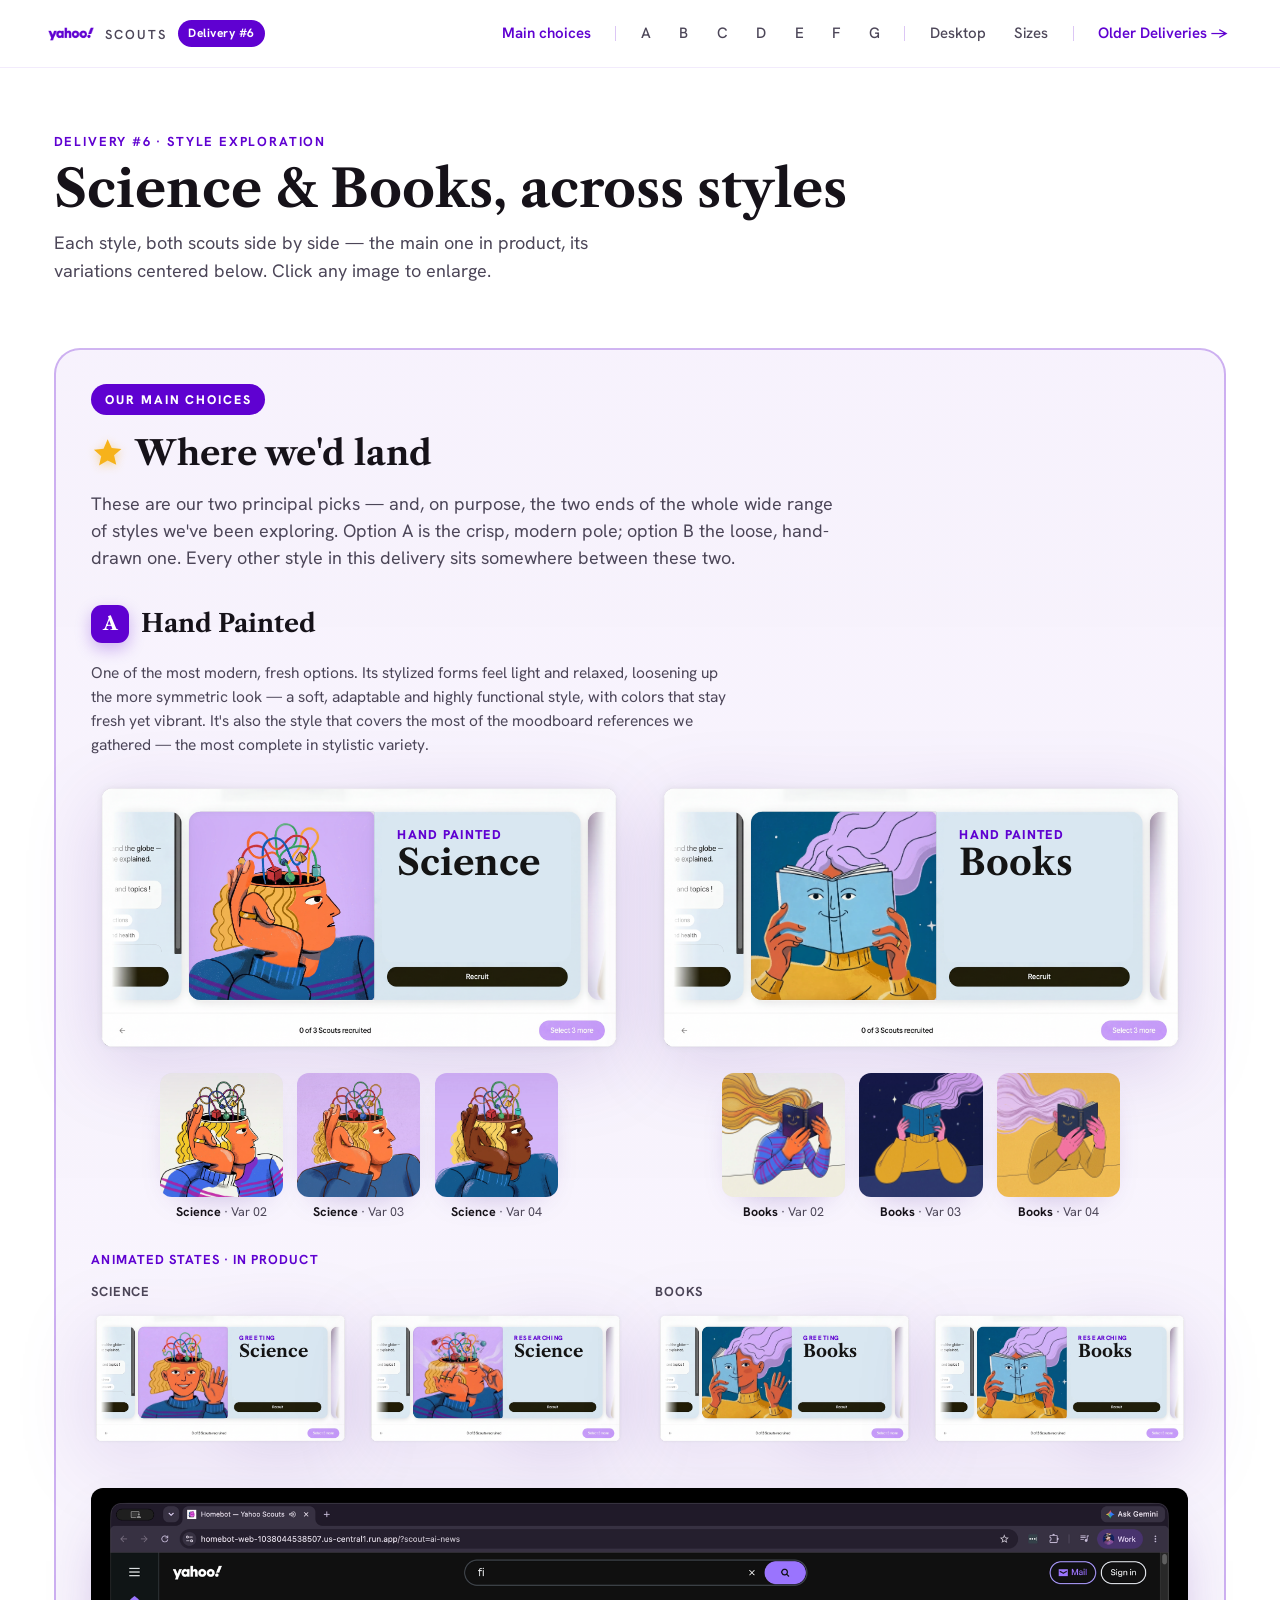
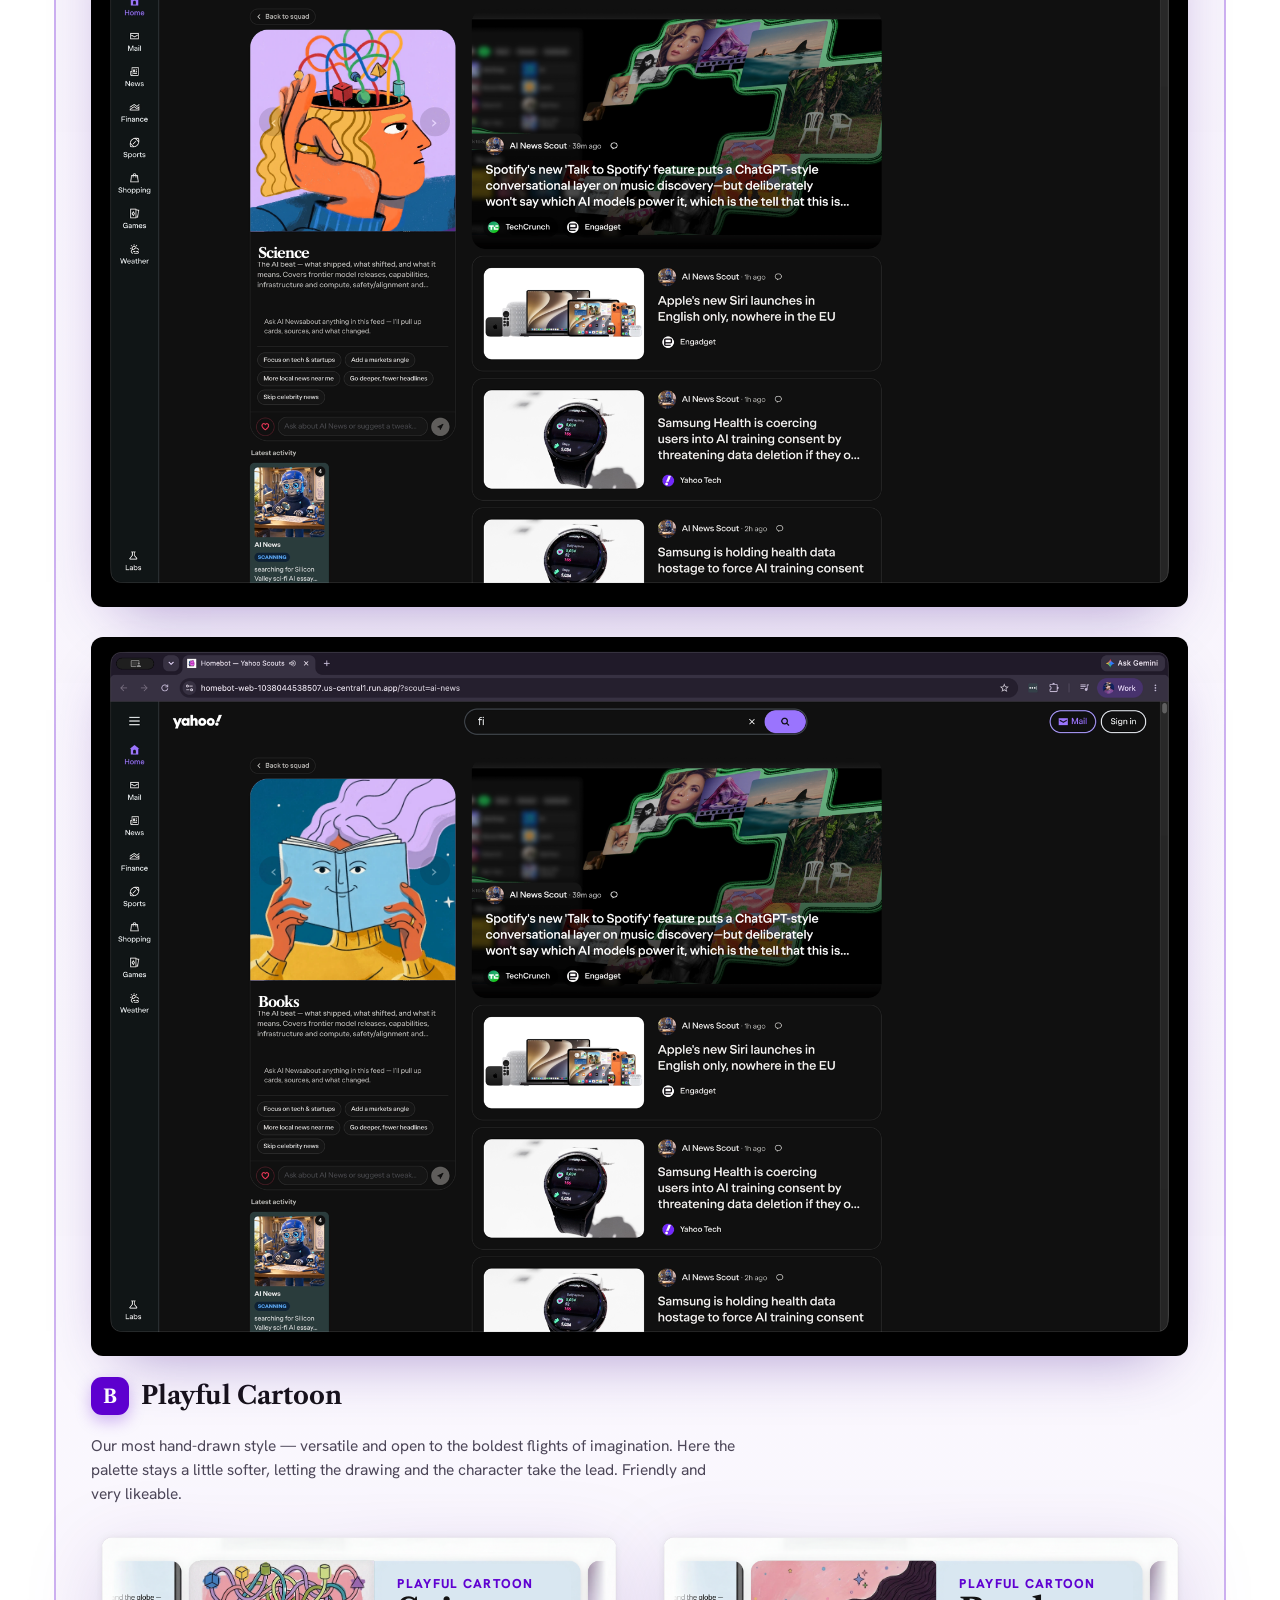
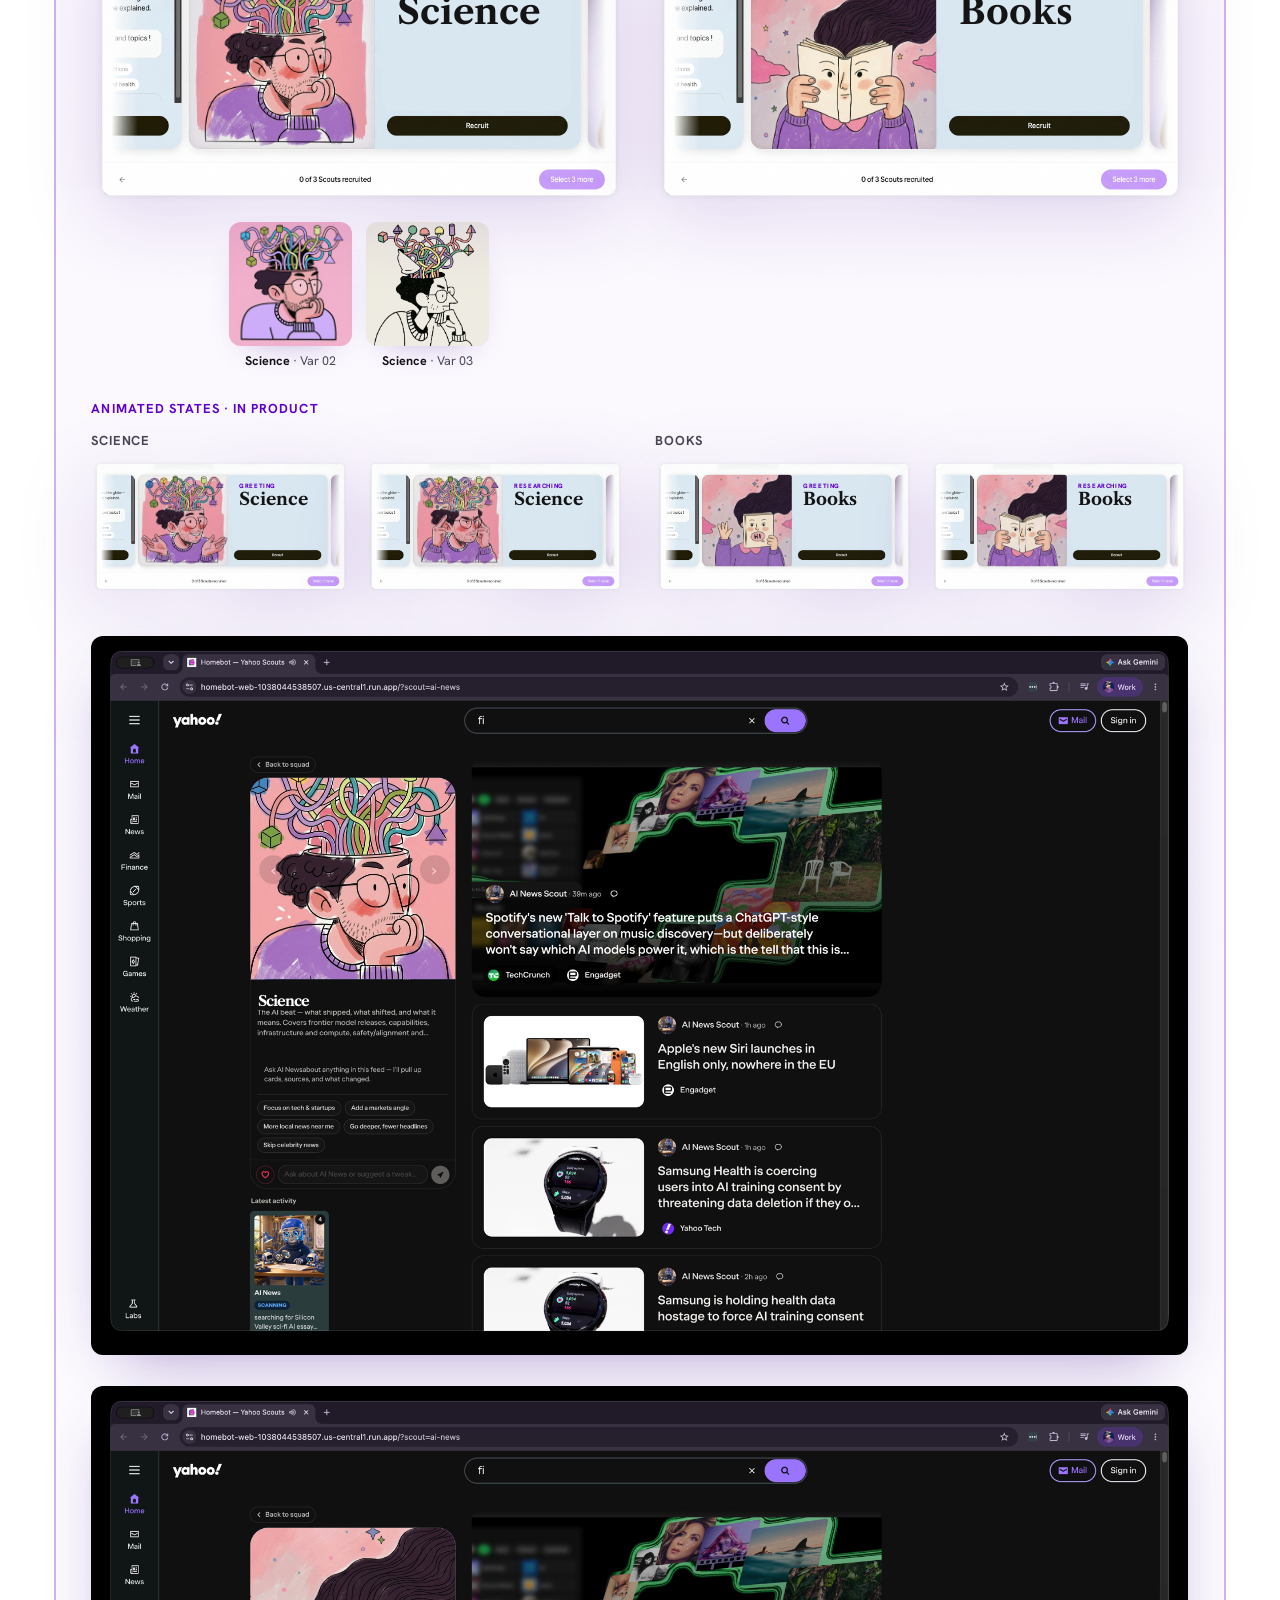
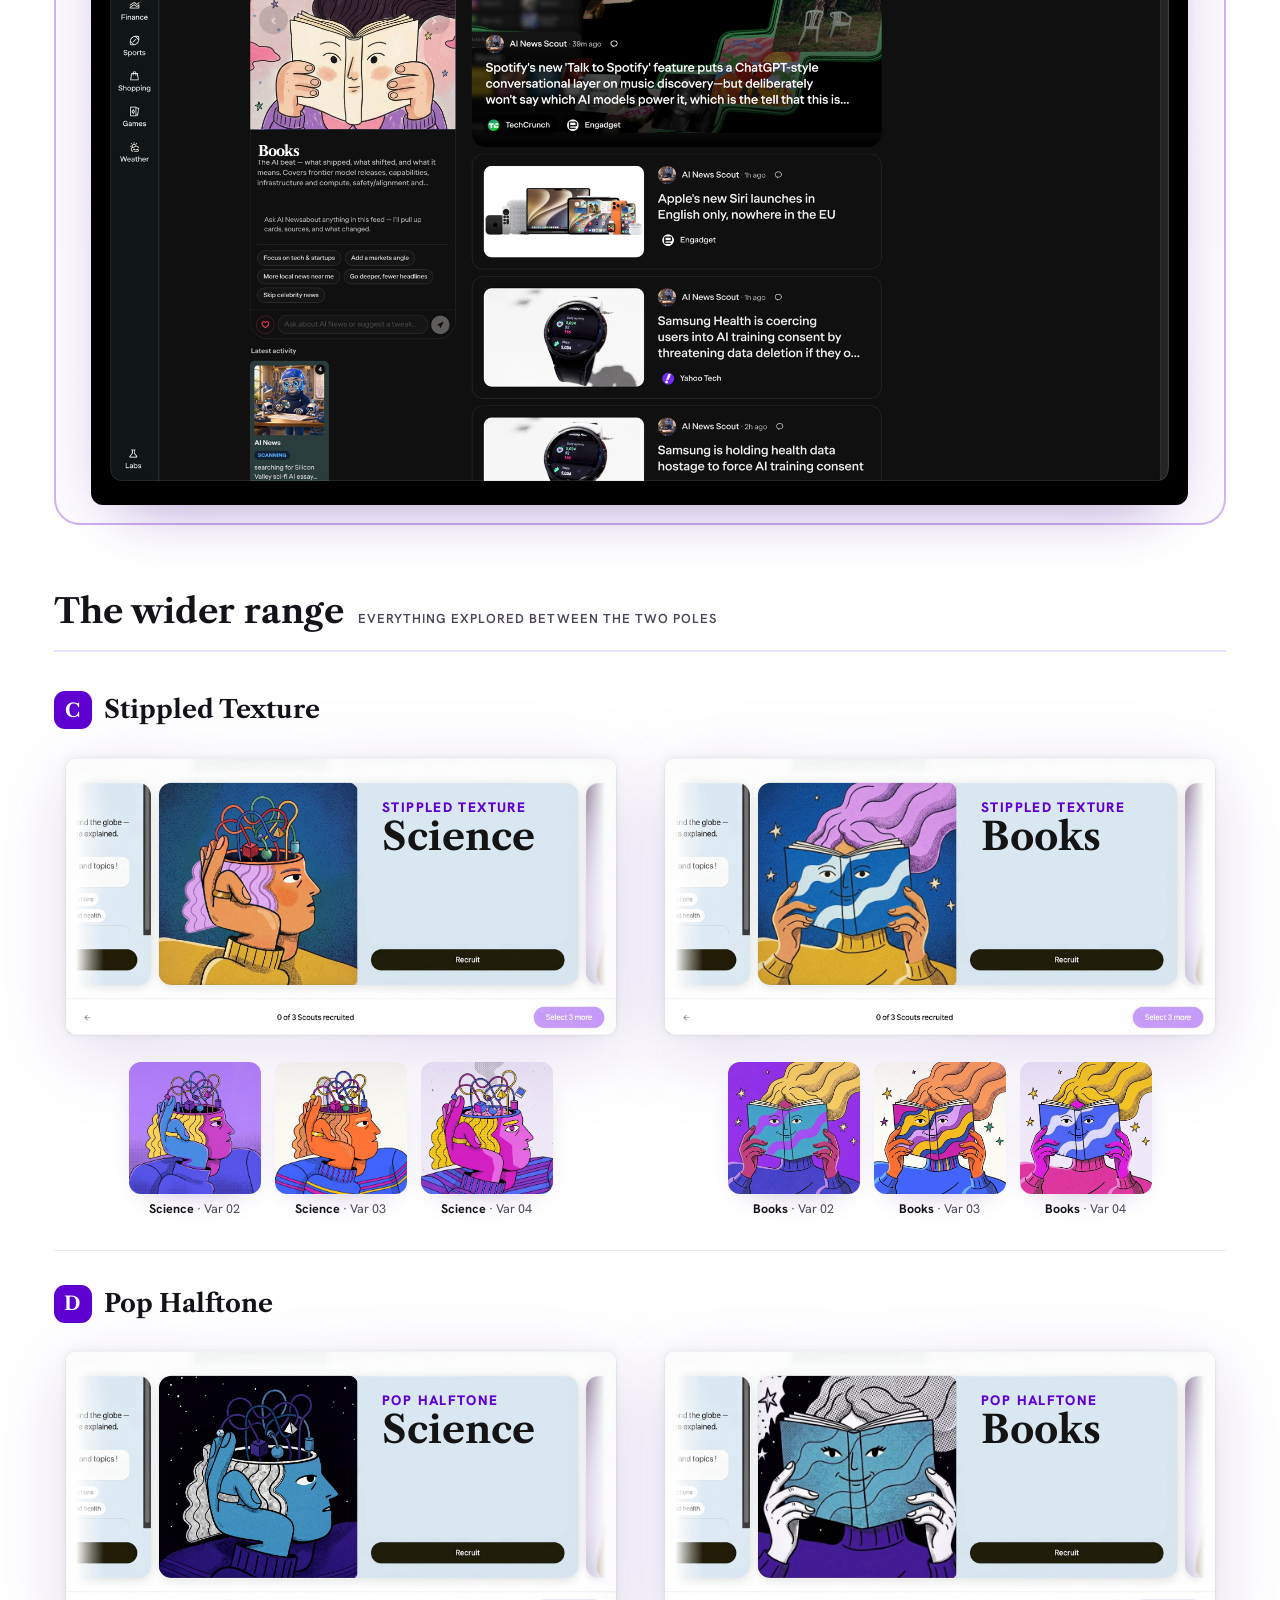
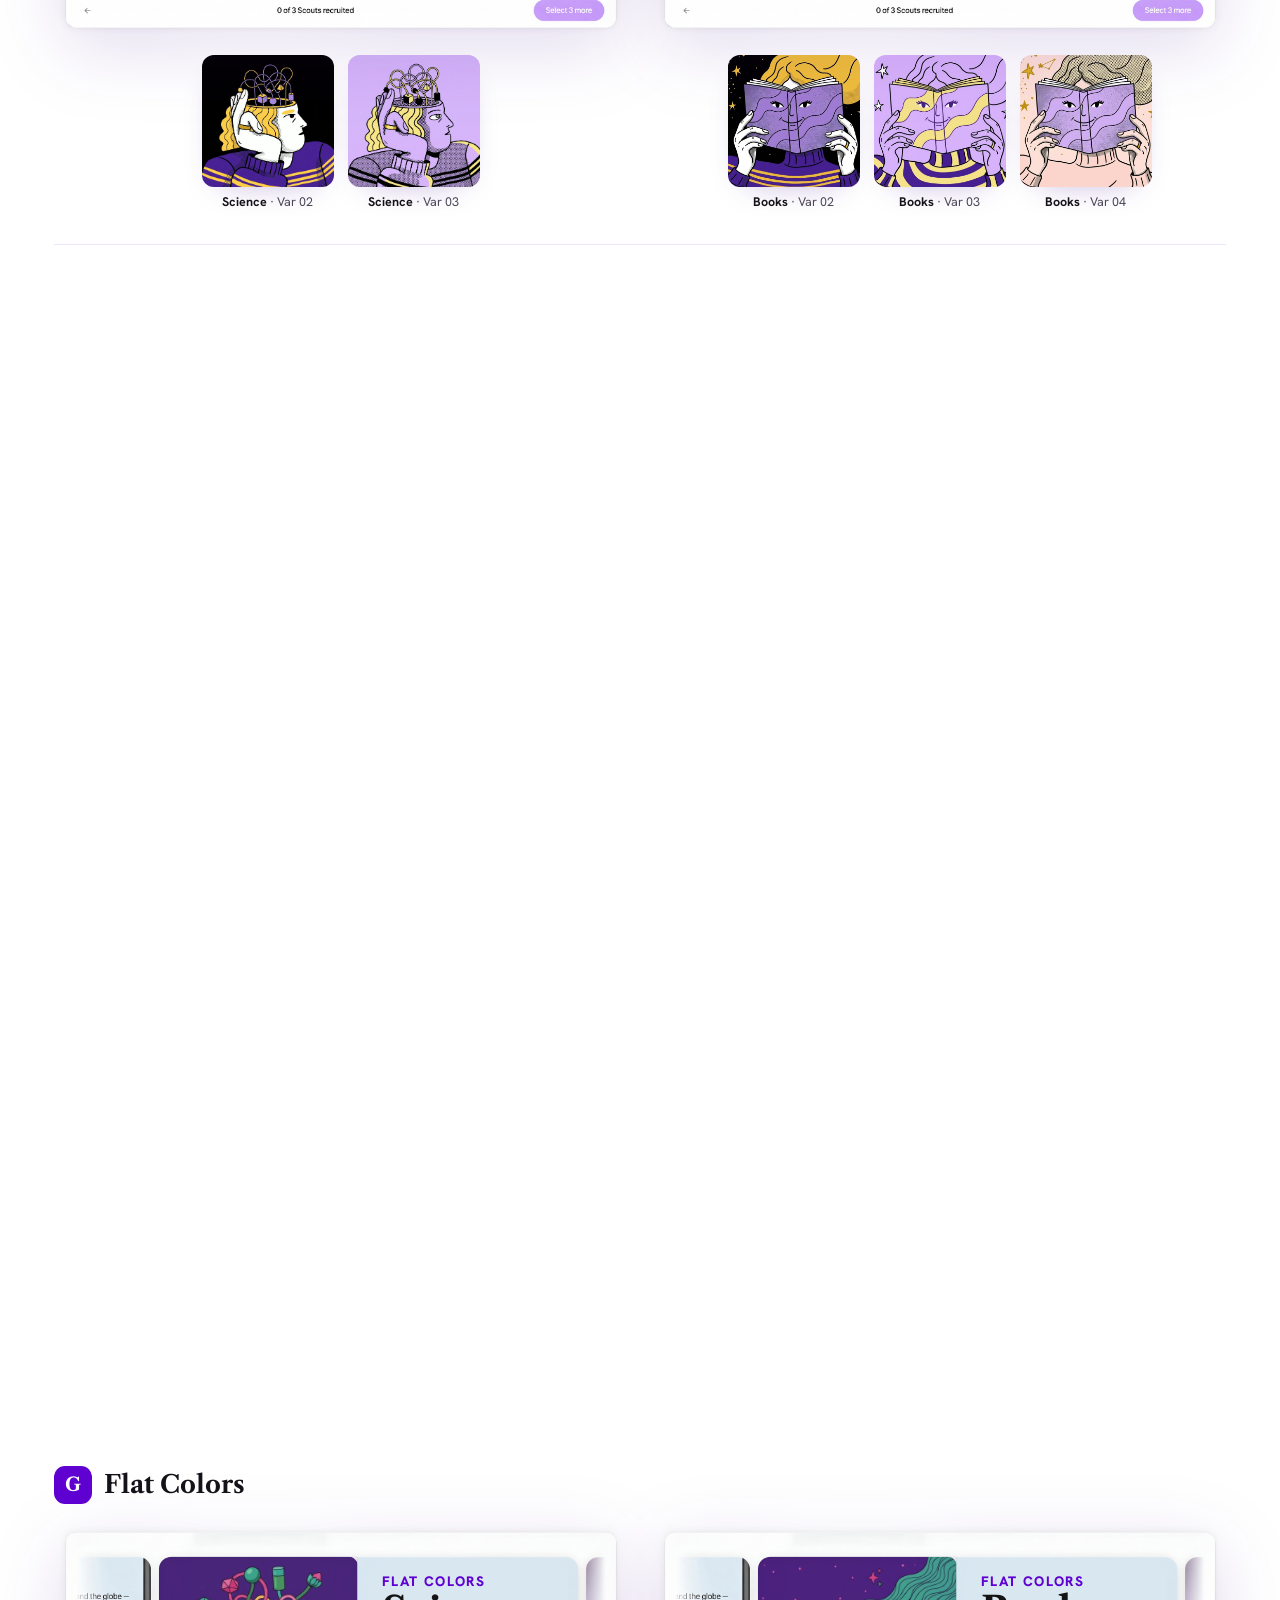
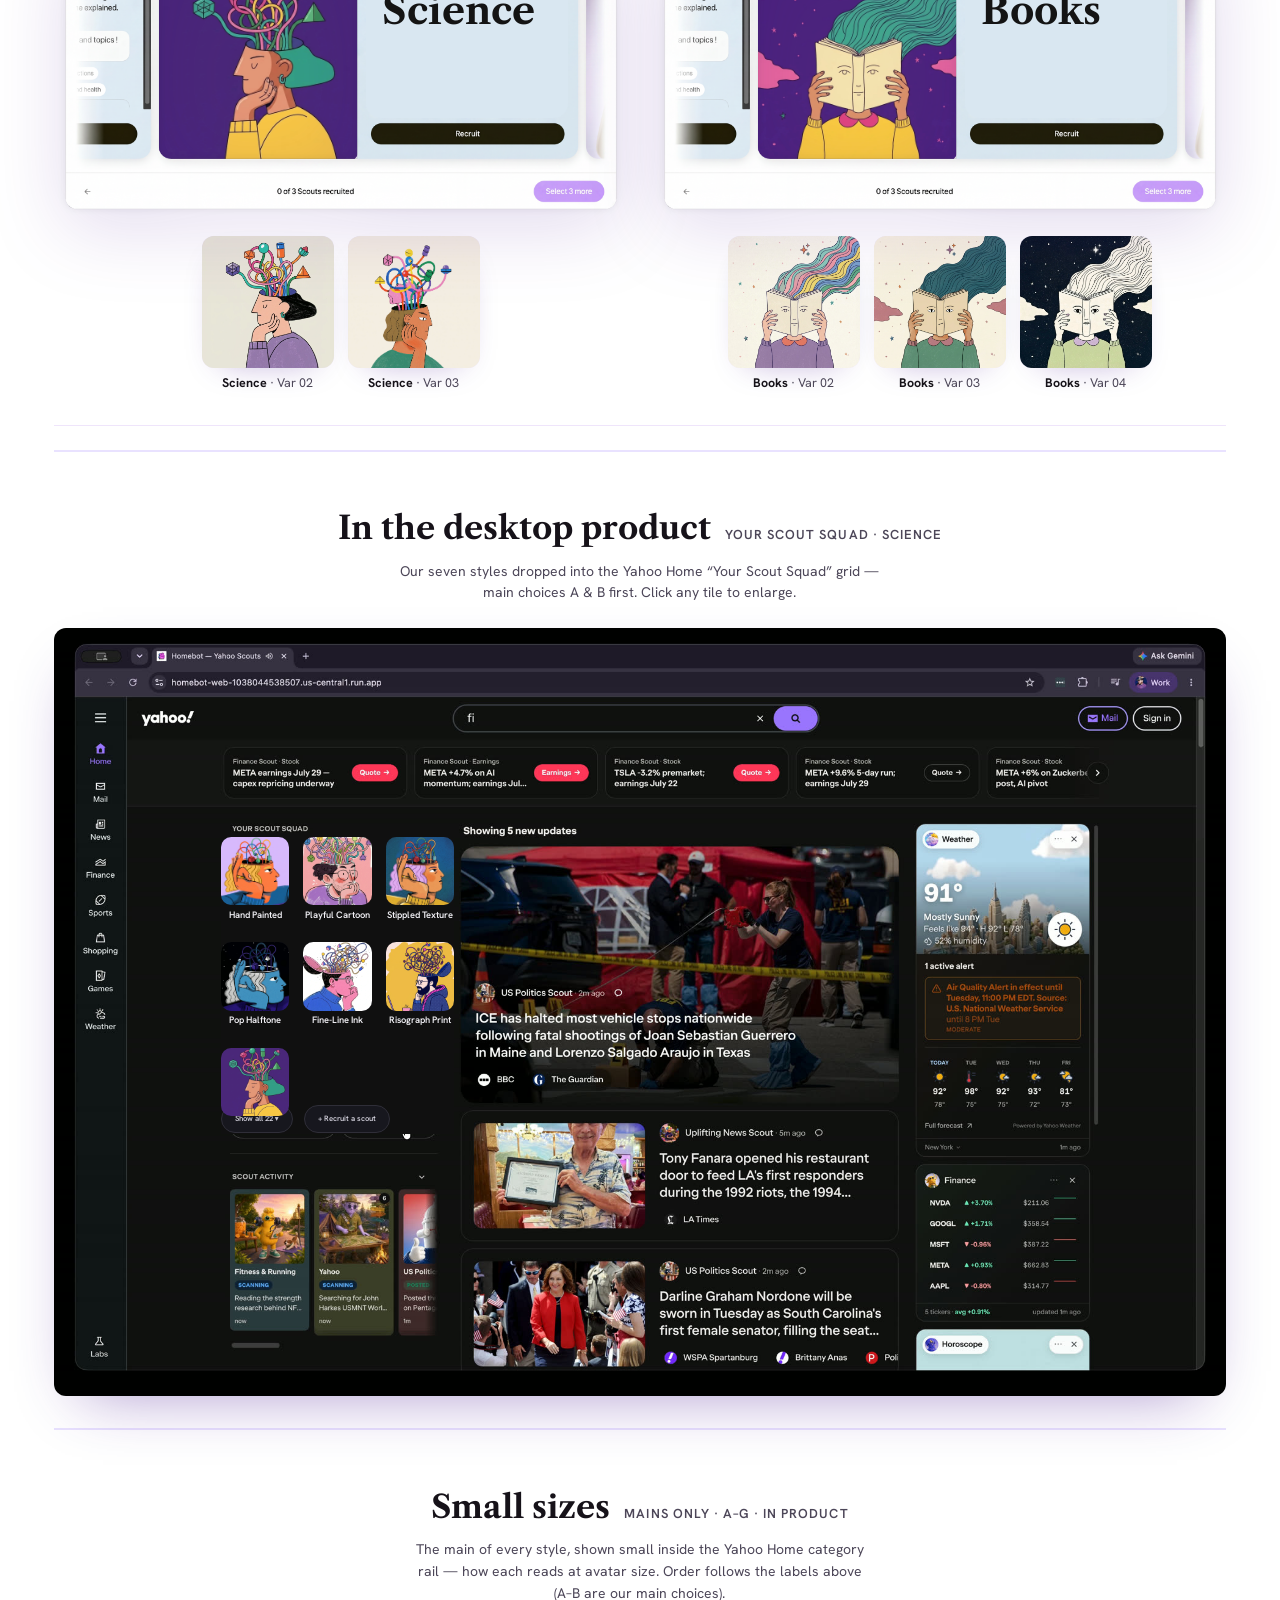
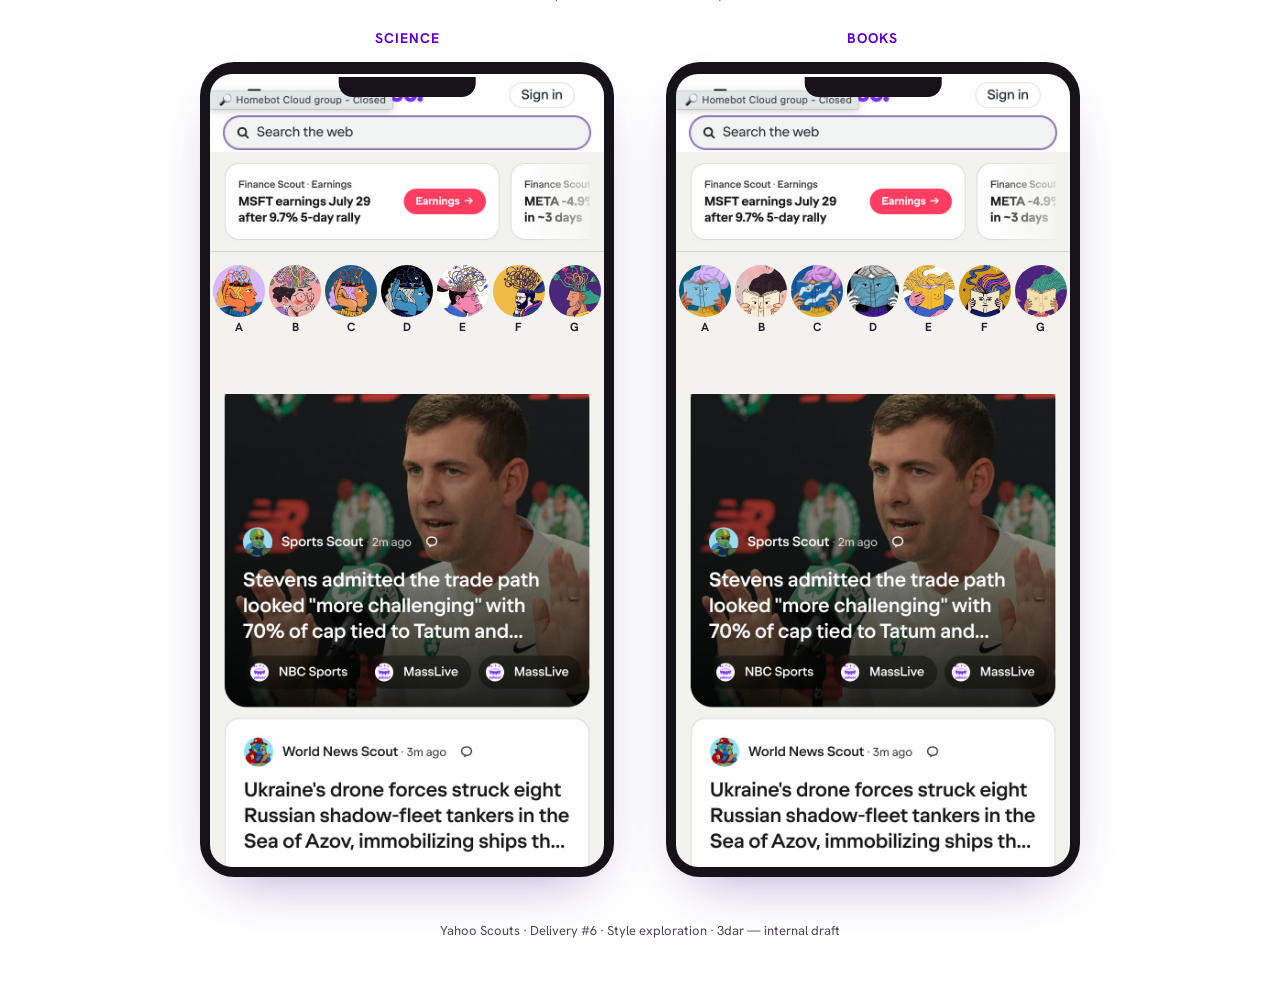
<file: index.html>
<!DOCTYPE html>
<html lang="en">
<head>
<meta charset="UTF-8" />
<meta name="viewport" content="width=device-width, initial-scale=1.0" />
<title>Yahoo Scouts — Delivery #6 · Style exploration</title>
<link rel="preconnect" href="https://fonts.googleapis.com" />
<link rel="preconnect" href="https://fonts.gstatic.com" crossorigin />
<link href="https://fonts.googleapis.com/css2?family=Hanken+Grotesk:wght@400;500;600;700;800&family=Libre+Caslon+Text:wght@400;700&display=swap" rel="stylesheet" />
<link rel="stylesheet" href="d5.css?v=10" />
<style>
  /* ---- staging ribbon ---- */
  .stbar{background:var(--ink);color:#fff;font-family:var(--font-head);font-weight:600;font-size:12.5px;text-align:center;padding:7px 14px;letter-spacing:.3px}
  .stbar b{color:var(--yellow)}

  /* ---- page shell ---- */
  .wrap{max-width:min(2260px,96vw);margin:0 auto;padding:0 clamp(14px,3vw,28px)}
  .head6{padding:clamp(30px,5vw,64px) 0 clamp(12px,2vw,20px)}
  .head6 .eyebrow{font-family:var(--font-head);font-weight:700;font-size:13px;letter-spacing:.14em;text-transform:uppercase;color:var(--purple);margin:0 0 10px}
  .head6 h1{font-family:var(--font-display);font-weight:700;font-size:clamp(30px,5vw,52px);line-height:1.05;margin:0 0 12px;color:var(--ink)}
  .head6 p{font-size:clamp(15px,1.5vw,18px);color:var(--ink-soft);max-width:60ch;margin:0}
  .scout-band{display:flex;align-items:baseline;gap:14px;margin:clamp(30px,5vw,60px) 0 6px;padding-bottom:12px;border-bottom:2px solid var(--lav)}
  .scout-band h2{font-family:var(--font-display);font-weight:700;font-size:clamp(24px,3vw,34px);margin:0;color:var(--ink)}
  .scout-band span{font-family:var(--font-head);font-weight:600;font-size:13px;color:var(--ink-soft);text-transform:uppercase;letter-spacing:.08em}

  /* ---- our main choices (highlighted lead section) ---- */
  .mainchoices{border:2px solid rgba(95,1,209,.28);background:linear-gradient(180deg,rgba(95,1,209,.05),rgba(95,1,209,.015));border-radius:26px;padding:clamp(18px,2.6vw,34px) clamp(16px,2.8vw,38px) clamp(8px,1.4vw,18px);margin:clamp(22px,3.4vw,44px) 0}
  .mc-band{margin:0 0 clamp(6px,1.4vw,14px)}
  .mc-eyebrow{display:inline-block;font-family:var(--font-head);font-weight:800;font-size:12.5px;letter-spacing:.15em;text-transform:uppercase;color:#fff;background:var(--purple);border-radius:999px;padding:6px 14px;margin:0 0 12px}
  .mc-band h2{display:flex;align-items:center;gap:10px;font-family:var(--font-display);font-weight:700;font-size:clamp(22px,2.9vw,34px);margin:0 0 10px;color:var(--ink)}
  .mc-star{width:clamp(24px,2.6vw,34px);height:auto;flex:0 0 auto;fill:#f6b21b;filter:drop-shadow(0 2px 5px rgba(246,178,27,.45))}
  .mc-lede{font-family:var(--font-head);font-size:clamp(14px,1.5vw,18px);color:var(--ink-soft);line-height:1.5;max-width:76ch;margin:0}
  .mc-why{font-family:var(--font-head);font-size:clamp(13px,1.35vw,15.5px);color:var(--ink-soft);line-height:1.55;max-width:72ch;margin:2px 0 clamp(14px,1.8vw,22px)}
  .mainchoices .style-block{border-bottom:none;padding:clamp(10px,1.6vw,20px) 0 clamp(6px,1vw,12px)}
  .mainchoices .style-block+.style-block{border-top:1px solid rgba(95,1,209,.16)}
  .mainchoices .sb-letter{background:var(--purple);box-shadow:0 6px 16px rgba(95,1,209,.28)}

  /* ---- hero scout UI: full scout page, swipeable main image + 2 videos (main choices) ---- */
  .hero-ui{position:relative;max-width:1800px;margin:clamp(16px,2.4vw,30px) auto 0;border-radius:12px;overflow:hidden;box-shadow:var(--shadow);container-type:inline-size}
  .hero-frame{position:relative;z-index:2;width:100%;display:block;pointer-events:none}
  .hero-win{position:absolute;z-index:1;left:14.3%;top:19.4%;width:19.2%;height:29%;border-radius:2.2%;overflow:hidden;background:#101010}
  .hero-slide{position:absolute;inset:0;opacity:0;transition:opacity .35s ease}
  .hero-slide.active{opacity:1}
  .hero-slide img,.hero-slide video{width:100%;height:100%;object-fit:cover;display:block;transform:scale(var(--hsc,1.23));transform-origin:50% 42%}
  .hero-title{position:absolute;z-index:3;left:14.9%;top:47.9%;min-width:7.8%;height:3.7%;display:flex;align-items:flex-end;background:#101010;color:#fff;font-family:var(--font-display);font-weight:700;font-size:1.32cqw;line-height:1;padding:0 .9cqw .15cqw .3cqw}
  .hero-arrow{position:absolute;z-index:3;top:32.5%;transform:translateY(-50%);width:clamp(26px,2.3vw,40px);height:clamp(26px,2.3vw,40px);border-radius:50%;border:none;background:rgba(18,14,26,.34);color:#fff;font-family:var(--font-head);font-size:clamp(15px,1.5vw,21px);line-height:1;display:grid;place-items:center;cursor:pointer;opacity:.4;transition:opacity .18s ease,background .18s ease}
  .hero-ui:hover .hero-arrow{opacity:.72}
  .hero-arrow:hover{opacity:1;background:rgba(18,14,26,.62)}
  .hero-prev{left:15.3%}
  .hero-next{left:30%}

  /* ---- one style block: Science | Books side by side ---- */
  .style-block{padding:clamp(20px,2.6vw,36px) 0;border-bottom:1px solid rgba(95,1,209,.10)}
  .sb-head{display:flex;align-items:center;gap:12px;margin:0 0 clamp(10px,1.4vw,18px)}
  .sb-letter{display:grid;place-items:center;width:38px;height:38px;flex:0 0 auto;border-radius:11px;background:var(--purple);color:#fff;font-family:var(--font-display);font-weight:700;font-size:19px}
  .sb-head h3{font-family:var(--font-display);font-weight:700;font-size:clamp(18px,2.1vw,25px);margin:0;color:var(--ink)}

  .compare{display:grid;grid-template-columns:1fr 1fr;gap:clamp(14px,2vw,30px);align-items:start}
  .scout-col{min-width:0;container-type:inline-size;display:flex;flex-direction:column;align-items:center}

  /* ---- product card (frame + hero behind window + label overlay) ---- */
  .pcard{position:relative;width:100%;margin:0;line-height:0;cursor:zoom-in;container-type:inline-size}
  .pcard-frame{position:relative;z-index:2;width:100%;height:auto;display:block;pointer-events:none;filter:drop-shadow(0 18px 38px rgba(60,10,140,.15))}
  .pcard-hero{position:absolute;z-index:1;left:18.3%;top:11.2%;width:34.9%;height:68.8%;border-radius:2.2cqw;overflow:hidden;background:#efe6ff}
  .pcard-hero img,.pcard-hero video{width:100%;height:100%;object-fit:cover;display:block}
  .pcard-label{position:absolute;z-index:3;left:54.4%;top:12.8%;width:35.2%;height:52.6%;background:#d9e7f1;border-radius:2.6cqw;padding:2.6% 2.8%;display:flex;flex-direction:column;justify-content:flex-start;gap:2.4%;pointer-events:none}
  .pcard-label .pl-style{font-family:var(--font-head);font-weight:800;font-size:2.4cqw;letter-spacing:.1em;text-transform:uppercase;color:var(--purple);line-height:1}
  .pcard-label .pl-scout{font-family:var(--font-display);font-weight:700;font-size:6.7cqw;line-height:1;color:#141414}

  /* ---- empty (scout not delivered yet) ---- */
  .pcard-empty{width:100%;aspect-ratio:1800/942;border-radius:20px;border:2px dashed rgba(95,1,209,.26);background:repeating-linear-gradient(135deg,rgba(95,1,209,.03),rgba(95,1,209,.03) 12px,transparent 12px,transparent 24px);display:grid;place-items:center;text-align:center;color:var(--purple);font-family:var(--font-head);font-weight:600;font-size:clamp(12px,1.4vw,15px);line-height:1.4}

  /* ---- variation row (centered under its card) ---- */
  .var-row{display:flex;flex-wrap:wrap;justify-content:center;gap:clamp(8px,1.1vw,16px);margin-top:clamp(8px,1.1vw,16px);width:100%}
  .varfig{margin:0;width:clamp(62px,23cqw,222px);cursor:zoom-in;transition:transform .18s ease}
  .varfig:hover{transform:translateY(-3px)}
  .varfig .vf-img{aspect-ratio:1;border-radius:12px;overflow:hidden;background:#efe6ff;box-shadow:var(--shadow-soft)}
  .varfig img{width:100%;height:100%;object-fit:cover;display:block}
  .varfig figcaption{margin-top:7px;font-family:var(--font-head);font-size:clamp(10px,1.05vw,12.5px);color:var(--ink-soft);line-height:1.3;text-align:center}
  .varfig figcaption b{color:var(--ink);font-weight:700}

  /* ---- animated states (videos in product, main choices only) ---- */
  .anim-block{margin-top:clamp(16px,2.4vw,30px)}
  .anim-cap{font-family:var(--font-head);font-weight:700;font-size:13px;text-transform:uppercase;letter-spacing:.08em;color:var(--purple);margin:0 0 12px}
  .anim-compare{display:grid;grid-template-columns:1fr 1fr;gap:clamp(16px,2.4vw,36px);align-items:start}
  .anim-col{min-width:0}
  .anim-name{display:block;font-family:var(--font-head);font-weight:700;font-size:13px;color:var(--ink-soft);text-transform:uppercase;letter-spacing:.06em;margin:0 0 8px}
  .anim-row{display:grid;grid-template-columns:1fr 1fr;gap:clamp(8px,1.2vw,16px);align-items:start}
  .apair{margin:0;cursor:zoom-in}
  .apair .pcard{width:100%;cursor:zoom-in}
  @media(max-width:720px){.anim-compare{grid-template-columns:1fr;gap:24px}}

  /* ---- desktop product: our scouts in the Your Scout Squad grid (overlay on screenshot) ---- */
  .desk-sec{padding:clamp(26px,4vw,52px) 0 8px;border-top:2px solid var(--lav);margin-top:clamp(10px,2vw,24px);text-align:center}
  .desk-head{display:flex;justify-content:center;align-items:baseline;gap:14px;margin:0 0 8px;flex-wrap:wrap}
  .desk-head h2{font-family:var(--font-display);font-weight:700;font-size:clamp(22px,2.6vw,32px);margin:0;color:var(--ink)}
  .desk-head span{font-family:var(--font-head);font-weight:600;font-size:13px;color:var(--ink-soft);text-transform:uppercase;letter-spacing:.08em}
  .desk-note{font-family:var(--font-head);font-size:14px;color:var(--ink-soft);margin:0 auto 24px;max-width:62ch}
  .desk{position:relative;max-width:1500px;margin:0 auto;border-radius:12px;overflow:hidden;box-shadow:var(--shadow)}
  .desk-shot{width:100%;display:block}
  .desk-squad{position:absolute;left:14.3%;top:27.2%;width:19.9%;height:38.6%;background:#101010;container-type:inline-size}
  .dt-grid{display:grid;grid-template-columns:repeat(3,1fr);gap:9% 6%}
  .dt-btns{display:flex;gap:5%;margin-top:8%}
  .dt-btn{font-family:var(--font-head);font-weight:600;font-size:3.3cqw;color:#cfcdd8;background:#17171e;border:1px solid #2f2e38;border-radius:999px;padding:3% 5.5%;display:inline-flex;align-items:center;gap:4px;white-space:nowrap}
  .dt{margin:0;cursor:zoom-in;min-width:0}
  .dt-clip{display:block;width:100%;aspect-ratio:1;border-radius:15%;overflow:hidden;background:#1b1b24}
  .dt-clip img{width:100%;height:100%;object-fit:cover;display:block;transform:scale(1.2);transform-origin:50% 34%}
  .dt figcaption{margin-top:6%;font-family:var(--font-head);font-weight:600;font-size:4cqw;color:#f3f2f7;line-height:1.12;text-align:center;display:-webkit-box;-webkit-line-clamp:2;-webkit-box-orient:vertical;overflow:hidden}

  /* ---- small sizes: mains inside the product template (V5-style rail) ---- */
  .small-sec{padding:clamp(26px,4vw,52px) 0 8px;border-top:2px solid var(--lav);margin-top:clamp(10px,2vw,24px);text-align:center}
  .small-head{display:flex;justify-content:center;align-items:baseline;gap:14px;margin:0 0 8px;flex-wrap:wrap}
  .small-head h2{font-family:var(--font-display);font-weight:700;font-size:clamp(22px,2.6vw,32px);margin:0;color:var(--ink)}
  .small-head span{font-family:var(--font-head);font-weight:600;font-size:13px;color:var(--ink-soft);text-transform:uppercase;letter-spacing:.08em}
  .small-note{font-family:var(--font-head);font-size:14px;color:var(--ink-soft);margin:0 auto 24px;max-width:56ch}
  .tmpl-row{display:flex;flex-wrap:wrap;justify-content:center;align-items:flex-start;gap:clamp(24px,4vw,64px)}
  .tmpl{width:min(414px,94vw)}
  .tmpl-cap{font-family:var(--font-head);font-weight:700;font-size:14px;text-transform:uppercase;letter-spacing:.07em;color:var(--purple);margin:0 0 12px}
  .sphone{position:relative;background:#161219;border-radius:34px;padding:12px 10px 10px;box-shadow:var(--shadow);container-type:inline-size}
  .sphone-notch{position:absolute;top:15px;left:50%;transform:translateX(-50%);width:33%;height:2.4%;background:#161219;border-radius:0 0 14px 14px;z-index:3}
  .sphone-screen{position:relative;border-radius:22px;overflow:hidden}
  .sphone-screen>img{width:100%;display:block}
  .srail{position:absolute;left:0;top:23.8%;width:100%;height:16.6%;background:#F3F2EF;overflow:hidden;display:flex;justify-content:center;align-items:flex-start;gap:0.9cqw;padding:0.6cqw 1cqw 0;z-index:2}
  .scirc{flex:0 0 auto;display:flex;flex-direction:column;align-items:center;margin:0;cursor:zoom-in}
  .scirc-clip{width:13.3cqw;height:13.3cqw;border-radius:50%;overflow:hidden;background:#e7e0f4}
  .scirc-clip img{width:100%;height:100%;object-fit:cover;display:block;transform:scale(1.16);transform-origin:50% 30%}
  .scirc figcaption{font-family:var(--font-head);font-weight:700;font-size:3cqw;line-height:1;margin-top:1.3cqw;color:#241f30}

  footer.foot6{padding:36px 0 56px;color:var(--ink-soft);font-family:var(--font-head);font-size:13px;text-align:center}

  @media(max-width:720px){
    .compare{grid-template-columns:1fr;gap:26px;justify-items:center}
    .scout-col{width:min(560px,100%)}
    .pcard{cursor:pointer}
  }
</style>
</head>
<body>


<!-- ============ NAV ============ -->
<header class="nav" id="nav">
  <a href="#top" class="brand" aria-label="Yahoo Scouts">
    <img src="assets/brand/yahoo-logo.png" class="brand-logo" alt="Yahoo" />
    <span class="brand-sub">scouts</span>
    <span class="brand-badge">Delivery&nbsp;#6</span>
  </a>
  <nav class="nav-links">
    <a href="#main-choices" class="nav-history">Main&nbsp;choices</a>
    <span class="nav-sep"></span>
    <a href="#style-a">A</a>
    <a href="#style-b">B</a>
    <a href="#style-c">C</a>
    <a href="#style-d">D</a>
    <a href="#style-e">E</a>
    <a href="#style-f">F</a>
    <a href="#style-g">G</a>
    <span class="nav-sep"></span>
    <a href="#desktop">Desktop</a>
    <a href="#small">Sizes</a>
    <span class="nav-sep"></span>
    <a href="history.html" class="nav-history">Older&nbsp;Deliveries&nbsp;&rarr;</a>
  </nav>
</header>

<main id="top">
  <div class="wrap">

    <!-- ============ HEADER ============ -->
    <section class="head6">
      <p class="eyebrow">Delivery #6 · Style exploration</p>
      <h1>Science &amp; Books, across styles</h1>
      <p>Each style, both scouts side by side — the main one in product, its variations centered below. Click any image to enlarge.</p>
    </section>

    <!-- ============ OUR MAIN CHOICES ============ -->
    <section id="main-choices" class="mainchoices reveal">
      <div class="mc-band">
        <p class="mc-eyebrow">Our Main Choices</p>
        <h2><svg class="mc-star" viewBox="0 0 24 24" aria-hidden="true"><path d="M12 1.6l2.95 6.36 6.98.62-5.28 4.63 1.57 6.83L12 16.9l-6.19 3.74 1.57-6.83L2.1 9.18l6.98-.62L12 1.6z"/></svg>Where we'd land</h2>
        <p class="mc-lede">These are our two principal picks — and, on purpose, the two ends of the whole wide range of styles we've been exploring. Option A is the crisp, modern pole; option B the loose, hand-drawn one. Every other style in this delivery sits somewhere between these two.</p>
      </div>

      <!-- CHOICE A — Hand Painted (was Style A) -->
      <article class="style-block reveal" id="style-a">
        <div class="sb-head"><span class="sb-letter">A</span><h3>Hand Painted</h3></div>
        <p class="mc-why">One of the most modern, fresh options. Its stylized forms feel light and relaxed, loosening up the more symmetric look — a soft, adaptable and highly functional style, with colors that stay fresh yet vibrant. It's also the style that covers the most of the moodboard references we gathered — the most complete in stylistic variety.</p>
        <div class="compare">
          <div class="scout-col">
            <div class="pcard" data-full="media/sc_science_a_001.jpg">
              <img class="pcard-frame" src="media/ui-frame.png" alt="" />
              <div class="pcard-hero"><img src="media/sc_science_a_001.jpg" alt="Science — Hand Painted" /></div>
              <div class="pcard-label"><span class="pl-style">Hand Painted</span><span class="pl-scout">Science</span></div>
            </div>
            <div class="var-row">
              <figure class="varfig" data-full="media/sc_science_a_002.jpg"><div class="vf-img"><img src="media/sc_science_a_002.jpg" alt="" /></div><figcaption><b>Science</b> · Var 02</figcaption></figure>
              <figure class="varfig" data-full="media/sc_science_a_003.jpg"><div class="vf-img"><img src="media/sc_science_a_003.jpg" alt="" /></div><figcaption><b>Science</b> · Var 03</figcaption></figure>
              <figure class="varfig" data-full="media/sc_science_a_004.jpg"><div class="vf-img"><img src="media/sc_science_a_004.jpg" alt="" /></div><figcaption><b>Science</b> · Var 04</figcaption></figure>
            </div>
          </div>
          <div class="scout-col">
            <div class="pcard" data-full="media/sc_books_a_001.jpg">
              <img class="pcard-frame" src="media/ui-frame.png" alt="" />
              <div class="pcard-hero"><img src="media/sc_books_a_001.jpg" alt="Books — Hand Painted" /></div>
              <div class="pcard-label"><span class="pl-style">Hand Painted</span><span class="pl-scout">Books</span></div>
            </div>
            <div class="var-row">
              <figure class="varfig" data-full="media/sc_books_a_002.jpg"><div class="vf-img"><img src="media/sc_books_a_002.jpg" alt="" /></div><figcaption><b>Books</b> · Var 02</figcaption></figure>
              <figure class="varfig" data-full="media/sc_books_a_003.jpg"><div class="vf-img"><img src="media/sc_books_a_003.jpg" alt="" /></div><figcaption><b>Books</b> · Var 03</figcaption></figure>
              <figure class="varfig" data-full="media/sc_books_a_004.jpg"><div class="vf-img"><img src="media/sc_books_a_004.jpg" alt="" /></div><figcaption><b>Books</b> · Var 04</figcaption></figure>
            </div>
          </div>
        </div>
        <div class="anim-block">
          <div class="anim-cap">Animated states · in product</div>
          <div class="anim-compare">
            <div class="anim-col">
              <span class="anim-name">Science</span>
              <div class="anim-row">
                <figure class="apair" data-full="media/sc_science_a_greeting.mp4">
                  <div class="pcard">
                    <img class="pcard-frame" src="media/ui-frame.png" alt="" />
                    <div class="pcard-hero"><video class="autovid" src="media/sc_science_a_greeting.mp4" poster="media/sc_science_a_greeting.jpg" muted loop playsinline preload="none"></video></div>
                    <div class="pcard-label"><span class="pl-style">Greeting</span><span class="pl-scout">Science</span></div>
                  </div>
                </figure>
                <figure class="apair" data-full="media/sc_science_a_researching.mp4">
                  <div class="pcard">
                    <img class="pcard-frame" src="media/ui-frame.png" alt="" />
                    <div class="pcard-hero"><video class="autovid" src="media/sc_science_a_researching.mp4" poster="media/sc_science_a_researching.jpg" muted loop playsinline preload="none"></video></div>
                    <div class="pcard-label"><span class="pl-style">Researching</span><span class="pl-scout">Science</span></div>
                  </div>
                </figure>
              </div>
            </div>
            <div class="anim-col">
              <span class="anim-name">Books</span>
              <div class="anim-row">
                <figure class="apair" data-full="media/sc_books_a_greeting.mp4">
                  <div class="pcard">
                    <img class="pcard-frame" src="media/ui-frame.png" alt="" />
                    <div class="pcard-hero"><video class="autovid" src="media/sc_books_a_greeting.mp4" poster="media/sc_books_a_greeting.jpg" muted loop playsinline preload="none"></video></div>
                    <div class="pcard-label"><span class="pl-style">Greeting</span><span class="pl-scout">Books</span></div>
                  </div>
                </figure>
                <figure class="apair" data-full="media/sc_books_a_researching.mp4">
                  <div class="pcard">
                    <img class="pcard-frame" src="media/ui-frame.png" alt="" />
                    <div class="pcard-hero"><video class="autovid" src="media/sc_books_a_researching.mp4" poster="media/sc_books_a_researching.jpg" muted loop playsinline preload="none"></video></div>
                    <div class="pcard-label"><span class="pl-style">Researching</span><span class="pl-scout">Books</span></div>
                  </div>
                </figure>
              </div>
            </div>
          </div>
        </div>
      </article>

      <!-- HERO SCOUT UI — Hand Painted · Science -->
      <div class="hero-ui" data-hero>
        <img class="hero-frame" src="media/hero-scout-ui.png" alt="Yahoo Home — Science scout page (Hand Painted)" />
        <div class="hero-win">
          <figure class="hero-slide active"><img src="media/sc_science_a_001.jpg" alt="Hand Painted — Science" /></figure>
          <figure class="hero-slide"><video src="media/sc_science_a_greeting.mp4" poster="media/sc_science_a_greeting.jpg" muted loop playsinline preload="none"></video></figure>
          <figure class="hero-slide"><video src="media/sc_science_a_researching.mp4" poster="media/sc_science_a_researching.jpg" muted loop playsinline preload="none"></video></figure>
        </div>
        <button class="hero-arrow hero-prev" aria-label="Previous">&#8249;</button>
        <button class="hero-arrow hero-next" aria-label="Next">&#8250;</button>
        <span class="hero-title">Science</span>
      </div>

      <!-- HERO SCOUT UI — Hand Painted · Books -->
      <div class="hero-ui" data-hero style="--hsc:1.0">
        <img class="hero-frame" src="media/hero-scout-ui.png" alt="Yahoo Home — Books scout page (Hand Painted)" />
        <div class="hero-win">
          <figure class="hero-slide active"><img src="media/sc_books_a_001.jpg" alt="Hand Painted — Books" /></figure>
          <figure class="hero-slide"><video src="media/sc_books_a_greeting.mp4" poster="media/sc_books_a_greeting.jpg" muted loop playsinline preload="none"></video></figure>
          <figure class="hero-slide"><video src="media/sc_books_a_researching.mp4" poster="media/sc_books_a_researching.jpg" muted loop playsinline preload="none"></video></figure>
        </div>
        <button class="hero-arrow hero-prev" aria-label="Previous">&#8249;</button>
        <button class="hero-arrow hero-next" aria-label="Next">&#8250;</button>
        <span class="hero-title">Books</span>
      </div>

      <!-- CHOICE B — Playful Cartoon (was Style E) -->
      <article class="style-block reveal" id="style-b">
        <div class="sb-head"><span class="sb-letter">B</span><h3>Playful Cartoon</h3></div>
        <p class="mc-why">Our most hand-drawn style — versatile and open to the boldest flights of imagination. Here the palette stays a little softer, letting the drawing and the character take the lead. Friendly and very likeable.</p>
        <div class="compare">
          <div class="scout-col">
            <div class="pcard" data-full="media/sc_science_e_001.jpg">
              <img class="pcard-frame" src="media/ui-frame.png" alt="" />
              <div class="pcard-hero"><img src="media/sc_science_e_001.jpg" alt="Science — Playful Cartoon" /></div>
              <div class="pcard-label"><span class="pl-style">Playful Cartoon</span><span class="pl-scout">Science</span></div>
            </div>
            <div class="var-row">
              <figure class="varfig" data-full="media/sc_science_e_002.jpg"><div class="vf-img"><img src="media/sc_science_e_002.jpg" alt="" /></div><figcaption><b>Science</b> · Var 02</figcaption></figure>
              <figure class="varfig" data-full="media/sc_science_e_003.jpg"><div class="vf-img"><img src="media/sc_science_e_003.jpg" alt="" /></div><figcaption><b>Science</b> · Var 03</figcaption></figure>
            </div>
          </div>
          <div class="scout-col">
            <div class="pcard" data-full="media/sc_books_e_001.jpg">
              <img class="pcard-frame" src="media/ui-frame.png" alt="" />
              <div class="pcard-hero"><img src="media/sc_books_e_001.jpg" alt="Books — Playful Cartoon" /></div>
              <div class="pcard-label"><span class="pl-style">Playful Cartoon</span><span class="pl-scout">Books</span></div>
            </div>
            <div class="var-row"></div>
          </div>
        </div>
        <div class="anim-block">
          <div class="anim-cap">Animated states · in product</div>
          <div class="anim-compare">
            <div class="anim-col">
              <span class="anim-name">Science</span>
              <div class="anim-row">
                <figure class="apair" data-full="media/sc_science_e_greeting.mp4">
                  <div class="pcard">
                    <img class="pcard-frame" src="media/ui-frame.png" alt="" />
                    <div class="pcard-hero"><video class="autovid" src="media/sc_science_e_greeting.mp4" poster="media/sc_science_e_greeting.jpg" muted loop playsinline preload="none"></video></div>
                    <div class="pcard-label"><span class="pl-style">Greeting</span><span class="pl-scout">Science</span></div>
                  </div>
                </figure>
                <figure class="apair" data-full="media/sc_science_e_researching.mp4">
                  <div class="pcard">
                    <img class="pcard-frame" src="media/ui-frame.png" alt="" />
                    <div class="pcard-hero"><video class="autovid" src="media/sc_science_e_researching.mp4" poster="media/sc_science_e_researching.jpg" muted loop playsinline preload="none"></video></div>
                    <div class="pcard-label"><span class="pl-style">Researching</span><span class="pl-scout">Science</span></div>
                  </div>
                </figure>
              </div>
            </div>
            <div class="anim-col">
              <span class="anim-name">Books</span>
              <div class="anim-row">
                <figure class="apair" data-full="media/sc_books_e_greeting.mp4">
                  <div class="pcard">
                    <img class="pcard-frame" src="media/ui-frame.png" alt="" />
                    <div class="pcard-hero"><video class="autovid" src="media/sc_books_e_greeting.mp4" poster="media/sc_books_e_greeting.jpg" muted loop playsinline preload="none"></video></div>
                    <div class="pcard-label"><span class="pl-style">Greeting</span><span class="pl-scout">Books</span></div>
                  </div>
                </figure>
                <figure class="apair" data-full="media/sc_books_e_researching.mp4">
                  <div class="pcard">
                    <img class="pcard-frame" src="media/ui-frame.png" alt="" />
                    <div class="pcard-hero"><video class="autovid" src="media/sc_books_e_researching.mp4" poster="media/sc_books_e_researching.jpg" muted loop playsinline preload="none"></video></div>
                    <div class="pcard-label"><span class="pl-style">Researching</span><span class="pl-scout">Books</span></div>
                  </div>
                </figure>
              </div>
            </div>
          </div>
        </div>
      </article>

      <!-- HERO SCOUT UI — Playful Cartoon · Science -->
      <div class="hero-ui" data-hero>
        <img class="hero-frame" src="media/hero-scout-ui.png" alt="Yahoo Home — Science scout page (Playful Cartoon)" />
        <div class="hero-win">
          <figure class="hero-slide active"><img src="media/sc_science_e_001.jpg" alt="Playful Cartoon — Science" /></figure>
          <figure class="hero-slide"><video src="media/sc_science_e_greeting.mp4" poster="media/sc_science_e_greeting.jpg" muted loop playsinline preload="none"></video></figure>
          <figure class="hero-slide"><video src="media/sc_science_e_researching.mp4" poster="media/sc_science_e_researching.jpg" muted loop playsinline preload="none"></video></figure>
        </div>
        <button class="hero-arrow hero-prev" aria-label="Previous">&#8249;</button>
        <button class="hero-arrow hero-next" aria-label="Next">&#8250;</button>
        <span class="hero-title">Science</span>
      </div>

      <!-- HERO SCOUT UI — Playful Cartoon · Books -->
      <div class="hero-ui" data-hero>
        <img class="hero-frame" src="media/hero-scout-ui.png" alt="Yahoo Home — Books scout page (Playful Cartoon)" />
        <div class="hero-win">
          <figure class="hero-slide active"><img src="media/sc_books_e_001.jpg" alt="Playful Cartoon — Books" /></figure>
          <figure class="hero-slide"><video src="media/sc_books_e_greeting.mp4" poster="media/sc_books_e_greeting.jpg" muted loop playsinline preload="none"></video></figure>
          <figure class="hero-slide"><video src="media/sc_books_e_researching.mp4" poster="media/sc_books_e_researching.jpg" muted loop playsinline preload="none"></video></figure>
        </div>
        <button class="hero-arrow hero-prev" aria-label="Previous">&#8249;</button>
        <button class="hero-arrow hero-next" aria-label="Next">&#8250;</button>
        <span class="hero-title">Books</span>
      </div>
    </section>

    <!-- ============ THE WIDER RANGE (Science | Books) ============ -->
    <section id="styles">
      <div class="scout-band">
        <h2>The wider range</h2>
        <span>Everything explored between the two poles</span>
      </div>

      <!-- STYLE C — Stippled Texture (was B) -->
      <article class="style-block reveal" id="style-c">
        <div class="sb-head"><span class="sb-letter">C</span><h3>Stippled Texture</h3></div>
        <div class="compare">
          <div class="scout-col">
            <div class="pcard" data-full="media/sc_science_b_001.jpg">
              <img class="pcard-frame" src="media/ui-frame.png" alt="" />
              <div class="pcard-hero"><img src="media/sc_science_b_001.jpg" alt="Science — Stippled Texture" /></div>
              <div class="pcard-label"><span class="pl-style">Stippled Texture</span><span class="pl-scout">Science</span></div>
            </div>
            <div class="var-row">
              <figure class="varfig" data-full="media/sc_science_b_002.jpg"><div class="vf-img"><img src="media/sc_science_b_002.jpg" alt="" /></div><figcaption><b>Science</b> · Var 02</figcaption></figure>
              <figure class="varfig" data-full="media/sc_science_b_003.jpg"><div class="vf-img"><img src="media/sc_science_b_003.jpg" alt="" /></div><figcaption><b>Science</b> · Var 03</figcaption></figure>
              <figure class="varfig" data-full="media/sc_science_b_004.jpg"><div class="vf-img"><img src="media/sc_science_b_004.jpg" alt="" /></div><figcaption><b>Science</b> · Var 04</figcaption></figure>
            </div>
          </div>
          <div class="scout-col">
            <div class="pcard" data-full="media/sc_books_b_001.jpg">
              <img class="pcard-frame" src="media/ui-frame.png" alt="" />
              <div class="pcard-hero"><img src="media/sc_books_b_001.jpg" alt="Books — Stippled Texture" /></div>
              <div class="pcard-label"><span class="pl-style">Stippled Texture</span><span class="pl-scout">Books</span></div>
            </div>
            <div class="var-row">
              <figure class="varfig" data-full="media/sc_books_b_002.jpg"><div class="vf-img"><img src="media/sc_books_b_002.jpg" alt="" /></div><figcaption><b>Books</b> · Var 02</figcaption></figure>
              <figure class="varfig" data-full="media/sc_books_b_003.jpg"><div class="vf-img"><img src="media/sc_books_b_003.jpg" alt="" /></div><figcaption><b>Books</b> · Var 03</figcaption></figure>
              <figure class="varfig" data-full="media/sc_books_b_004.jpg"><div class="vf-img"><img src="media/sc_books_b_004.jpg" alt="" /></div><figcaption><b>Books</b> · Var 04</figcaption></figure>
            </div>
          </div>
        </div>
      </article>

      <!-- STYLE D — Pop Halftone (was C) -->
      <article class="style-block reveal" id="style-d">
        <div class="sb-head"><span class="sb-letter">D</span><h3>Pop Halftone</h3></div>
        <div class="compare">
          <div class="scout-col">
            <div class="pcard" data-full="media/sc_science_c_001.jpg">
              <img class="pcard-frame" src="media/ui-frame.png" alt="" />
              <div class="pcard-hero"><img src="media/sc_science_c_001.jpg" alt="Science — Pop Halftone" /></div>
              <div class="pcard-label"><span class="pl-style">Pop Halftone</span><span class="pl-scout">Science</span></div>
            </div>
            <div class="var-row">
              <figure class="varfig" data-full="media/sc_science_c_002.jpg"><div class="vf-img"><img src="media/sc_science_c_002.jpg" alt="" /></div><figcaption><b>Science</b> · Var 02</figcaption></figure>
              <figure class="varfig" data-full="media/sc_science_c_003.jpg"><div class="vf-img"><img src="media/sc_science_c_003.jpg" alt="" /></div><figcaption><b>Science</b> · Var 03</figcaption></figure>
            </div>
          </div>
          <div class="scout-col">
            <div class="pcard" data-full="media/sc_books_c_001.jpg">
              <img class="pcard-frame" src="media/ui-frame.png" alt="" />
              <div class="pcard-hero"><img src="media/sc_books_c_001.jpg" alt="Books — Pop Halftone" /></div>
              <div class="pcard-label"><span class="pl-style">Pop Halftone</span><span class="pl-scout">Books</span></div>
            </div>
            <div class="var-row">
              <figure class="varfig" data-full="media/sc_books_c_002.jpg"><div class="vf-img"><img src="media/sc_books_c_002.jpg" alt="" /></div><figcaption><b>Books</b> · Var 02</figcaption></figure>
              <figure class="varfig" data-full="media/sc_books_c_003.jpg"><div class="vf-img"><img src="media/sc_books_c_003.jpg" alt="" /></div><figcaption><b>Books</b> · Var 03</figcaption></figure>
              <figure class="varfig" data-full="media/sc_books_c_004.jpg"><div class="vf-img"><img src="media/sc_books_c_004.jpg" alt="" /></div><figcaption><b>Books</b> · Var 04</figcaption></figure>
            </div>
          </div>
        </div>
      </article>

      <!-- STYLE E — Fine-Line Ink (was D) -->
      <article class="style-block reveal" id="style-e">
        <div class="sb-head"><span class="sb-letter">E</span><h3>Fine-Line Ink</h3></div>
        <div class="compare">
          <div class="scout-col">
            <div class="pcard" data-full="media/sc_science_d_001.jpg">
              <img class="pcard-frame" src="media/ui-frame.png" alt="" />
              <div class="pcard-hero"><img src="media/sc_science_d_001.jpg" alt="Science — Fine-Line Ink" /></div>
              <div class="pcard-label"><span class="pl-style">Fine-Line Ink</span><span class="pl-scout">Science</span></div>
            </div>
            <div class="var-row">
              <figure class="varfig" data-full="media/sc_science_d_002.jpg"><div class="vf-img"><img src="media/sc_science_d_002.jpg" alt="" /></div><figcaption><b>Science</b> · Var 02</figcaption></figure>
            </div>
          </div>
          <div class="scout-col">
            <div class="pcard" data-full="media/sc_books_d_001.jpg">
              <img class="pcard-frame" src="media/ui-frame.png" alt="" />
              <div class="pcard-hero"><img src="media/sc_books_d_001.jpg" alt="Books — Fine-Line Ink" /></div>
              <div class="pcard-label"><span class="pl-style">Fine-Line Ink</span><span class="pl-scout">Books</span></div>
            </div>
            <div class="var-row">
              <figure class="varfig" data-full="media/sc_books_d_002.jpg"><div class="vf-img"><img src="media/sc_books_d_002.jpg" alt="" /></div><figcaption><b>Books</b> · Var 02</figcaption></figure>
              <figure class="varfig" data-full="media/sc_books_d_003.jpg"><div class="vf-img"><img src="media/sc_books_d_003.jpg" alt="" /></div><figcaption><b>Books</b> · Var 03</figcaption></figure>
            </div>
          </div>
        </div>
      </article>

      <!-- STYLE F — Risograph Print -->
      <article class="style-block reveal" id="style-f">
        <div class="sb-head"><span class="sb-letter">F</span><h3>Risograph Print</h3></div>
        <div class="compare">
          <div class="scout-col">
            <div class="pcard" data-full="media/sc_science_f_001.jpg">
              <img class="pcard-frame" src="media/ui-frame.png" alt="" />
              <div class="pcard-hero"><img src="media/sc_science_f_001.jpg" alt="Science — Risograph Print" /></div>
              <div class="pcard-label"><span class="pl-style">Risograph Print</span><span class="pl-scout">Science</span></div>
            </div>
            <div class="var-row">
              <figure class="varfig" data-full="media/sc_science_f_002.jpg"><div class="vf-img"><img src="media/sc_science_f_002.jpg" alt="" /></div><figcaption><b>Science</b> · Var 02</figcaption></figure>
              <figure class="varfig" data-full="media/sc_science_f_003.jpg"><div class="vf-img"><img src="media/sc_science_f_003.jpg" alt="" /></div><figcaption><b>Science</b> · Var 03</figcaption></figure>
            </div>
          </div>
          <div class="scout-col">
            <div class="pcard" data-full="media/sc_books_f_001.jpg">
              <img class="pcard-frame" src="media/ui-frame.png" alt="" />
              <div class="pcard-hero"><img src="media/sc_books_f_001.jpg" alt="Books — Risograph Print" /></div>
              <div class="pcard-label"><span class="pl-style">Risograph Print</span><span class="pl-scout">Books</span></div>
            </div>
            <div class="var-row">
              <figure class="varfig" data-full="media/sc_books_f_002.jpg"><div class="vf-img"><img src="media/sc_books_f_002.jpg" alt="" /></div><figcaption><b>Books</b> · Var 02</figcaption></figure>
              <figure class="varfig" data-full="media/sc_books_f_003.jpg"><div class="vf-img"><img src="media/sc_books_f_003.jpg" alt="" /></div><figcaption><b>Books</b> · Var 03</figcaption></figure>
              <figure class="varfig" data-full="media/sc_books_f_004.jpg"><div class="vf-img"><img src="media/sc_books_f_004.jpg" alt="" /></div><figcaption><b>Books</b> · Var 04</figcaption></figure>
            </div>
          </div>
        </div>
      </article>

      <!-- STYLE G — Flat Colors -->
      <article class="style-block reveal" id="style-g">
        <div class="sb-head"><span class="sb-letter">G</span><h3>Flat Colors</h3></div>
        <div class="compare">
          <div class="scout-col">
            <div class="pcard" data-full="media/sc_science_g_001.jpg">
              <img class="pcard-frame" src="media/ui-frame.png" alt="" />
              <div class="pcard-hero"><img src="media/sc_science_g_001.jpg" alt="Science — Flat Colors" /></div>
              <div class="pcard-label"><span class="pl-style">Flat Colors</span><span class="pl-scout">Science</span></div>
            </div>
            <div class="var-row">
              <figure class="varfig" data-full="media/sc_science_g_002.jpg"><div class="vf-img"><img src="media/sc_science_g_002.jpg" alt="" /></div><figcaption><b>Science</b> · Var 02</figcaption></figure>
              <figure class="varfig" data-full="media/sc_science_g_003.jpg"><div class="vf-img"><img src="media/sc_science_g_003.jpg" alt="" /></div><figcaption><b>Science</b> · Var 03</figcaption></figure>
            </div>
          </div>
          <div class="scout-col">
            <div class="pcard" data-full="media/sc_books_g_001.jpg">
              <img class="pcard-frame" src="media/ui-frame.png" alt="" />
              <div class="pcard-hero"><img src="media/sc_books_g_001.jpg" alt="Books — Flat Colors" /></div>
              <div class="pcard-label"><span class="pl-style">Flat Colors</span><span class="pl-scout">Books</span></div>
            </div>
            <div class="var-row">
              <figure class="varfig" data-full="media/sc_books_g_002.jpg"><div class="vf-img"><img src="media/sc_books_g_002.jpg" alt="" /></div><figcaption><b>Books</b> · Var 02</figcaption></figure>
              <figure class="varfig" data-full="media/sc_books_g_003.jpg"><div class="vf-img"><img src="media/sc_books_g_003.jpg" alt="" /></div><figcaption><b>Books</b> · Var 03</figcaption></figure>
              <figure class="varfig" data-full="media/sc_books_g_004.jpg"><div class="vf-img"><img src="media/sc_books_g_004.jpg" alt="" /></div><figcaption><b>Books</b> · Var 04</figcaption></figure>
            </div>
          </div>
        </div>
      </article>
    </section>

    <!-- ============ DESKTOP PRODUCT (scouts in Your Scout Squad grid) ============ -->
    <section id="desktop" class="desk-sec reveal">
      <div class="desk-head">
        <h2>In the desktop product</h2>
        <span>Your Scout Squad · Science</span>
      </div>
      <p class="desk-note">Our seven styles dropped into the Yahoo Home “Your Scout Squad” grid — main choices A &amp; B first. Click any tile to enlarge.</p>
      <div class="desk">
        <img class="desk-shot" src="media/desktop-ui-6.jpg" alt="Yahoo Home desktop — Your Scout Squad" />
        <div class="desk-squad">
          <div class="dt-grid">
            <figure class="dt" data-full="media/sc_science_a_001.jpg"><span class="dt-clip"><img src="media/sc_science_a_001.jpg" alt="Hand Painted" /></span><figcaption>Hand Painted</figcaption></figure>
            <figure class="dt" data-full="media/sc_science_e_001.jpg"><span class="dt-clip"><img src="media/sc_science_e_001.jpg" alt="Playful Cartoon" /></span><figcaption>Playful Cartoon</figcaption></figure>
            <figure class="dt" data-full="media/sc_science_b_001.jpg"><span class="dt-clip"><img src="media/sc_science_b_001.jpg" alt="Stippled Texture" /></span><figcaption>Stippled Texture</figcaption></figure>
            <figure class="dt" data-full="media/sc_science_c_001.jpg"><span class="dt-clip"><img src="media/sc_science_c_001.jpg" alt="Pop Halftone" /></span><figcaption>Pop Halftone</figcaption></figure>
            <figure class="dt" data-full="media/sc_science_d_001.jpg"><span class="dt-clip"><img src="media/sc_science_d_001.jpg" alt="Fine-Line Ink" /></span><figcaption>Fine-Line Ink</figcaption></figure>
            <figure class="dt" data-full="media/sc_science_f_001.jpg"><span class="dt-clip"><img src="media/sc_science_f_001.jpg" alt="Risograph Print" /></span><figcaption>Risograph Print</figcaption></figure>
            <figure class="dt" data-full="media/sc_science_g_001.jpg"><span class="dt-clip"><img src="media/sc_science_g_001.jpg" alt="Flat Colors" /></span><figcaption>Flat Colors</figcaption></figure>
          </div>
          <div class="dt-btns"><span class="dt-btn">Show all 22 &#9662;</span><span class="dt-btn">+ Recruit a scout</span></div>
        </div>
      </div>
    </section>

    <!-- ============ SMALL SIZES (mains only) ============ -->
    <section id="small" class="small-sec reveal">
      <div class="small-head">
        <h2>Small sizes</h2>
        <span>Mains only · A–G · in product</span>
      </div>
      <p class="small-note">The main of every style, shown small inside the Yahoo Home category rail — how each reads at avatar size. Order follows the labels above (A–B are our main choices).</p>

      <div class="tmpl-row">
        <div class="tmpl">
          <div class="tmpl-cap">Science</div>
          <div class="sphone">
            <div class="sphone-notch"></div>
            <div class="sphone-screen">
              <img src="media/mobile-ui.jpg" alt="Yahoo Home" />
              <div class="srail">
                <figure class="scirc" data-full="media/sc_science_a_001.jpg"><span class="scirc-clip"><img src="media/sc_science_a_001.jpg" alt="Science — Hand Painted" /></span><figcaption>A</figcaption></figure>
                <figure class="scirc" data-full="media/sc_science_e_001.jpg"><span class="scirc-clip"><img src="media/sc_science_e_001.jpg" alt="Science — Playful Cartoon" style="transform:scale(1.45);transform-origin:50% 30%" /></span><figcaption>B</figcaption></figure>
                <figure class="scirc" data-full="media/sc_science_b_001.jpg"><span class="scirc-clip"><img src="media/sc_science_b_001.jpg" alt="Science — Stippled Texture" /></span><figcaption>C</figcaption></figure>
                <figure class="scirc" data-full="media/sc_science_c_001.jpg"><span class="scirc-clip"><img src="media/sc_science_c_001.jpg" alt="Science — Pop Halftone" /></span><figcaption>D</figcaption></figure>
                <figure class="scirc" data-full="media/sc_science_d_001.jpg"><span class="scirc-clip"><img src="media/sc_science_d_001.jpg" alt="Science — Fine-Line Ink" style="transform:scale(1.5);transform-origin:50% 32%" /></span><figcaption>E</figcaption></figure>
                <figure class="scirc" data-full="media/sc_science_f_001.jpg"><span class="scirc-clip"><img src="media/sc_science_f_001.jpg" alt="Science — Risograph Print" style="transform:scale(1.4);transform-origin:50% 34%" /></span><figcaption>F</figcaption></figure>
                <figure class="scirc" data-full="media/sc_science_g_001.jpg"><span class="scirc-clip"><img src="media/sc_science_g_001.jpg" alt="Science — Flat Colors" style="transform:scale(1.35);transform-origin:50% 30%" /></span><figcaption>G</figcaption></figure>
              </div>
            </div>
          </div>
        </div>

        <div class="tmpl">
          <div class="tmpl-cap">Books</div>
          <div class="sphone">
            <div class="sphone-notch"></div>
            <div class="sphone-screen">
              <img src="media/mobile-ui.jpg" alt="Yahoo Home" />
              <div class="srail">
                <figure class="scirc" data-full="media/sc_books_a_001.jpg"><span class="scirc-clip"><img src="media/sc_books_a_001.jpg" alt="Books — Hand Painted" /></span><figcaption>A</figcaption></figure>
                <figure class="scirc" data-full="media/sc_books_e_001.jpg"><span class="scirc-clip"><img src="media/sc_books_e_001.jpg" alt="Books — Playful Cartoon" style="transform:scale(1.45);transform-origin:50% 30%" /></span><figcaption>B</figcaption></figure>
                <figure class="scirc" data-full="media/sc_books_b_001.jpg"><span class="scirc-clip"><img src="media/sc_books_b_001.jpg" alt="Books — Stippled Texture" /></span><figcaption>C</figcaption></figure>
                <figure class="scirc" data-full="media/sc_books_c_001.jpg"><span class="scirc-clip"><img src="media/sc_books_c_001.jpg" alt="Books — Pop Halftone" /></span><figcaption>D</figcaption></figure>
                <figure class="scirc" data-full="media/sc_books_d_001.jpg"><span class="scirc-clip"><img src="media/sc_books_d_001.jpg" alt="Books — Fine-Line Ink" style="transform:scale(1.5);transform-origin:50% 32%" /></span><figcaption>E</figcaption></figure>
                <figure class="scirc" data-full="media/sc_books_f_001.jpg"><span class="scirc-clip"><img src="media/sc_books_f_001.jpg" alt="Books — Risograph Print" style="transform:scale(1.4);transform-origin:50% 34%" /></span><figcaption>F</figcaption></figure>
                <figure class="scirc" data-full="media/sc_books_g_001.jpg"><span class="scirc-clip"><img src="media/sc_books_g_001.jpg" alt="Books — Flat Colors" style="transform:scale(1.35);transform-origin:50% 30%" /></span><figcaption>G</figcaption></figure>
              </div>
            </div>
          </div>
        </div>
      </div>
    </section>

    <footer class="foot6">Yahoo Scouts · Delivery #6 · Style exploration · 3dar — internal draft</footer>

  </div>
</main>

<!-- ============ LIGHTBOX ============ -->
<div class="lightbox" id="lightbox">
  <button class="lightbox-close" id="lbClose" aria-label="Close">&times;</button>
</div>

<script>
(function () {
  var $ = function (s, c) { return (c || document).querySelector(s); };
  var $all = function (s, c) { return Array.prototype.slice.call((c || document).querySelectorAll(s)); };

  /* nav shadow */
  var nav = $('#nav');
  var onScroll = function () { nav.classList.toggle('scrolled', window.scrollY > 8); };
  onScroll(); window.addEventListener('scroll', onScroll, { passive: true });

  /* reveal on scroll */
  var revs = $all('.reveal');
  if ('IntersectionObserver' in window) {
    var ro = new IntersectionObserver(function (ents) {
      ents.forEach(function (e) { if (e.isIntersecting) { e.target.classList.add('in'); ro.unobserve(e.target); } });
    }, { rootMargin: '0px 0px -8% 0px' });
    revs.forEach(function (r) { ro.observe(r); });
  } else { revs.forEach(function (r) { r.classList.add('in'); }); }

  /* autoplay-in-view videos (.autovid) */
  var vids = $all('.autovid');
  if (vids.length) {
    var playSafe = function (v) { try { var p = v.play(); if (p && p.catch) p.catch(function () {}); } catch (e) {} };
    if ('IntersectionObserver' in window) {
      var vo = new IntersectionObserver(function (ents) {
        ents.forEach(function (e) { if (e.isIntersecting) playSafe(e.target); else e.target.pause(); });
      }, { threshold: 0.25 });
      vids.forEach(function (v) { vo.observe(v); });
    } else { vids.forEach(playSafe); }
  }

  /* hero scout UI — swipeable main image / video 1 / video 2 */
  $all('[data-hero]').forEach(function (hero) {
    var slides = $all('.hero-slide', hero);
    if (!slides.length) return;
    var i = 0;
    function show(n) {
      i = (n + slides.length) % slides.length;
      slides.forEach(function (s, idx) {
        var on = idx === i;
        s.classList.toggle('active', on);
        var v = $('video', s);
        if (v) { if (on) { var p = v.play(); if (p && p.catch) p.catch(function () {}); } else { v.pause(); } }
      });
    }
    var prev = $('.hero-prev', hero), next = $('.hero-next', hero);
    if (prev) prev.addEventListener('click', function () { show(i - 1); });
    if (next) next.addEventListener('click', function () { show(i + 1); });
    show(0);
  });

  /* lightbox */
  var lb = $('#lightbox'), closeBtn = $('#lbClose');
  function open(src, alt) {
    $all('img,video', lb).forEach(function (n) { n.remove(); });
    var el;
    if (/\.(mp4|webm)$/i.test(src)) {
      el = document.createElement('video');
      el.src = src; el.muted = true; el.loop = true; el.autoplay = true; el.playsInline = true; el.controls = true;
    } else {
      el = document.createElement('img'); el.src = src; el.alt = alt || '';
    }
    lb.appendChild(el); lb.classList.add('open');
  }
  function close() { lb.classList.remove('open'); $all('video', lb).forEach(function (v) { v.pause(); }); }
  $all('[data-full]').forEach(function (node) {
    node.addEventListener('click', function () {
      var img = $('img', node);
      open(node.getAttribute('data-full'), img ? img.alt : '');
    });
  });
  closeBtn.addEventListener('click', close);
  lb.addEventListener('click', function (e) { if (e.target === lb) close(); });
  document.addEventListener('keydown', function (e) { if (e.key === 'Escape') close(); });
})();
</script>
</body>
</html>
</file>
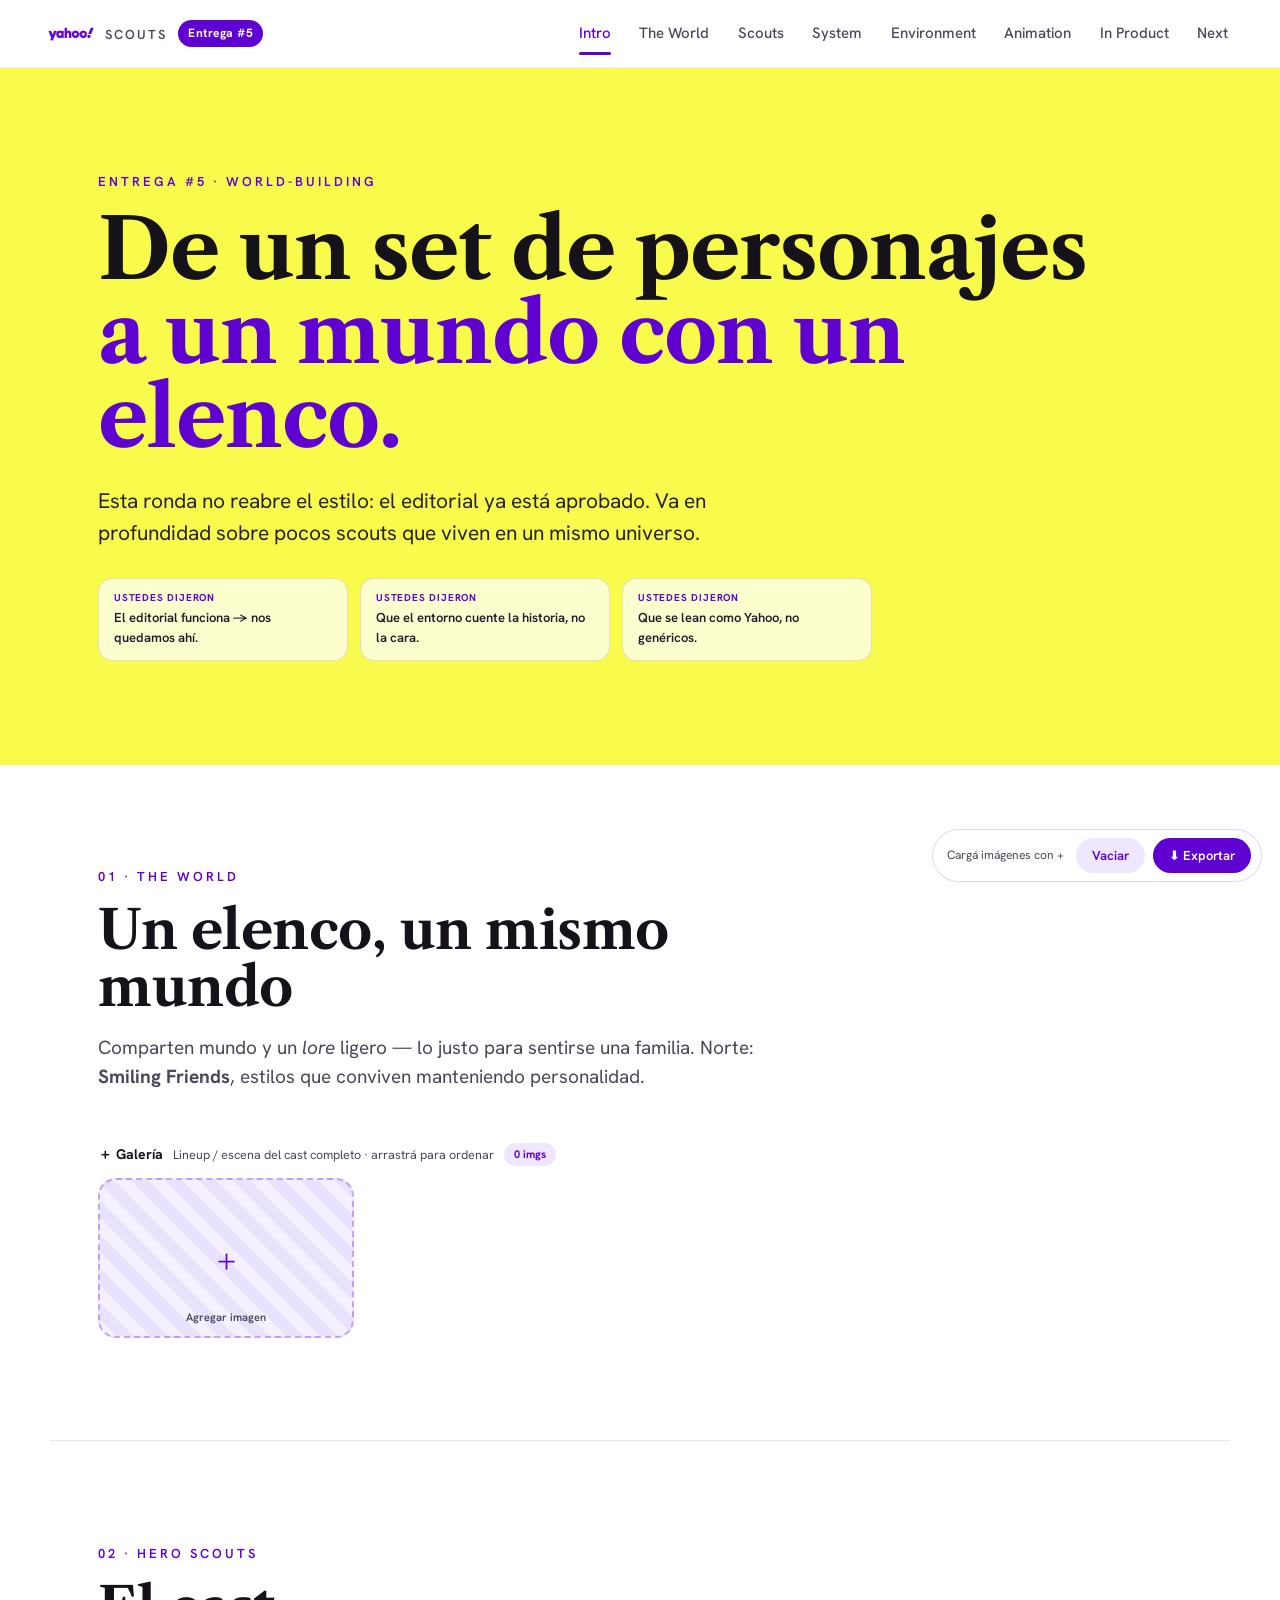
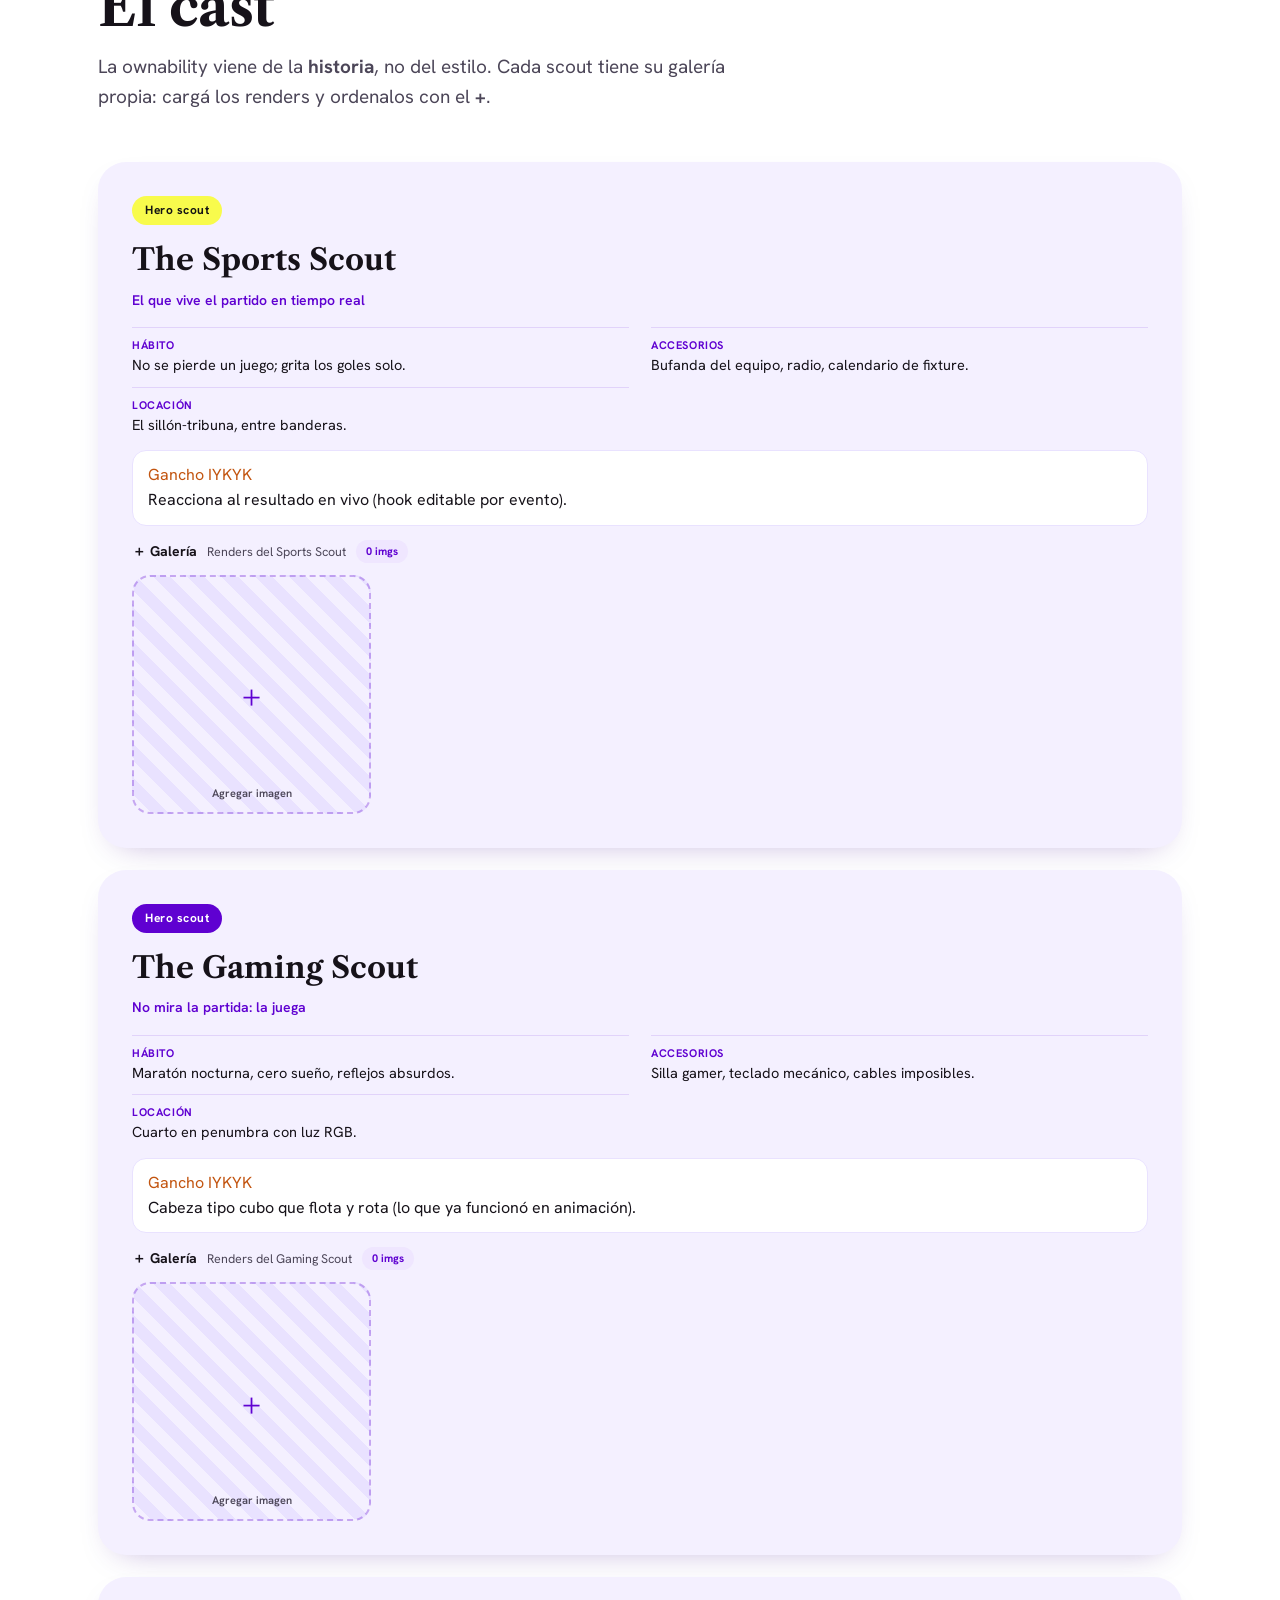
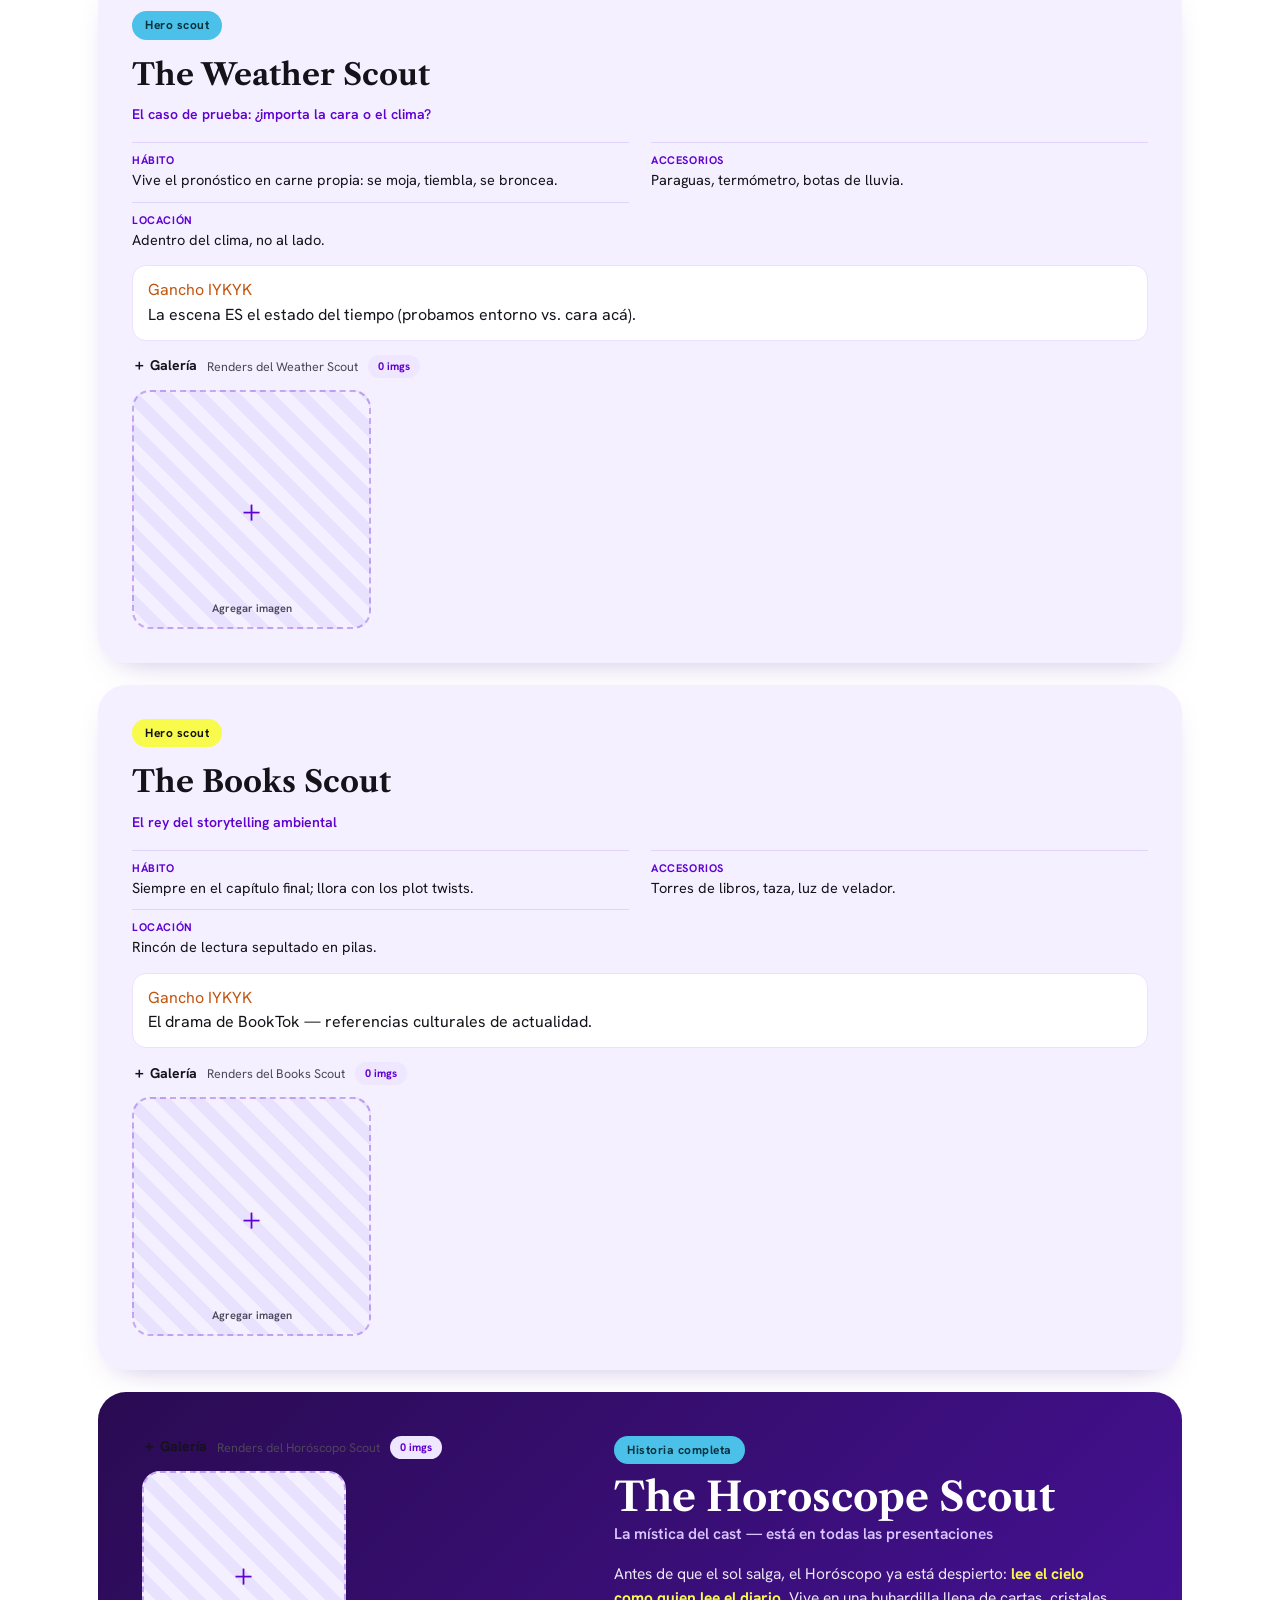
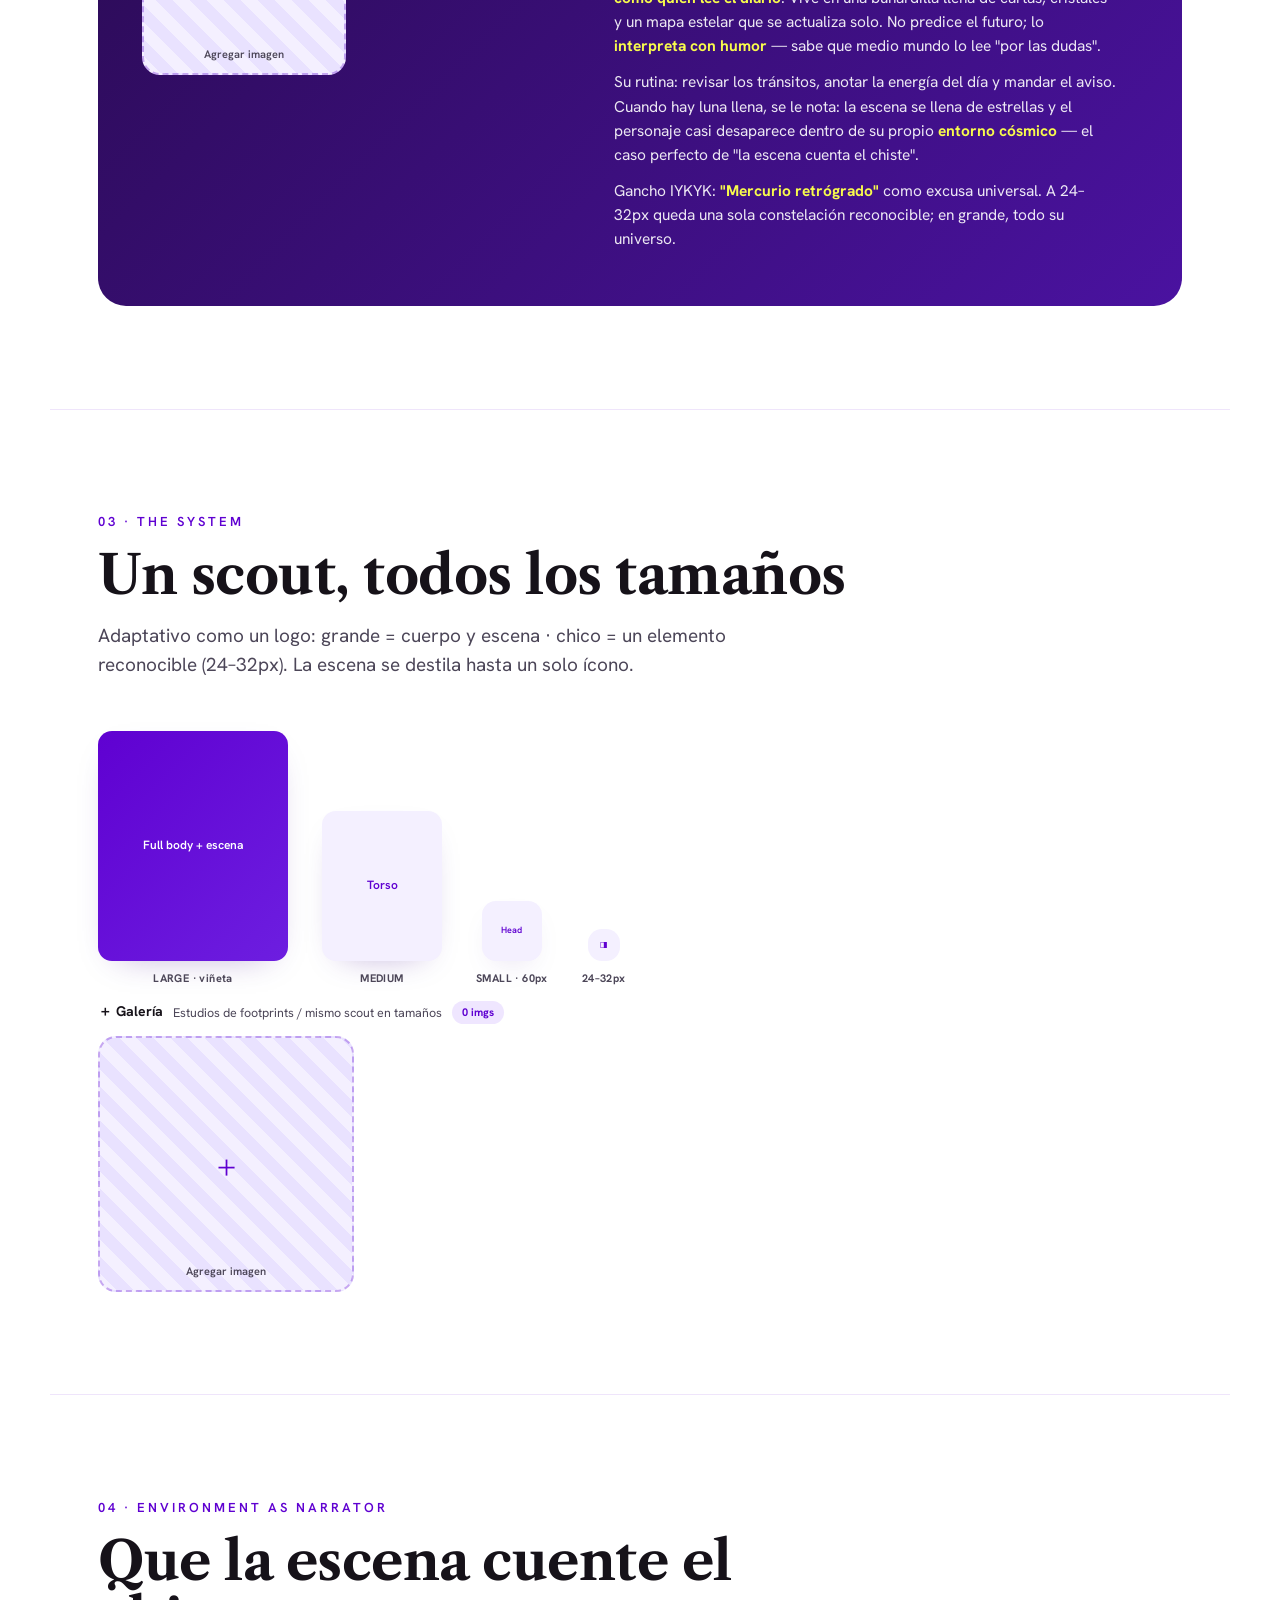
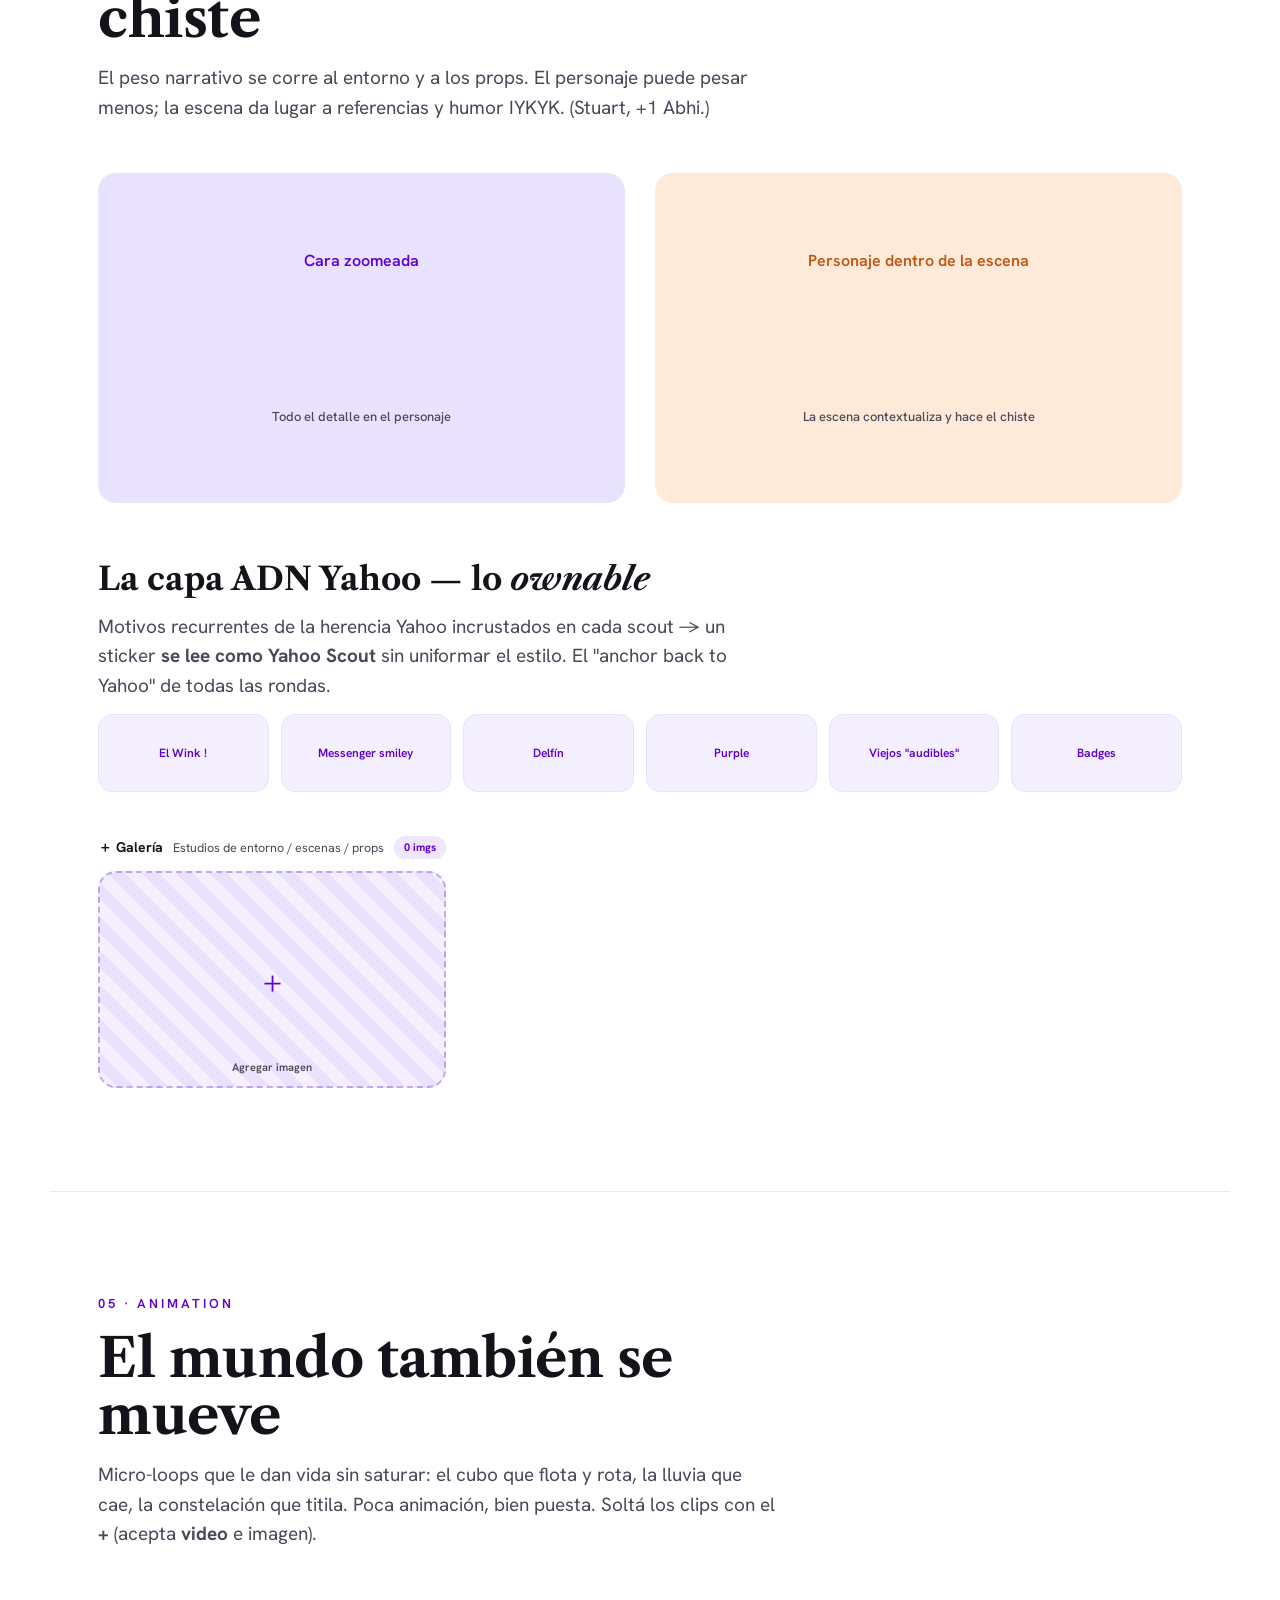
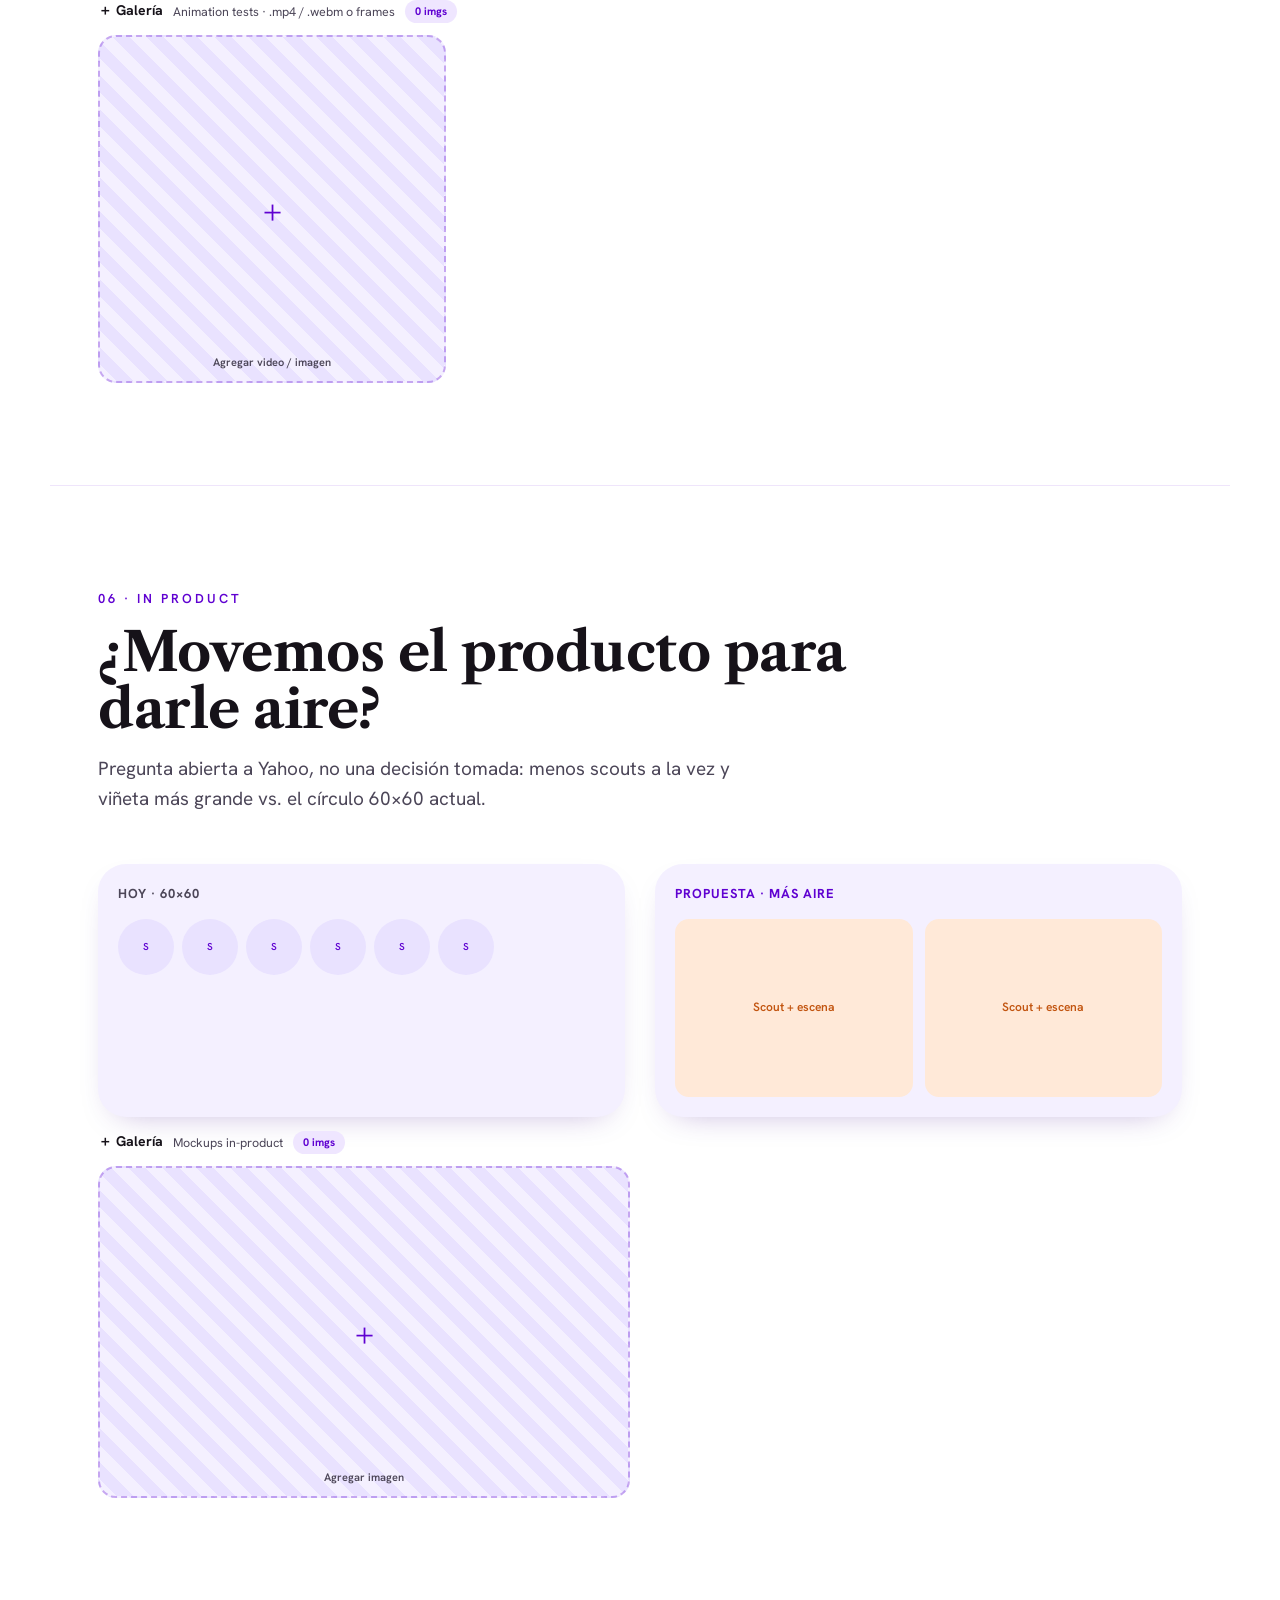
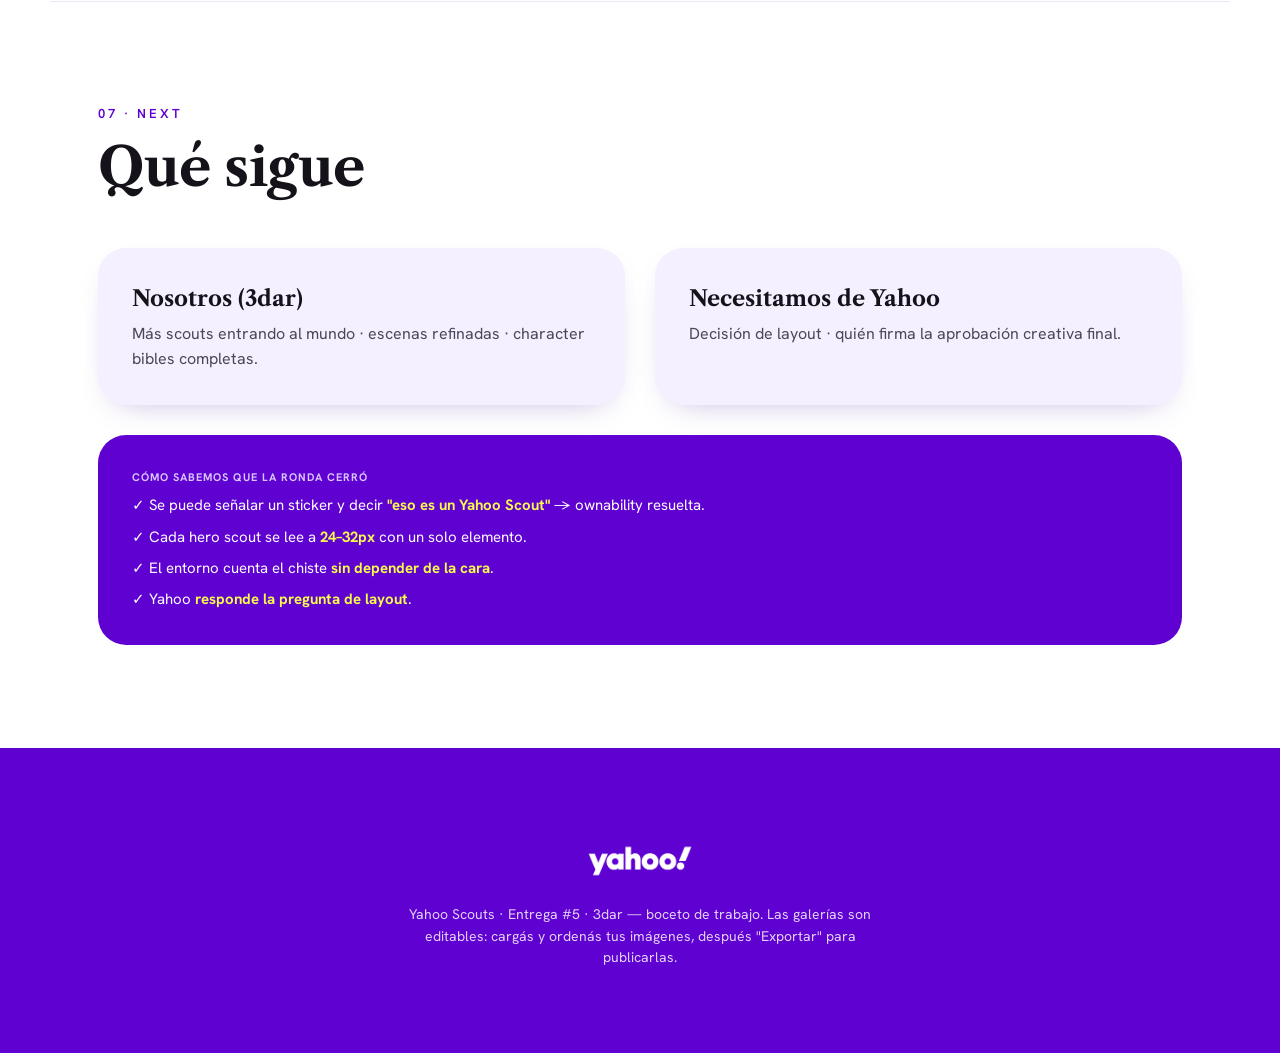
<file: delivery-5/index.html>
<!DOCTYPE html>
<html lang="es">
<head>
<meta charset="UTF-8" />
<meta name="viewport" content="width=device-width, initial-scale=1.0" />
<title>Yahoo Scouts — Entrega #5 (boceto editable)</title>
<meta name="description" content="Yahoo Scouts — Entrega #5. De un set de personajes a un mundo con un elenco. Boceto de trabajo con galerías editables." />
<meta name="robots" content="noindex" />
<link rel="preconnect" href="https://fonts.googleapis.com" />
<link rel="preconnect" href="https://fonts.gstatic.com" crossorigin />
<link href="https://fonts.googleapis.com/css2?family=Hanken+Grotesk:wght@400;500;600;700;800&family=Libre+Caslon+Text:wght@400;700&display=swap" rel="stylesheet" />
<link rel="stylesheet" href="d5.css?v=1" />
</head>
<body>

<!-- ============ NAV ============ -->
<header class="nav" id="nav">
  <a href="#top" class="brand" aria-label="Yahoo Scouts">
    <img src="../assets/brand/yahoo-logo.png" class="brand-logo" alt="Yahoo" />
    <span class="brand-sub">scouts</span>
    <span class="brand-badge">Entrega&nbsp;#5</span>
  </a>
  <nav class="nav-links">
    <a href="#intro">Intro</a>
    <a href="#world">The&nbsp;World</a>
    <a href="#scouts">Scouts</a>
    <a href="#system">System</a>
    <a href="#env">Environment</a>
    <a href="#anim">Animation</a>
    <a href="#product">In&nbsp;Product</a>
    <a href="#next">Next</a>
  </nav>
</header>

<main id="top">

  <!-- ============ INTRO ============ -->
  <section class="hero-intro" id="intro">
    <div class="hero-inner">
      <p class="eyebrow">Entrega #5 · World-building</p>
      <h1 class="hero-title">De un set de personajes<br><span class="hl">a un mundo con un elenco.</span></h1>
      <p class="hero-lede">Esta ronda no reabre el estilo: el editorial ya está aprobado.
      Va en profundidad sobre pocos scouts que viven en un mismo universo.</p>
      <div class="chips">
        <div class="saidchip"><b>Ustedes dijeron</b>El editorial funciona → nos quedamos ahí.</div>
        <div class="saidchip"><b>Ustedes dijeron</b>Que el entorno cuente la historia, no la cara.</div>
        <div class="saidchip"><b>Ustedes dijeron</b>Que se lean como Yahoo, no genéricos.</div>
      </div>
    </div>
  </section>

  <!-- ============ THE WORLD ============ -->
  <section class="section" id="world">
    <div class="section-head reveal">
      <p class="eyebrow">01 · The World</p>
      <h2>Un elenco, un mismo mundo</h2>
      <p class="section-lede">Comparten mundo y un <i>lore</i> ligero — lo justo para sentirse una familia.
      Norte: <b>Smiling Friends</b>, estilos que conviven manteniendo personalidad.</p>
    </div>
    <div class="gwrap reveal">
      <div class="gal cols-4" data-gallery="world" data-accept="image/*" data-tile="wide"
           data-hint="Lineup / escena del cast completo · arrastrá para ordenar"></div>
    </div>
  </section>
  <div class="divider"></div>

  <!-- ============ HERO SCOUTS ============ -->
  <section class="section" id="scouts">
    <div class="section-head reveal">
      <p class="eyebrow">02 · Hero Scouts</p>
      <h2>El cast</h2>
      <p class="section-lede">La ownability viene de la <b>historia</b>, no del estilo. Cada scout tiene
      su galería propia: cargá los renders y ordenalos con el <b>+</b>.</p>
    </div>

    <!-- SPORTS -->
    <div class="card reveal" style="margin-bottom:22px">
      <span class="chip chip-y">Hero scout</span>
      <h3>The Sports Scout</h3>
      <p class="role">El que vive el partido en tiempo real</p>
      <div class="bible-rows">
        <div class="brow"><div class="lbl">Hábito</div><div class="val">No se pierde un juego; grita los goles solo.</div></div>
        <div class="brow"><div class="lbl">Accesorios</div><div class="val">Bufanda del equipo, radio, calendario de fixture.</div></div>
        <div class="brow"><div class="lbl">Locación</div><div class="val">El sillón-tribuna, entre banderas.</div></div>
        <div class="iykyk"><div class="lbl">Gancho IYKYK</div><div class="val">Reacciona al resultado en vivo (hook editable por evento).</div></div>
      </div>
      <div class="gwrap">
        <div class="gal cols-4" data-gallery="scout-sports" data-accept="image/*"
             data-hint="Renders del Sports Scout"></div>
      </div>
    </div>

    <!-- GAMING -->
    <div class="card reveal" style="margin-bottom:22px">
      <span class="chip chip-p">Hero scout</span>
      <h3>The Gaming Scout</h3>
      <p class="role">No mira la partida: la juega</p>
      <div class="bible-rows">
        <div class="brow"><div class="lbl">Hábito</div><div class="val">Maratón nocturna, cero sueño, reflejos absurdos.</div></div>
        <div class="brow"><div class="lbl">Accesorios</div><div class="val">Silla gamer, teclado mecánico, cables imposibles.</div></div>
        <div class="brow"><div class="lbl">Locación</div><div class="val">Cuarto en penumbra con luz RGB.</div></div>
        <div class="iykyk"><div class="lbl">Gancho IYKYK</div><div class="val">Cabeza tipo cubo que flota y rota (lo que ya funcionó en animación).</div></div>
      </div>
      <div class="gwrap">
        <div class="gal cols-4" data-gallery="scout-gaming" data-accept="image/*"
             data-hint="Renders del Gaming Scout"></div>
      </div>
    </div>

    <!-- WEATHER -->
    <div class="card reveal" style="margin-bottom:22px">
      <span class="chip chip-c">Hero scout</span>
      <h3>The Weather Scout</h3>
      <p class="role">El caso de prueba: ¿importa la cara o el clima?</p>
      <div class="bible-rows">
        <div class="brow"><div class="lbl">Hábito</div><div class="val">Vive el pronóstico en carne propia: se moja, tiembla, se broncea.</div></div>
        <div class="brow"><div class="lbl">Accesorios</div><div class="val">Paraguas, termómetro, botas de lluvia.</div></div>
        <div class="brow"><div class="lbl">Locación</div><div class="val">Adentro del clima, no al lado.</div></div>
        <div class="iykyk"><div class="lbl">Gancho IYKYK</div><div class="val">La escena ES el estado del tiempo (probamos entorno vs. cara acá).</div></div>
      </div>
      <div class="gwrap">
        <div class="gal cols-4" data-gallery="scout-weather" data-accept="image/*"
             data-hint="Renders del Weather Scout"></div>
      </div>
    </div>

    <!-- BOOKS -->
    <div class="card reveal" style="margin-bottom:22px">
      <span class="chip chip-y">Hero scout</span>
      <h3>The Books Scout</h3>
      <p class="role">El rey del storytelling ambiental</p>
      <div class="bible-rows">
        <div class="brow"><div class="lbl">Hábito</div><div class="val">Siempre en el capítulo final; llora con los plot twists.</div></div>
        <div class="brow"><div class="lbl">Accesorios</div><div class="val">Torres de libros, taza, luz de velador.</div></div>
        <div class="brow"><div class="lbl">Locación</div><div class="val">Rincón de lectura sepultado en pilas.</div></div>
        <div class="iykyk"><div class="lbl">Gancho IYKYK</div><div class="val">El drama de BookTok — referencias culturales de actualidad.</div></div>
      </div>
      <div class="gwrap">
        <div class="gal cols-4" data-gallery="scout-books" data-accept="image/*"
             data-hint="Renders del Books Scout"></div>
      </div>
    </div>

    <!-- HOROSCOPE — con historia completa -->
    <div class="story reveal">
      <div class="story-media">
        <div class="gwrap" style="margin:0">
          <div class="gal cols-2" data-gallery="scout-horoscope" data-accept="image/*"
               data-hint="Renders del Horóscopo Scout" data-dark="1"></div>
        </div>
      </div>
      <div>
        <span class="chip chip-c">Historia completa</span>
        <h3>The Horoscope Scout</h3>
        <p class="role">La mística del cast — está en todas las presentaciones</p>
        <p>Antes de que el sol salga, el Horóscopo ya está despierto: <b>lee el cielo como quien
        lee el diario</b>. Vive en una buhardilla llena de cartas, cristales y un mapa estelar
        que se actualiza solo. No predice el futuro; lo <b>interpreta con humor</b> — sabe que
        medio mundo lo lee "por las dudas".</p>
        <p>Su rutina: revisar los tránsitos, anotar la energía del día y mandar el aviso.
        Cuando hay luna llena, se le nota: la escena se llena de estrellas y el personaje casi
        desaparece dentro de su propio <b>entorno cósmico</b> — el caso perfecto de "la escena
        cuenta el chiste".</p>
        <p>Gancho IYKYK: <b>"Mercurio retrógrado"</b> como excusa universal. A 24–32px queda
        una sola constelación reconocible; en grande, todo su universo.</p>
      </div>
    </div>
  </section>
  <div class="divider"></div>

  <!-- ============ THE SYSTEM ============ -->
  <section class="section" id="system">
    <div class="section-head reveal">
      <p class="eyebrow">03 · The System</p>
      <h2>Un scout, todos los tamaños</h2>
      <p class="section-lede">Adaptativo como un logo: grande = cuerpo y escena · chico = un elemento
      reconocible (24–32px). La escena se destila hasta un solo ícono.</p>
    </div>
    <div class="footstrip reveal">
      <div class="foot f-lg"><div class="box dark">Full body + escena</div><small>LARGE · viñeta</small></div>
      <div class="foot f-md"><div class="box">Torso</div><small>MEDIUM</small></div>
      <div class="foot f-sm"><div class="box">Head</div><small>SMALL · 60px</small></div>
      <div class="foot f-xs"><div class="box">◨</div><small>24–32px</small></div>
    </div>
    <div class="gwrap reveal">
      <div class="gal cols-4" data-gallery="system" data-accept="image/*"
           data-hint="Estudios de footprints / mismo scout en tamaños"></div>
    </div>
  </section>
  <div class="divider"></div>

  <!-- ============ ENVIRONMENT ============ -->
  <section class="section" id="env">
    <div class="section-head reveal">
      <p class="eyebrow">04 · Environment as Narrator</p>
      <h2>Que la escena cuente el chiste</h2>
      <p class="section-lede">El peso narrativo se corre al entorno y a los props. El personaje puede
      pesar menos; la escena da lugar a referencias y humor IYKYK. (Stuart, +1 Abhi.)</p>
    </div>

    <div class="compare reveal">
      <div>
        <div class="box a">Cara zoomeada<small>Todo el detalle en el personaje</small></div>
      </div>
      <div>
        <div class="box b">Personaje dentro de la escena<small>La escena contextualiza y hace el chiste</small></div>
      </div>
    </div>

    <h3 style="font-family:var(--font-display);font-size:clamp(22px,3vw,32px);margin:clamp(32px,4vw,52px) 0 8px" class="reveal">La capa ADN Yahoo — lo <i>ownable</i></h3>
    <p class="section-lede reveal">Motivos recurrentes de la herencia Yahoo incrustados en cada scout →
    un sticker <b>se lee como Yahoo Scout</b> sin uniformar el estilo. El "anchor back to Yahoo" de todas las rondas.</p>
    <div class="dna reveal">
      <span>El Wink !</span><span>Messenger smiley</span><span>Delfín</span>
      <span>Purple</span><span>Viejos "audibles"</span><span>Badges</span>
    </div>

    <div class="gwrap reveal" style="margin-top:clamp(28px,4vw,44px)">
      <div class="gal cols-3" data-gallery="environment" data-accept="image/*" data-tile="wide"
           data-hint="Estudios de entorno / escenas / props"></div>
    </div>
  </section>
  <div class="divider"></div>

  <!-- ============ ANIMATION ============ -->
  <section class="section" id="anim">
    <div class="section-head reveal">
      <p class="eyebrow">05 · Animation</p>
      <h2>El mundo también se mueve</h2>
      <p class="section-lede">Micro-loops que le dan vida sin saturar: el cubo que flota y rota,
      la lluvia que cae, la constelación que titila. Poca animación, bien puesta. Soltá los clips
      con el <b>+</b> (acepta <b>video</b> e imagen).</p>
    </div>
    <div class="gwrap reveal">
      <div class="gal cols-3" data-gallery="animation" data-accept="video/*,image/*"
           data-hint="Animation tests · .mp4 / .webm o frames"></div>
    </div>
  </section>
  <div class="divider"></div>

  <!-- ============ IN PRODUCT ============ -->
  <section class="section" id="product">
    <div class="section-head reveal">
      <p class="eyebrow">06 · In Product</p>
      <h2>¿Movemos el producto para darle aire?</h2>
      <p class="section-lede">Pregunta abierta a Yahoo, no una decisión tomada: menos scouts a la vez
      y viñeta más grande vs. el círculo 60×60 actual.</p>
    </div>
    <div class="mock-row reveal">
      <div class="mock now">
        <h4>Hoy · 60×60</h4>
        <div class="dots">
          <span class="d">S</span><span class="d">S</span><span class="d">S</span>
          <span class="d">S</span><span class="d">S</span><span class="d">S</span>
        </div>
      </div>
      <div class="mock next">
        <h4>Propuesta · más aire</h4>
        <div class="airy">
          <span class="b">Scout + escena</span><span class="b">Scout + escena</span>
        </div>
      </div>
    </div>
    <div class="gwrap reveal">
      <div class="gal cols-2" data-gallery="in-product" data-accept="image/*" data-tile="wide"
           data-hint="Mockups in-product"></div>
    </div>
  </section>
  <div class="divider"></div>

  <!-- ============ NEXT ============ -->
  <section class="section" id="next">
    <div class="section-head reveal">
      <p class="eyebrow">07 · Next</p>
      <h2>Qué sigue</h2>
    </div>
    <div class="two reveal">
      <div class="card">
        <h3 style="font-size:22px">Nosotros (3dar)</h3>
        <p style="color:var(--ink-soft);margin-top:6px">Más scouts entrando al mundo · escenas refinadas · character bibles completas.</p>
      </div>
      <div class="card">
        <h3 style="font-size:22px">Necesitamos de Yahoo</h3>
        <p style="color:var(--ink-soft);margin-top:6px">Decisión de layout · quién firma la aprobación creativa final.</p>
      </div>
    </div>
    <div class="check reveal">
      <div class="lbl">Cómo sabemos que la ronda cerró</div>
      <p>✓ Se puede señalar un sticker y decir <b>"eso es un Yahoo Scout"</b> → ownability resuelta.</p>
      <p>✓ Cada hero scout se lee a <b>24–32px</b> con un solo elemento.</p>
      <p>✓ El entorno cuenta el chiste <b>sin depender de la cara</b>.</p>
      <p>✓ Yahoo <b>responde la pregunta de layout</b>.</p>
    </div>
  </section>

</main>

<footer class="footer">
  <img src="../assets/brand/yahoo-logo.png" class="footer-logo" alt="Yahoo" />
  <p>Yahoo Scouts · Entrega #5 · 3dar — boceto de trabajo. Las galerías son editables:
  cargás y ordenás tus imágenes, después "Exportar" para publicarlas.</p>
</footer>

<!-- lightbox -->
<div class="lightbox" id="lightbox"><button class="lightbox-close" id="lbClose" aria-label="Cerrar">&times;</button></div>
<!-- toast -->
<div class="toast" id="toast"></div>

<script src="d5.js?v=1"></script>
</body>
</html>
</file>
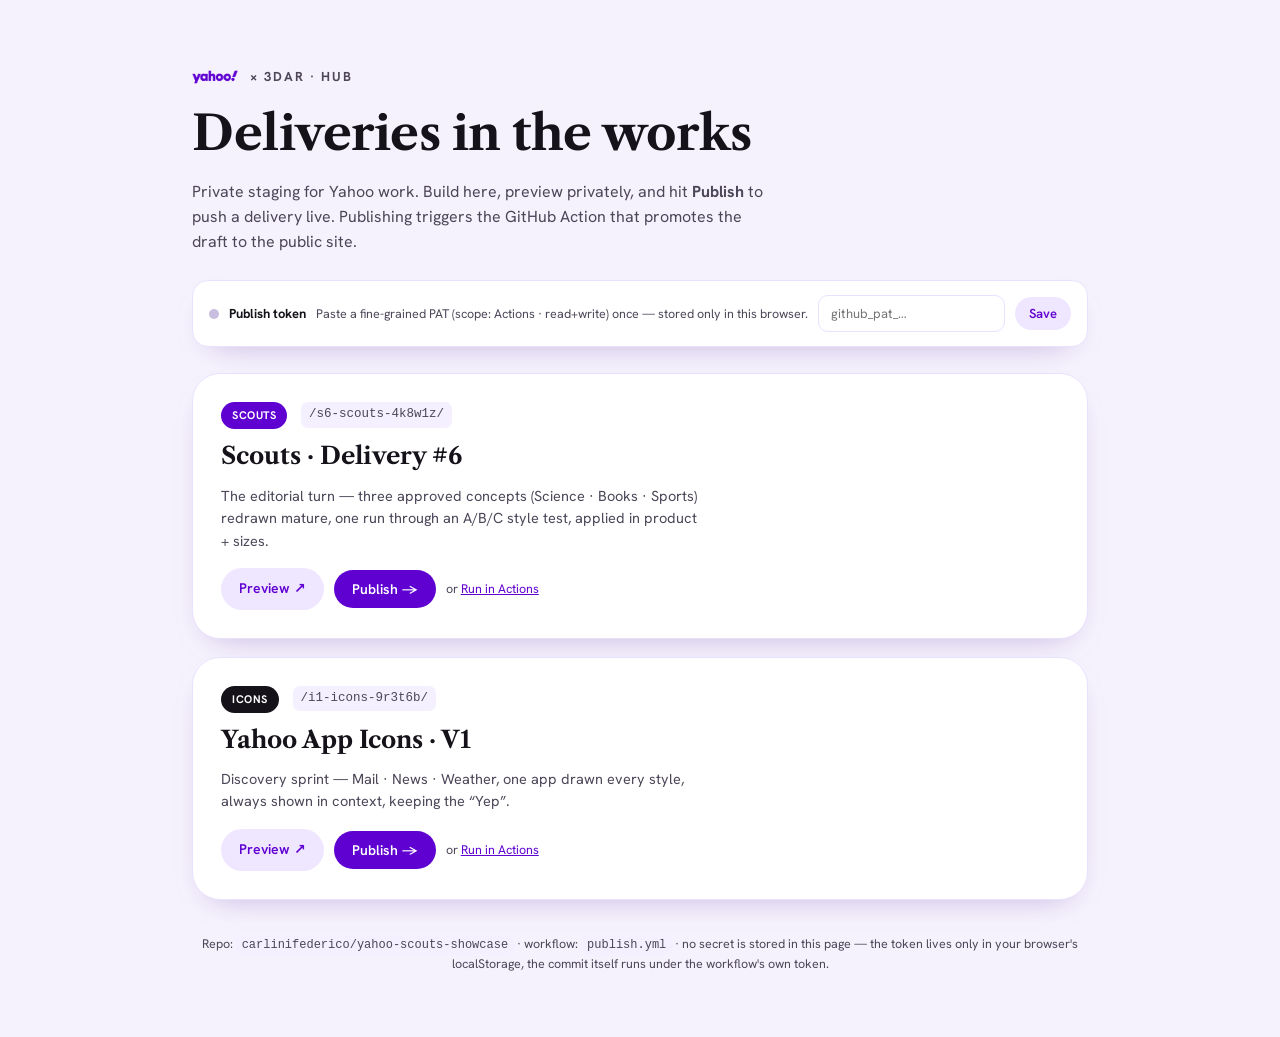
<file: hub-3dar-7q2m9x/index.html>
<!DOCTYPE html>
<html lang="en">
<head>
<meta charset="UTF-8" />
<meta name="viewport" content="width=device-width, initial-scale=1.0" />
<meta name="robots" content="noindex,nofollow" />
<title>3dar hub — Yahoo deliveries</title>
<link rel="preconnect" href="https://fonts.googleapis.com" />
<link rel="preconnect" href="https://fonts.gstatic.com" crossorigin />
<link href="https://fonts.googleapis.com/css2?family=Hanken+Grotesk:wght@400;500;600;700;800&family=Libre+Caslon+Text:wght@400;700&display=swap" rel="stylesheet" />
<link rel="stylesheet" href="../d5.css?v=10" />
<style>
  body{background:#f6f2fd}
  .wrap{max-width:960px;margin:0 auto;padding:clamp(28px,5vw,64px) clamp(18px,4vw,32px)}
  .hub-head{display:flex;align-items:center;gap:12px;margin-bottom:6px}
  .hub-head img{height:26px}
  .hub-head .sub{font-family:var(--font-head);font-weight:700;text-transform:uppercase;letter-spacing:2px;font-size:13px;color:var(--ink-soft)}
  h1.hub-title{font-family:var(--font-display);font-weight:700;font-size:clamp(30px,5vw,48px);letter-spacing:-.5px;margin:.1em 0 .2em}
  .lede{color:var(--ink-soft);font-size:16px;max-width:64ch;margin-bottom:26px}
  .tokbar{display:flex;align-items:center;gap:10px;flex-wrap:wrap;background:#fff;border:1px solid var(--lav);border-radius:16px;padding:14px 16px;margin-bottom:26px;box-shadow:var(--shadow-soft)}
  .tokbar .dot{width:10px;height:10px;border-radius:50%;background:#c9bde0;flex:none}
  .tokbar.ok .dot{background:var(--ok);box-shadow:0 0 0 4px rgba(18,160,90,.16)}
  .tokbar .lbl{font-family:var(--font-head);font-weight:700;font-size:13px}
  .tokbar .hint{font-size:12.5px;color:var(--ink-soft)}
  .tokbar input{flex:1;min-width:180px;border:1px solid var(--lav);border-radius:10px;padding:9px 12px;font-family:var(--font-head);font-size:13px}
  .btn{font-family:var(--font-head);font-weight:600;font-size:14px;border:0;border-radius:999px;padding:10px 18px;cursor:pointer;transition:transform .15s ease;text-decoration:none;display:inline-block}
  .btn:hover{transform:translateY(-2px)}
  .btn.primary{background:var(--purple);color:#fff}
  .btn.ghost{background:var(--purple-100);color:var(--purple)}
  .btn.small{padding:8px 14px;font-size:13px}
  .cards{display:grid;gap:18px}
  .dcard{background:#fff;border:1px solid var(--lav);border-radius:var(--radius);padding:clamp(18px,2.6vw,28px);box-shadow:var(--shadow-soft)}
  .dcard .top{display:flex;align-items:flex-start;gap:14px;flex-wrap:wrap}
  .dcard .badge{font-family:var(--font-head);font-weight:700;font-size:11px;letter-spacing:.5px;text-transform:uppercase;color:#fff;padding:5px 11px;border-radius:999px}
  .badge.scouts{background:var(--purple)}
  .badge.icons{background:#161219}
  .dcard h3{font-family:var(--font-display);font-weight:700;font-size:24px;margin:8px 0 2px}
  .dcard .slug{font-family:ui-monospace,Menlo,Consolas,monospace;font-size:12.5px;color:var(--ink-soft);background:var(--lav-2);padding:3px 8px;border-radius:7px}
  .dcard p{color:var(--ink-soft);font-size:14.5px;margin:10px 0 16px;max-width:60ch}
  .dcard .actions{display:flex;gap:10px;flex-wrap:wrap;align-items:center}
  .dcard .fallback{font-size:12.5px;color:var(--ink-soft)}
  .dcard .fallback a{color:var(--purple);text-decoration:underline}
  .toast{position:fixed;left:50%;bottom:26px;transform:translateX(-50%) translateY(20px);z-index:90;background:var(--ink);color:#fff;font-size:13.5px;font-weight:600;padding:12px 20px;border-radius:999px;box-shadow:var(--shadow);opacity:0;pointer-events:none;transition:opacity .25s,transform .25s;max-width:90vw;text-align:center}
  .toast.show{opacity:1;transform:translateX(-50%) translateY(0)}
  .toast.err{background:#b3243a}
  .foot{margin-top:34px;font-size:12.5px;color:var(--ink-soft)}
  .foot code{background:var(--lav-2);padding:2px 6px;border-radius:6px;font-size:12px}
</style>
</head>
<body>
<div class="wrap">
  <div class="hub-head">
    <img src="../assets/brand/yahoo-logo.png" alt="Yahoo" />
    <span class="sub">× 3dar · hub</span>
  </div>
  <h1 class="hub-title">Deliveries in the works</h1>
  <p class="lede">Private staging for Yahoo work. Build here, preview privately, and hit <b>Publish</b> to
  push a delivery live. Publishing triggers the GitHub Action that promotes the draft to the public site.</p>

  <div class="tokbar" id="tokbar">
    <span class="dot"></span>
    <span class="lbl" id="tokLbl">Publish token</span>
    <span class="hint" id="tokHint">Paste a fine-grained PAT (scope: Actions · read+write) once — stored only in this browser.</span>
    <input type="password" id="tokInput" placeholder="github_pat_…" autocomplete="off" />
    <button class="btn ghost small" id="tokSave">Save</button>
    <button class="btn ghost small" id="tokClear" style="display:none">Clear</button>
  </div>

  <div class="cards" id="cards"></div>

  <p class="foot">Repo: <code>carlinifederico/yahoo-scouts-showcase</code> · workflow: <code>publish.yml</code> ·
  no secret is stored in this page — the token lives only in your browser's localStorage, the commit itself
  runs under the workflow's own token.</p>
</div>

<script>
(function () {
  var OWNER = 'carlinifederico', REPO = 'yahoo-scouts-showcase', WF = 'publish.yml', REF = 'main';
  var DELIVERIES = [
    { name: 'Scouts · Delivery #6', target: 'scouts', badge: 'scouts', slug: 's6-scouts-4k8w1z', title: 'Delivery #6',
      desc: 'The editorial turn — three approved concepts (Science · Books · Sports) redrawn mature, one run through an A/B/C style test, applied in product + sizes.' },
    { name: 'Yahoo App Icons · V1', target: 'icons', badge: 'icons', slug: 'i1-icons-9r3t6b', title: 'V1',
      desc: 'Discovery sprint — Mail · News · Weather, one app drawn every style, always shown in context, keeping the “Yep”.' }
  ];
  var TOKKEY = 'gh_publish_token';
  var $ = function (s) { return document.querySelector(s); };

  function token() { try { return localStorage.getItem(TOKKEY) || ''; } catch (e) { return ''; } }
  function refreshTok() {
    var has = !!token();
    $('#tokbar').classList.toggle('ok', has);
    $('#tokLbl').textContent = has ? 'Publish token set' : 'Publish token';
    $('#tokHint').style.display = has ? 'none' : '';
    $('#tokInput').style.display = has ? 'none' : '';
    $('#tokSave').style.display = has ? 'none' : '';
    $('#tokClear').style.display = has ? '' : 'none';
  }
  $('#tokSave').addEventListener('click', function () {
    var v = $('#tokInput').value.trim(); if (!v) return;
    try { localStorage.setItem(TOKKEY, v); } catch (e) {}
    $('#tokInput').value = ''; refreshTok(); toast('Token saved in this browser');
  });
  $('#tokClear').addEventListener('click', function () {
    try { localStorage.removeItem(TOKKEY); } catch (e) {} refreshTok(); toast('Token cleared');
  });

  var toastEl;
  function toast(msg, err) {
    if (!toastEl) { toastEl = document.createElement('div'); toastEl.className = 'toast'; document.body.appendChild(toastEl); }
    toastEl.className = 'toast' + (err ? ' err' : ''); toastEl.textContent = msg; toastEl.classList.add('show');
    clearTimeout(toast._t); toast._t = setTimeout(function () { toastEl.classList.remove('show'); }, 4200);
  }

  function publish(d) {
    var tok = token();
    var actionsUrl = 'https://github.com/' + OWNER + '/' + REPO + '/actions/workflows/' + WF;
    if (!tok) { toast('No token — opening the Actions “Run workflow” page instead', true); window.open(actionsUrl, '_blank'); return; }
    if (!confirm('Publish “' + d.name + '” live?\n\nThis promotes ' + d.slug + ' → ' + d.target + ' on the public site.')) return;
    toast('Dispatching publish for ' + d.name + '…');
    fetch('https://api.github.com/repos/' + OWNER + '/' + REPO + '/actions/workflows/' + WF + '/dispatches', {
      method: 'POST',
      headers: { 'Accept': 'application/vnd.github+json', 'Authorization': 'Bearer ' + tok, 'X-GitHub-Api-Version': '2022-11-28' },
      body: JSON.stringify({ ref: REF, inputs: { slug: d.slug, target: d.target, title: d.title } })
    }).then(function (r) {
      if (r.status === 204) { toast('✅ Publishing — watch the run in Actions'); setTimeout(function () { window.open(actionsUrl, '_blank'); }, 700); }
      else { r.text().then(function (t) { toast('Failed (' + r.status + '): ' + t.slice(0, 140), true); }); }
    }).catch(function (e) { toast('Network error: ' + e.message, true); });
  }

  var cards = $('#cards');
  DELIVERIES.forEach(function (d) {
    var el = document.createElement('div'); el.className = 'dcard';
    el.innerHTML =
      '<div class="top"><span class="badge ' + d.badge + '">' + d.target + '</span>' +
      '<span class="slug">/' + d.slug + '/</span></div>' +
      '<h3>' + d.name + '</h3><p>' + d.desc + '</p>' +
      '<div class="actions">' +
      '<a class="btn ghost" href="../' + d.slug + '/" target="_blank">Preview ↗</a>' +
      '<button class="btn primary pub">Publish →</button>' +
      '<span class="fallback">or <a href="https://github.com/' + OWNER + '/' + REPO + '/actions/workflows/' + WF + '" target="_blank">Run in Actions</a></span>' +
      '</div>';
    el.querySelector('.pub').addEventListener('click', function () { publish(d); });
    cards.appendChild(el);
  });

  refreshTok();
})();
</script>
</body>
</html>
</file>
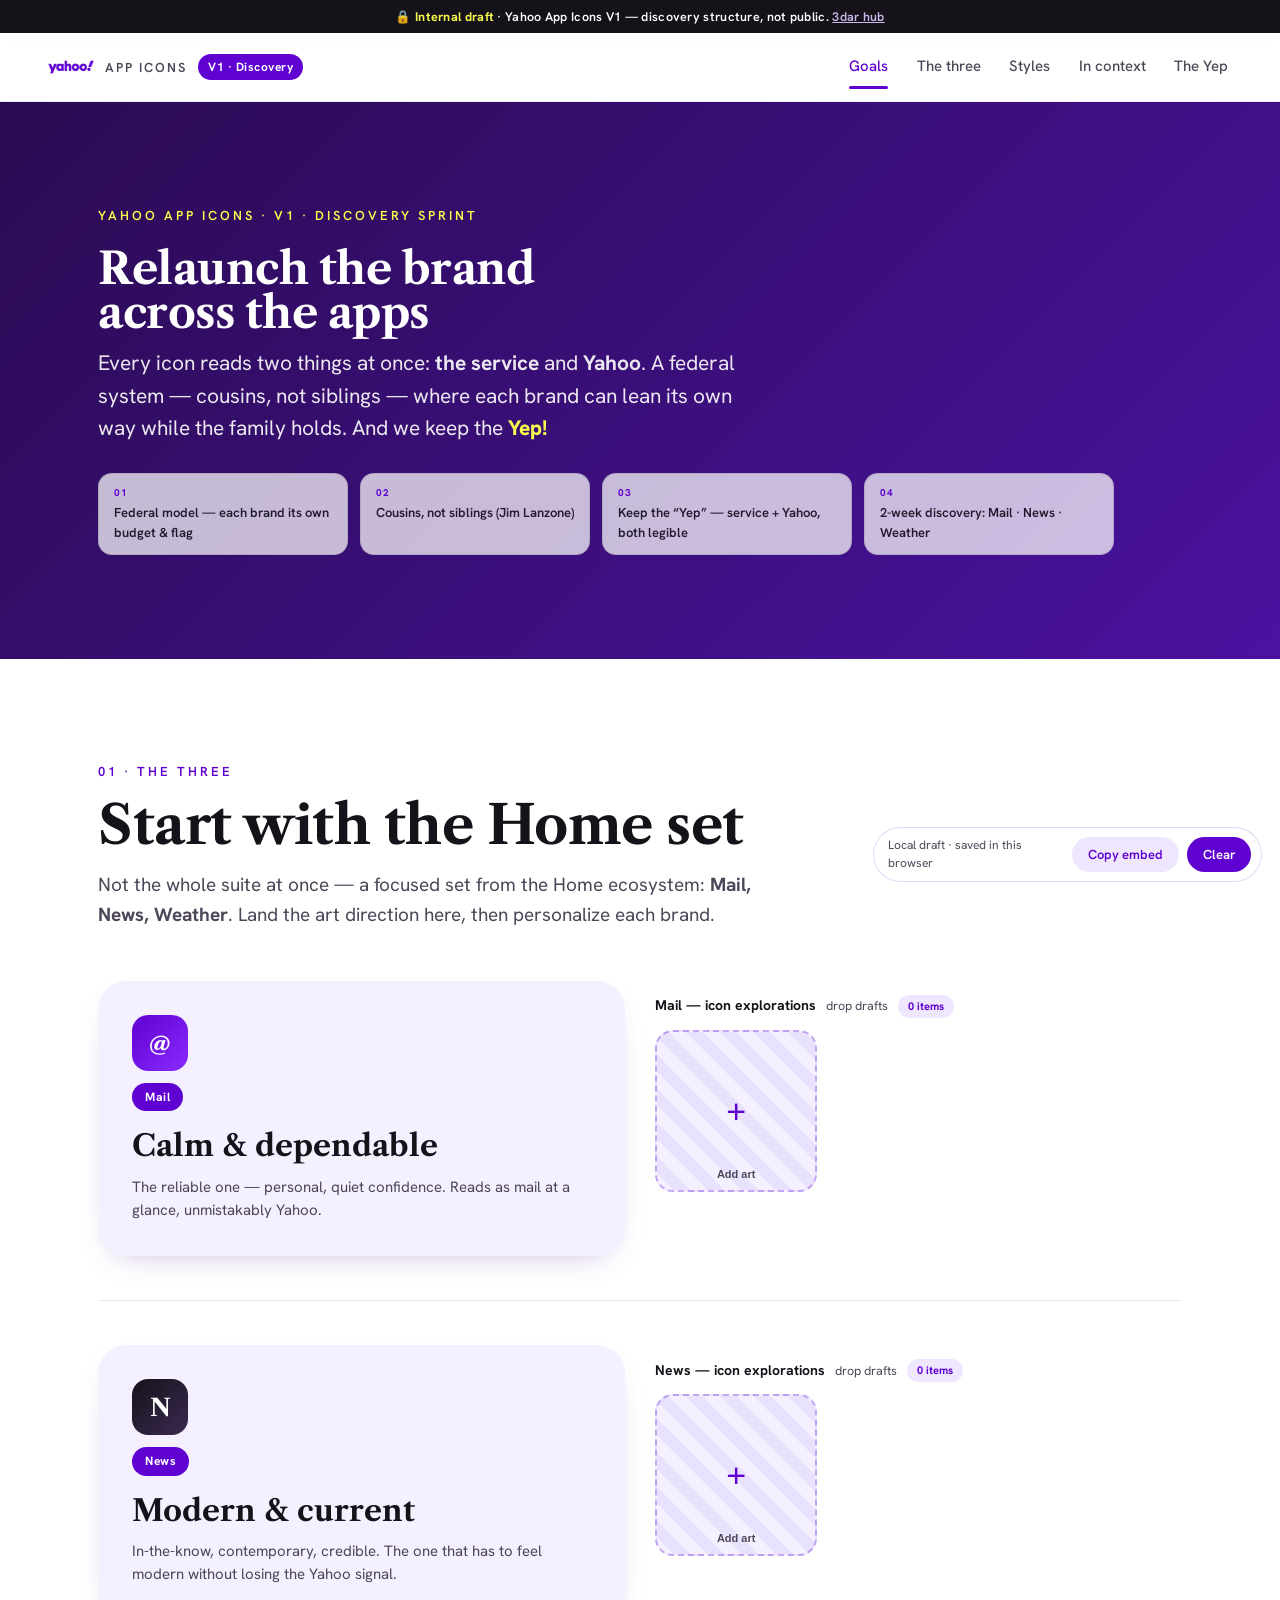
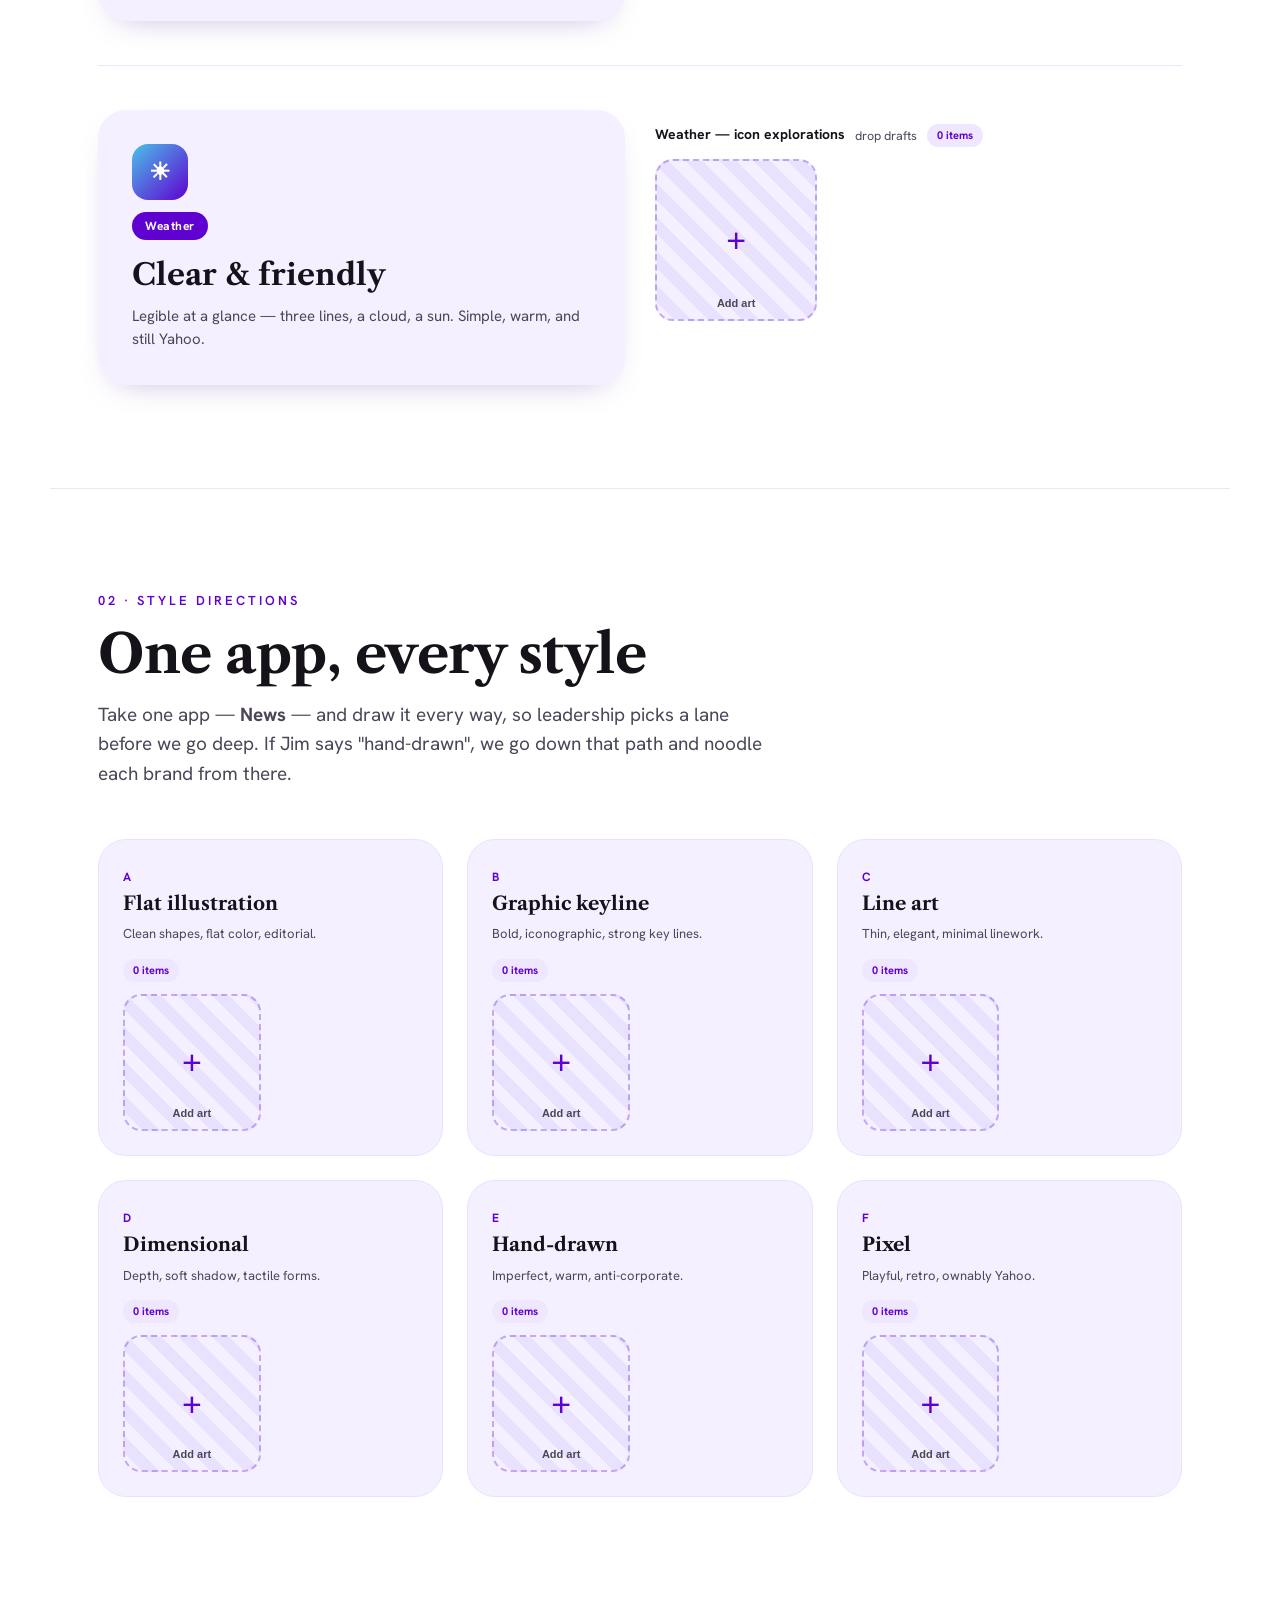
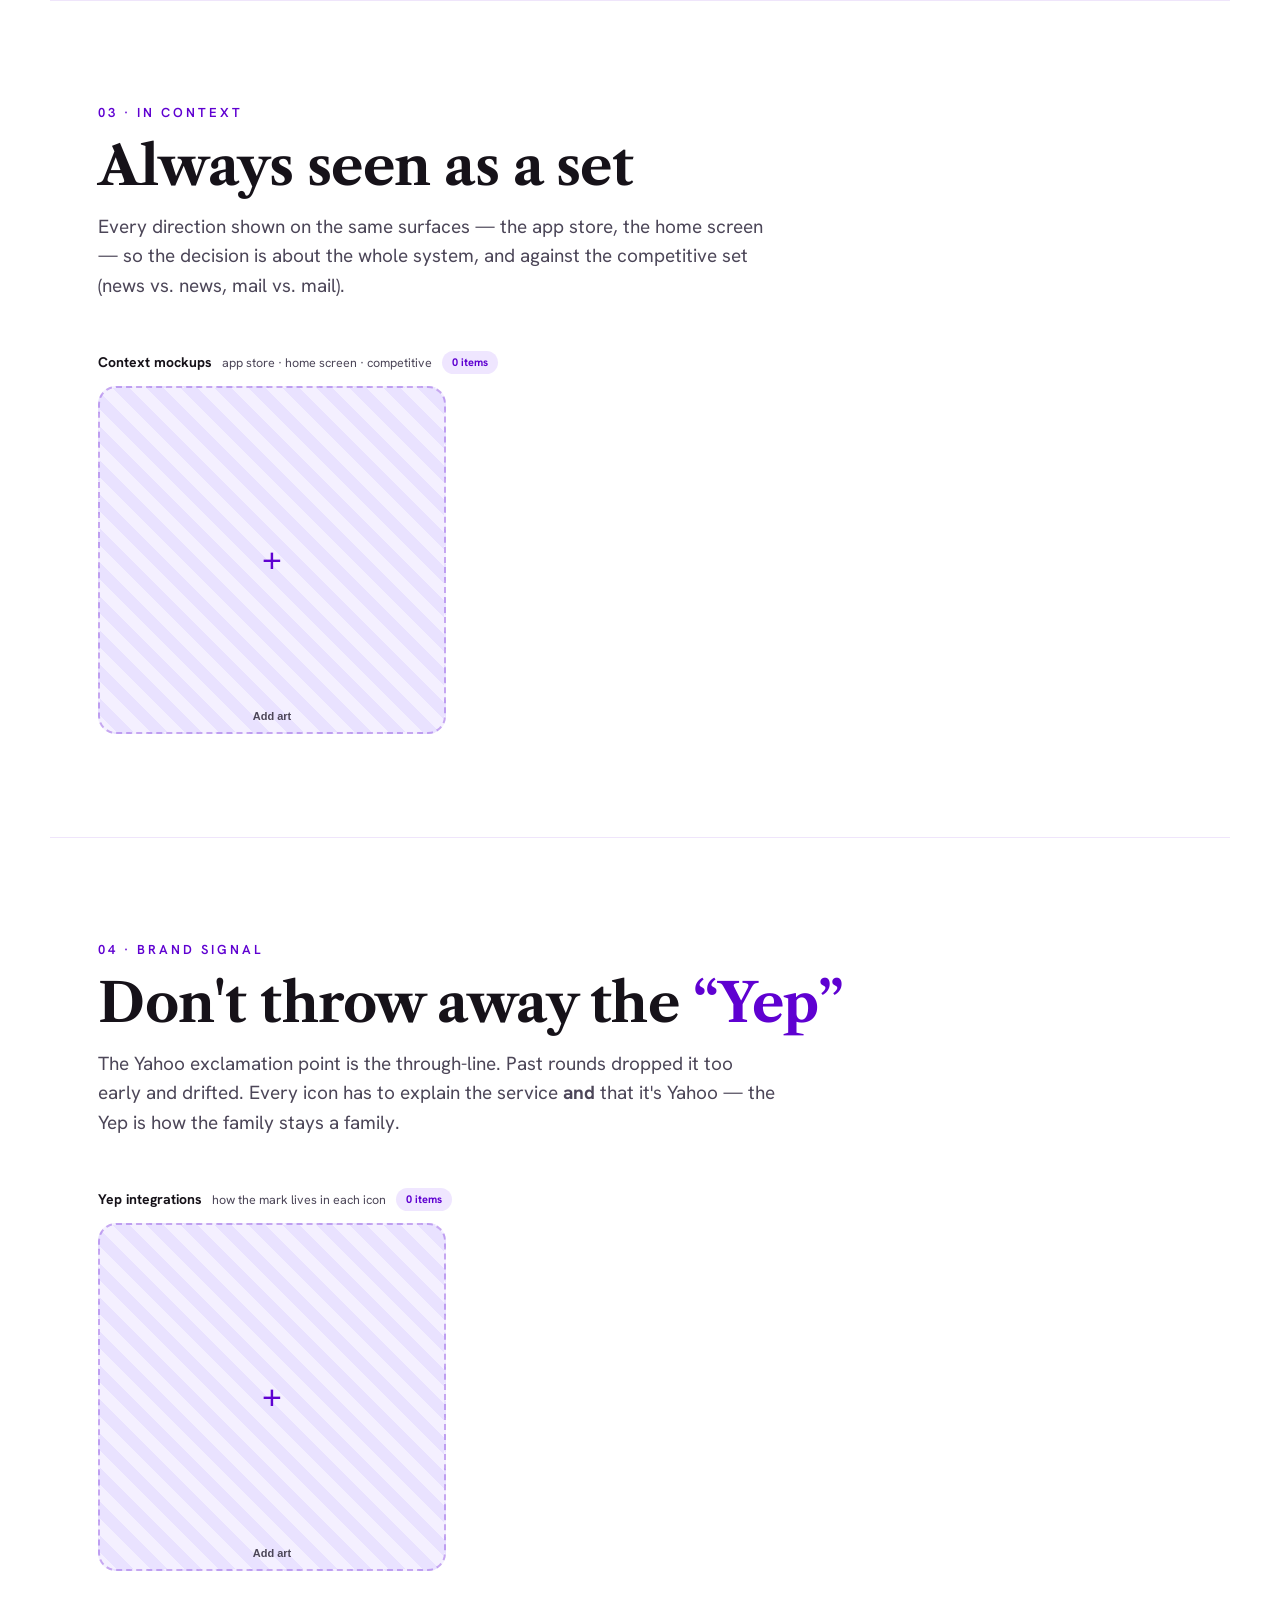
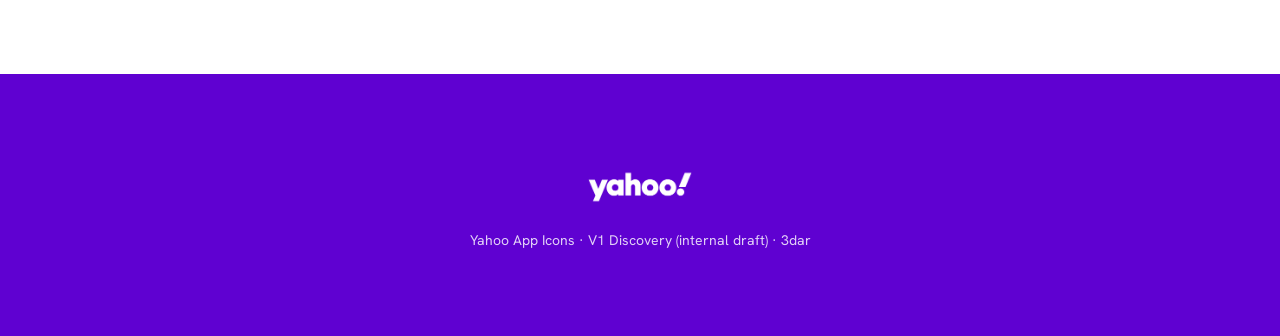
<file: i1-icons-9r3t6b/index.html>
<!DOCTYPE html>
<html lang="en">
<head>
<meta charset="UTF-8" />
<meta name="viewport" content="width=device-width, initial-scale=1.0" />
<meta name="robots" content="noindex,nofollow" />
<title>Yahoo App Icons — V1 · Discovery (internal draft)</title>
<link rel="preconnect" href="https://fonts.googleapis.com" />
<link rel="preconnect" href="https://fonts.gstatic.com" crossorigin />
<link href="https://fonts.googleapis.com/css2?family=Hanken+Grotesk:wght@400;500;600;700;800&family=Libre+Caslon+Text:wght@400;700&display=swap" rel="stylesheet" />
<link rel="stylesheet" href="../d5.css?v=10" />
<style>
  .stbar{background:var(--ink);color:#fff;font-family:var(--font-head);font-weight:600;font-size:12.5px;text-align:center;padding:7px 14px;letter-spacing:.3px}
  .stbar b{color:var(--yellow)}
  .stbar a{color:#cbb9ec;text-decoration:underline}
  .ic-hero{background:linear-gradient(135deg,#2a0b52,#4a12a0);color:#fff;min-height:min(56vh,480px);display:flex;align-items:center}
  .ic-hero .hero-inner{width:100%}
  .ic-hero .eyebrow{color:var(--yellow)}
  .ic-hero .hero-title,.ic-hero .hero-lede{color:#fff}
  .ic-hero .hero-lede{color:rgba(255,255,255,.9)}
  .yep{color:var(--yellow);font-weight:800}
  .stylerow{display:grid;grid-template-columns:repeat(3,1fr);gap:clamp(14px,2.2vw,24px)}
  @media(max-width:820px){.stylerow{grid-template-columns:1fr}}
  .stylerow .lane{background:var(--lav-2);border:1px solid var(--lav);border-radius:var(--radius);padding:clamp(16px,2vw,24px)}
  .stylerow .lane h4{font-family:var(--font-display);font-weight:700;font-size:19px;margin-bottom:2px}
  .stylerow .lane .tag{font-size:12px;font-weight:700;color:var(--purple);text-transform:uppercase;letter-spacing:.6px}
  .stylerow .lane p{font-size:13px;color:var(--ink-soft);margin:6px 0 12px}
  .appcard .glyph{width:56px;height:56px;border-radius:16px;display:grid;place-items:center;font-family:var(--font-display);font-weight:700;font-size:24px;color:#fff;margin-bottom:12px}
  .appcard.mail .glyph{background:linear-gradient(135deg,#5F01D1,#8b2bff)}
  .appcard.news .glyph{background:linear-gradient(135deg,#161219,#3a2a52)}
  .appcard.weather .glyph{background:linear-gradient(135deg,#4BC1E9,#5F01D1)}
</style>
</head>
<body>

<div class="stbar">🔒 <b>Internal draft</b> · Yahoo App Icons V1 — discovery structure, not public. <a href="../hub-3dar-7q2m9x/">3dar hub</a></div>

<!-- ============ NAV ============ -->
<header class="nav" id="nav">
  <a href="#top" class="brand" aria-label="Yahoo App Icons">
    <img src="../assets/brand/yahoo-logo.png" class="brand-logo" alt="Yahoo" />
    <span class="brand-sub">app&nbsp;icons</span>
    <span class="brand-badge">V1 · Discovery</span>
  </a>
  <nav class="nav-links">
    <a href="#intro">Goals</a>
    <a href="#apps">The&nbsp;three</a>
    <a href="#styles">Styles</a>
    <a href="#context">In&nbsp;context</a>
    <a href="#yep">The&nbsp;Yep</a>
  </nav>
</header>

<main id="top">

  <!-- ============ HERO / GOALS ============ -->
  <section class="ic-hero" id="intro">
    <div class="hero-inner">
      <p class="eyebrow">Yahoo App Icons · V1 · Discovery sprint</p>
      <h1 class="hero-title mini">Relaunch the brand<br>across the apps</h1>
      <p class="hero-lede">Every icon reads two things at once: <b>the service</b> and <b>Yahoo</b>.
      A federal system — cousins, not siblings — where each brand can lean its own way while the family
      holds. And we keep the <span class="yep">Yep!</span></p>
      <div class="chips">
        <div class="saidchip"><b>01</b>Federal model — each brand its own budget &amp; flag</div>
        <div class="saidchip"><b>02</b>Cousins, not siblings (Jim Lanzone)</div>
        <div class="saidchip"><b>03</b>Keep the “Yep” — service + Yahoo, both legible</div>
        <div class="saidchip"><b>04</b>2-week discovery: Mail · News · Weather</div>
      </div>
    </div>
  </section>

  <!-- ============ THE THREE APPS ============ -->
  <section class="section" id="apps">
    <div class="section-head reveal">
      <p class="eyebrow">01 · The three</p>
      <h2>Start with the Home set</h2>
      <p class="section-lede">Not the whole suite at once — a focused set from the Home ecosystem:
      <b>Mail, News, Weather</b>. Land the art direction here, then personalize each brand.</p>
    </div>

    <div class="two reveal" style="align-items:start">
      <div class="card appcard mail">
        <div class="glyph">@</div>
        <span class="chip chip-p">Mail</span>
        <h3>Calm &amp; dependable</h3>
        <p style="color:var(--ink-soft);font-size:15px">The reliable one — personal, quiet confidence. Reads
        as mail at a glance, unmistakably Yahoo.</p>
      </div>
      <div class="gwrap">
        <div class="ghead"><span class="gname">Mail — icon explorations</span><span class="ghint">drop drafts</span><span class="gcount" data-for="mail">0 items</span></div>
        <div class="gal cols-3" data-gid="mail"></div>
      </div>
    </div>

    <div class="divider" style="margin:clamp(28px,4vw,44px) auto"></div>

    <div class="two reveal" style="align-items:start">
      <div class="card appcard news">
        <div class="glyph">N</div>
        <span class="chip chip-p">News</span>
        <h3>Modern &amp; current</h3>
        <p style="color:var(--ink-soft);font-size:15px">In-the-know, contemporary, credible. The one that
        has to feel modern without losing the Yahoo signal.</p>
      </div>
      <div class="gwrap">
        <div class="ghead"><span class="gname">News — icon explorations</span><span class="ghint">drop drafts</span><span class="gcount" data-for="news">0 items</span></div>
        <div class="gal cols-3" data-gid="news"></div>
      </div>
    </div>

    <div class="divider" style="margin:clamp(28px,4vw,44px) auto"></div>

    <div class="two reveal" style="align-items:start">
      <div class="card appcard weather">
        <div class="glyph">☀</div>
        <span class="chip chip-p">Weather</span>
        <h3>Clear &amp; friendly</h3>
        <p style="color:var(--ink-soft);font-size:15px">Legible at a glance — three lines, a cloud, a sun.
        Simple, warm, and still Yahoo.</p>
      </div>
      <div class="gwrap">
        <div class="ghead"><span class="gname">Weather — icon explorations</span><span class="ghint">drop drafts</span><span class="gcount" data-for="weather">0 items</span></div>
        <div class="gal cols-3" data-gid="weather"></div>
      </div>
    </div>
  </section>
  <div class="divider"></div>

  <!-- ============ STYLES ============ -->
  <section class="section" id="styles">
    <div class="section-head reveal">
      <p class="eyebrow">02 · Style directions</p>
      <h2>One app, every style</h2>
      <p class="section-lede">Take one app — <b>News</b> — and draw it every way, so leadership picks a lane
      before we go deep. If Jim says "hand-drawn", we go down that path and noodle each brand from there.</p>
    </div>
    <div class="stylerow reveal">
      <div class="lane"><span class="tag">A</span><h4>Flat illustration</h4><p>Clean shapes, flat color, editorial.</p><div class="gwrap"><div class="ghead"><span class="gcount" data-for="st-flat">0 items</span></div><div class="gal cols-2" data-gid="st-flat"></div></div></div>
      <div class="lane"><span class="tag">B</span><h4>Graphic keyline</h4><p>Bold, iconographic, strong key lines.</p><div class="gwrap"><div class="ghead"><span class="gcount" data-for="st-keyline">0 items</span></div><div class="gal cols-2" data-gid="st-keyline"></div></div></div>
      <div class="lane"><span class="tag">C</span><h4>Line art</h4><p>Thin, elegant, minimal linework.</p><div class="gwrap"><div class="ghead"><span class="gcount" data-for="st-lineart">0 items</span></div><div class="gal cols-2" data-gid="st-lineart"></div></div></div>
      <div class="lane"><span class="tag">D</span><h4>Dimensional</h4><p>Depth, soft shadow, tactile forms.</p><div class="gwrap"><div class="ghead"><span class="gcount" data-for="st-dim">0 items</span></div><div class="gal cols-2" data-gid="st-dim"></div></div></div>
      <div class="lane"><span class="tag">E</span><h4>Hand-drawn</h4><p>Imperfect, warm, anti-corporate.</p><div class="gwrap"><div class="ghead"><span class="gcount" data-for="st-hand">0 items</span></div><div class="gal cols-2" data-gid="st-hand"></div></div></div>
      <div class="lane"><span class="tag">F</span><h4>Pixel</h4><p>Playful, retro, ownably Yahoo.</p><div class="gwrap"><div class="ghead"><span class="gcount" data-for="st-pixel">0 items</span></div><div class="gal cols-2" data-gid="st-pixel"></div></div></div>
    </div>
  </section>
  <div class="divider"></div>

  <!-- ============ IN CONTEXT ============ -->
  <section class="section" id="context">
    <div class="section-head reveal">
      <p class="eyebrow">03 · In context</p>
      <h2>Always seen as a set</h2>
      <p class="section-lede">Every direction shown on the same surfaces — the app store, the home screen —
      so the decision is about the whole system, and against the competitive set (news vs. news, mail vs.
      mail).</p>
    </div>
    <div class="gwrap reveal">
      <div class="ghead"><span class="gname">Context mockups</span><span class="ghint">app store · home screen · competitive</span><span class="gcount" data-for="context">0 items</span></div>
      <div class="gal cols-3" data-gid="context"></div>
    </div>
  </section>
  <div class="divider"></div>

  <!-- ============ THE YEP ============ -->
  <section class="section" id="yep">
    <div class="section-head reveal">
      <p class="eyebrow">04 · Brand signal</p>
      <h2>Don't throw away the <span style="color:var(--purple)">“Yep”</span></h2>
      <p class="section-lede">The Yahoo exclamation point is the through-line. Past rounds dropped it too
      early and drifted. Every icon has to explain the service <b>and</b> that it's Yahoo — the Yep is how
      the family stays a family.</p>
    </div>
    <div class="gwrap reveal">
      <div class="ghead"><span class="gname">Yep integrations</span><span class="ghint">how the mark lives in each icon</span><span class="gcount" data-for="yep">0 items</span></div>
      <div class="gal cols-3" data-gid="yep"></div>
    </div>
  </section>

</main>

<footer class="footer">
  <img src="../assets/brand/yahoo-logo.png" class="footer-logo" alt="Yahoo" />
  <p>Yahoo App Icons · V1 Discovery (internal draft) · 3dar</p>
</footer>

<div class="lightbox" id="lightbox"><button class="lightbox-close" id="lbClose" aria-label="Close">&times;</button></div>

<script src="../d5.js?v=10"></script>
<script src="../stage.js?v=1"></script>
</body>
</html>
</file>
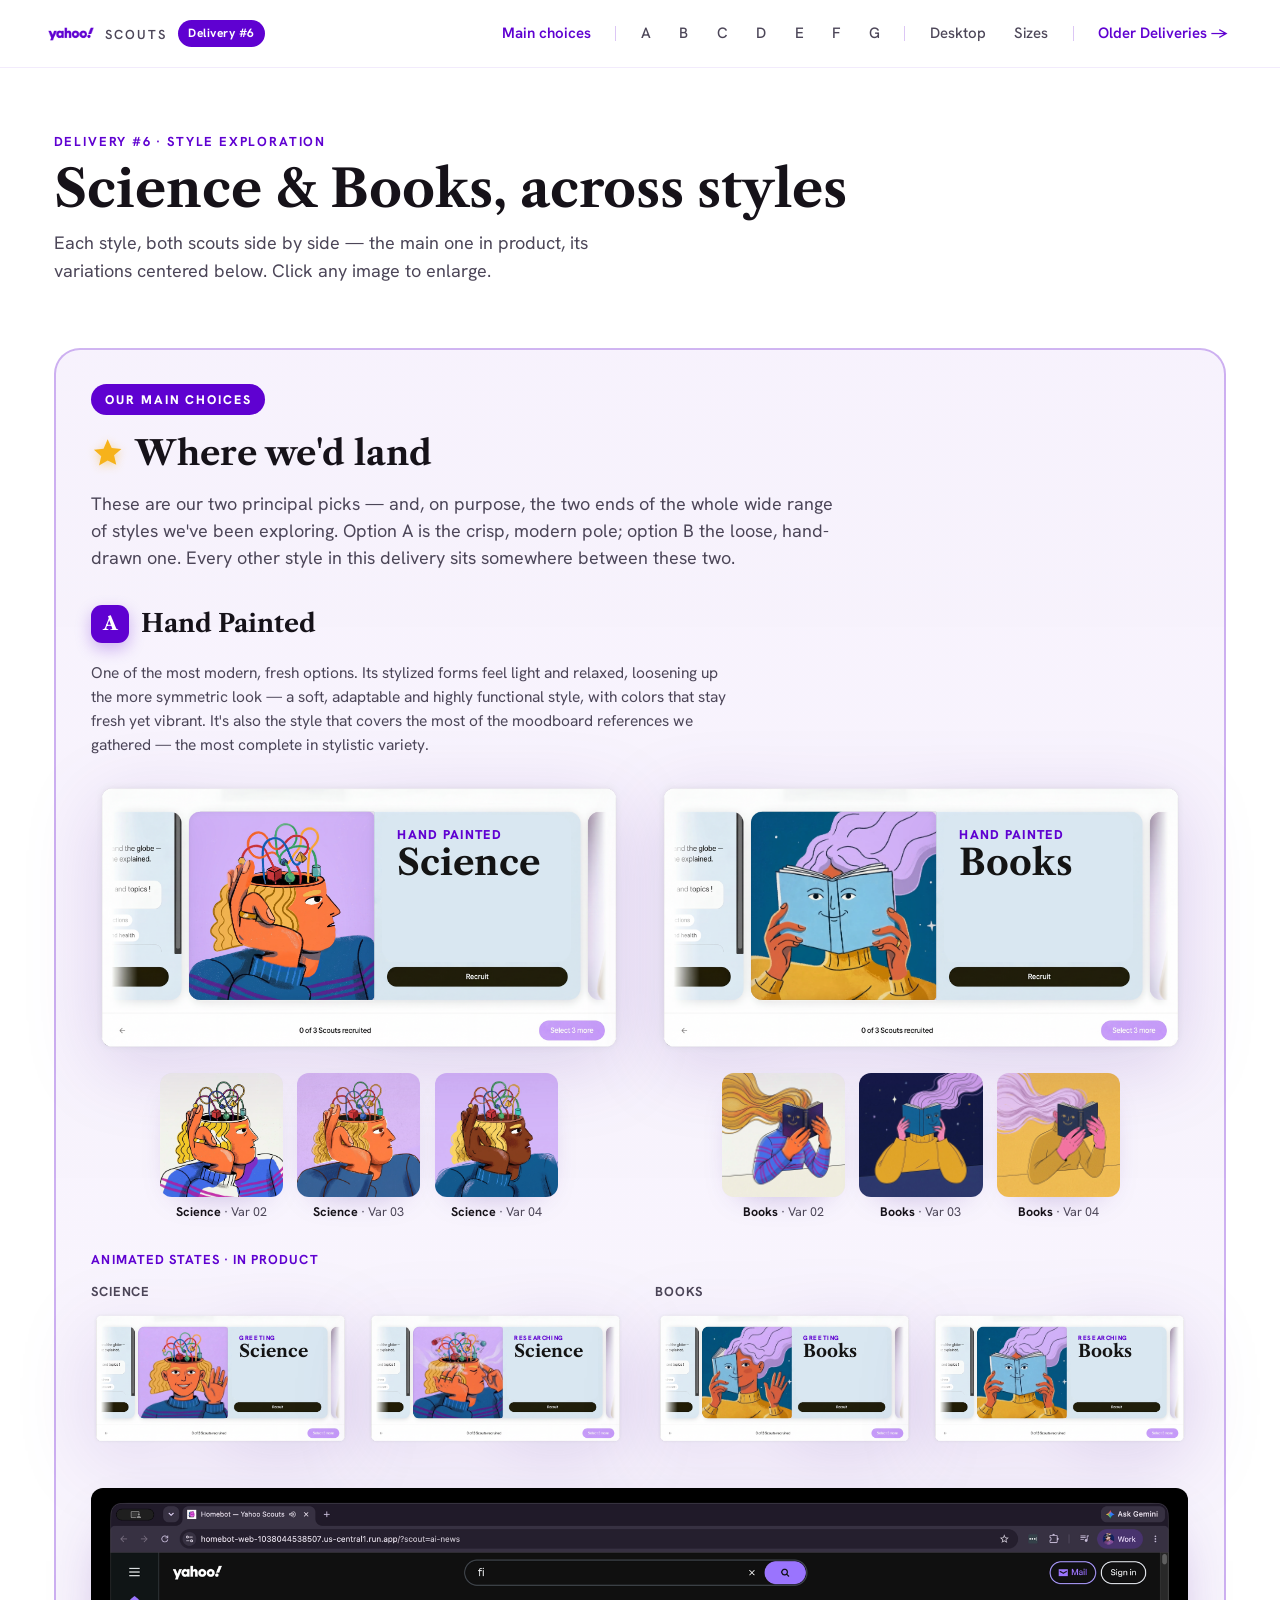
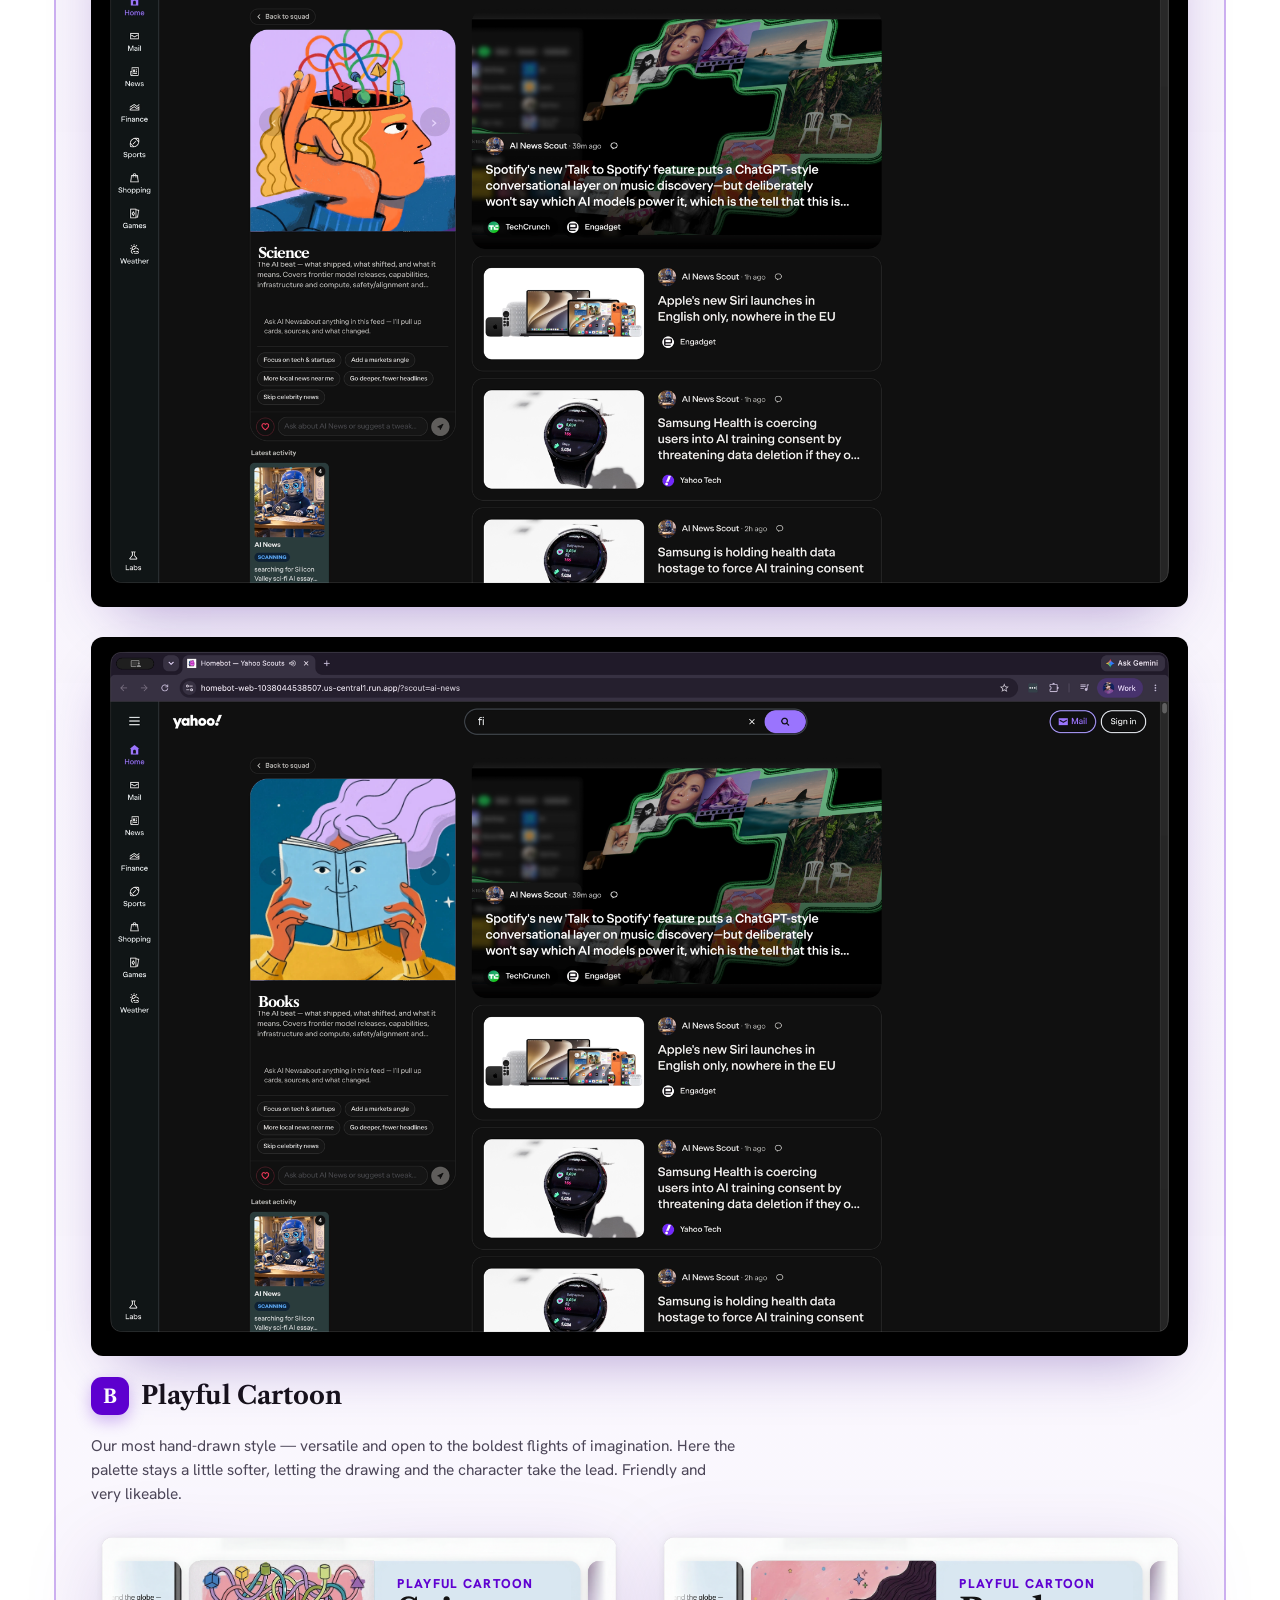
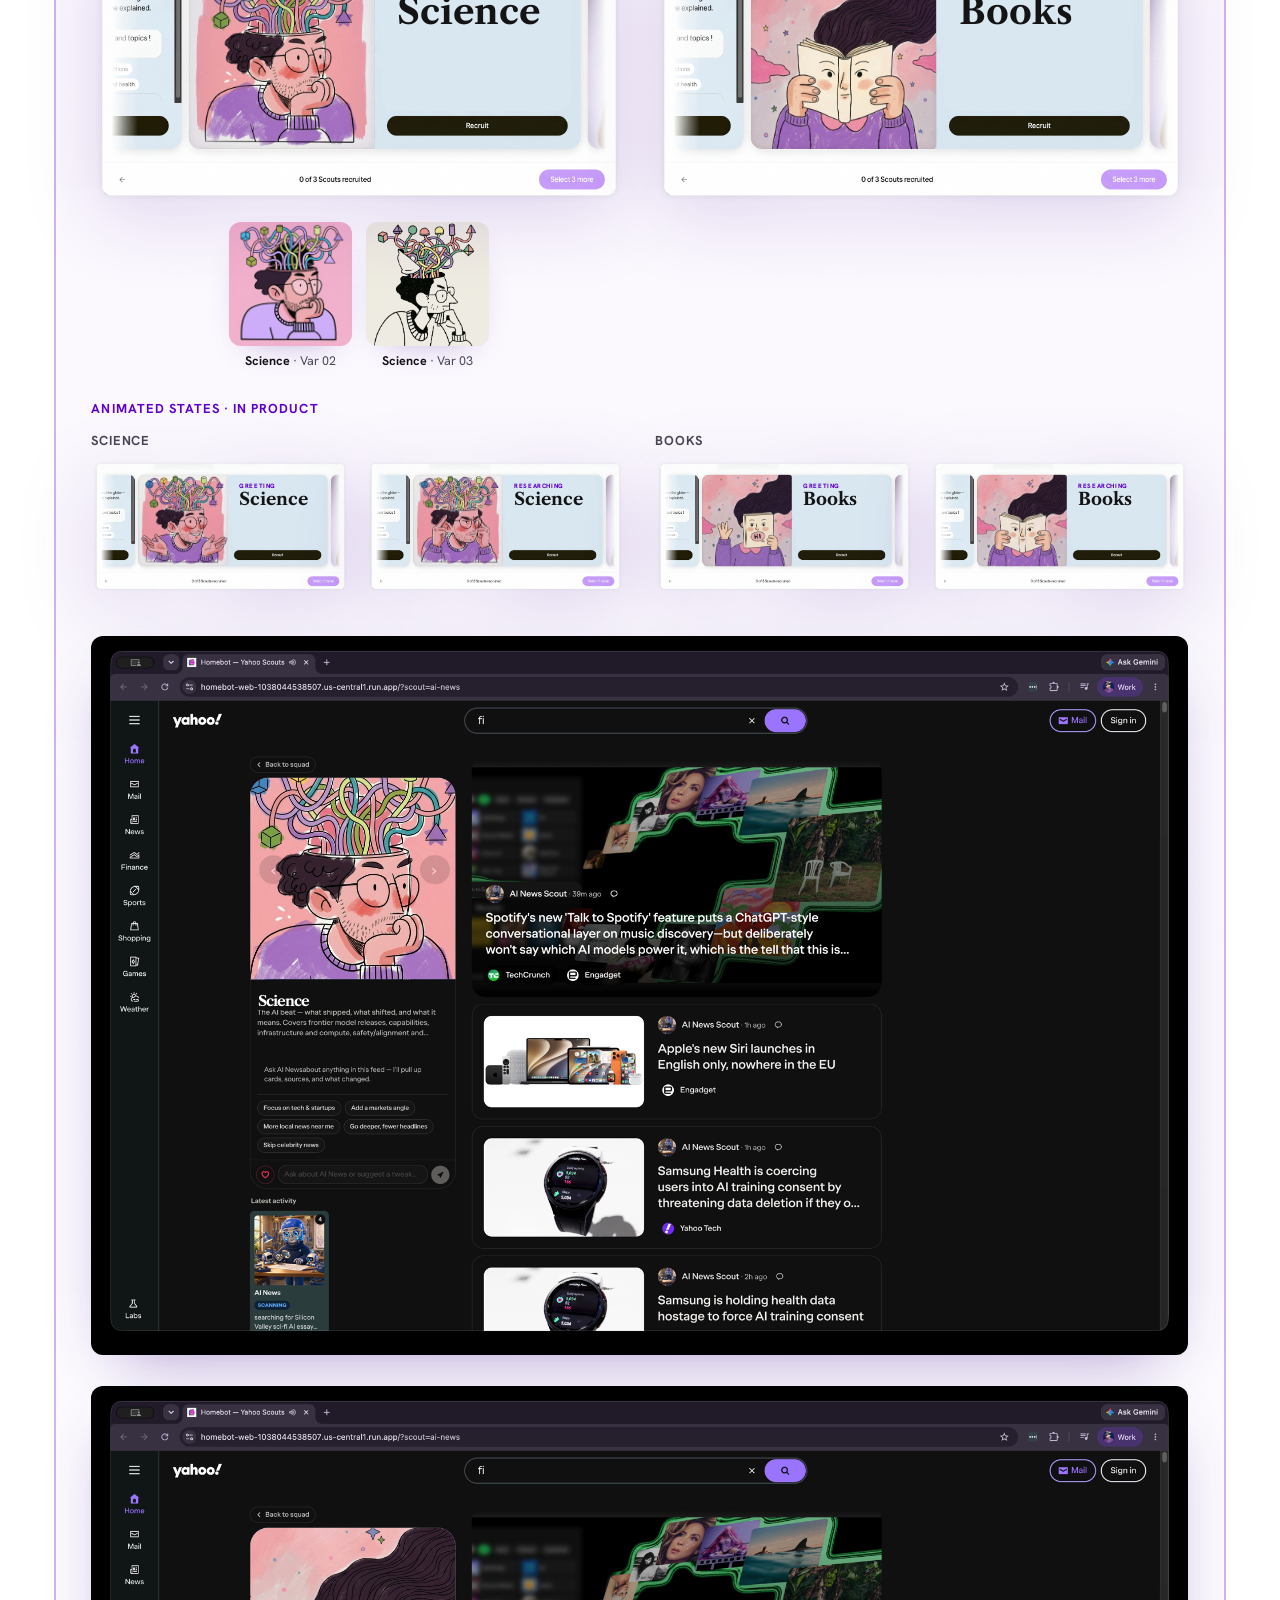
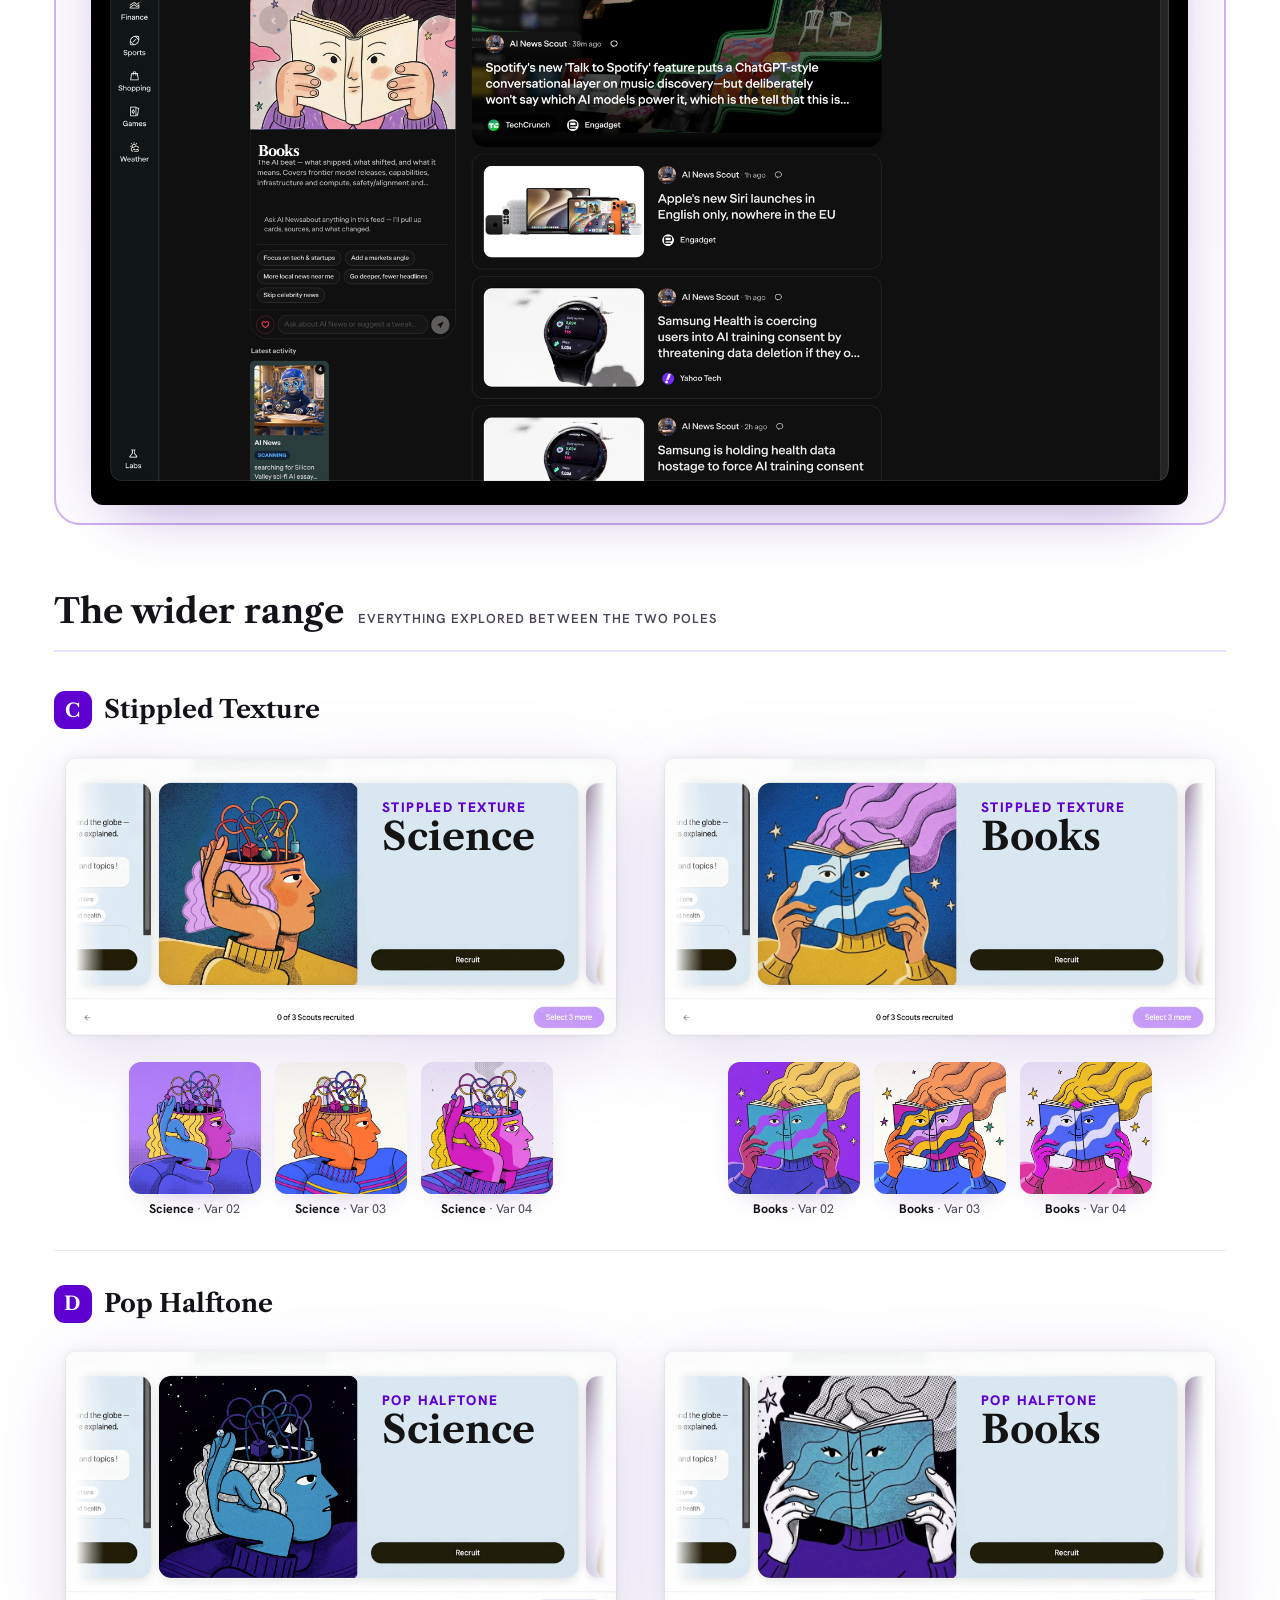
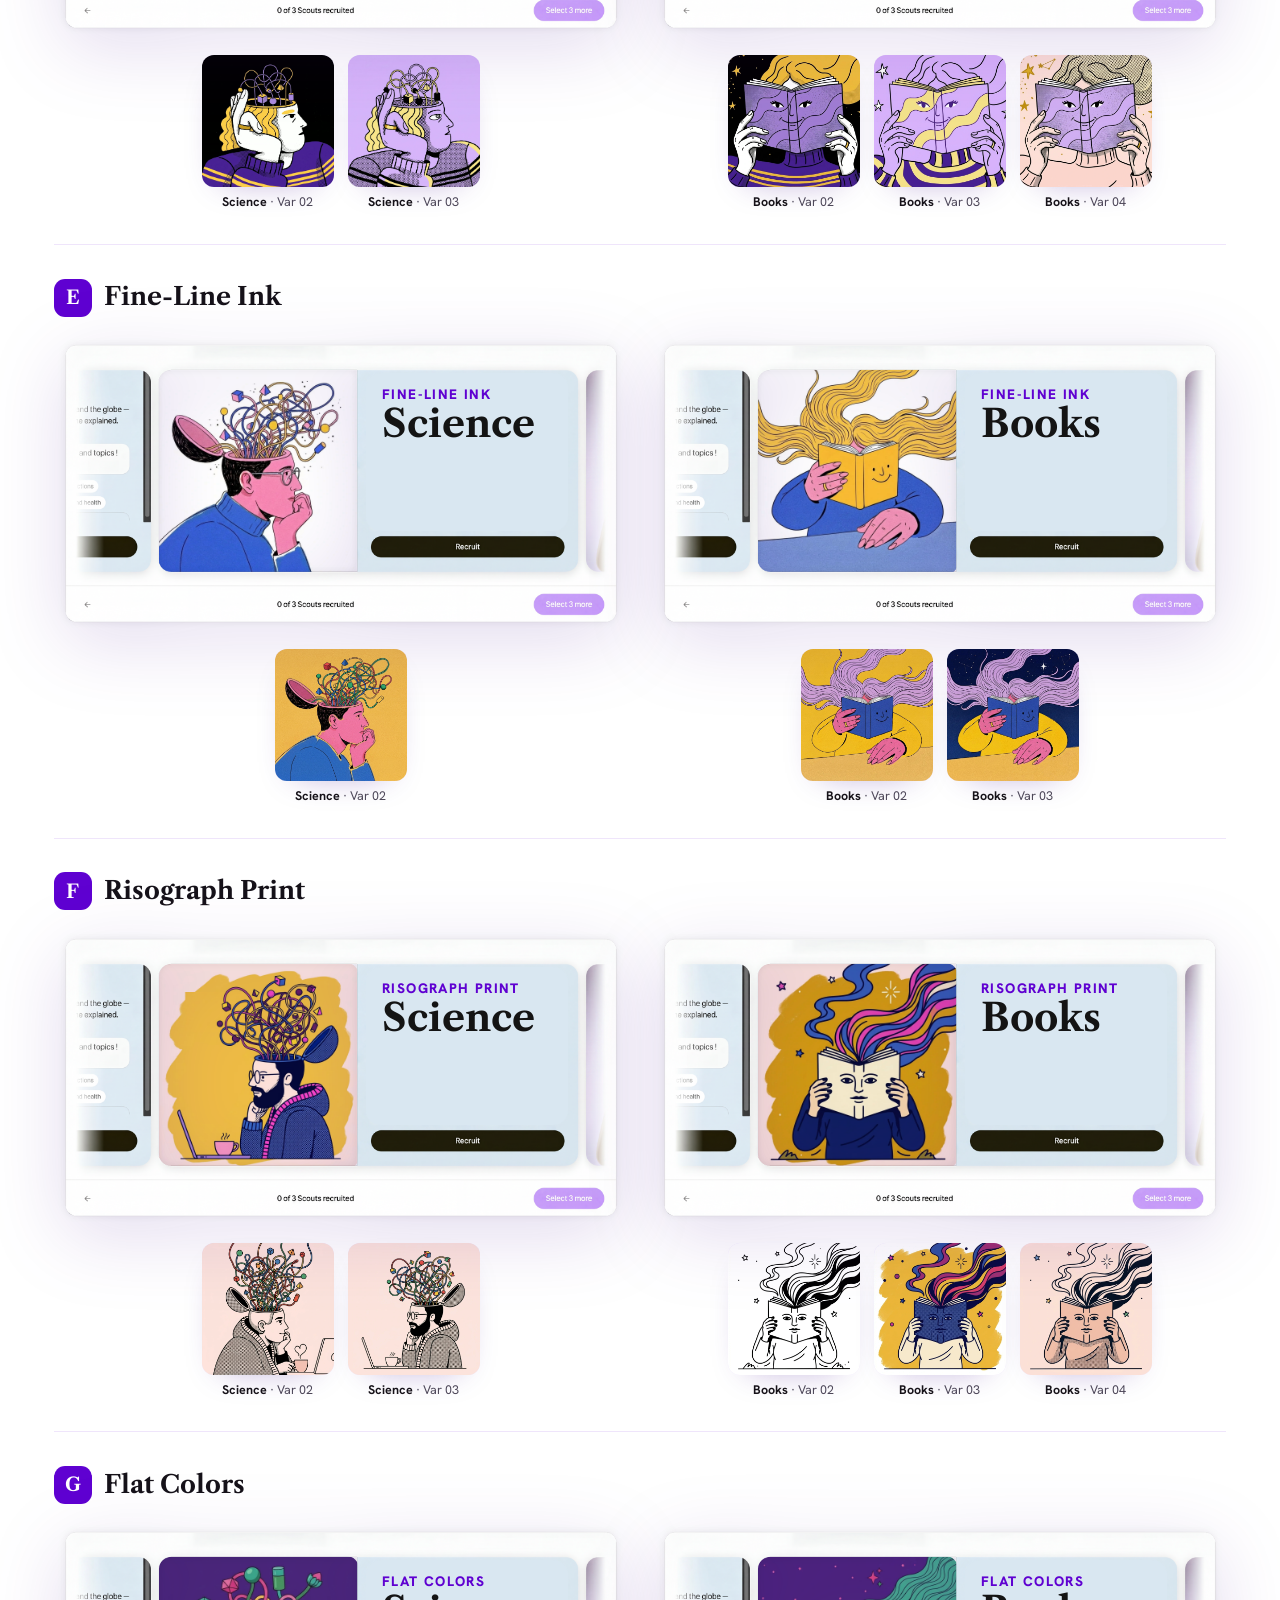
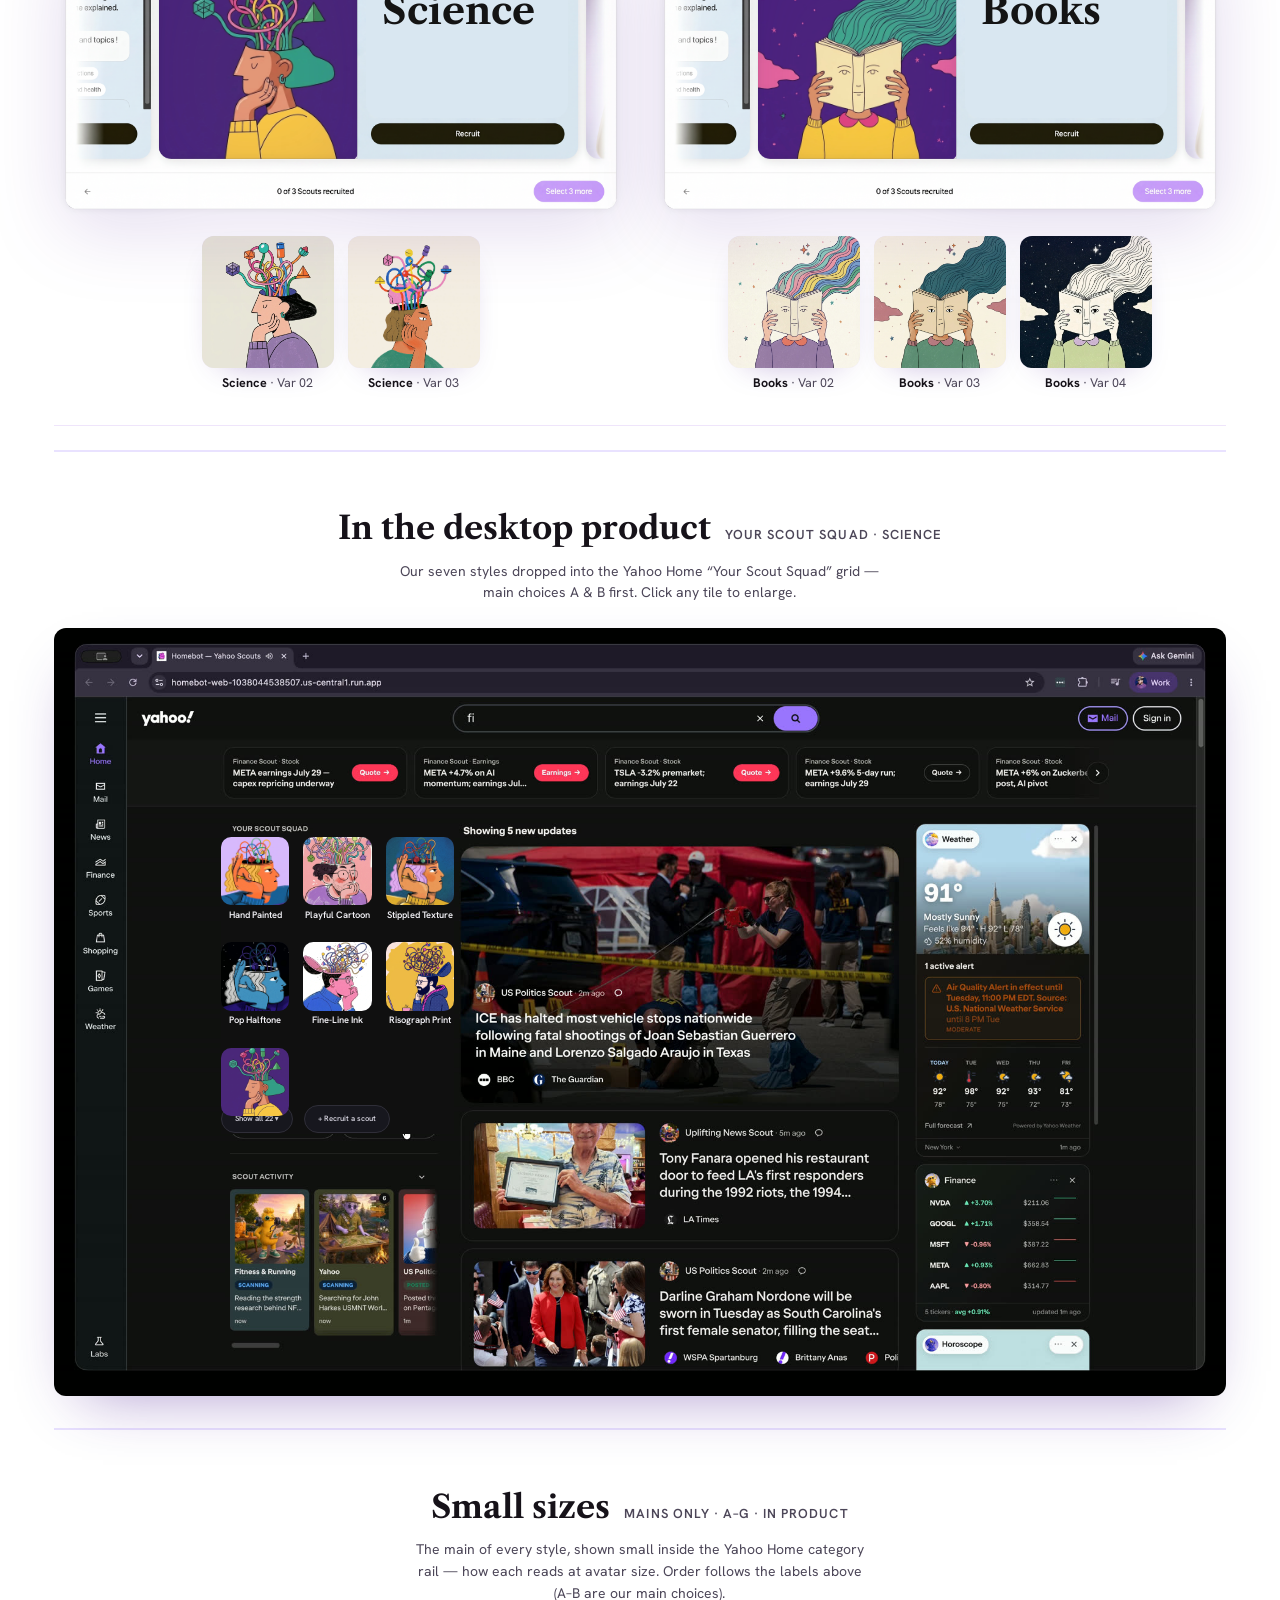
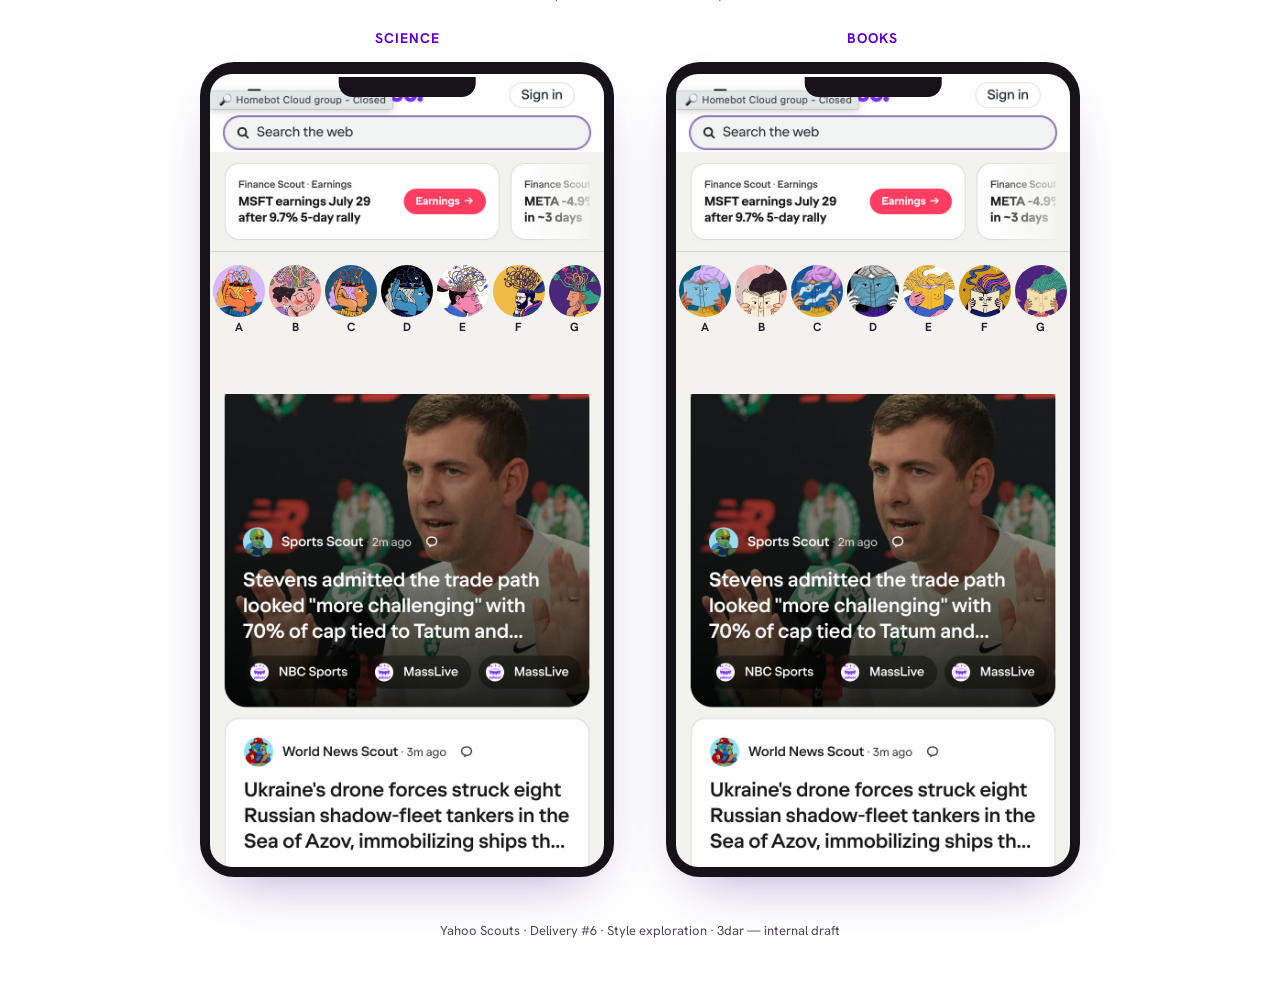
<file: p-d5-73b97c27/index.html>
<!DOCTYPE html>
<html lang="en">
<head>
<meta charset="UTF-8" />
<meta name="robots" content="noindex" />
<title>Yahoo Scouts — Delivery #5</title>
<link rel="canonical" href="../" />
<meta http-equiv="refresh" content="0; url=../" />
<script>location.replace('../');</script>
</head>
<body>
<p>Delivery #5 is now the main page — <a href="../">continue →</a></p>
</body>
</html>
</file>
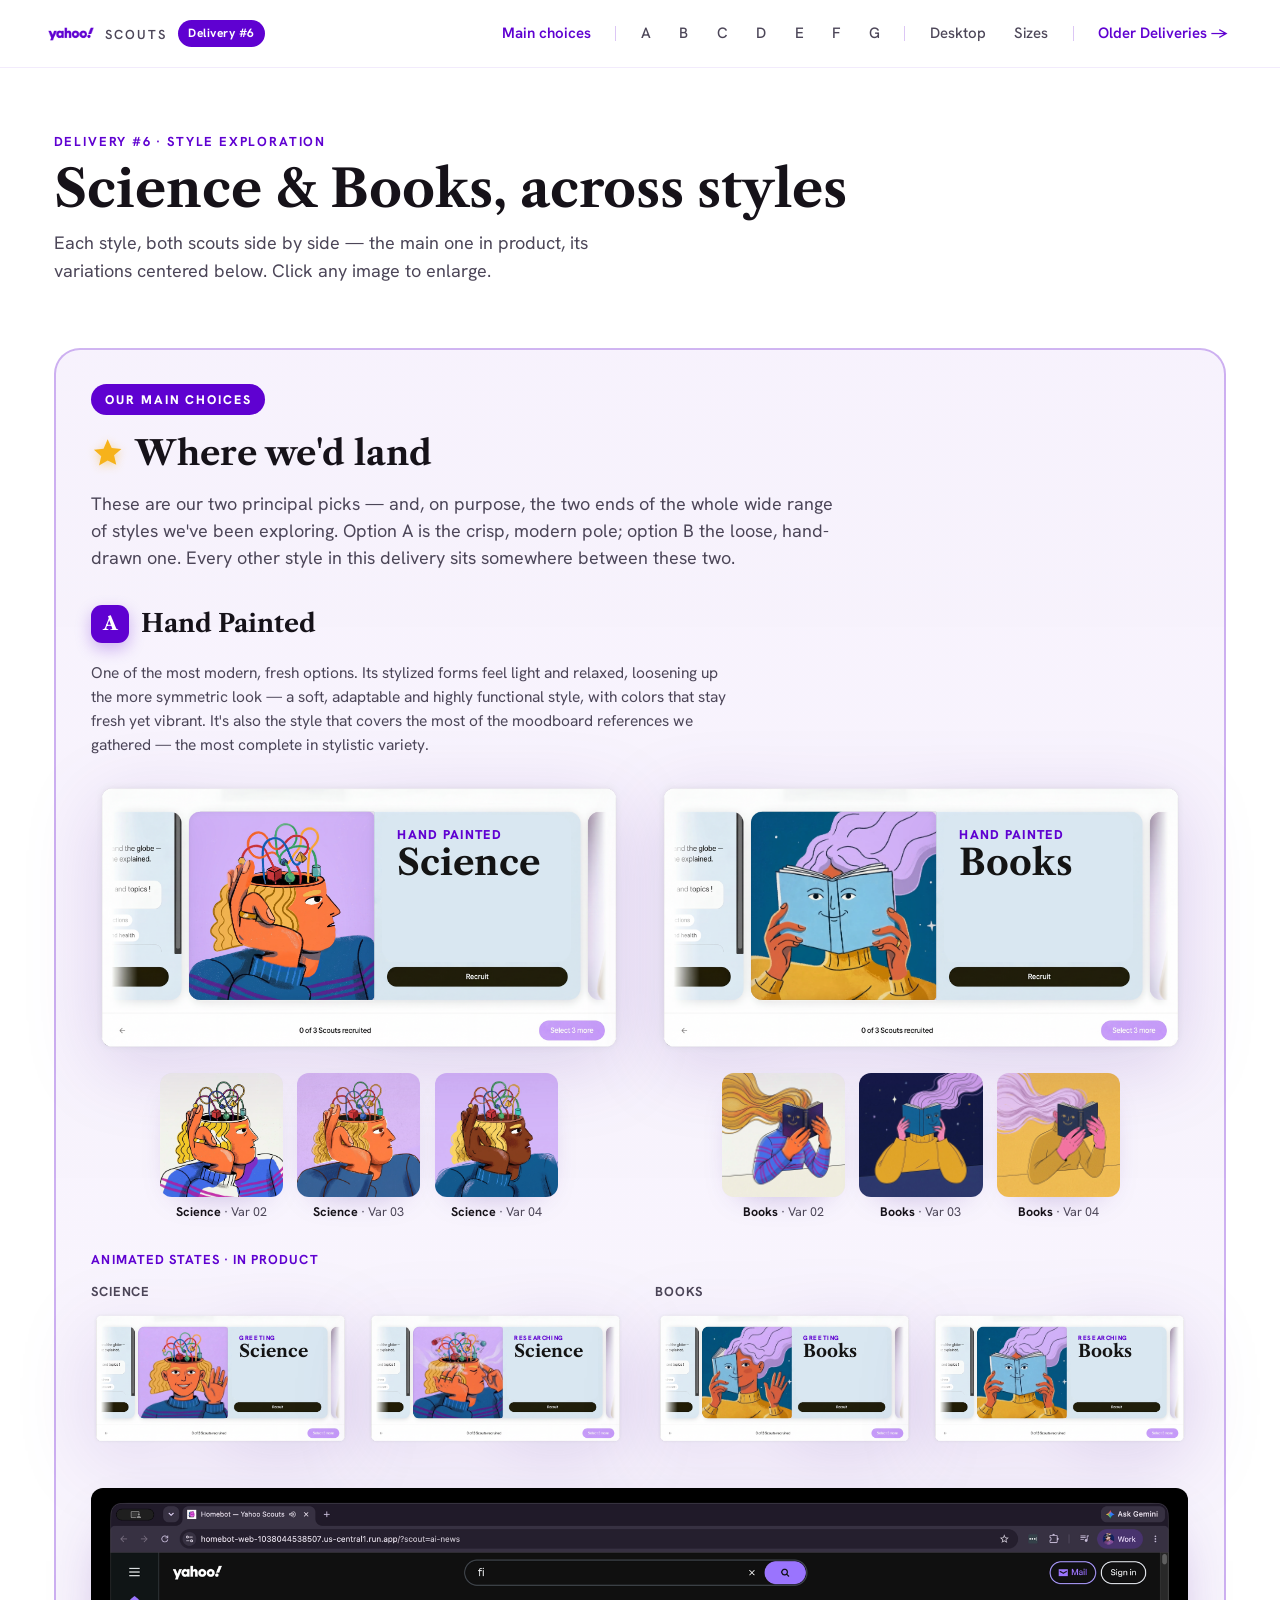
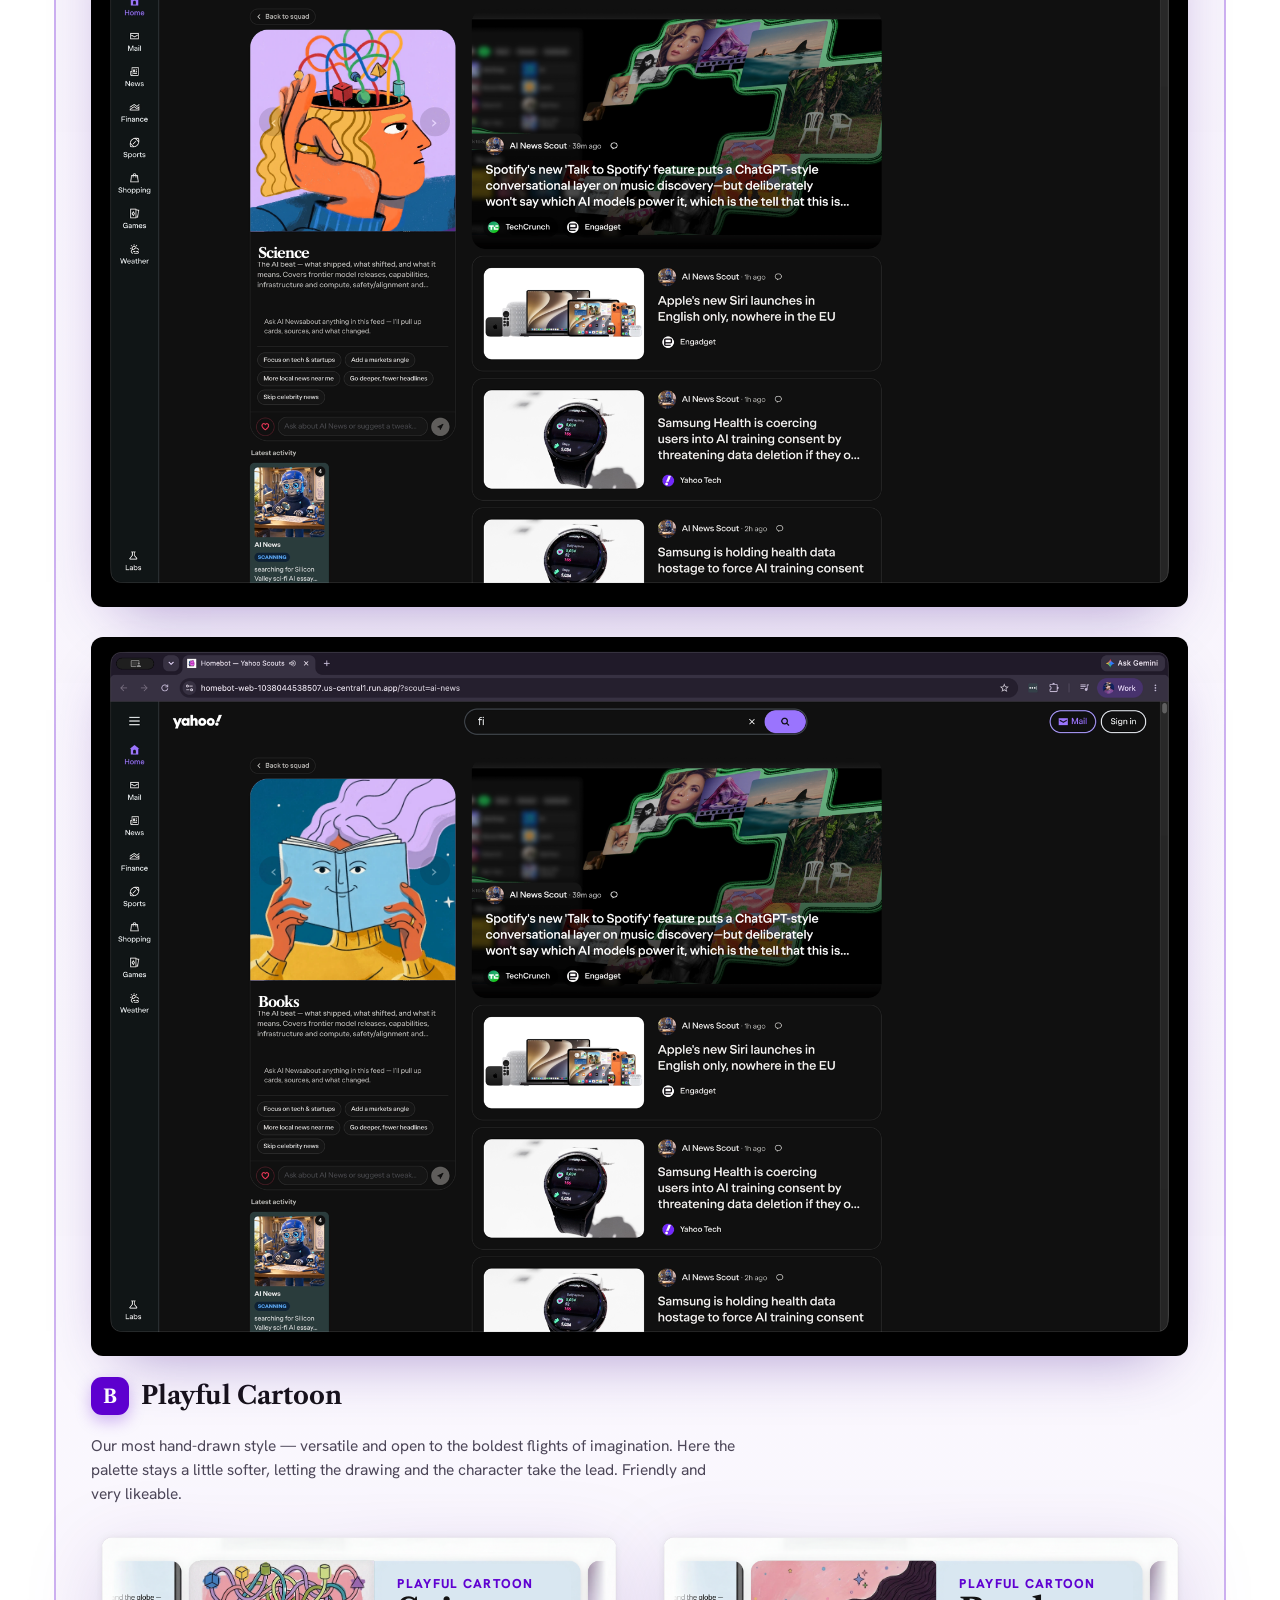
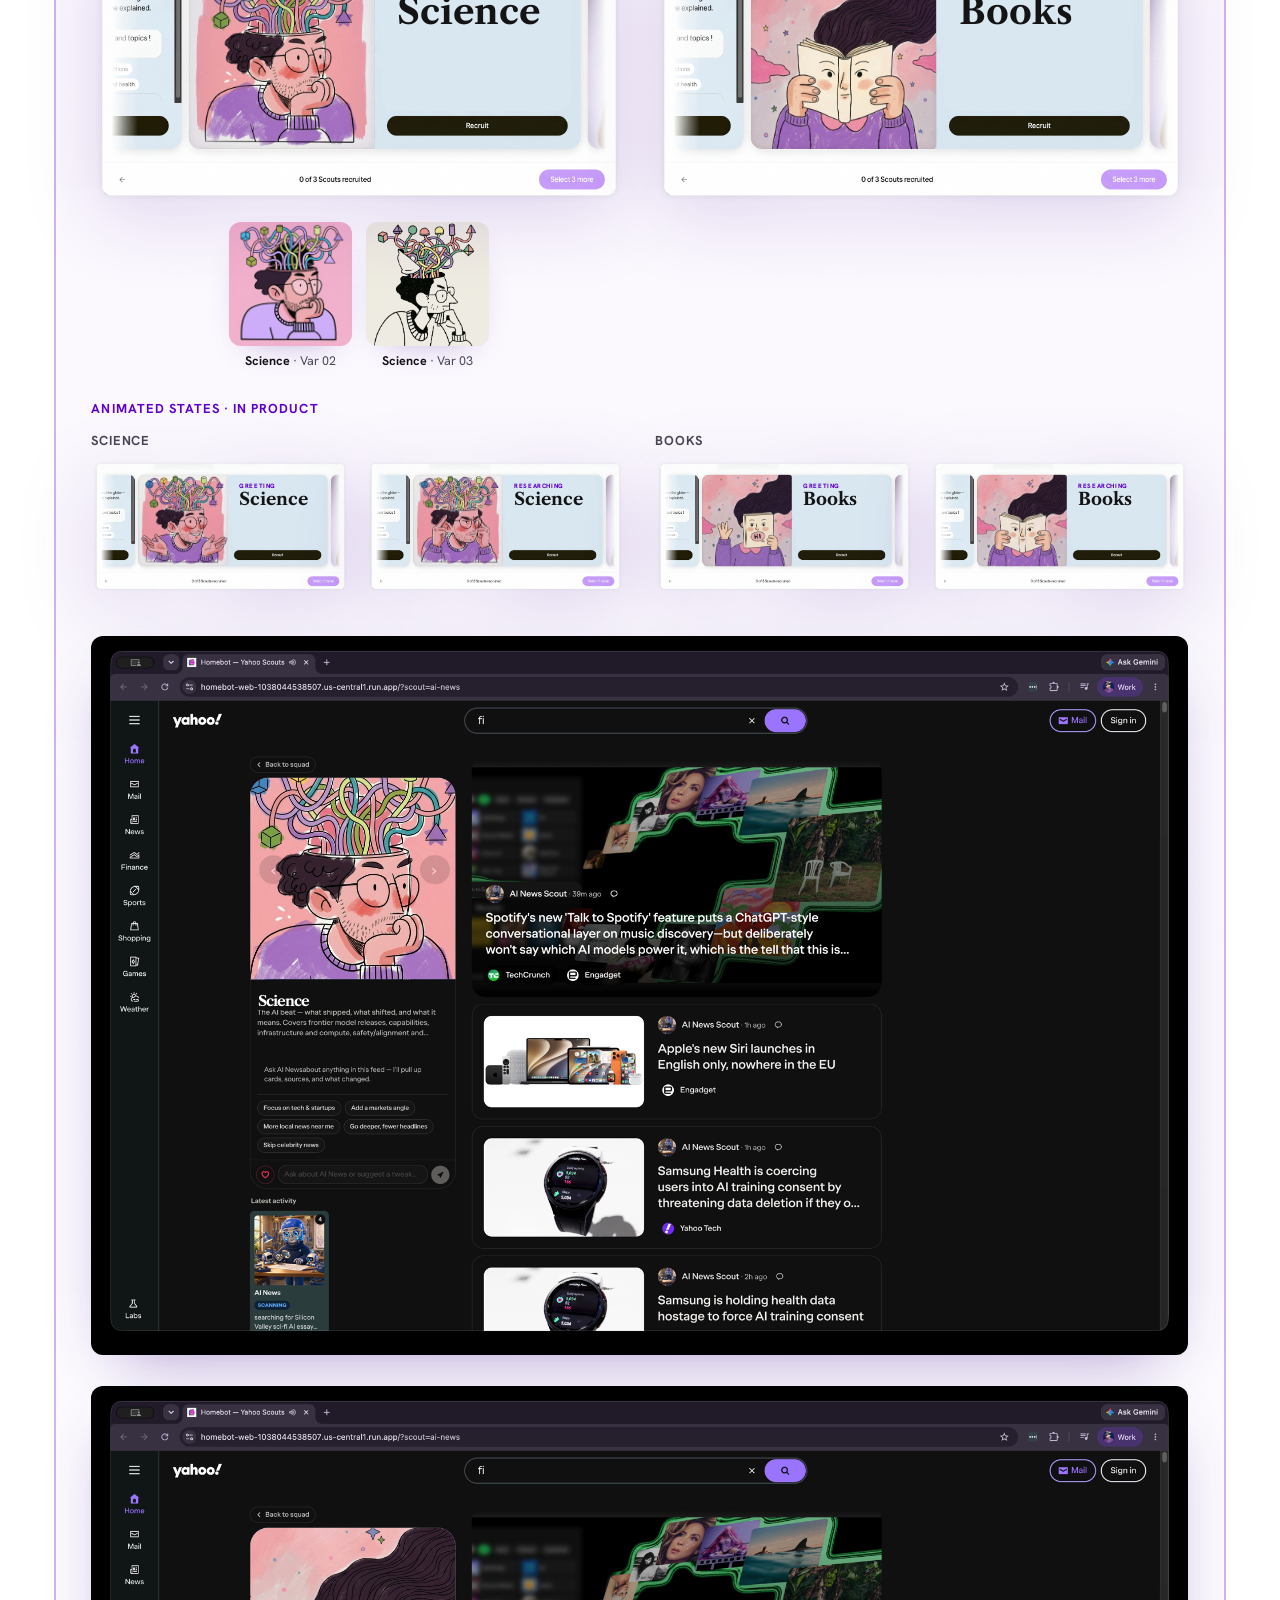
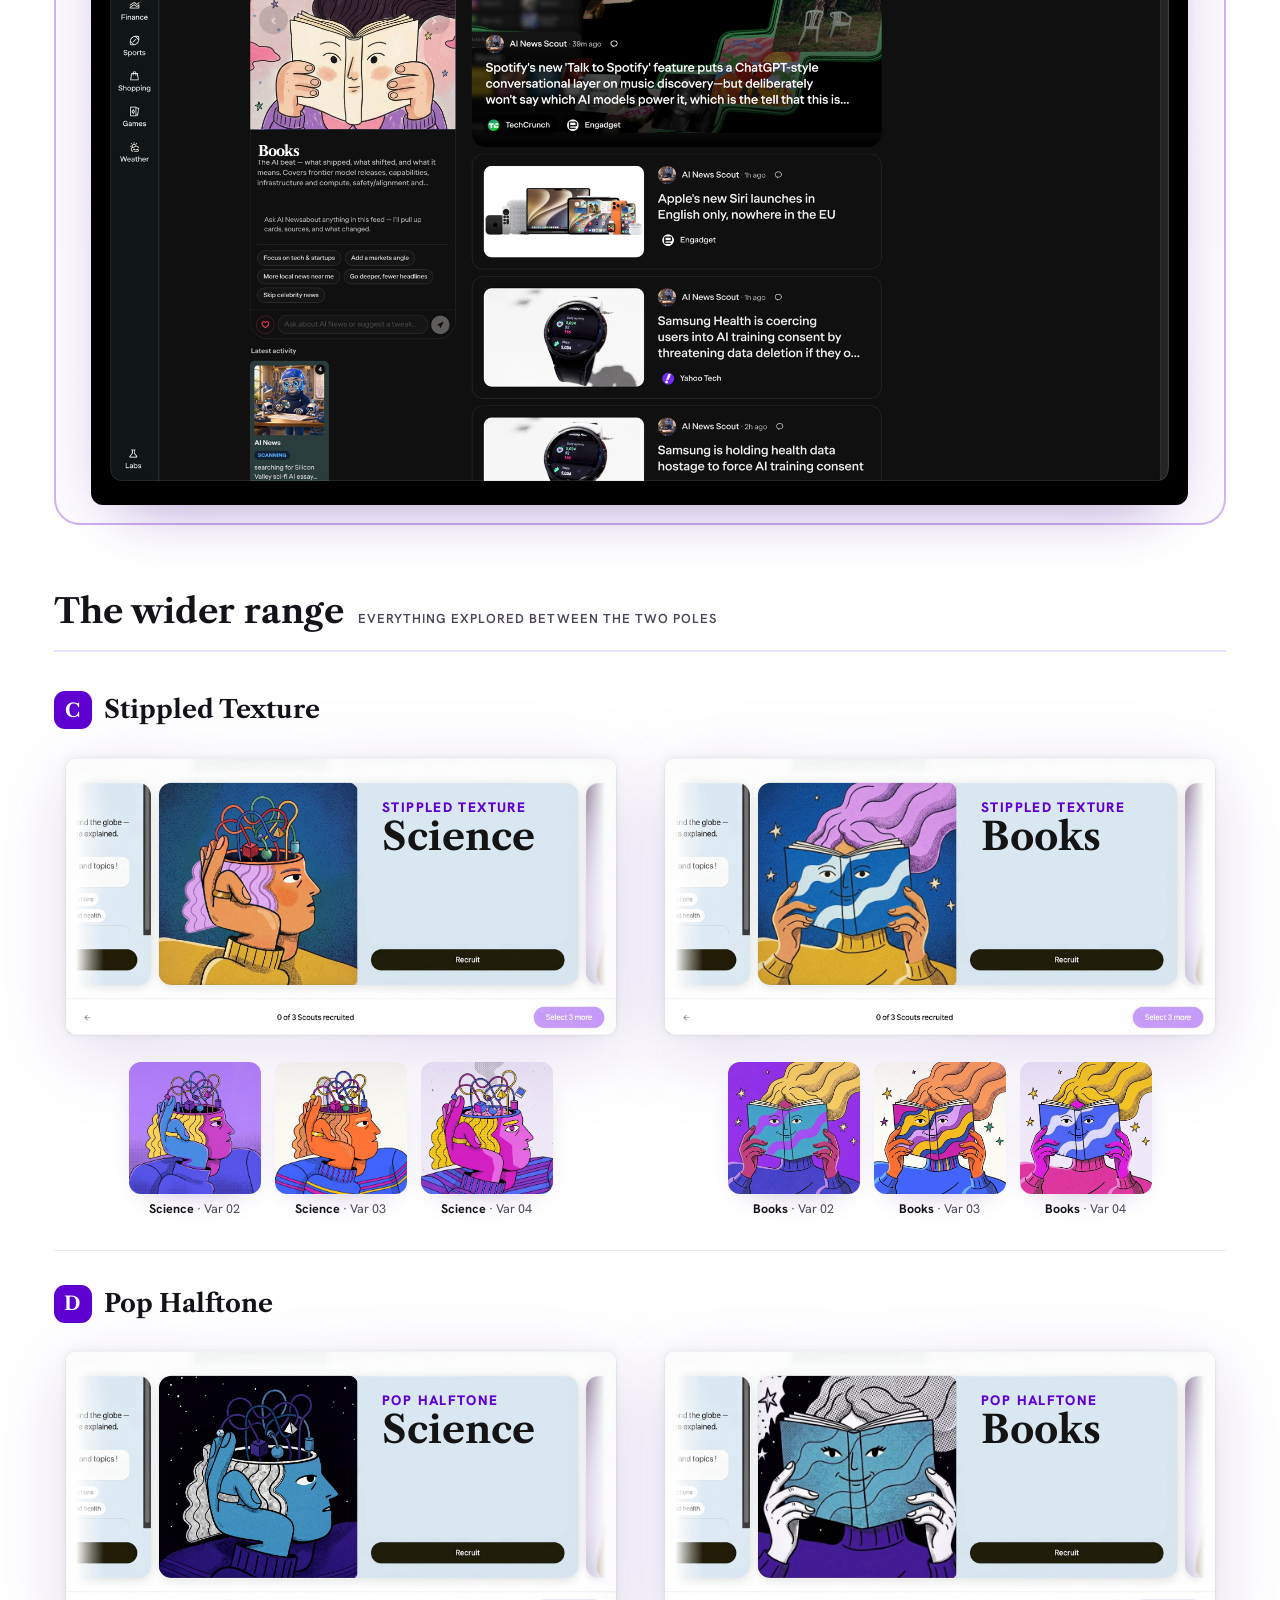
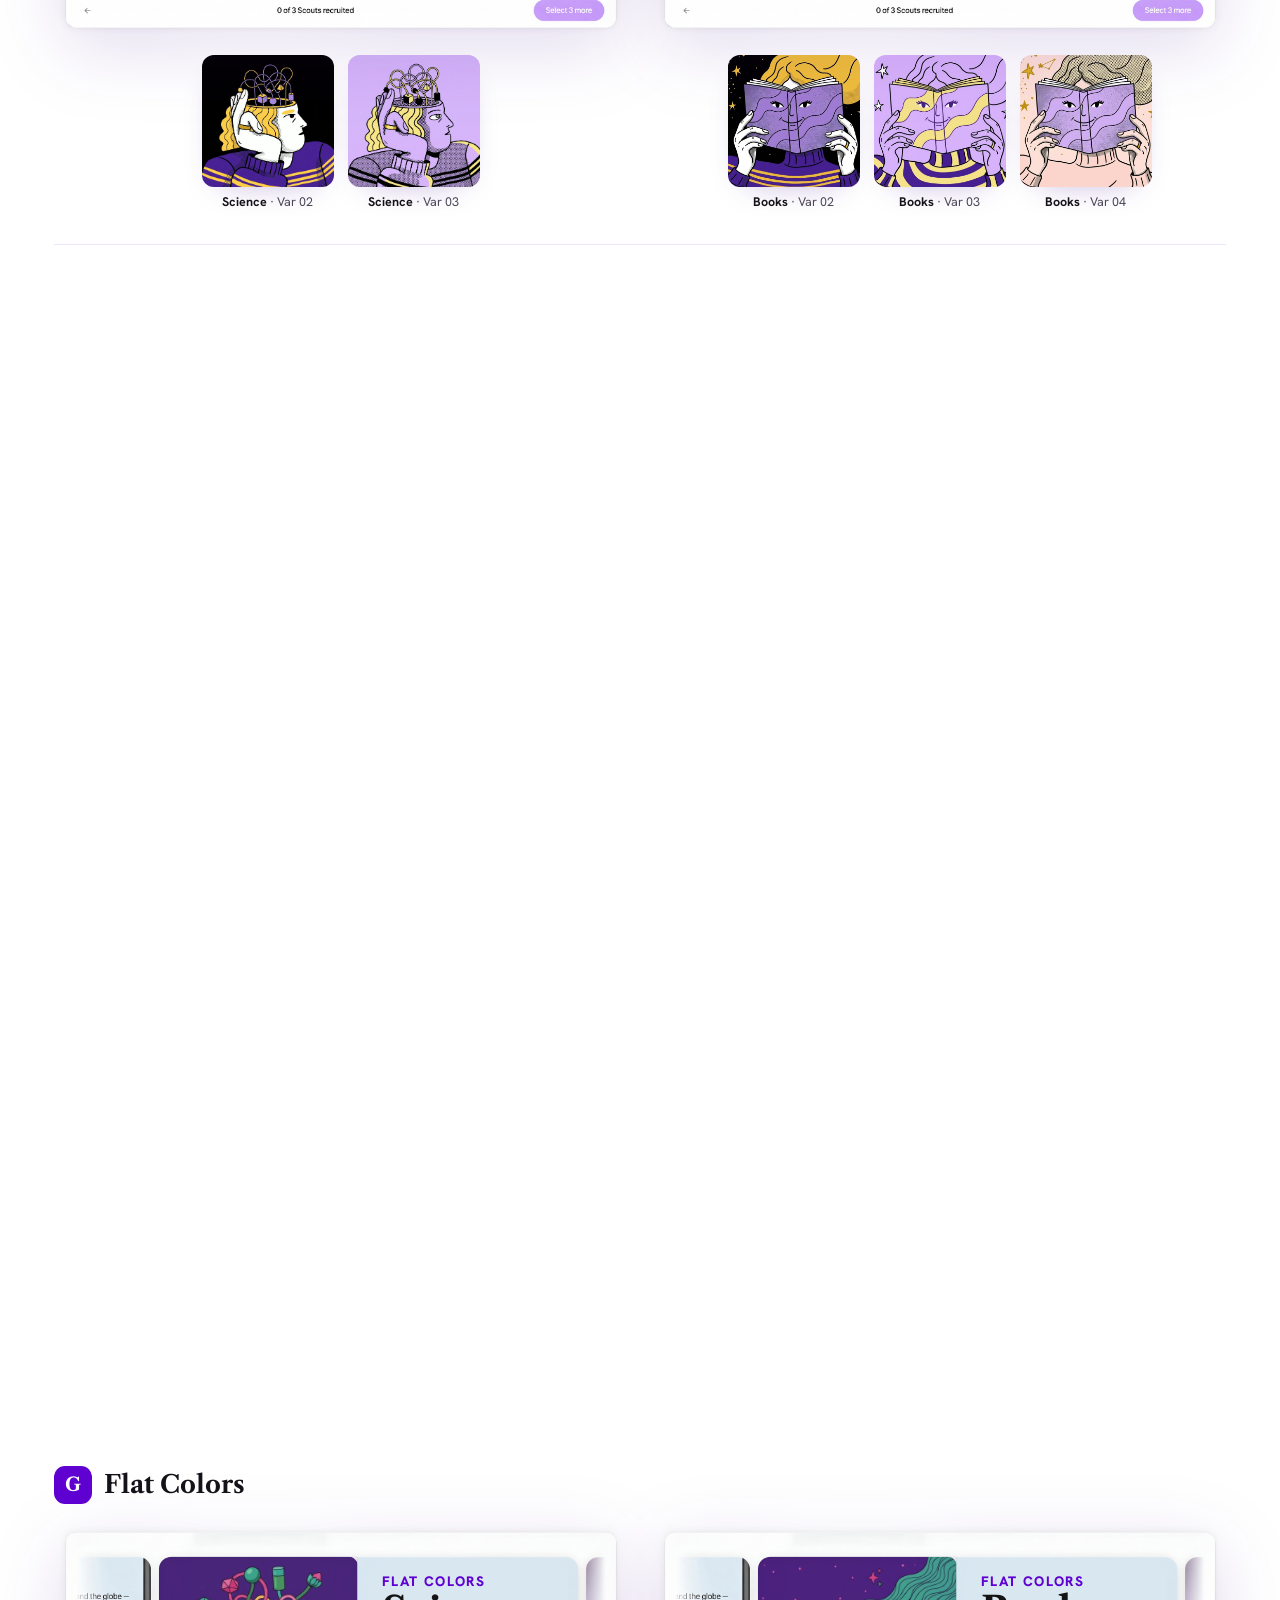
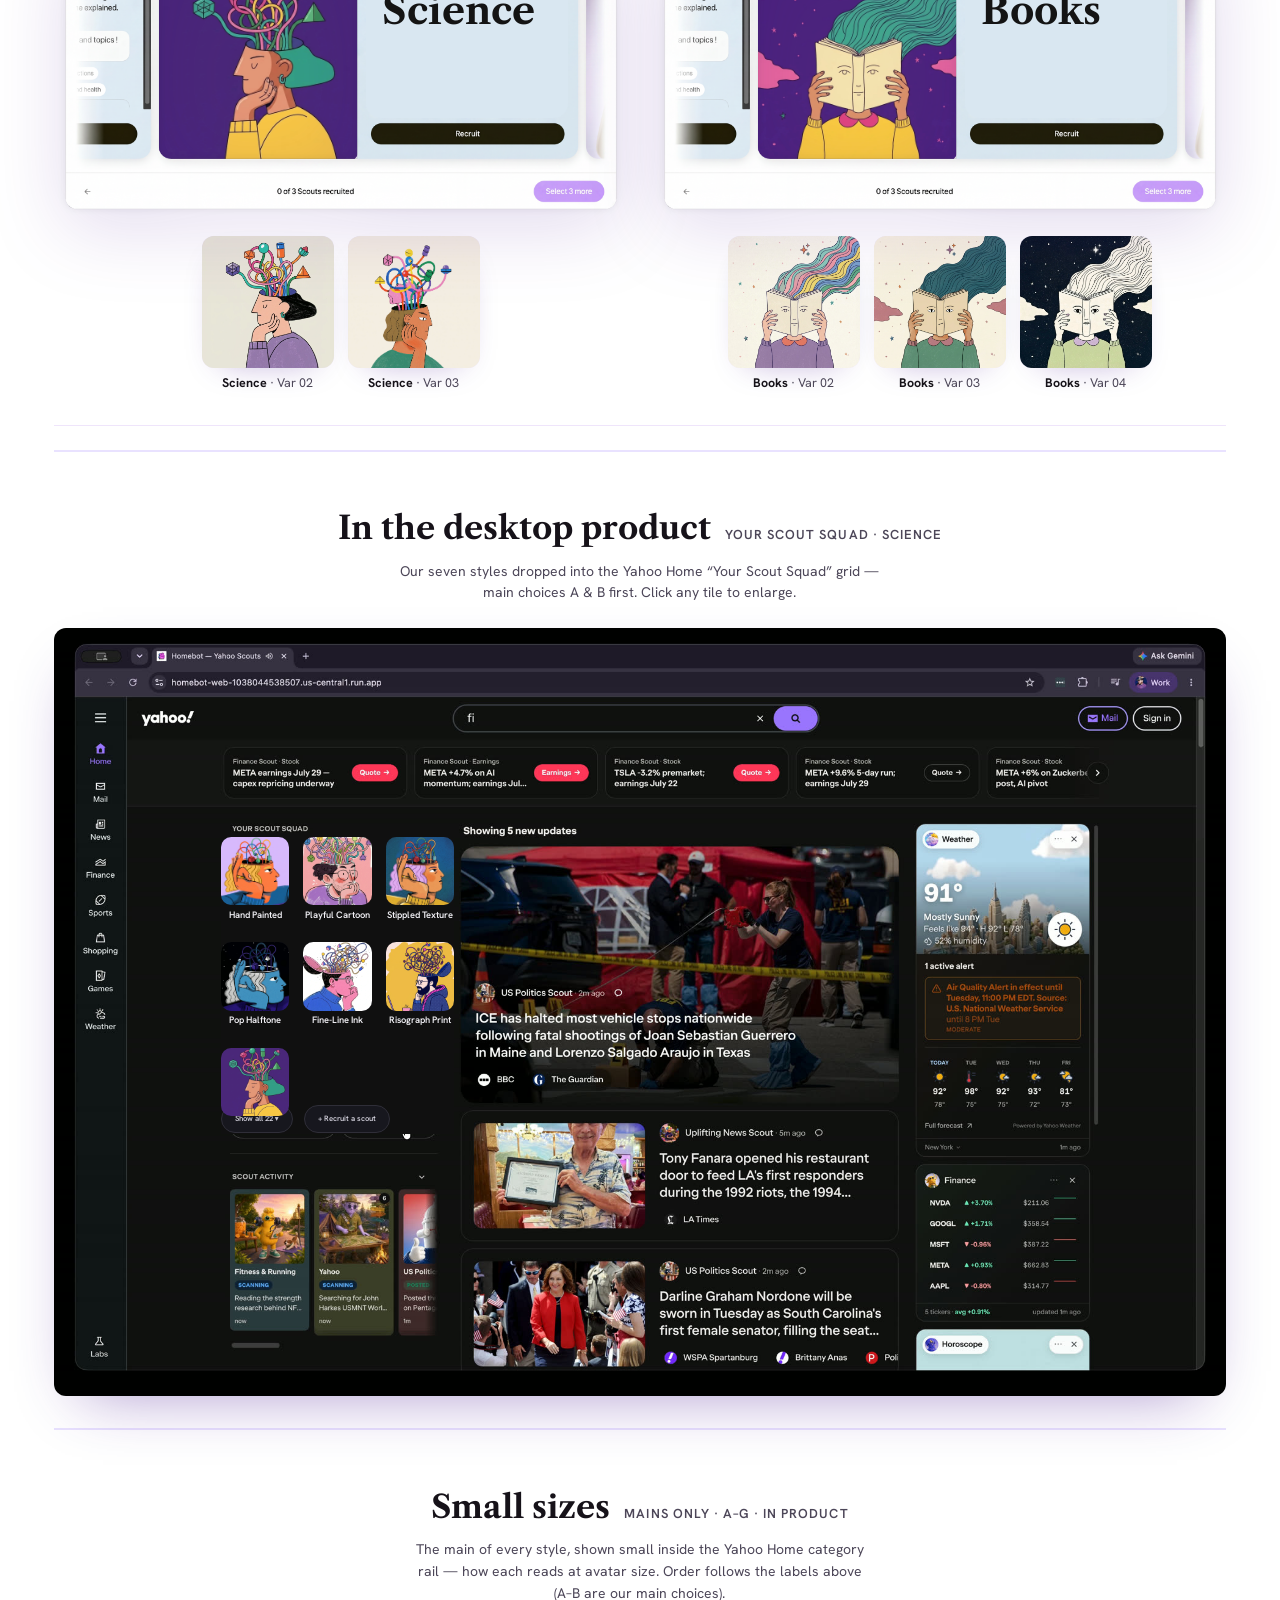
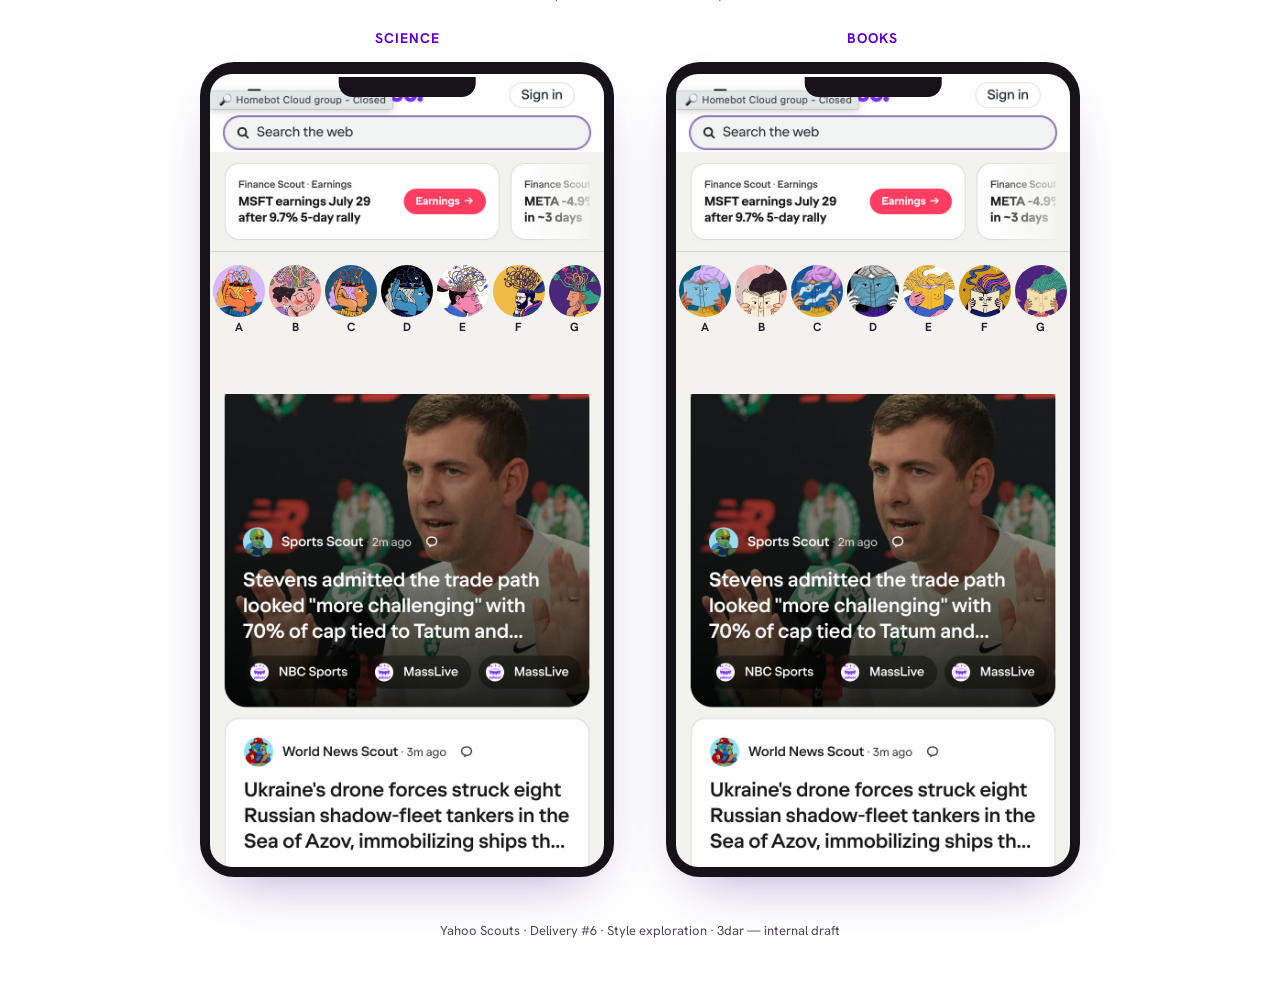
<file: s6-scouts-4k8w1z/index.html>
<!DOCTYPE html>
<html lang="en">
<head>
<meta charset="UTF-8" />
<title>Yahoo Scouts — Delivery #6</title>
<link rel="canonical" href="../" />
<meta http-equiv="refresh" content="0; url=../" />
<script>location.replace('../');</script>
</head>
<body>
<p>Delivery #6 is now the main page — <a href="../">continue &rarr;</a></p>
</body>
</html>
</file>
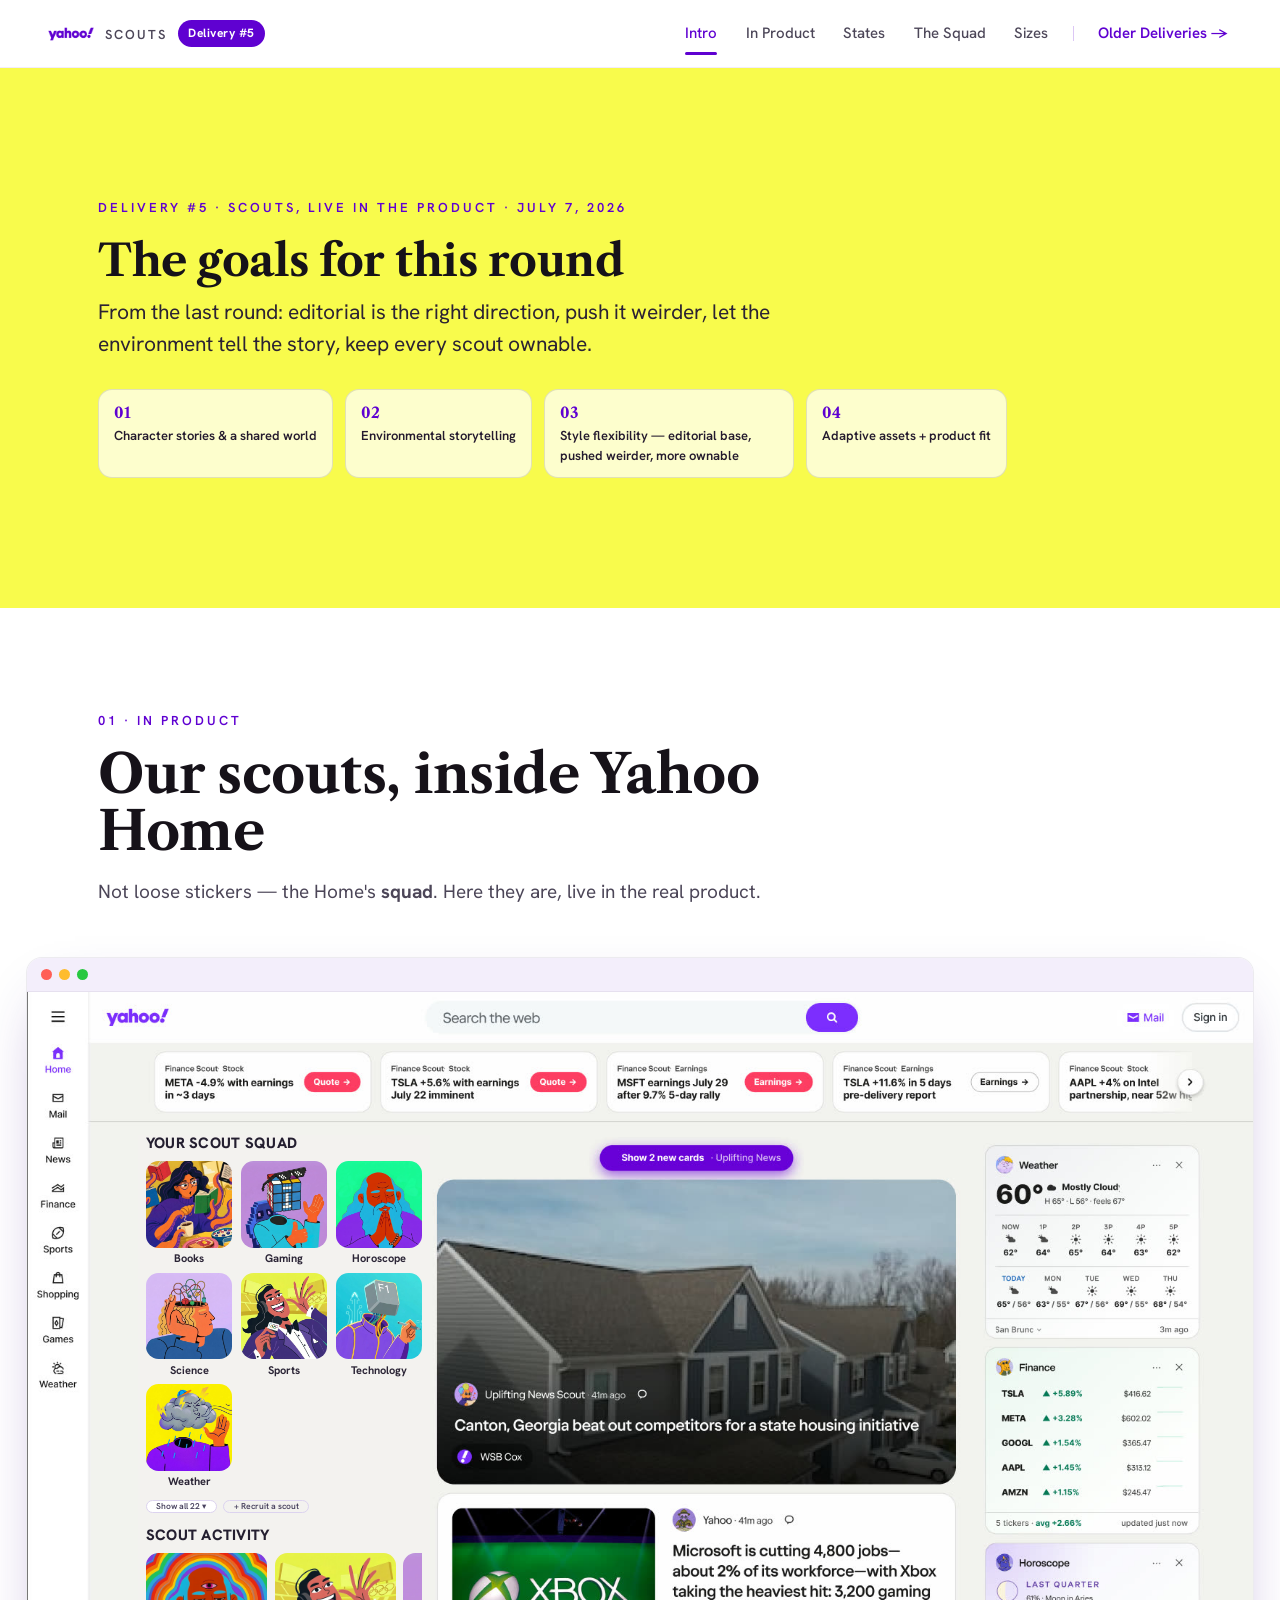
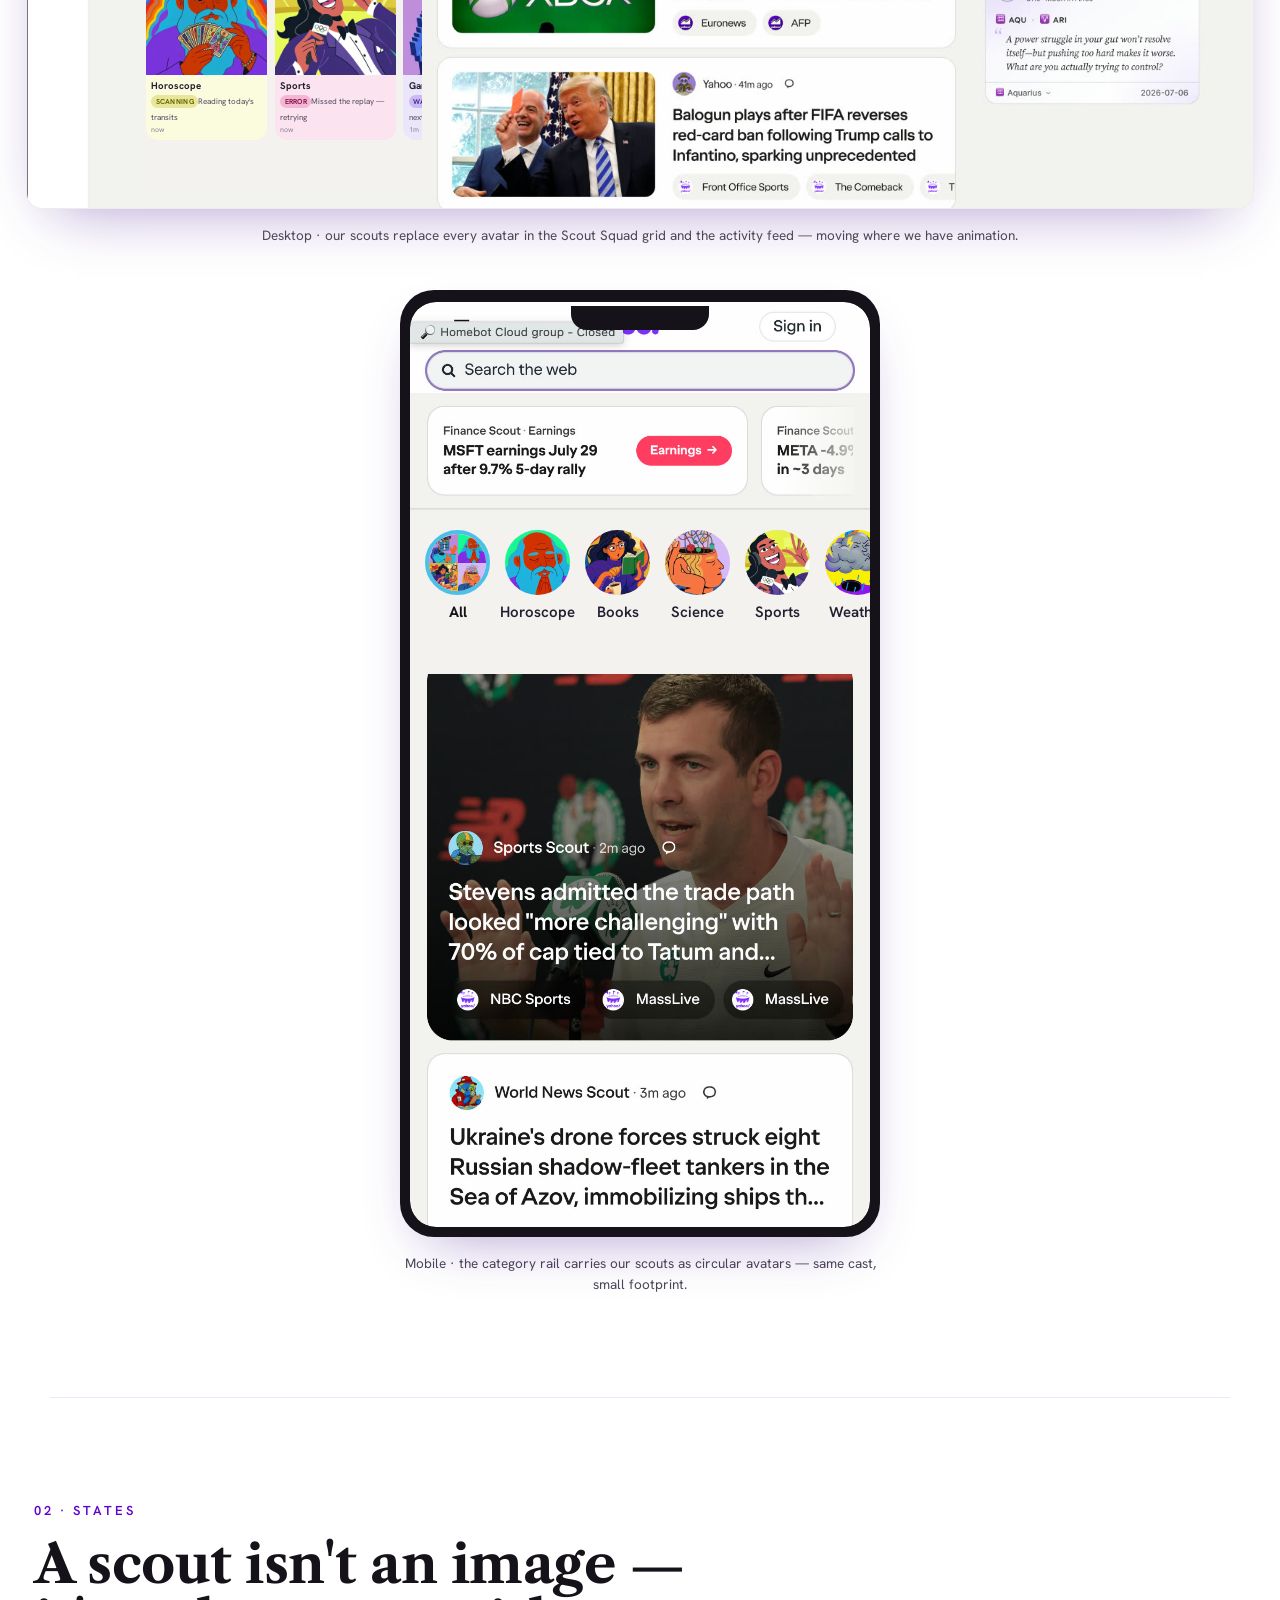
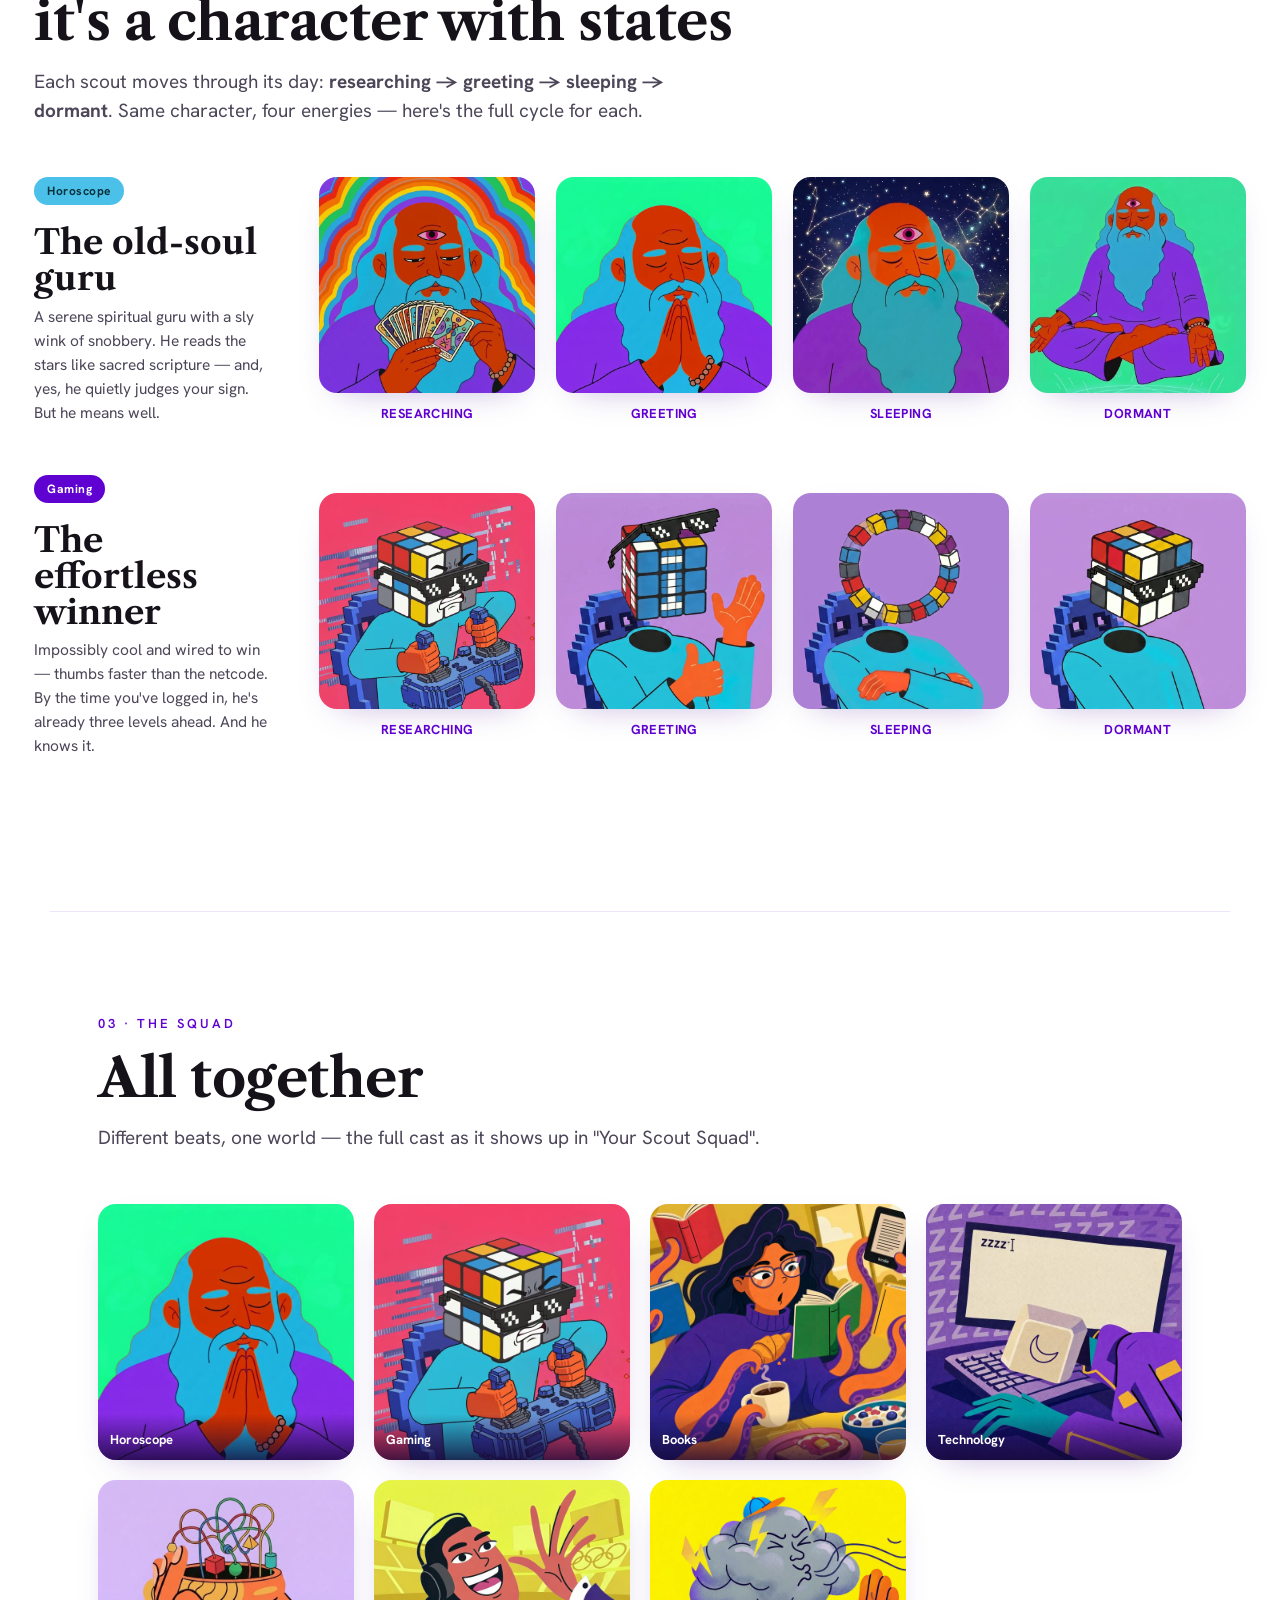
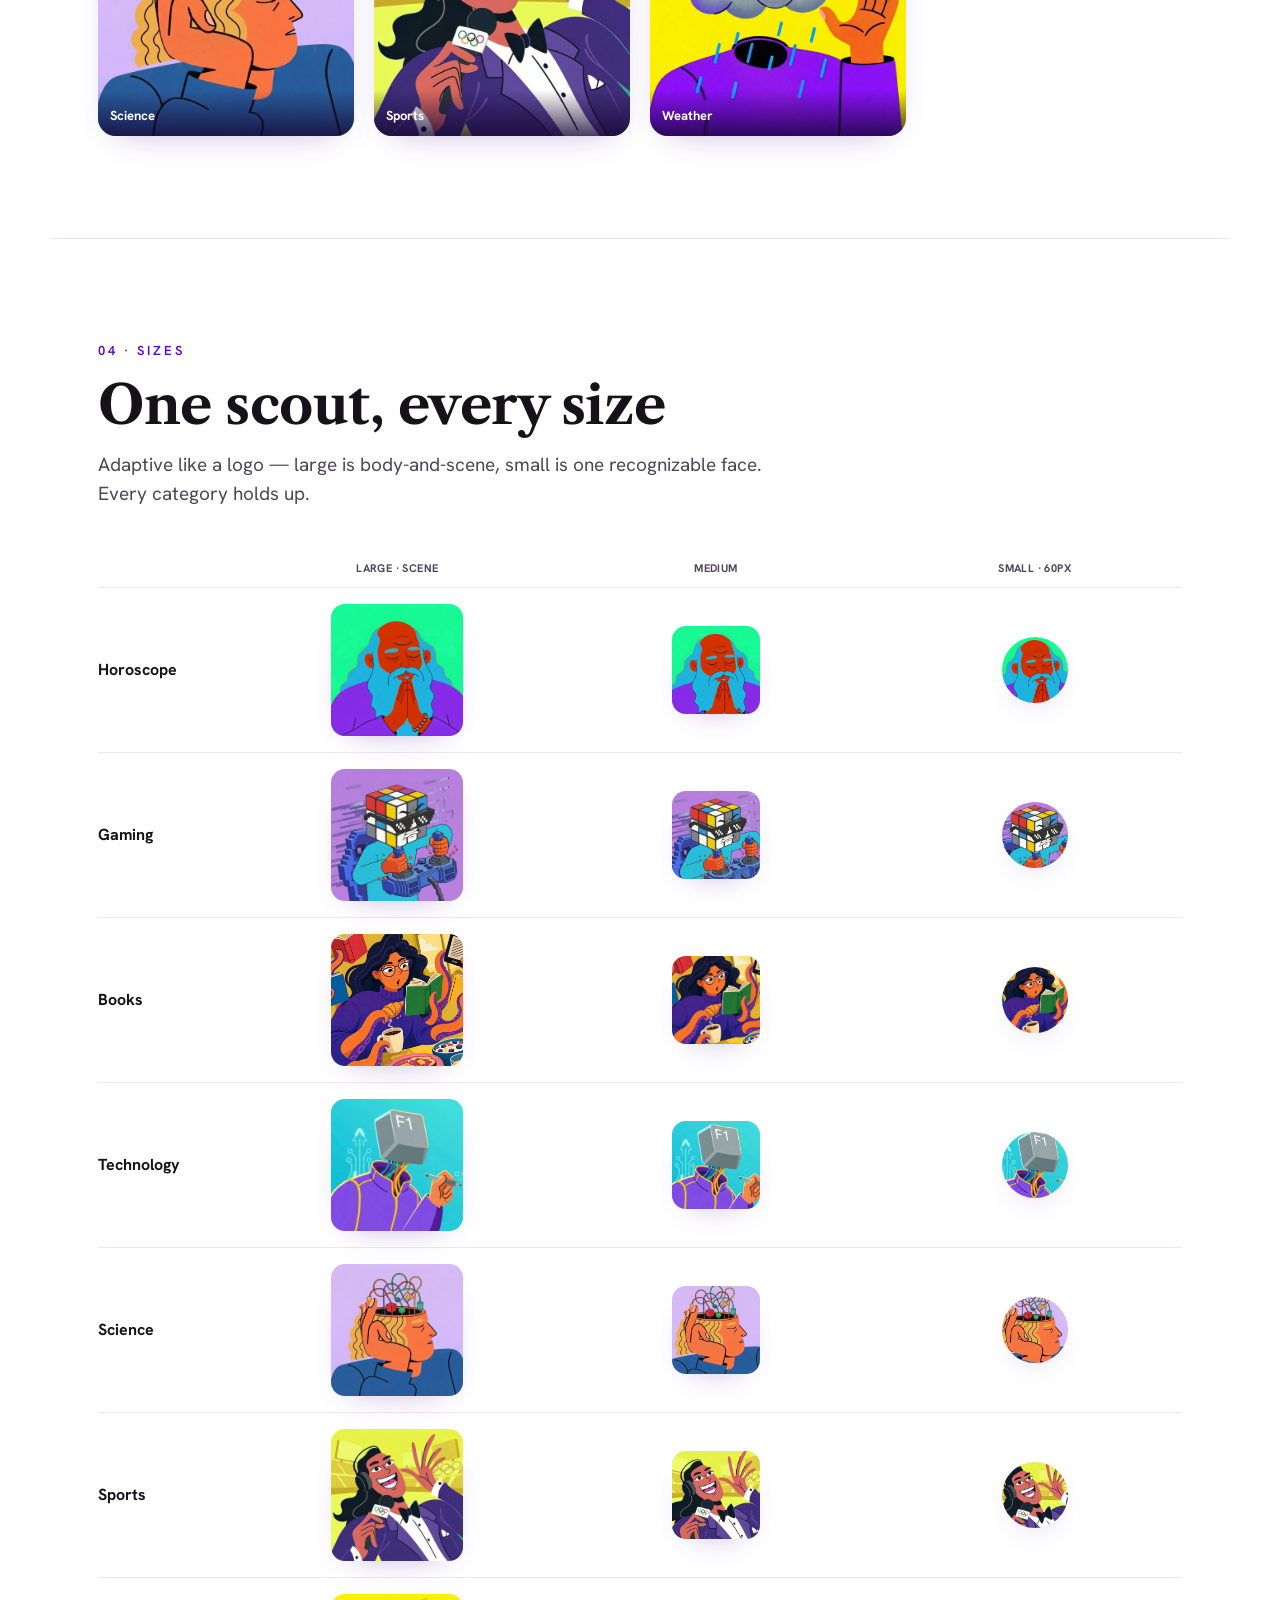
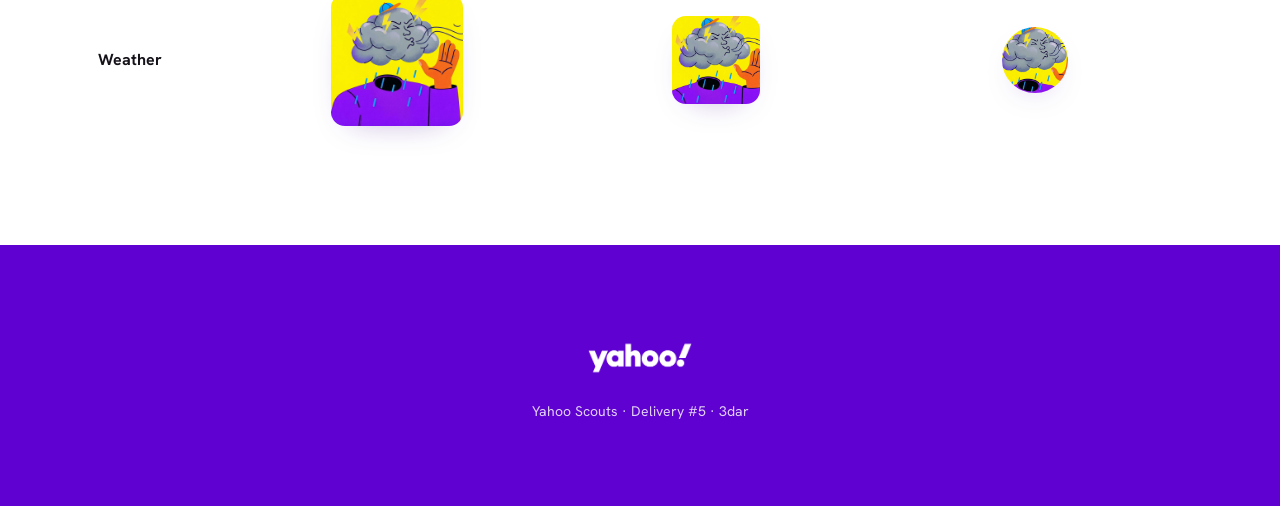
<file: v5/index.html>
<!DOCTYPE html>
<html lang="en">
<head>
<meta charset="UTF-8" />
<meta name="viewport" content="width=device-width, initial-scale=1.0" />
<title>Yahoo Scouts — Delivery #5 · In Product</title>
<meta name="description" content="Yahoo Scouts — Delivery #5. The final scouts dropped into the real Yahoo Home product, animated across their states." />
<link rel="preconnect" href="https://fonts.googleapis.com" />
<link rel="preconnect" href="https://fonts.gstatic.com" crossorigin />
<link href="https://fonts.googleapis.com/css2?family=Hanken+Grotesk:wght@400;500;600;700;800&family=Libre+Caslon+Text:wght@400;700&display=swap" rel="stylesheet" />
<link rel="stylesheet" href="../d5.css?v=10" />
</head>
<body>

<!-- ============ NAV ============ -->
<header class="nav" id="nav">
  <a href="#top" class="brand" aria-label="Yahoo Scouts">
    <img src="../assets/brand/yahoo-logo.png" class="brand-logo" alt="Yahoo" />
    <span class="brand-sub">scouts</span>
    <span class="brand-badge">Delivery&nbsp;#5</span>
  </a>
  <nav class="nav-links">
    <a href="#intro">Intro</a>
    <a href="#product">In&nbsp;Product</a>
    <a href="#states">States</a>
    <a href="#squad">The&nbsp;Squad</a>
    <a href="#system">Sizes</a>
    <span class="nav-sep" aria-hidden="true"></span>
    <a href="../history.html" class="nav-history">Older&nbsp;Deliveries&nbsp;&rarr;</a>
  </nav>
</header>

<main id="top">

  <!-- ============ INTRO ============ -->
  <section class="hero-intro" id="intro">
    <div class="hero-inner">
      <p class="eyebrow">Delivery #5 · Scouts, live in the product · July 7, 2026</p>
      <h1 class="hero-title mini">The goals for this round</h1>
      <p class="hero-lede">From the last round: editorial is the right direction, push it weirder,
      let the environment tell the story, keep every scout ownable.</p>
      <div class="chips">
        <div class="saidchip"><b>01</b>Character stories &amp; a shared world</div>
        <div class="saidchip"><b>02</b>Environmental storytelling</div>
        <div class="saidchip"><b>03</b>Style flexibility — editorial base, pushed weirder, more ownable</div>
        <div class="saidchip"><b>04</b>Adaptive assets + product fit</div>
      </div>
    </div>
  </section>

  <!-- ============ IN PRODUCT (hero section) ============ -->
  <section class="section" id="product">
    <div class="section-head reveal">
      <p class="eyebrow">01 · In Product</p>
      <h2>Our scouts, inside Yahoo Home</h2>
      <p class="section-lede">Not loose stickers — the Home's <b>squad</b>. Here they are, live in the real product.</p>
    </div>

    <!-- DESKTOP composite: real frame + our scouts overlaid on the Scout Squad + Activity -->
    <div class="home reveal">
      <div class="browser-bar"><span></span><span></span><span></span></div>
      <div class="home-shot">
        <img class="shot" src="../media/desktop-ui.jpg" alt="Yahoo Home desktop" loading="eager" />
        <div class="ovl squad-ovl">
          <div class="ov-h">Your Scout Squad</div>
          <div class="ov-grid">
            <figure class="ov-tile"><span class="ov-clip"><video src="../media/books-active.mp4" poster="../media/books-active.jpg" class="autovid" muted loop playsinline preload="none" style="transform:scale(1.18);transform-origin:50% 30%"></video></span><figcaption>Books</figcaption></figure>
            <figure class="ov-tile"><video src="../media/gaming-greeting.mp4" poster="../media/gaming-greeting.jpg" class="autovid" muted loop playsinline preload="none"></video><figcaption>Gaming</figcaption></figure>
            <figure class="ov-tile"><video src="../media/horoscope-greeting.mp4" poster="../media/horoscope-greeting.jpg" class="autovid" muted loop playsinline preload="none"></video><figcaption>Horoscope</figcaption></figure>
            <figure class="ov-tile"><video src="../media/science-active.mp4" poster="../media/science-active.jpg" class="autovid" muted loop playsinline preload="none"></video><figcaption>Science</figcaption></figure>
            <figure class="ov-tile"><video src="../media/sports-active.mp4" poster="../media/sports-active.jpg" class="autovid" muted loop playsinline preload="none"></video><figcaption>Sports</figcaption></figure>
            <figure class="ov-tile"><video src="../media/technology-1.mp4" poster="../media/technology-1.jpg" class="autovid" muted loop playsinline preload="none"></video><figcaption>Technology</figcaption></figure>
            <figure class="ov-tile"><video src="../media/weather-active.mp4" poster="../media/weather-active.jpg" class="autovid" muted loop playsinline preload="none"></video><figcaption>Weather</figcaption></figure>
          </div>
          <div class="ov-btns"><span class="ov-btn">Show all 22 ▾</span><span class="ov-btn ghost">+ Recruit a scout</span></div>
          <div class="ov-h ov-h-sub">Scout Activity</div>
          <div class="ov-acts">
            <figure class="ov-act scan"><video src="../media/horoscope-researching.mp4" poster="../media/horoscope-researching.jpg" class="autovid" muted loop playsinline preload="none"></video><figcaption><b>Horoscope</b><span class="tag t-scan">Scanning</span>Reading today's transits<small>now</small></figcaption></figure>
            <figure class="ov-act err"><video src="../media/sports-active.mp4" poster="../media/sports-active.jpg" class="autovid" muted loop playsinline preload="none"></video><figcaption><b>Sports</b><span class="tag t-err">Error</span>Missed the replay — retrying<small>now</small></figcaption></figure>
            <figure class="ov-act wake"><video src="../media/gaming-dormant.mp4" poster="../media/gaming-dormant.jpg" class="autovid" muted loop playsinline preload="none"></video><figcaption><b>Gaming</b><span class="tag t-wake">Waking in 2</span>Booting up next match<small>1m</small></figcaption></figure>
          </div>
        </div>
      </div>
    </div>
    <p class="cap-note reveal">Desktop · our scouts replace every avatar in the Scout Squad grid and the activity feed — moving where we have animation.</p>

    <!-- MOBILE composite: real frame + our scouts overlaid on the category rail -->
    <div class="phones reveal">
      <div class="phone">
        <div class="phone-notch"></div>
        <div class="home-shot">
          <img class="shot" src="../media/mobile-ui.jpg" alt="Yahoo Home mobile" loading="lazy" />
          <div class="ovl rail-ovl">
            <div class="rail-circ all"><span class="rc-collage"><img src="../media/gaming-greeting.jpg" alt=""><img src="../media/horoscope-greeting.jpg" alt=""><img src="../media/books-active.jpg" alt=""><img src="../media/science-active.jpg" alt=""></span><figcaption>All</figcaption></div>
            <div class="rail-circ"><span class="rc-clip"><video src="../media/horoscope-greeting.mp4" poster="../media/horoscope-greeting.jpg" class="autovid" muted loop playsinline preload="none" style="transform:scale(1.5);transform-origin:50% 32%"></video></span><figcaption>Horoscope</figcaption></div>
            <div class="rail-circ"><span class="rc-clip"><video src="../media/books-active.mp4" poster="../media/books-active.jpg" class="autovid" muted loop playsinline preload="none" style="transform:scale(1.5);transform-origin:50% 30%"></video></span><figcaption>Books</figcaption></div>
            <div class="rail-circ"><span class="rc-clip"><video src="../media/science-active.mp4" poster="../media/science-active.jpg" class="autovid" muted loop playsinline preload="none" style="transform:scale(1.5);transform-origin:58% 44%"></video></span><figcaption>Science</figcaption></div>
            <div class="rail-circ"><span class="rc-clip"><video src="../media/sports-active.mp4" poster="../media/sports-active.jpg" class="autovid" muted loop playsinline preload="none" style="transform:scale(1.5);transform-origin:44% 30%"></video></span><figcaption>Sports</figcaption></div>
            <div class="rail-circ"><span class="rc-clip"><video src="../media/weather-active.mp4" poster="../media/weather-active.jpg" class="autovid" muted loop playsinline preload="none" style="transform:scale(1.45);transform-origin:50% 26%"></video></span><figcaption>Weather</figcaption></div>
            <div class="rail-circ"><span class="rc-clip"><video src="../media/gaming-greeting.mp4" poster="../media/gaming-greeting.jpg" class="autovid" muted loop playsinline preload="none" style="transform:scale(1.5);transform-origin:50% 26%"></video></span><figcaption>Gaming</figcaption></div>
          </div>
        </div>
      </div>
      <p class="cap-note">Mobile · the category rail carries our scouts as circular avatars — same cast, small footprint.</p>
    </div>
  </section>
  <div class="divider"></div>

  <!-- ============ STATES ============ -->
  <section class="section" id="states">
    <div class="section-head reveal">
      <p class="eyebrow">02 · States</p>
      <h2>A scout isn't an image —<br>it's a character with states</h2>
      <p class="section-lede">Each scout moves through its day: <b>researching → greeting → sleeping → dormant</b>.
      Same character, four energies — here's the full cycle for each.</p>
    </div>

    <!-- HOROSCOPE row -->
    <div class="staterow reveal">
      <div class="sr-desc">
        <span class="chip chip-c">Horoscope</span>
        <h3>The old-soul guru</h3>
        <p>A serene spiritual guru with a sly wink of snobbery. He reads the stars like sacred
        scripture — and, yes, he quietly judges your sign. But he means well.</p>
      </div>
      <div class="sr-clips">
        <figure><video src="../media/horoscope-researching.mp4" poster="../media/horoscope-researching.jpg" class="autovid" muted loop playsinline preload="none"></video><figcaption>Researching</figcaption></figure>
        <figure><video src="../media/horoscope-greeting.mp4" poster="../media/horoscope-greeting.jpg" class="autovid" muted loop playsinline preload="none"></video><figcaption>Greeting</figcaption></figure>
        <figure><video src="../media/horoscope-sleeping.mp4" poster="../media/horoscope-sleeping.jpg" class="autovid" muted loop playsinline preload="none"></video><figcaption>Sleeping</figcaption></figure>
        <figure><video src="../media/horoscope-dormant.mp4" poster="../media/horoscope-dormant.jpg" class="autovid" muted loop playsinline preload="none"></video><figcaption>Dormant</figcaption></figure>
      </div>
    </div>

    <!-- GAMING row -->
    <div class="staterow reveal">
      <div class="sr-desc">
        <span class="chip chip-p">Gaming</span>
        <h3>The effortless winner</h3>
        <p>Impossibly cool and wired to win — thumbs faster than the netcode. By the time you've
        logged in, he's already three levels ahead. And he knows it.</p>
      </div>
      <div class="sr-clips">
        <figure><video src="../media/gaming-researching.mp4" poster="../media/gaming-researching.jpg" class="autovid" muted loop playsinline preload="none"></video><figcaption>Researching</figcaption></figure>
        <figure><video src="../media/gaming-greeting.mp4" poster="../media/gaming-greeting.jpg" class="autovid" muted loop playsinline preload="none"></video><figcaption>Greeting</figcaption></figure>
        <figure><video src="../media/gaming-sleeping.mp4" poster="../media/gaming-sleeping.jpg" class="autovid" muted loop playsinline preload="none"></video><figcaption>Sleeping</figcaption></figure>
        <figure><video src="../media/gaming-dormant.mp4" poster="../media/gaming-dormant.jpg" class="autovid" muted loop playsinline preload="none"></video><figcaption>Dormant</figcaption></figure>
      </div>
    </div>
  </section>
  <div class="divider"></div>

  <!-- ============ THE SQUAD ============ -->
  <section class="section" id="squad">
    <div class="section-head reveal">
      <p class="eyebrow">03 · The Squad</p>
      <h2>All together</h2>
      <p class="section-lede">Different beats, one world — the full cast as it shows up in
      "Your Scout Squad".</p>
    </div>
    <div class="squad reveal">
      <figure class="sq"><video src="../media/horoscope-greeting.mp4" poster="../media/horoscope-greeting.jpg" class="autovid" muted loop playsinline preload="none"></video><figcaption>Horoscope</figcaption></figure>
      <figure class="sq"><video src="../media/gaming-researching.mp4" poster="../media/gaming-researching.jpg" class="autovid" muted loop playsinline preload="none"></video><figcaption>Gaming</figcaption></figure>
      <figure class="sq"><video src="../media/books-active.mp4" poster="../media/books-active.jpg" class="autovid" muted loop playsinline preload="none" style="transform:scale(1.18);transform-origin:50% 30%"></video><figcaption>Books</figcaption></figure>
      <figure class="sq"><video src="../media/technology-4.mp4" poster="../media/technology-4.jpg" class="autovid" muted loop playsinline preload="none"></video><figcaption>Technology</figcaption></figure>
      <figure class="sq"><video src="../media/science-active.mp4" poster="../media/science-active.jpg" class="autovid" muted loop playsinline preload="none"></video><figcaption>Science</figcaption></figure>
      <figure class="sq"><video src="../media/sports-active.mp4" poster="../media/sports-active.jpg" class="autovid" muted loop playsinline preload="none"></video><figcaption>Sports</figcaption></figure>
      <figure class="sq"><video src="../media/weather-active.mp4" poster="../media/weather-active.jpg" class="autovid" muted loop playsinline preload="none"></video><figcaption>Weather</figcaption></figure>
    </div>
  </section>
  <div class="divider"></div>

  <!-- ============ SIZES (adaptive, all categories) ============ -->
  <section class="section" id="system">
    <div class="section-head reveal">
      <p class="eyebrow">04 · Sizes</p>
      <h2>One scout, every size</h2>
      <p class="section-lede">Adaptive like a logo — large is body-and-scene, small is one
      recognizable face. Every category holds up.</p>
    </div>
    <div class="sizes reveal">
      <div class="sizes-head"><span></span><small>Large · scene</small><small>Medium</small><small>Small · 60px</small></div>
      <div class="sizerow"><span class="sr-name">Horoscope</span>
        <div class="sc lg"><img src="../media/horoscope-greeting.jpg"></div>
        <div class="sc md"><img src="../media/horoscope-greeting.jpg" style="transform:scale(1.22);transform-origin:50% 32%"></div>
        <div class="sc sm"><img src="../media/horoscope-greeting.jpg" style="transform:scale(1.45);transform-origin:50% 32%"></div>
      </div>
      <div class="sizerow"><span class="sr-name">Gaming</span>
        <div class="sc lg"><img src="../media/gaming-first.jpg"></div>
        <div class="sc md"><img src="../media/gaming-first.jpg" style="transform:scale(1.22);transform-origin:50% 26%"></div>
        <div class="sc sm"><img src="../media/gaming-first.jpg" style="transform:scale(1.5);transform-origin:50% 26%"></div>
      </div>
      <div class="sizerow"><span class="sr-name">Books</span>
        <div class="sc lg"><img src="../media/books-active.jpg" style="transform:scale(1.25);transform-origin:50% 32%"></div>
        <div class="sc md"><img src="../media/books-active.jpg" style="transform:scale(1.45);transform-origin:50% 32%"></div>
        <div class="sc sm"><img src="../media/books-active.jpg" style="transform:scale(1.6);transform-origin:50% 32%"></div>
      </div>
      <div class="sizerow"><span class="sr-name">Technology</span>
        <div class="sc lg"><img src="../media/technology-1.jpg"></div>
        <div class="sc md"><img src="../media/technology-1.jpg" style="transform:scale(1.22);transform-origin:50% 27%"></div>
        <div class="sc sm"><img src="../media/technology-1.jpg" style="transform:scale(1.5);transform-origin:50% 27%"></div>
      </div>
      <div class="sizerow"><span class="sr-name">Science</span>
        <div class="sc lg"><img src="../media/science-active.jpg"></div>
        <div class="sc md"><img src="../media/science-active.jpg" style="transform:scale(1.22);transform-origin:58% 44%"></div>
        <div class="sc sm"><img src="../media/science-active.jpg" style="transform:scale(1.5);transform-origin:58% 44%"></div>
      </div>
      <div class="sizerow"><span class="sr-name">Sports</span>
        <div class="sc lg"><img src="../media/sports-active.jpg"></div>
        <div class="sc md"><img src="../media/sports-active.jpg" style="transform:scale(1.22);transform-origin:50% 28%"></div>
        <div class="sc sm"><img src="../media/sports-active.jpg" style="transform:scale(1.5);transform-origin:50% 28%"></div>
      </div>
      <div class="sizerow"><span class="sr-name">Weather</span>
        <div class="sc lg"><img src="../media/weather-active.jpg"></div>
        <div class="sc md"><img src="../media/weather-active.jpg" style="transform:scale(1.22);transform-origin:50% 26%"></div>
        <div class="sc sm"><img src="../media/weather-active.jpg" style="transform:scale(1.5);transform-origin:50% 26%"></div>
      </div>
    </div>
  </section>

</main>

<footer class="footer">
  <img src="../assets/brand/yahoo-logo.png" class="footer-logo" alt="Yahoo" />
  <p>Yahoo Scouts · Delivery #5 · 3dar</p>
</footer>

<!-- lightbox -->
<div class="lightbox" id="lightbox"><button class="lightbox-close" id="lbClose" aria-label="Close">&times;</button></div>

<script src="../d5.js?v=10"></script>
</body>
</html>
</file>
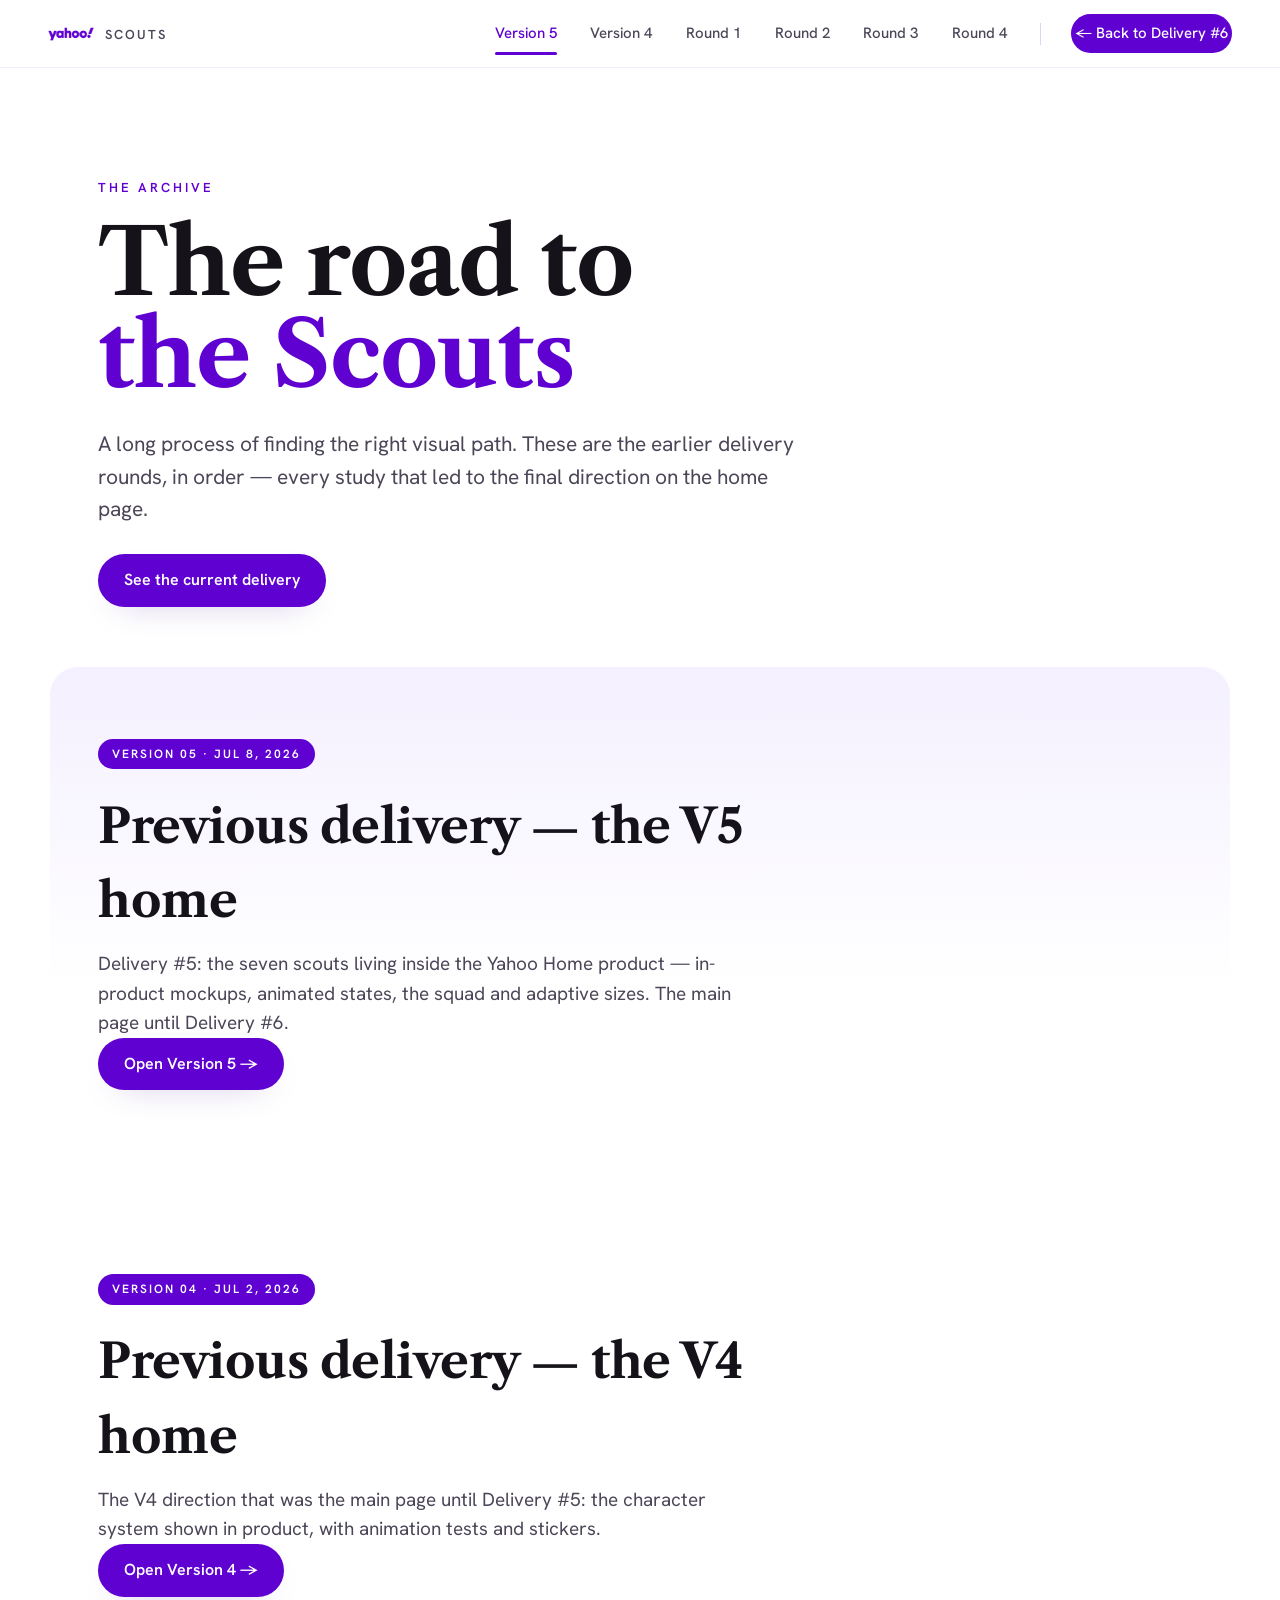
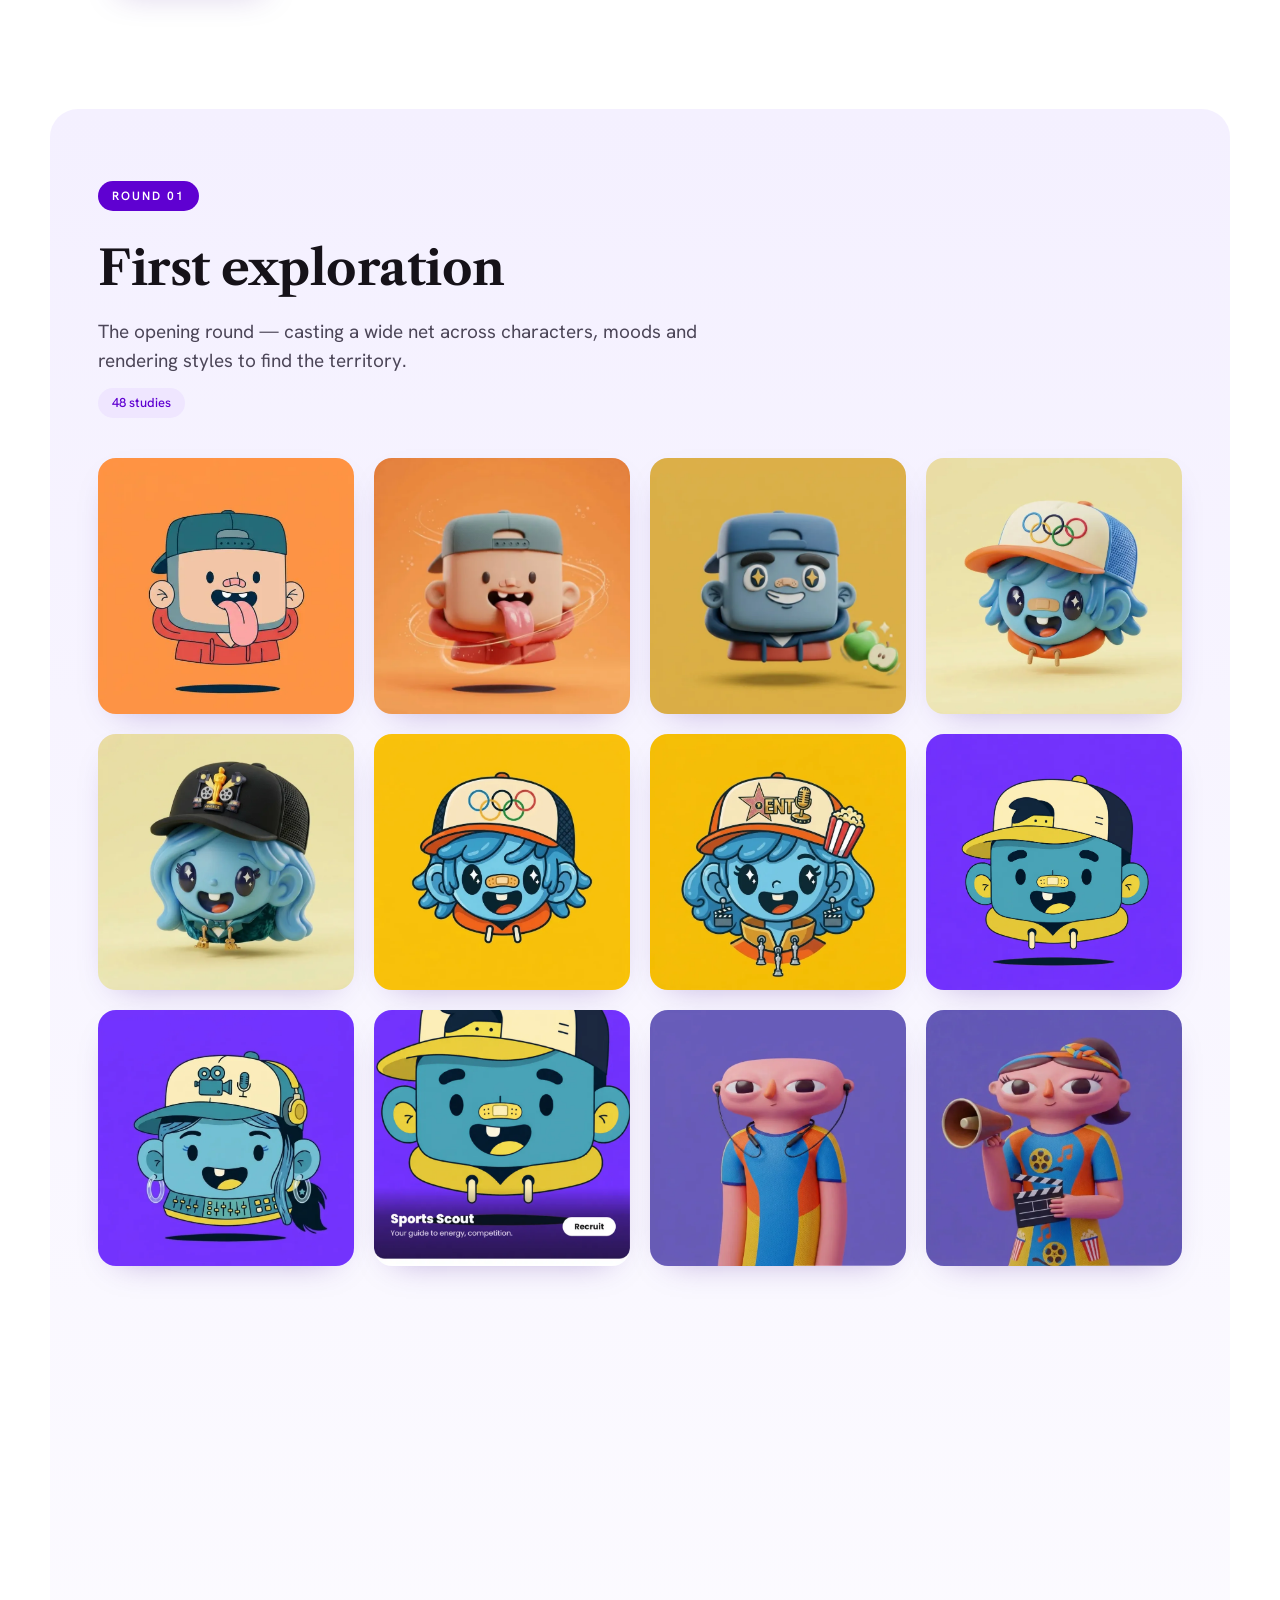
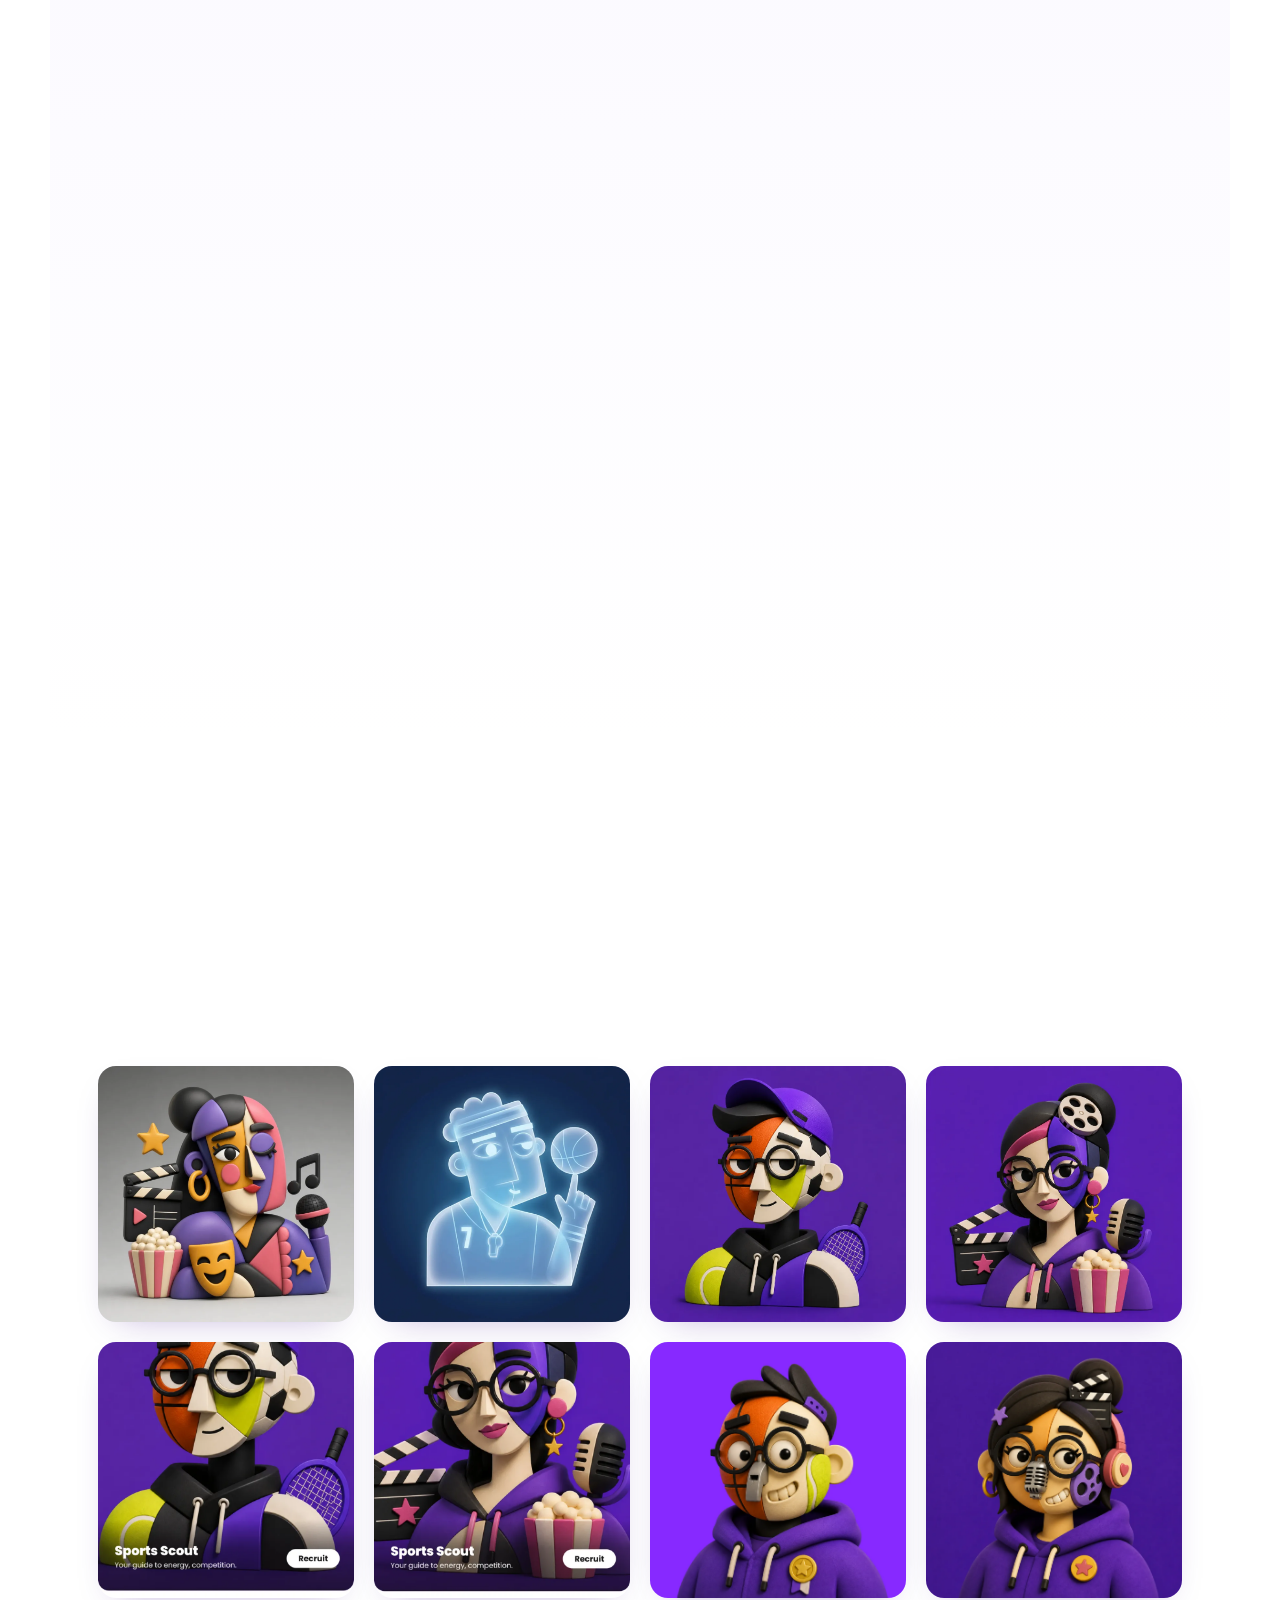
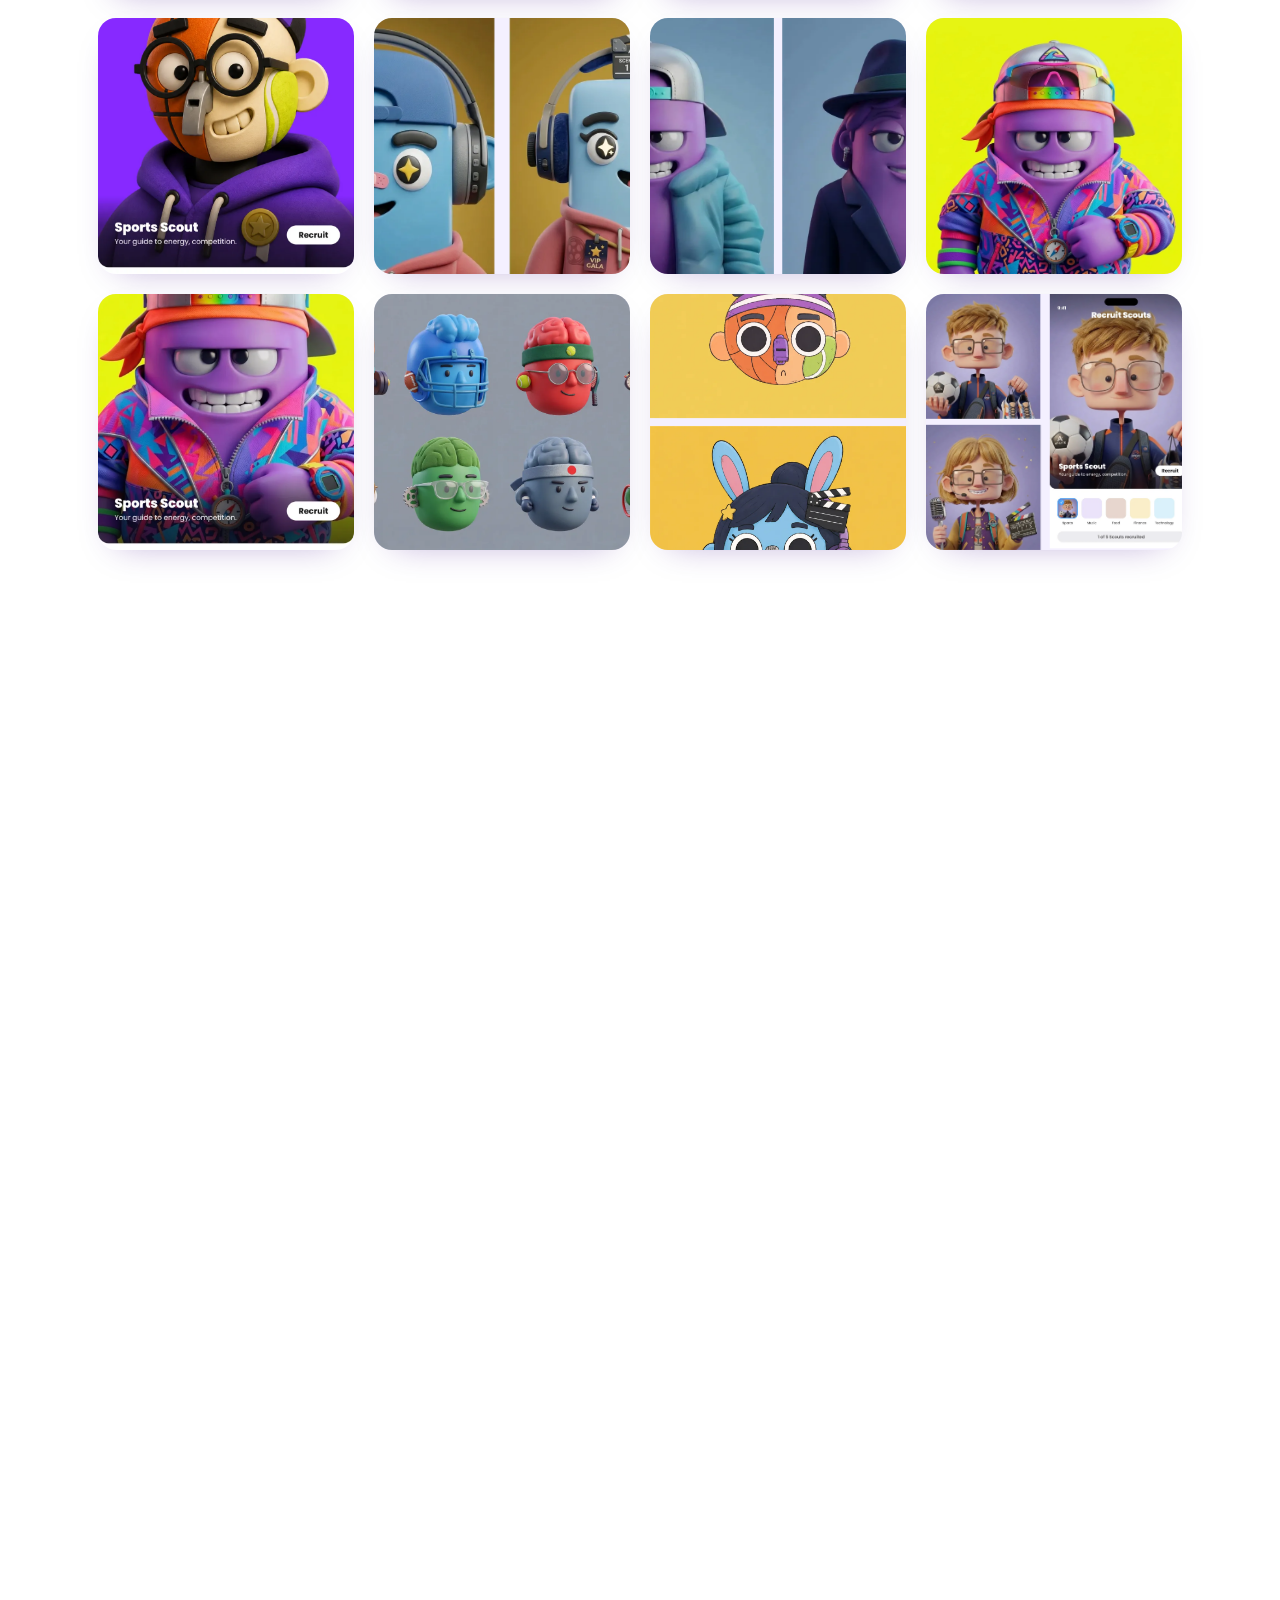
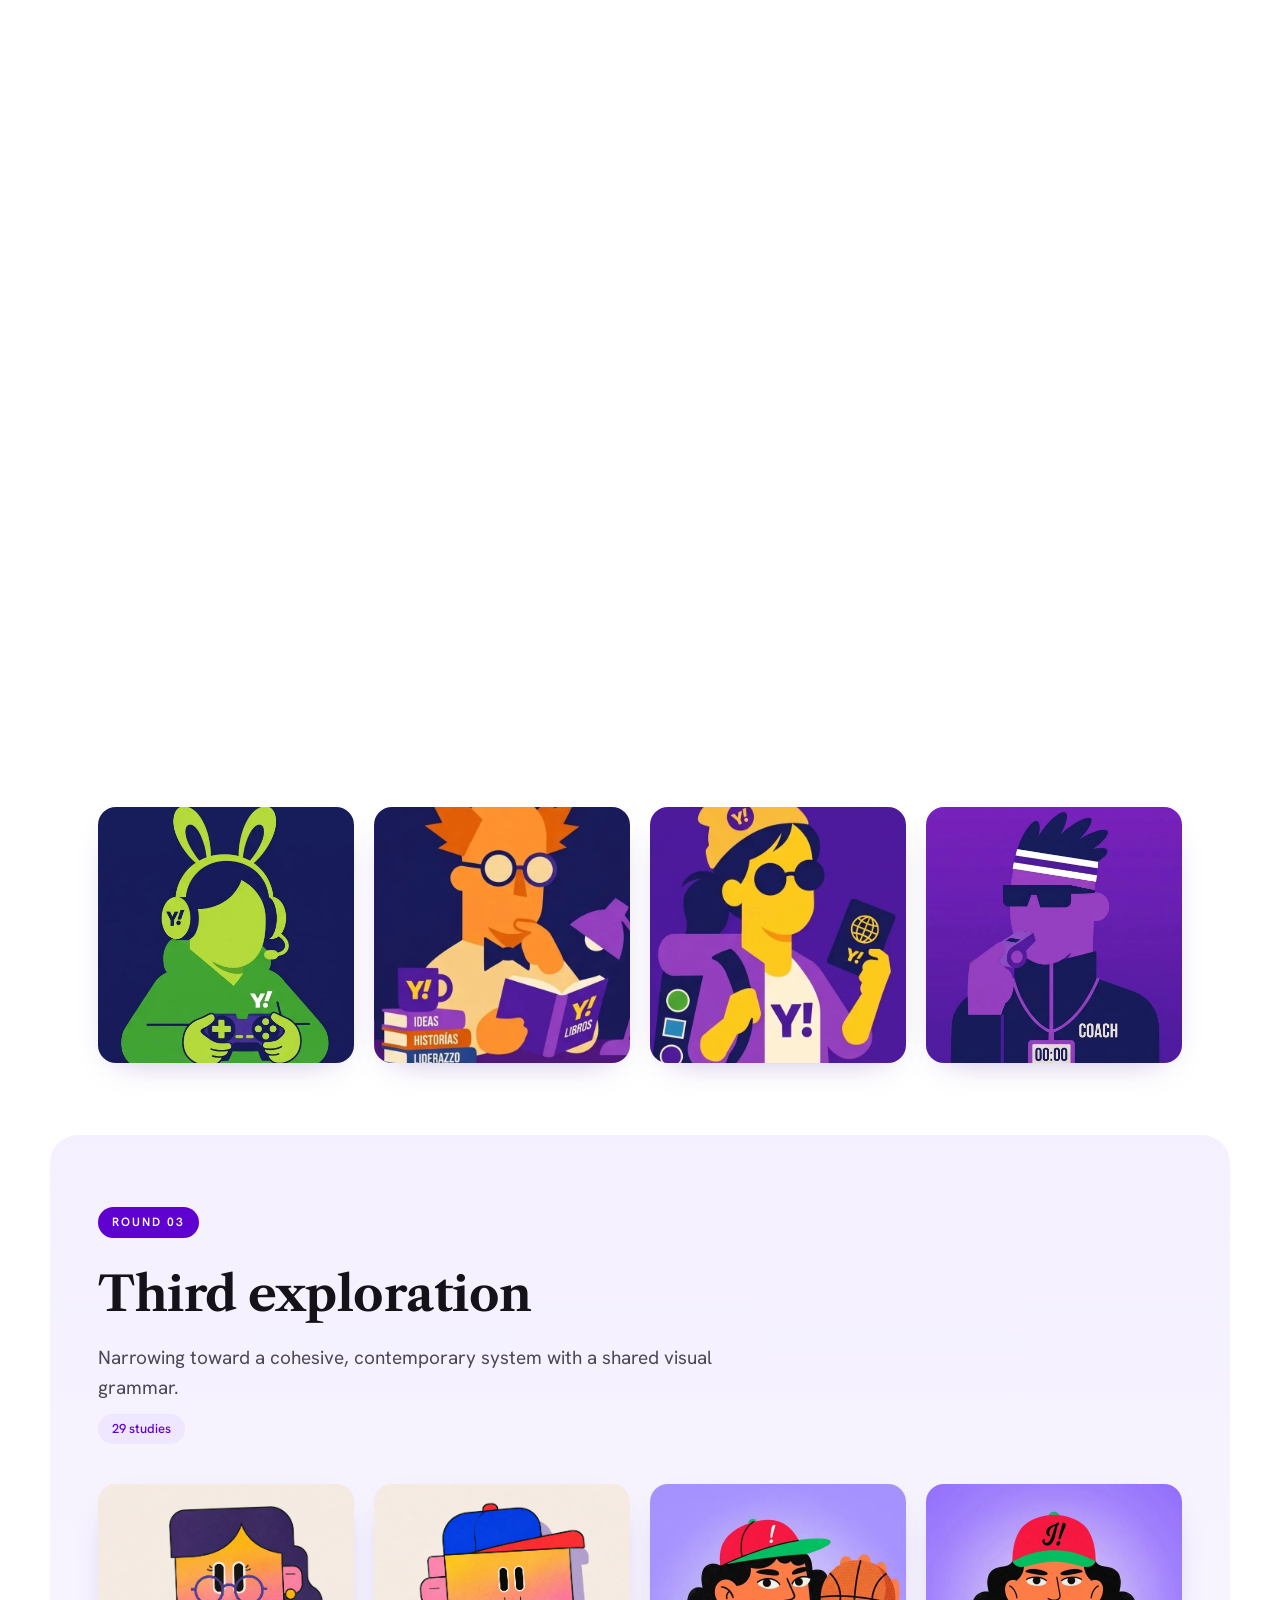
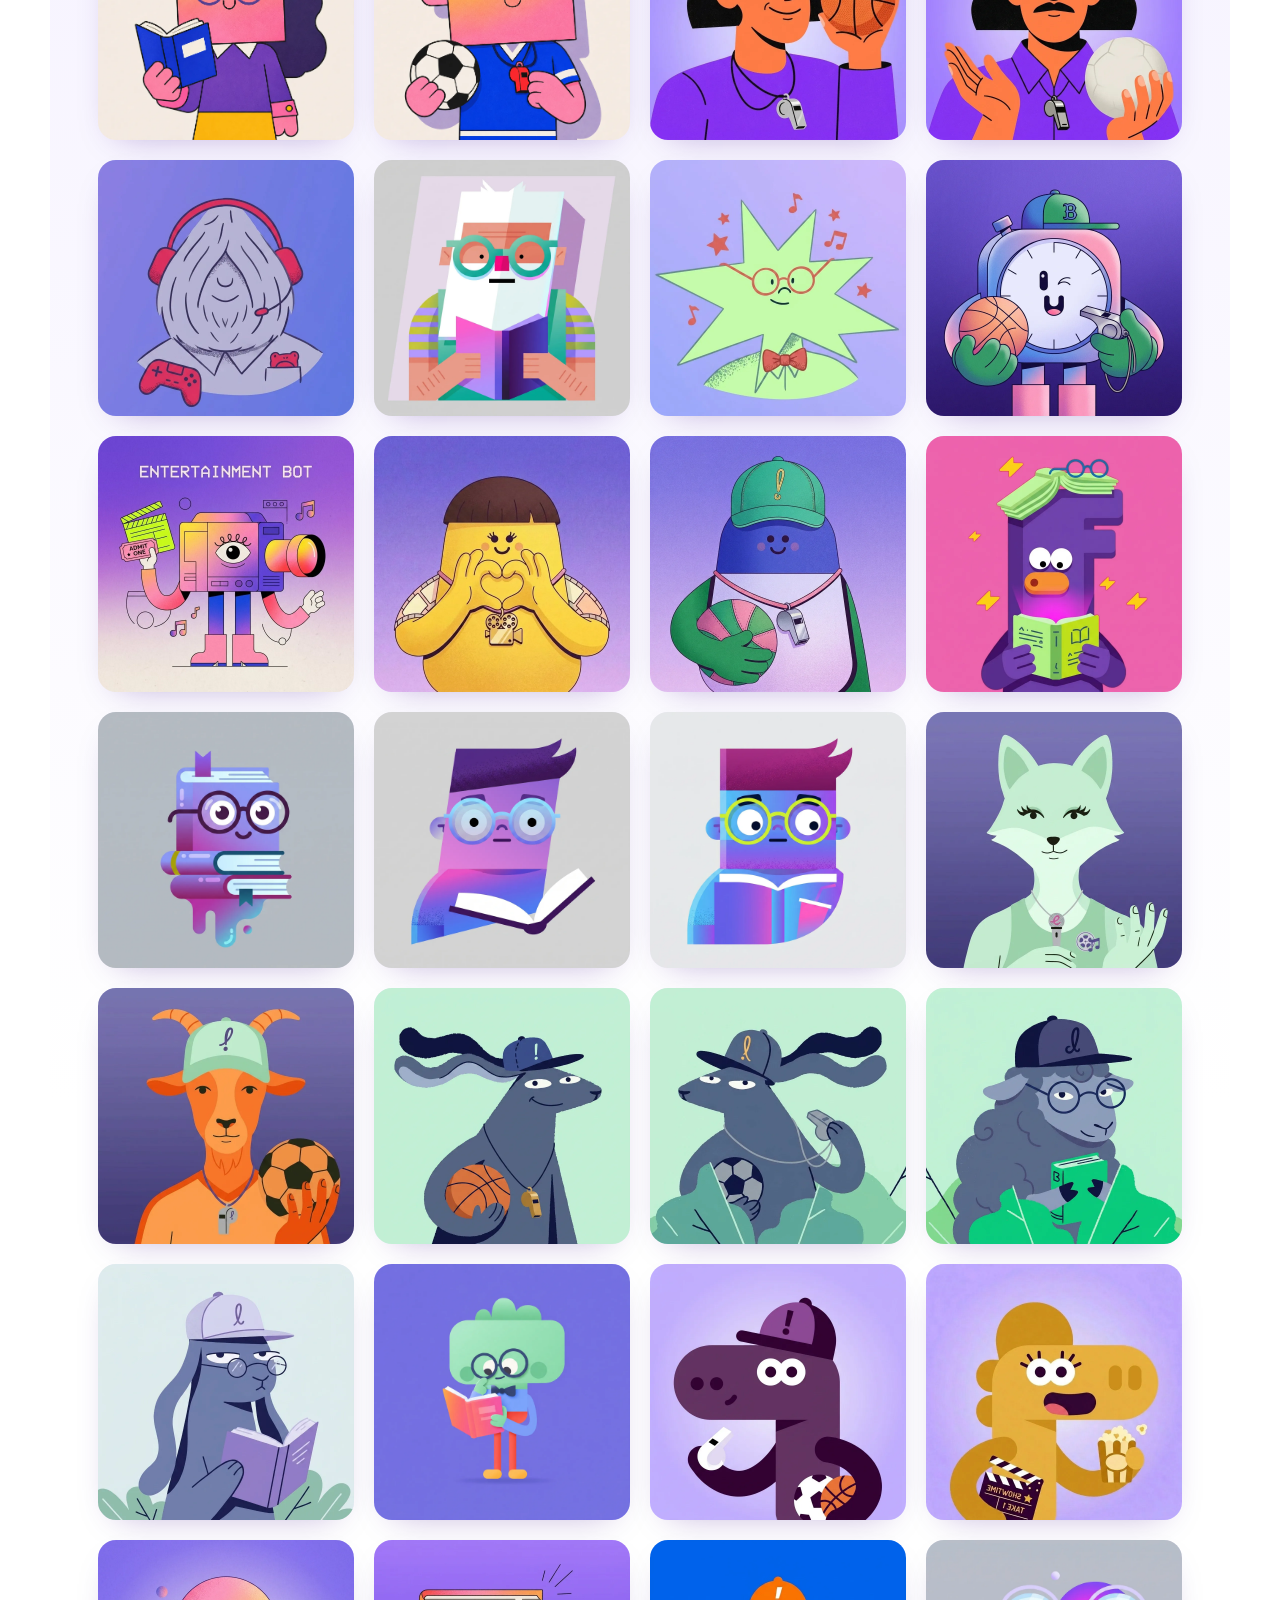
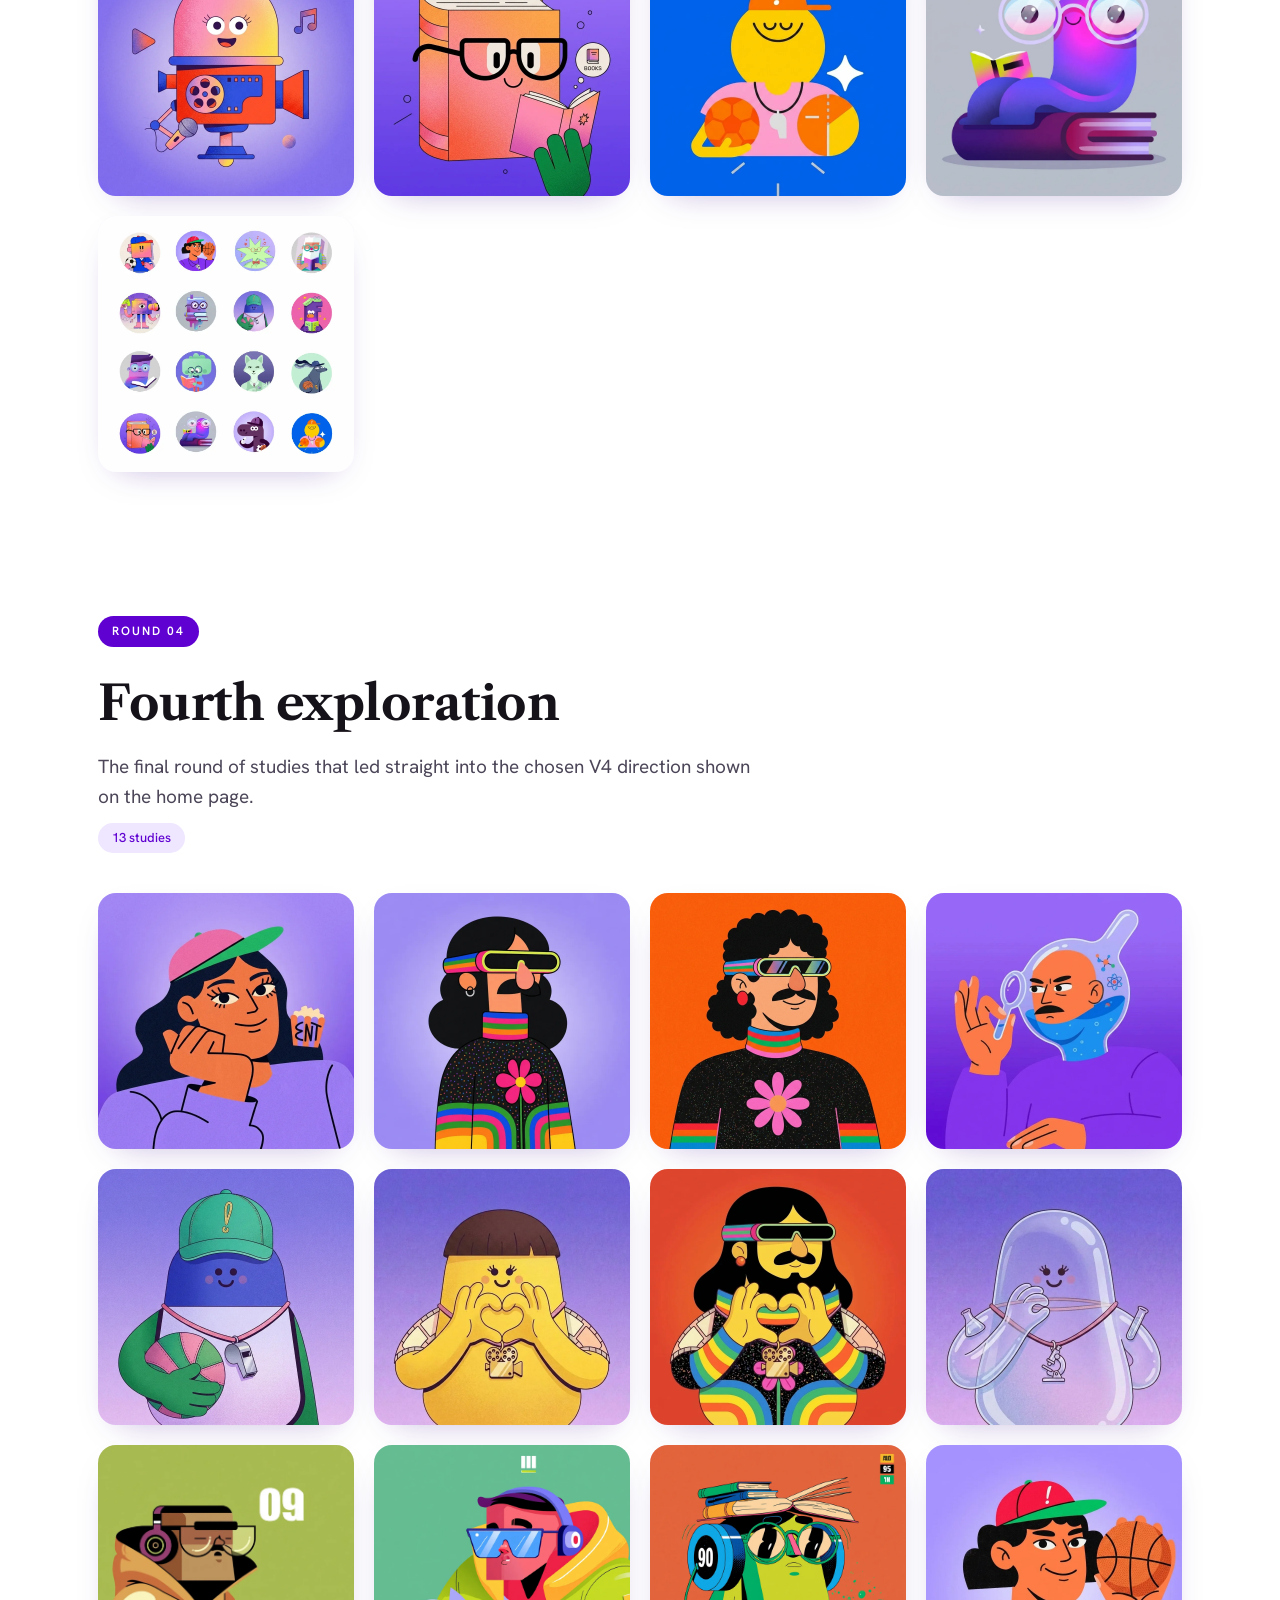
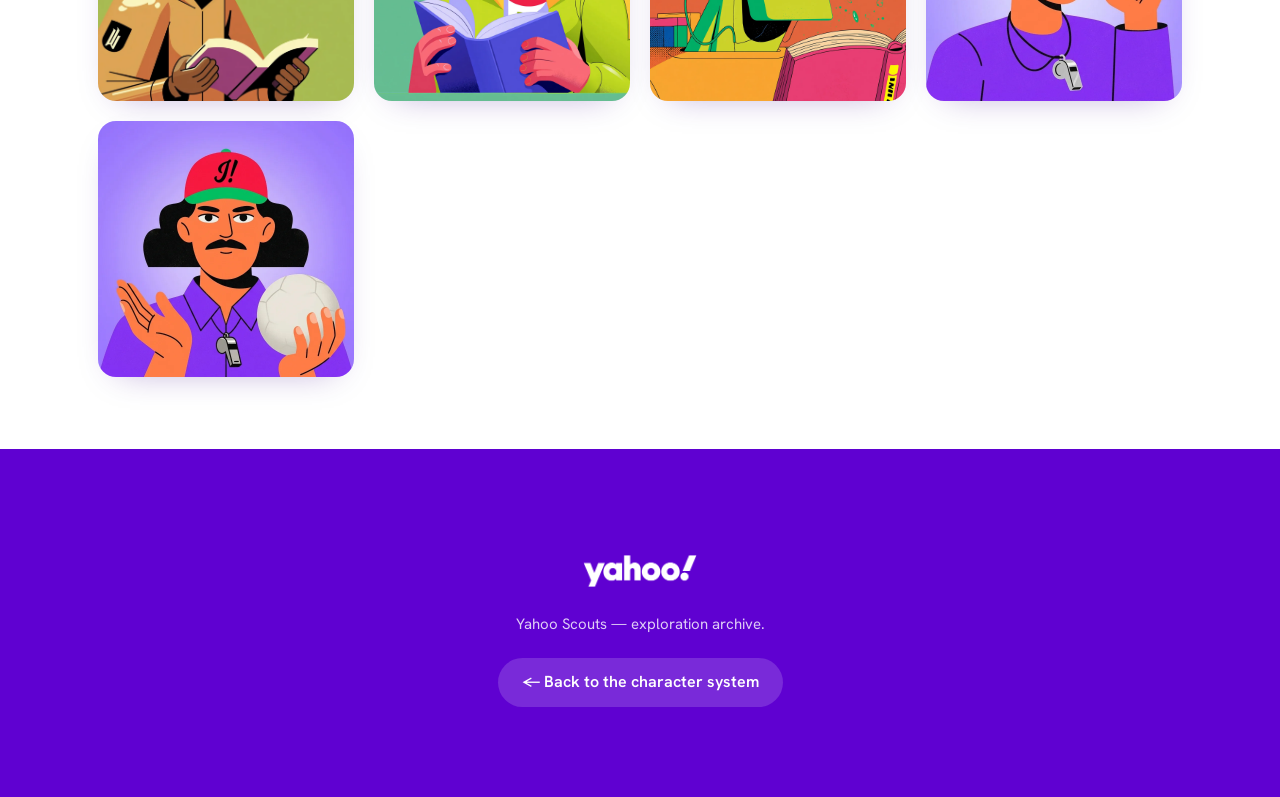
<file: history.html>
<!DOCTYPE html>
<html lang="en">
<head>
<meta charset="UTF-8" />
<meta name="viewport" content="width=device-width, initial-scale=1.0" />
<title>Yahoo Scouts — Older Deliveries</title>
<meta name="description" content="The road to the Yahoo Scouts — every exploration round that led to the final direction, by date." />
<link rel="preconnect" href="https://fonts.googleapis.com" />
<link rel="preconnect" href="https://fonts.gstatic.com" crossorigin />
<link href="https://fonts.googleapis.com/css2?family=Hanken+Grotesk:wght@400;500;600;700;800&family=Libre+Caslon+Text:wght@400;700&display=swap" rel="stylesheet" />
<link rel="stylesheet" href="styles.css?v=14" />
</head>
<body>

<header class="nav" id="nav">
  <a href="index.html" class="brand" aria-label="Yahoo Scouts">
    <img src="assets/brand/yahoo-logo.png" class="brand-logo" alt="Yahoo" />
    <span class="brand-sub">scouts</span>
  </a>
  <nav class="nav-links">
    <a href="#v5">Version 5</a>
    <a href="#v4">Version 4</a>
    <a href="#round1">Round 1</a>
    <a href="#round2">Round 2</a>
    <a href="#round3">Round 3</a>
    <a href="#round4">Round 4</a>
    <span class="nav-sep" aria-hidden="true"></span>
    <a href="index.html" class="nav-history">&larr;&nbsp;Back to Delivery&nbsp;#6</a>
  </nav>
</header>

<main id="top">
  <section class="history-hero">
    <p class="eyebrow">The archive</p>
    <h1 class="hero-title">The road to<br><span class="hl">the Scouts</span></h1>
    <p class="hero-lede">A long process of finding the right visual path. These are the earlier delivery rounds, in order — every study that led to the final direction on the home page.</p>
    <a href="index.html" class="btn btn-primary">See the current delivery</a>
  </section>

  <section class="section history-round" id="v5">
    <div class="round-head reveal">
      <span class="round-label">Version 05 · Jul 8, 2026</span>
      <h2>Previous delivery — the V5 home</h2>
      <p class="section-lede">Delivery #5: the seven scouts living inside the Yahoo Home product —
      in-product mockups, animated states, the squad and adaptive sizes. The main page until Delivery #6.</p>
      <a href="v5.html" class="btn btn-primary">Open Version 5 &rarr;</a>
    </div>
  </section>

  <section class="section history-round" id="v4">
    <div class="round-head reveal">
      <span class="round-label">Version 04 · Jul 2, 2026</span>
      <h2>Previous delivery — the V4 home</h2>
      <p class="section-lede">The V4 direction that was the main page until Delivery #5: the character
      system shown in product, with animation tests and stickers.</p>
      <a href="v4.html" class="btn btn-primary">Open Version 4 &rarr;</a>
    </div>
  </section>

  <section class="section history-round" id="round1">
    <div class="round-head reveal">
      <span class="round-label">Round 01</span>
      <h2>First exploration</h2>
      <p class="section-lede">The opening round — casting a wide net across characters, moods and rendering styles to find the territory.</p>
      <span class="round-count">48 studies</span>
    </div>
    <div class="history-grid">
      <figure class="history-item reveal"><img src="assets/history/round1/01.webp" alt="First exploration — study 1" loading="lazy" /></figure>
      <figure class="history-item reveal"><img src="assets/history/round1/02.webp" alt="First exploration — study 2" loading="lazy" /></figure>
      <figure class="history-item reveal"><img src="assets/history/round1/03.webp" alt="First exploration — study 3" loading="lazy" /></figure>
      <figure class="history-item reveal"><img src="assets/history/round1/04.webp" alt="First exploration — study 4" loading="lazy" /></figure>
      <figure class="history-item reveal"><img src="assets/history/round1/05.webp" alt="First exploration — study 5" loading="lazy" /></figure>
      <figure class="history-item reveal"><img src="assets/history/round1/06.webp" alt="First exploration — study 6" loading="lazy" /></figure>
      <figure class="history-item reveal"><img src="assets/history/round1/07.webp" alt="First exploration — study 7" loading="lazy" /></figure>
      <figure class="history-item reveal"><img src="assets/history/round1/08.webp" alt="First exploration — study 8" loading="lazy" /></figure>
      <figure class="history-item reveal"><img src="assets/history/round1/09.webp" alt="First exploration — study 9" loading="lazy" /></figure>
      <figure class="history-item reveal"><img src="assets/history/round1/10.webp" alt="First exploration — study 10" loading="lazy" /></figure>
      <figure class="history-item reveal"><img src="assets/history/round1/11.webp" alt="First exploration — study 11" loading="lazy" /></figure>
      <figure class="history-item reveal"><img src="assets/history/round1/12.webp" alt="First exploration — study 12" loading="lazy" /></figure>
      <figure class="history-item reveal"><img src="assets/history/round1/13.webp" alt="First exploration — study 13" loading="lazy" /></figure>
      <figure class="history-item reveal"><img src="assets/history/round1/14.webp" alt="First exploration — study 14" loading="lazy" /></figure>
      <figure class="history-item reveal"><img src="assets/history/round1/15.webp" alt="First exploration — study 15" loading="lazy" /></figure>
      <figure class="history-item reveal"><img src="assets/history/round1/16.webp" alt="First exploration — study 16" loading="lazy" /></figure>
      <figure class="history-item reveal"><img src="assets/history/round1/17.webp" alt="First exploration — study 17" loading="lazy" /></figure>
      <figure class="history-item reveal"><img src="assets/history/round1/18.webp" alt="First exploration — study 18" loading="lazy" /></figure>
      <figure class="history-item reveal"><img src="assets/history/round1/19.webp" alt="First exploration — study 19" loading="lazy" /></figure>
      <figure class="history-item reveal"><img src="assets/history/round1/20.webp" alt="First exploration — study 20" loading="lazy" /></figure>
      <figure class="history-item reveal"><img src="assets/history/round1/21.webp" alt="First exploration — study 21" loading="lazy" /></figure>
      <figure class="history-item reveal"><img src="assets/history/round1/22.webp" alt="First exploration — study 22" loading="lazy" /></figure>
      <figure class="history-item reveal"><img src="assets/history/round1/23.webp" alt="First exploration — study 23" loading="lazy" /></figure>
      <figure class="history-item reveal"><img src="assets/history/round1/24.webp" alt="First exploration — study 24" loading="lazy" /></figure>
      <figure class="history-item reveal"><img src="assets/history/round1/25.webp" alt="First exploration — study 25" loading="lazy" /></figure>
      <figure class="history-item reveal"><img src="assets/history/round1/26.webp" alt="First exploration — study 26" loading="lazy" /></figure>
      <figure class="history-item reveal"><img src="assets/history/round1/27.webp" alt="First exploration — study 27" loading="lazy" /></figure>
      <figure class="history-item reveal"><img src="assets/history/round1/28.webp" alt="First exploration — study 28" loading="lazy" /></figure>
      <figure class="history-item reveal"><img src="assets/history/round1/29.webp" alt="First exploration — study 29" loading="lazy" /></figure>
      <figure class="history-item reveal"><img src="assets/history/round1/30.webp" alt="First exploration — study 30" loading="lazy" /></figure>
      <figure class="history-item reveal"><img src="assets/history/round1/31.webp" alt="First exploration — study 31" loading="lazy" /></figure>
      <figure class="history-item reveal"><img src="assets/history/round1/32.webp" alt="First exploration — study 32" loading="lazy" /></figure>
      <figure class="history-item reveal"><img src="assets/history/round1/33.webp" alt="First exploration — study 33" loading="lazy" /></figure>
      <figure class="history-item reveal"><img src="assets/history/round1/34.webp" alt="First exploration — study 34" loading="lazy" /></figure>
      <figure class="history-item reveal"><img src="assets/history/round1/35.webp" alt="First exploration — study 35" loading="lazy" /></figure>
      <figure class="history-item reveal"><img src="assets/history/round1/36.webp" alt="First exploration — study 36" loading="lazy" /></figure>
      <figure class="history-item reveal"><img src="assets/history/round1/37.webp" alt="First exploration — study 37" loading="lazy" /></figure>
      <figure class="history-item reveal"><img src="assets/history/round1/38.webp" alt="First exploration — study 38" loading="lazy" /></figure>
      <figure class="history-item reveal"><img src="assets/history/round1/39.webp" alt="First exploration — study 39" loading="lazy" /></figure>
      <figure class="history-item reveal"><img src="assets/history/round1/40.webp" alt="First exploration — study 40" loading="lazy" /></figure>
      <figure class="history-item reveal"><img src="assets/history/round1/41.webp" alt="First exploration — study 41" loading="lazy" /></figure>
      <figure class="history-item reveal"><img src="assets/history/round1/42.webp" alt="First exploration — study 42" loading="lazy" /></figure>
      <figure class="history-item reveal"><img src="assets/history/round1/43.webp" alt="First exploration — study 43" loading="lazy" /></figure>
      <figure class="history-item reveal"><img src="assets/history/round1/44.webp" alt="First exploration — study 44" loading="lazy" /></figure>
      <figure class="history-item reveal"><img src="assets/history/round1/45.webp" alt="First exploration — study 45" loading="lazy" /></figure>
      <figure class="history-item reveal"><img src="assets/history/round1/46.webp" alt="First exploration — study 46" loading="lazy" /></figure>
      <figure class="history-item reveal"><img src="assets/history/round1/47.webp" alt="First exploration — study 47" loading="lazy" /></figure>
      <figure class="history-item reveal"><img src="assets/history/round1/48.webp" alt="First exploration — study 48" loading="lazy" /></figure>
    </div>
  </section>

  <section class="section history-round" id="round2">
    <div class="round-head reveal">
      <span class="round-label">Round 02 · Jun 24–25, 2026</span>
      <h2>Second exploration</h2>
      <p class="section-lede">Refining the palette and the character language, and starting to lock the recruit line-up.</p>
      <span class="round-count">48 studies</span>
    </div>
    <div class="history-grid">
      <figure class="history-item reveal"><img src="assets/history/round2/01.webp" alt="Second exploration — study 1" loading="lazy" /></figure>
      <figure class="history-item reveal"><img src="assets/history/round2/02.webp" alt="Second exploration — study 2" loading="lazy" /></figure>
      <figure class="history-item reveal"><img src="assets/history/round2/03.webp" alt="Second exploration — study 3" loading="lazy" /></figure>
      <figure class="history-item reveal"><img src="assets/history/round2/04.webp" alt="Second exploration — study 4" loading="lazy" /></figure>
      <figure class="history-item reveal"><img src="assets/history/round2/05.webp" alt="Second exploration — study 5" loading="lazy" /></figure>
      <figure class="history-item reveal"><img src="assets/history/round2/06.webp" alt="Second exploration — study 6" loading="lazy" /></figure>
      <figure class="history-item reveal"><img src="assets/history/round2/07.webp" alt="Second exploration — study 7" loading="lazy" /></figure>
      <figure class="history-item reveal"><img src="assets/history/round2/08.webp" alt="Second exploration — study 8" loading="lazy" /></figure>
      <figure class="history-item reveal"><img src="assets/history/round2/09.webp" alt="Second exploration — study 9" loading="lazy" /></figure>
      <figure class="history-item reveal"><img src="assets/history/round2/10.webp" alt="Second exploration — study 10" loading="lazy" /></figure>
      <figure class="history-item reveal"><img src="assets/history/round2/11.webp" alt="Second exploration — study 11" loading="lazy" /></figure>
      <figure class="history-item reveal"><img src="assets/history/round2/12.webp" alt="Second exploration — study 12" loading="lazy" /></figure>
      <figure class="history-item reveal"><img src="assets/history/round2/13.webp" alt="Second exploration — study 13" loading="lazy" /></figure>
      <figure class="history-item reveal"><img src="assets/history/round2/14.webp" alt="Second exploration — study 14" loading="lazy" /></figure>
      <figure class="history-item reveal"><img src="assets/history/round2/15.webp" alt="Second exploration — study 15" loading="lazy" /></figure>
      <figure class="history-item reveal"><img src="assets/history/round2/16.webp" alt="Second exploration — study 16" loading="lazy" /></figure>
      <figure class="history-item reveal"><img src="assets/history/round2/17.webp" alt="Second exploration — study 17" loading="lazy" /></figure>
      <figure class="history-item reveal"><img src="assets/history/round2/18.webp" alt="Second exploration — study 18" loading="lazy" /></figure>
      <figure class="history-item reveal"><img src="assets/history/round2/19.webp" alt="Second exploration — study 19" loading="lazy" /></figure>
      <figure class="history-item reveal"><img src="assets/history/round2/20.webp" alt="Second exploration — study 20" loading="lazy" /></figure>
      <figure class="history-item reveal"><img src="assets/history/round2/21.webp" alt="Second exploration — study 21" loading="lazy" /></figure>
      <figure class="history-item reveal"><img src="assets/history/round2/22.webp" alt="Second exploration — study 22" loading="lazy" /></figure>
      <figure class="history-item reveal"><img src="assets/history/round2/23.webp" alt="Second exploration — study 23" loading="lazy" /></figure>
      <figure class="history-item reveal"><img src="assets/history/round2/24.webp" alt="Second exploration — study 24" loading="lazy" /></figure>
      <figure class="history-item reveal"><img src="assets/history/round2/25.webp" alt="Second exploration — study 25" loading="lazy" /></figure>
      <figure class="history-item reveal"><img src="assets/history/round2/26.webp" alt="Second exploration — study 26" loading="lazy" /></figure>
      <figure class="history-item reveal"><img src="assets/history/round2/27.webp" alt="Second exploration — study 27" loading="lazy" /></figure>
      <figure class="history-item reveal"><img src="assets/history/round2/28.webp" alt="Second exploration — study 28" loading="lazy" /></figure>
      <figure class="history-item reveal"><img src="assets/history/round2/29.webp" alt="Second exploration — study 29" loading="lazy" /></figure>
      <figure class="history-item reveal"><img src="assets/history/round2/30.webp" alt="Second exploration — study 30" loading="lazy" /></figure>
      <figure class="history-item reveal"><img src="assets/history/round2/31.webp" alt="Second exploration — study 31" loading="lazy" /></figure>
      <figure class="history-item reveal"><img src="assets/history/round2/32.webp" alt="Second exploration — study 32" loading="lazy" /></figure>
      <figure class="history-item reveal"><img src="assets/history/round2/33.webp" alt="Second exploration — study 33" loading="lazy" /></figure>
      <figure class="history-item reveal"><img src="assets/history/round2/34.webp" alt="Second exploration — study 34" loading="lazy" /></figure>
      <figure class="history-item reveal"><img src="assets/history/round2/35.webp" alt="Second exploration — study 35" loading="lazy" /></figure>
      <figure class="history-item reveal"><img src="assets/history/round2/36.webp" alt="Second exploration — study 36" loading="lazy" /></figure>
      <figure class="history-item reveal"><img src="assets/history/round2/37.webp" alt="Second exploration — study 37" loading="lazy" /></figure>
      <figure class="history-item reveal"><img src="assets/history/round2/38.webp" alt="Second exploration — study 38" loading="lazy" /></figure>
      <figure class="history-item reveal"><img src="assets/history/round2/39.webp" alt="Second exploration — study 39" loading="lazy" /></figure>
      <figure class="history-item reveal"><img src="assets/history/round2/40.webp" alt="Second exploration — study 40" loading="lazy" /></figure>
      <figure class="history-item reveal"><img src="assets/history/round2/41.webp" alt="Second exploration — study 41" loading="lazy" /></figure>
      <figure class="history-item reveal"><img src="assets/history/round2/42.webp" alt="Second exploration — study 42" loading="lazy" /></figure>
      <figure class="history-item reveal"><img src="assets/history/round2/43.webp" alt="Second exploration — study 43" loading="lazy" /></figure>
      <figure class="history-item reveal"><img src="assets/history/round2/44.webp" alt="Second exploration — study 44" loading="lazy" /></figure>
      <figure class="history-item reveal"><img src="assets/history/round2/45.webp" alt="Second exploration — study 45" loading="lazy" /></figure>
      <figure class="history-item reveal"><img src="assets/history/round2/46.webp" alt="Second exploration — study 46" loading="lazy" /></figure>
      <figure class="history-item reveal"><img src="assets/history/round2/47.webp" alt="Second exploration — study 47" loading="lazy" /></figure>
      <figure class="history-item reveal"><img src="assets/history/round2/48.webp" alt="Second exploration — study 48" loading="lazy" /></figure>
    </div>
  </section>

  <section class="section history-round" id="round3">
    <div class="round-head reveal">
      <span class="round-label">Round 03</span>
      <h2>Third exploration</h2>
      <p class="section-lede">Narrowing toward a cohesive, contemporary system with a shared visual grammar.</p>
      <span class="round-count">29 studies</span>
    </div>
    <div class="history-grid">
      <figure class="history-item reveal"><img src="assets/history/round3/01.webp" alt="Third exploration — study 1" loading="lazy" /></figure>
      <figure class="history-item reveal"><img src="assets/history/round3/02.webp" alt="Third exploration — study 2" loading="lazy" /></figure>
      <figure class="history-item reveal"><img src="assets/history/round3/03.webp" alt="Third exploration — study 3" loading="lazy" /></figure>
      <figure class="history-item reveal"><img src="assets/history/round3/04.webp" alt="Third exploration — study 4" loading="lazy" /></figure>
      <figure class="history-item reveal"><img src="assets/history/round3/05.webp" alt="Third exploration — study 5" loading="lazy" /></figure>
      <figure class="history-item reveal"><img src="assets/history/round3/06.webp" alt="Third exploration — study 6" loading="lazy" /></figure>
      <figure class="history-item reveal"><img src="assets/history/round3/07.webp" alt="Third exploration — study 7" loading="lazy" /></figure>
      <figure class="history-item reveal"><img src="assets/history/round3/08.webp" alt="Third exploration — study 8" loading="lazy" /></figure>
      <figure class="history-item reveal"><img src="assets/history/round3/09.webp" alt="Third exploration — study 9" loading="lazy" /></figure>
      <figure class="history-item reveal"><img src="assets/history/round3/10.webp" alt="Third exploration — study 10" loading="lazy" /></figure>
      <figure class="history-item reveal"><img src="assets/history/round3/11.webp" alt="Third exploration — study 11" loading="lazy" /></figure>
      <figure class="history-item reveal"><img src="assets/history/round3/12.webp" alt="Third exploration — study 12" loading="lazy" /></figure>
      <figure class="history-item reveal"><img src="assets/history/round3/13.webp" alt="Third exploration — study 13" loading="lazy" /></figure>
      <figure class="history-item reveal"><img src="assets/history/round3/14.webp" alt="Third exploration — study 14" loading="lazy" /></figure>
      <figure class="history-item reveal"><img src="assets/history/round3/15.webp" alt="Third exploration — study 15" loading="lazy" /></figure>
      <figure class="history-item reveal"><img src="assets/history/round3/16.webp" alt="Third exploration — study 16" loading="lazy" /></figure>
      <figure class="history-item reveal"><img src="assets/history/round3/17.webp" alt="Third exploration — study 17" loading="lazy" /></figure>
      <figure class="history-item reveal"><img src="assets/history/round3/18.webp" alt="Third exploration — study 18" loading="lazy" /></figure>
      <figure class="history-item reveal"><img src="assets/history/round3/19.webp" alt="Third exploration — study 19" loading="lazy" /></figure>
      <figure class="history-item reveal"><img src="assets/history/round3/20.webp" alt="Third exploration — study 20" loading="lazy" /></figure>
      <figure class="history-item reveal"><img src="assets/history/round3/21.webp" alt="Third exploration — study 21" loading="lazy" /></figure>
      <figure class="history-item reveal"><img src="assets/history/round3/22.webp" alt="Third exploration — study 22" loading="lazy" /></figure>
      <figure class="history-item reveal"><img src="assets/history/round3/23.webp" alt="Third exploration — study 23" loading="lazy" /></figure>
      <figure class="history-item reveal"><img src="assets/history/round3/24.webp" alt="Third exploration — study 24" loading="lazy" /></figure>
      <figure class="history-item reveal"><img src="assets/history/round3/25.webp" alt="Third exploration — study 25" loading="lazy" /></figure>
      <figure class="history-item reveal"><img src="assets/history/round3/26.webp" alt="Third exploration — study 26" loading="lazy" /></figure>
      <figure class="history-item reveal"><img src="assets/history/round3/27.webp" alt="Third exploration — study 27" loading="lazy" /></figure>
      <figure class="history-item reveal"><img src="assets/history/round3/28.webp" alt="Third exploration — study 28" loading="lazy" /></figure>
      <figure class="history-item reveal"><img src="assets/history/round3/29.webp" alt="Third exploration — study 29" loading="lazy" /></figure>
    </div>
  </section>

  <section class="section history-round" id="round4">
    <div class="round-head reveal">
      <span class="round-label">Round 04</span>
      <h2>Fourth exploration</h2>
      <p class="section-lede">The final round of studies that led straight into the chosen V4 direction shown on the home page.</p>
      <span class="round-count">13 studies</span>
    </div>
    <div class="history-grid">
      <figure class="history-item reveal"><img src="assets/history/round4/01.webp" alt="Fourth exploration — study 1" loading="lazy" /></figure>
      <figure class="history-item reveal"><img src="assets/history/round4/02.webp" alt="Fourth exploration — study 2" loading="lazy" /></figure>
      <figure class="history-item reveal"><img src="assets/history/round4/03.webp" alt="Fourth exploration — study 3" loading="lazy" /></figure>
      <figure class="history-item reveal"><img src="assets/history/round4/04.webp" alt="Fourth exploration — study 4" loading="lazy" /></figure>
      <figure class="history-item reveal"><img src="assets/history/round4/05.webp" alt="Fourth exploration — study 5" loading="lazy" /></figure>
      <figure class="history-item reveal"><img src="assets/history/round4/06.webp" alt="Fourth exploration — study 6" loading="lazy" /></figure>
      <figure class="history-item reveal"><img src="assets/history/round4/07.webp" alt="Fourth exploration — study 7" loading="lazy" /></figure>
      <figure class="history-item reveal"><img src="assets/history/round4/08.webp" alt="Fourth exploration — study 8" loading="lazy" /></figure>
      <figure class="history-item reveal"><img src="assets/history/round4/09.webp" alt="Fourth exploration — study 9" loading="lazy" /></figure>
      <figure class="history-item reveal"><img src="assets/history/round4/10.webp" alt="Fourth exploration — study 10" loading="lazy" /></figure>
      <figure class="history-item reveal"><img src="assets/history/round4/11.webp" alt="Fourth exploration — study 11" loading="lazy" /></figure>
      <figure class="history-item reveal"><img src="assets/history/round4/12.webp" alt="Fourth exploration — study 12" loading="lazy" /></figure>
      <figure class="history-item reveal"><img src="assets/history/round4/13.webp" alt="Fourth exploration — study 13" loading="lazy" /></figure>
    </div>
  </section>
</main>

<footer class="footer">
  <img src="assets/brand/yahoo-logo.png" class="footer-logo" alt="Yahoo" />
  <p>Yahoo Scouts — exploration archive.</p>
  <a href="index.html" class="footer-link">&larr; Back to the character system</a>
</footer>

<div class="lightbox" id="lightbox" aria-hidden="true">
  <button class="lightbox-close" aria-label="Close">&times;</button>
  <img alt="" />
  <span class="lightbox-hint">scroll to zoom · drag to pan</span>
</div>

<script src="script.js?v=14"></script>
</body>
</html>
</file>
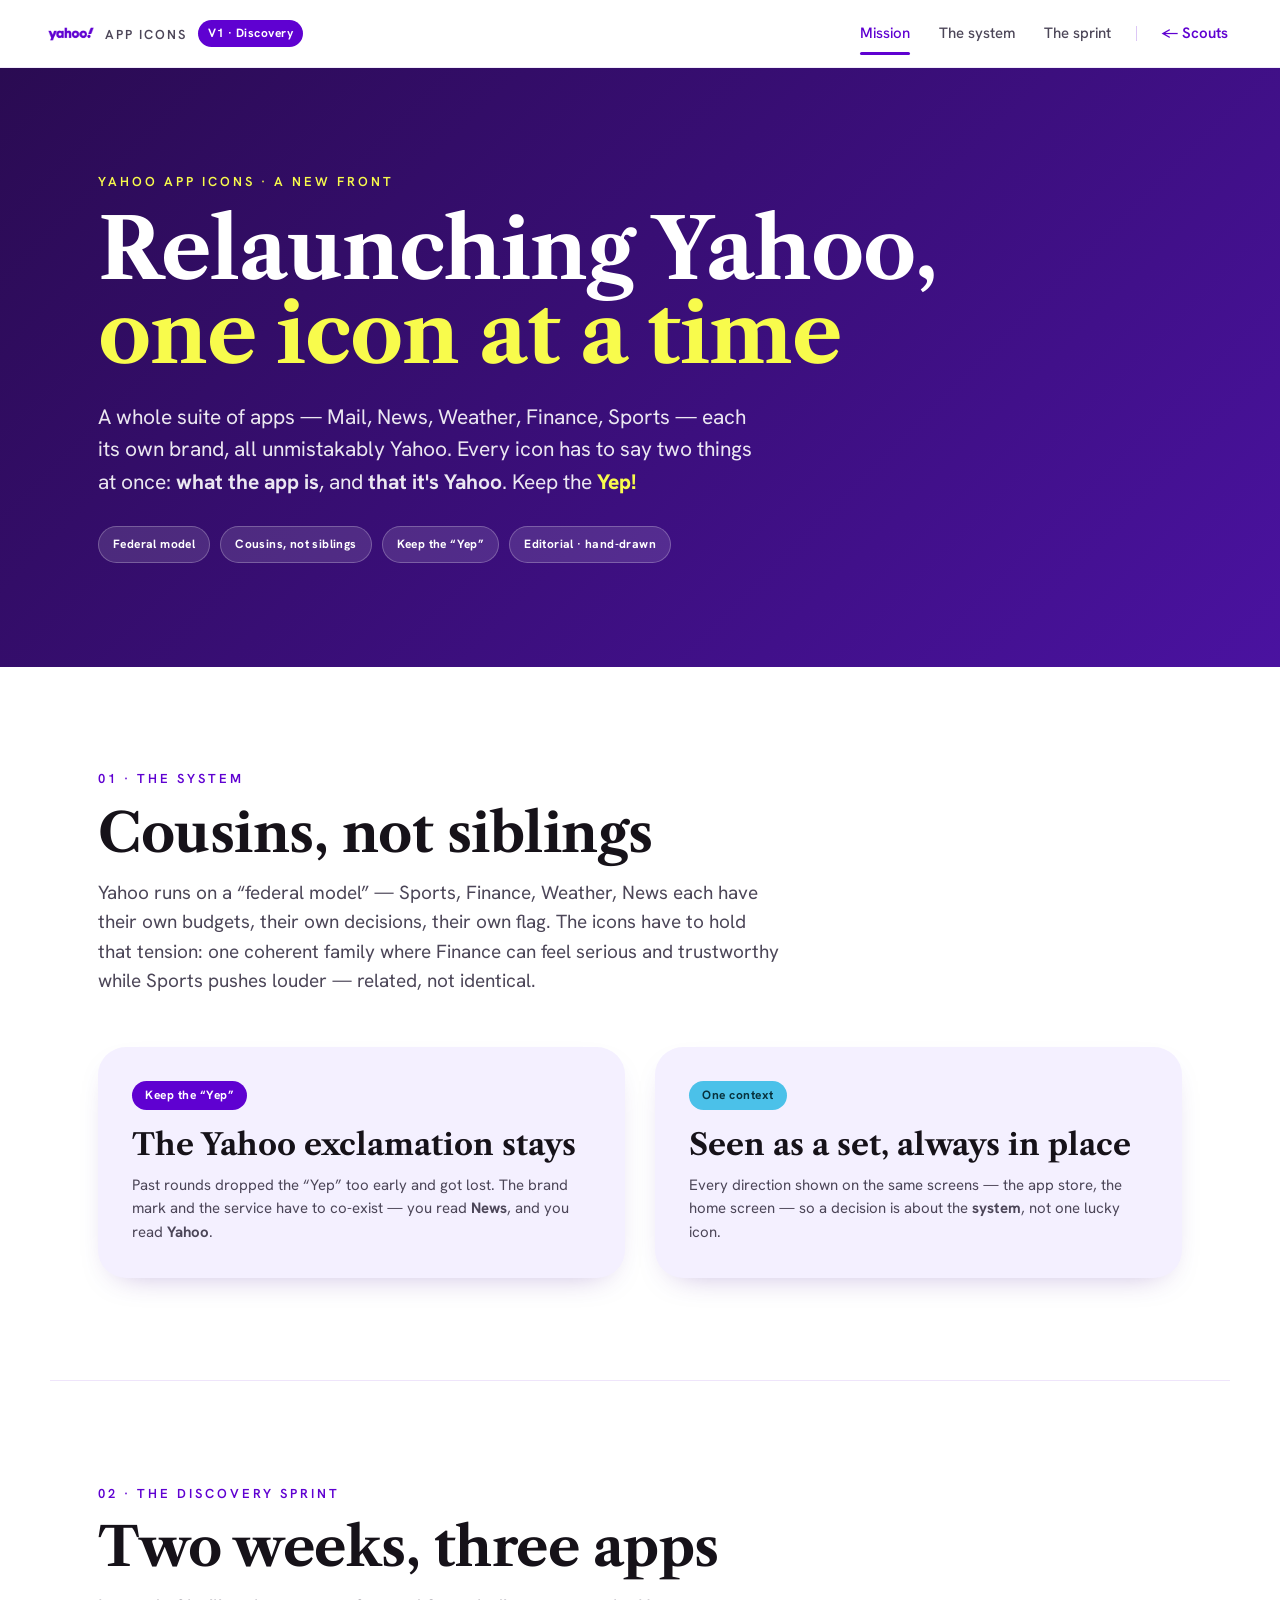
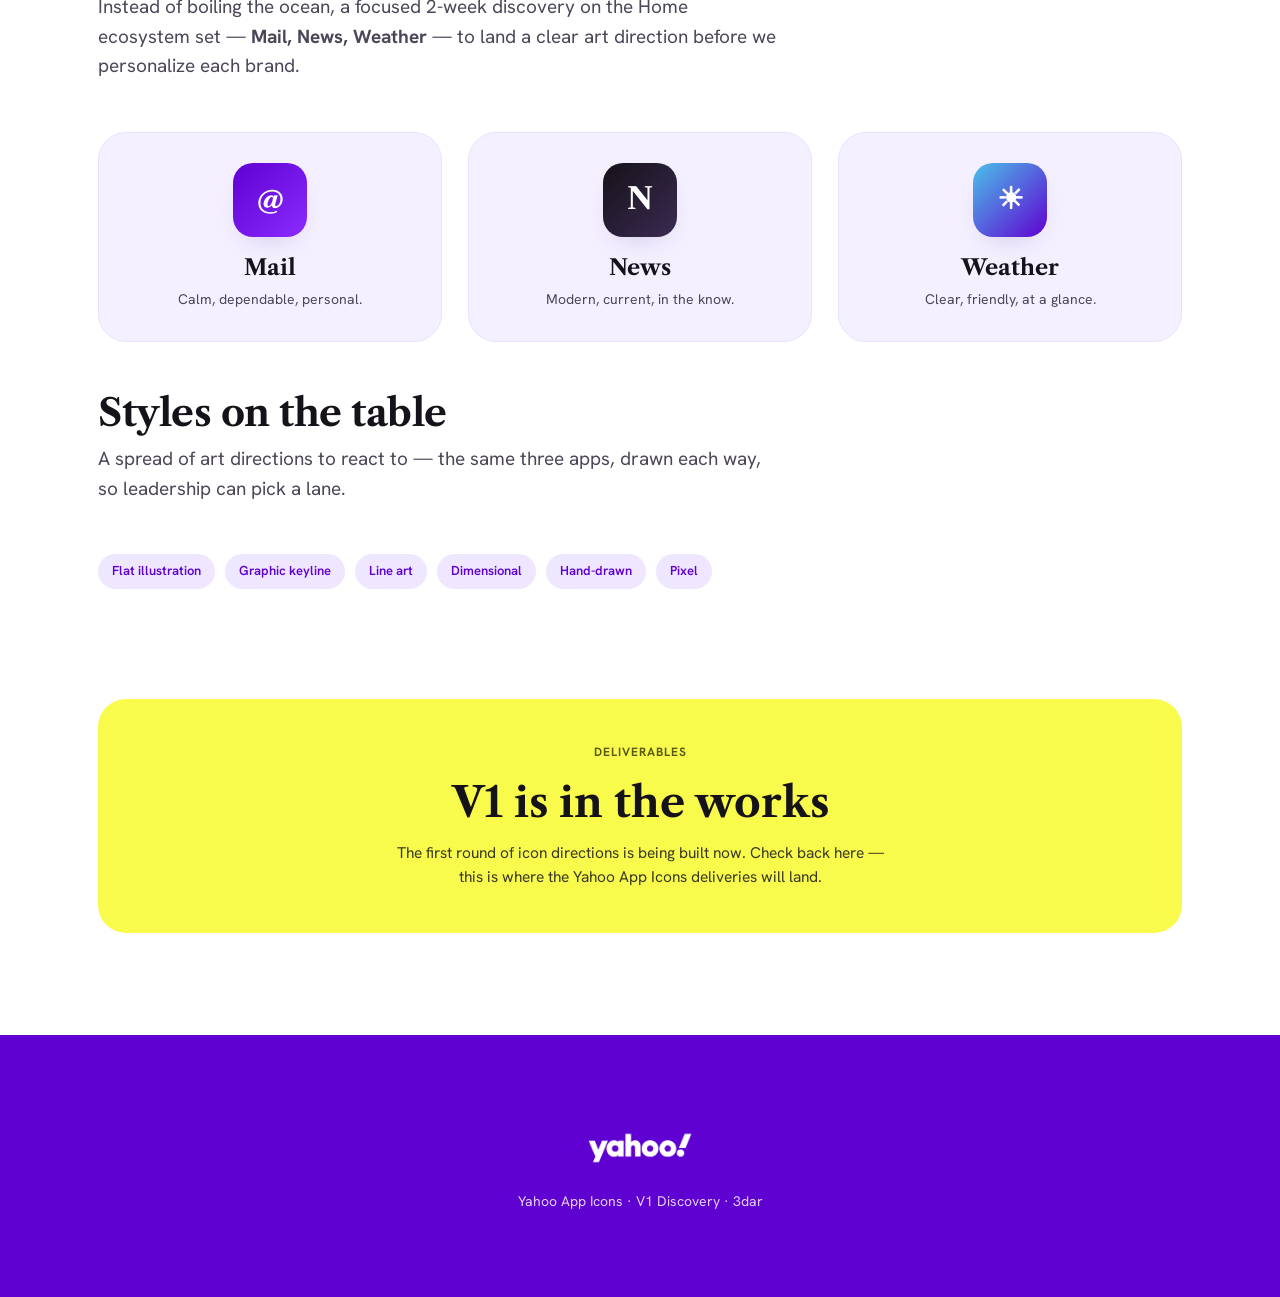
<file: icons.html>
<!DOCTYPE html>
<html lang="en">
<head>
<meta charset="UTF-8" />
<meta name="viewport" content="width=device-width, initial-scale=1.0" />
<title>Yahoo App Icons — 3dar</title>
<meta name="description" content="Yahoo App Icons — relaunching the Yahoo brand across its apps. A federal system of cousins, not siblings." />
<link rel="preconnect" href="https://fonts.googleapis.com" />
<link rel="preconnect" href="https://fonts.gstatic.com" crossorigin />
<link href="https://fonts.googleapis.com/css2?family=Hanken+Grotesk:wght@400;500;600;700;800&family=Libre+Caslon+Text:wght@400;700&display=swap" rel="stylesheet" />
<link rel="stylesheet" href="d5.css?v=10" />
<style>
  /* Icons world — page-specific accents (no shared CSS touched) */
  .ic-hero{background:linear-gradient(135deg,#2a0b52,#4a12a0);color:#fff;min-height:min(62vh,520px);display:flex;align-items:center}
  .ic-hero .hero-inner{width:100%}
  .ic-hero .eyebrow{color:var(--yellow)}
  .ic-hero .hero-title{color:#fff}
  .ic-hero .hero-lede{color:rgba(255,255,255,.9)}
  .ic-hero .hl{color:var(--yellow)}
  .yep{color:var(--yellow);font-weight:800}
  .pill-row{display:flex;gap:10px;flex-wrap:wrap;margin-top:22px}
  .pill{font-family:var(--font-head);font-weight:700;font-size:12px;letter-spacing:.4px;background:rgba(255,255,255,.12);border:1px solid rgba(255,255,255,.24);color:#fff;padding:8px 14px;border-radius:999px}
  .apps{display:grid;grid-template-columns:repeat(3,1fr);gap:clamp(14px,2.4vw,26px);margin-top:10px}
  @media(max-width:720px){.apps{grid-template-columns:1fr}}
  .app{background:var(--lav-2);border:1px solid var(--lav);border-radius:var(--radius);padding:clamp(20px,2.6vw,30px);text-align:center}
  .app .glyph{width:74px;height:74px;border-radius:20px;margin:0 auto 14px;display:grid;place-items:center;font-family:var(--font-display);font-weight:700;font-size:30px;color:#fff;box-shadow:var(--shadow-soft)}
  .app.mail .glyph{background:linear-gradient(135deg,#5F01D1,#8b2bff)}
  .app.news .glyph{background:linear-gradient(135deg,#161219,#3a2a52)}
  .app.weather .glyph{background:linear-gradient(135deg,#4BC1E9,#5F01D1)}
  .app h3{font-family:var(--font-display);font-weight:700;font-size:22px;margin-bottom:4px}
  .app p{font-size:14px;color:var(--ink-soft)}
  .styles{display:flex;gap:10px;flex-wrap:wrap;margin-top:6px}
  .styles .s{font-size:13px;font-weight:600;color:var(--purple);background:var(--purple-100);border-radius:999px;padding:7px 14px}
  .soon{background:var(--yellow);border-radius:var(--radius);padding:clamp(26px,4vw,44px);text-align:center;margin-top:8px}
  .soon .lbl{font-family:var(--font-head);font-weight:700;font-size:12px;letter-spacing:1px;text-transform:uppercase;color:#5c5a10}
  .soon h2{font-family:var(--font-display);font-weight:700;font-size:clamp(26px,3.6vw,42px);margin:8px 0 6px}
  .soon p{color:#3a3820;max-width:56ch;margin:0 auto;font-size:15.5px}
</style>
</head>
<body>

<!-- ============ NAV ============ -->
<header class="nav" id="nav">
  <a href="index.html" class="brand" aria-label="Yahoo App Icons">
    <img src="assets/brand/yahoo-logo.png" class="brand-logo" alt="Yahoo" />
    <span class="brand-sub">app&nbsp;icons</span>
    <span class="brand-badge">V1 · Discovery</span>
  </a>
  <nav class="nav-links">
    <a href="#mission">Mission</a>
    <a href="#system">The&nbsp;system</a>
    <a href="#sprint">The&nbsp;sprint</a>
    <span class="nav-sep" aria-hidden="true"></span>
    <a href="index.html" class="nav-history">&larr;&nbsp;Scouts</a>
  </nav>
</header>

<main id="top">

  <!-- ============ HERO ============ -->
  <section class="ic-hero" id="mission">
    <div class="hero-inner">
      <p class="eyebrow">Yahoo App Icons · A new front</p>
      <h1 class="hero-title">Relaunching Yahoo,<br><span class="hl">one icon at a time</span></h1>
      <p class="hero-lede">A whole suite of apps — Mail, News, Weather, Finance, Sports — each its own
      brand, all unmistakably Yahoo. Every icon has to say two things at once: <b>what the app is</b>,
      and <b>that it's Yahoo</b>. Keep the <span class="yep">Yep!</span></p>
      <div class="pill-row">
        <span class="pill">Federal model</span>
        <span class="pill">Cousins, not siblings</span>
        <span class="pill">Keep the “Yep”</span>
        <span class="pill">Editorial · hand-drawn</span>
      </div>
    </div>
  </section>

  <!-- ============ THE SYSTEM ============ -->
  <section class="section" id="system">
    <div class="section-head reveal">
      <p class="eyebrow">01 · The system</p>
      <h2>Cousins, not siblings</h2>
      <p class="section-lede">Yahoo runs on a “federal model” — Sports, Finance, Weather, News each have
      their own budgets, their own decisions, their own flag. The icons have to hold that tension:
      one coherent family where Finance can feel serious and trustworthy while Sports pushes louder —
      related, not identical.</p>
    </div>
    <div class="two reveal">
      <div class="card">
        <span class="chip chip-p">Keep the “Yep”</span>
        <h3>The Yahoo exclamation stays</h3>
        <p style="color:var(--ink-soft);font-size:15px">Past rounds dropped the “Yep” too early and got lost.
        The brand mark and the service have to co-exist — you read <b>News</b>, and you read <b>Yahoo</b>.</p>
      </div>
      <div class="card">
        <span class="chip chip-c">One context</span>
        <h3>Seen as a set, always in place</h3>
        <p style="color:var(--ink-soft);font-size:15px">Every direction shown on the same screens — the app
        store, the home screen — so a decision is about the <b>system</b>, not one lucky icon.</p>
      </div>
    </div>
  </section>
  <div class="divider"></div>

  <!-- ============ THE SPRINT ============ -->
  <section class="section" id="sprint">
    <div class="section-head reveal">
      <p class="eyebrow">02 · The discovery sprint</p>
      <h2>Two weeks, three apps</h2>
      <p class="section-lede">Instead of boiling the ocean, a focused 2-week discovery on the Home
      ecosystem set — <b>Mail, News, Weather</b> — to land a clear art direction before we personalize
      each brand.</p>
    </div>
    <div class="apps reveal">
      <div class="app mail"><div class="glyph">@</div><h3>Mail</h3><p>Calm, dependable, personal.</p></div>
      <div class="app news"><div class="glyph">N</div><h3>News</h3><p>Modern, current, in the know.</p></div>
      <div class="app weather"><div class="glyph">☀</div><h3>Weather</h3><p>Clear, friendly, at a glance.</p></div>
    </div>
    <div class="section-head reveal" style="margin-top:clamp(30px,4vw,52px)">
      <h2 style="font-size:clamp(24px,3.4vw,38px)">Styles on the table</h2>
      <p class="section-lede">A spread of art directions to react to — the same three apps, drawn each way,
      so leadership can pick a lane.</p>
    </div>
    <div class="styles reveal">
      <span class="s">Flat illustration</span>
      <span class="s">Graphic keyline</span>
      <span class="s">Line art</span>
      <span class="s">Dimensional</span>
      <span class="s">Hand-drawn</span>
      <span class="s">Pixel</span>
    </div>
  </section>

  <!-- ============ COMING SOON ============ -->
  <section class="section" style="padding-top:0">
    <div class="soon reveal">
      <p class="lbl">Deliverables</p>
      <h2>V1 is in the works</h2>
      <p>The first round of icon directions is being built now. Check back here — this is where the
      Yahoo App Icons deliveries will land.</p>
    </div>
  </section>

</main>

<footer class="footer">
  <img src="assets/brand/yahoo-logo.png" class="footer-logo" alt="Yahoo" />
  <p>Yahoo App Icons · V1 Discovery · 3dar</p>
</footer>

<script src="d5.js?v=10"></script>
</body>
</html>
</file>
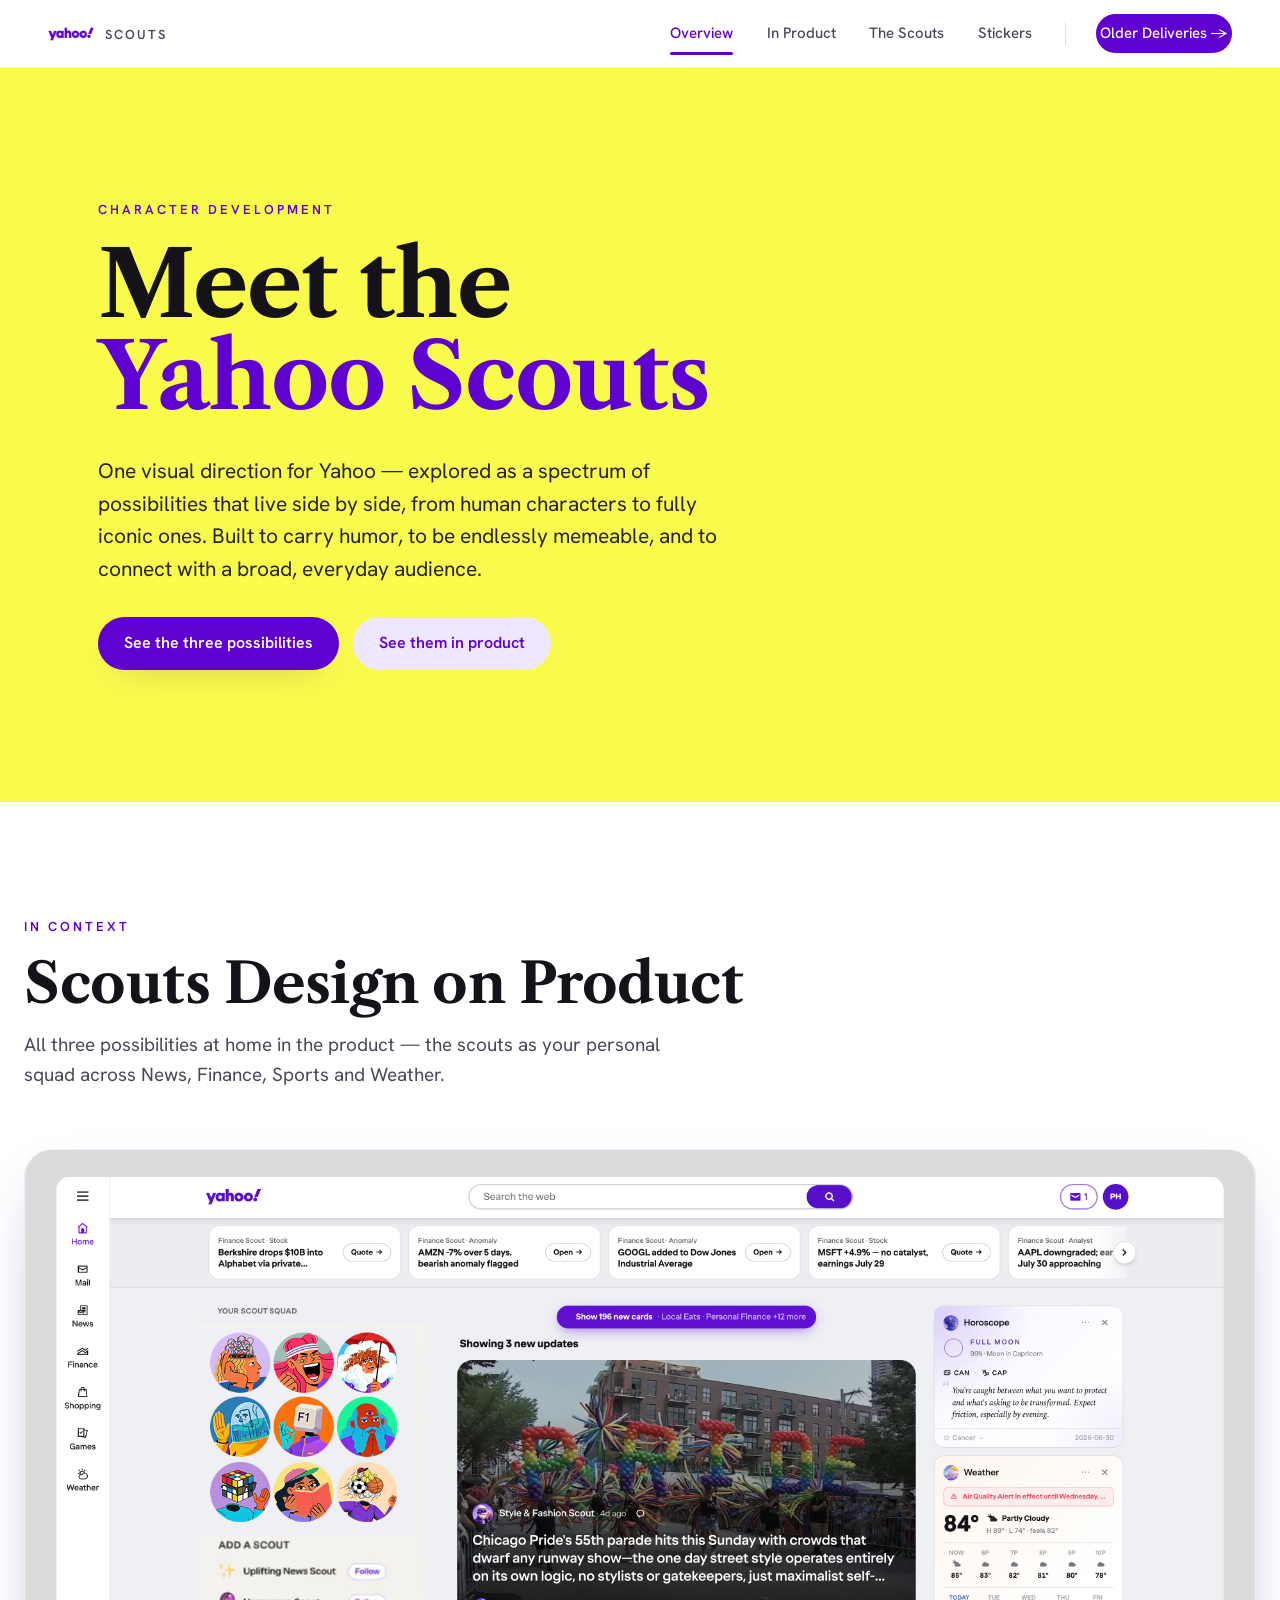
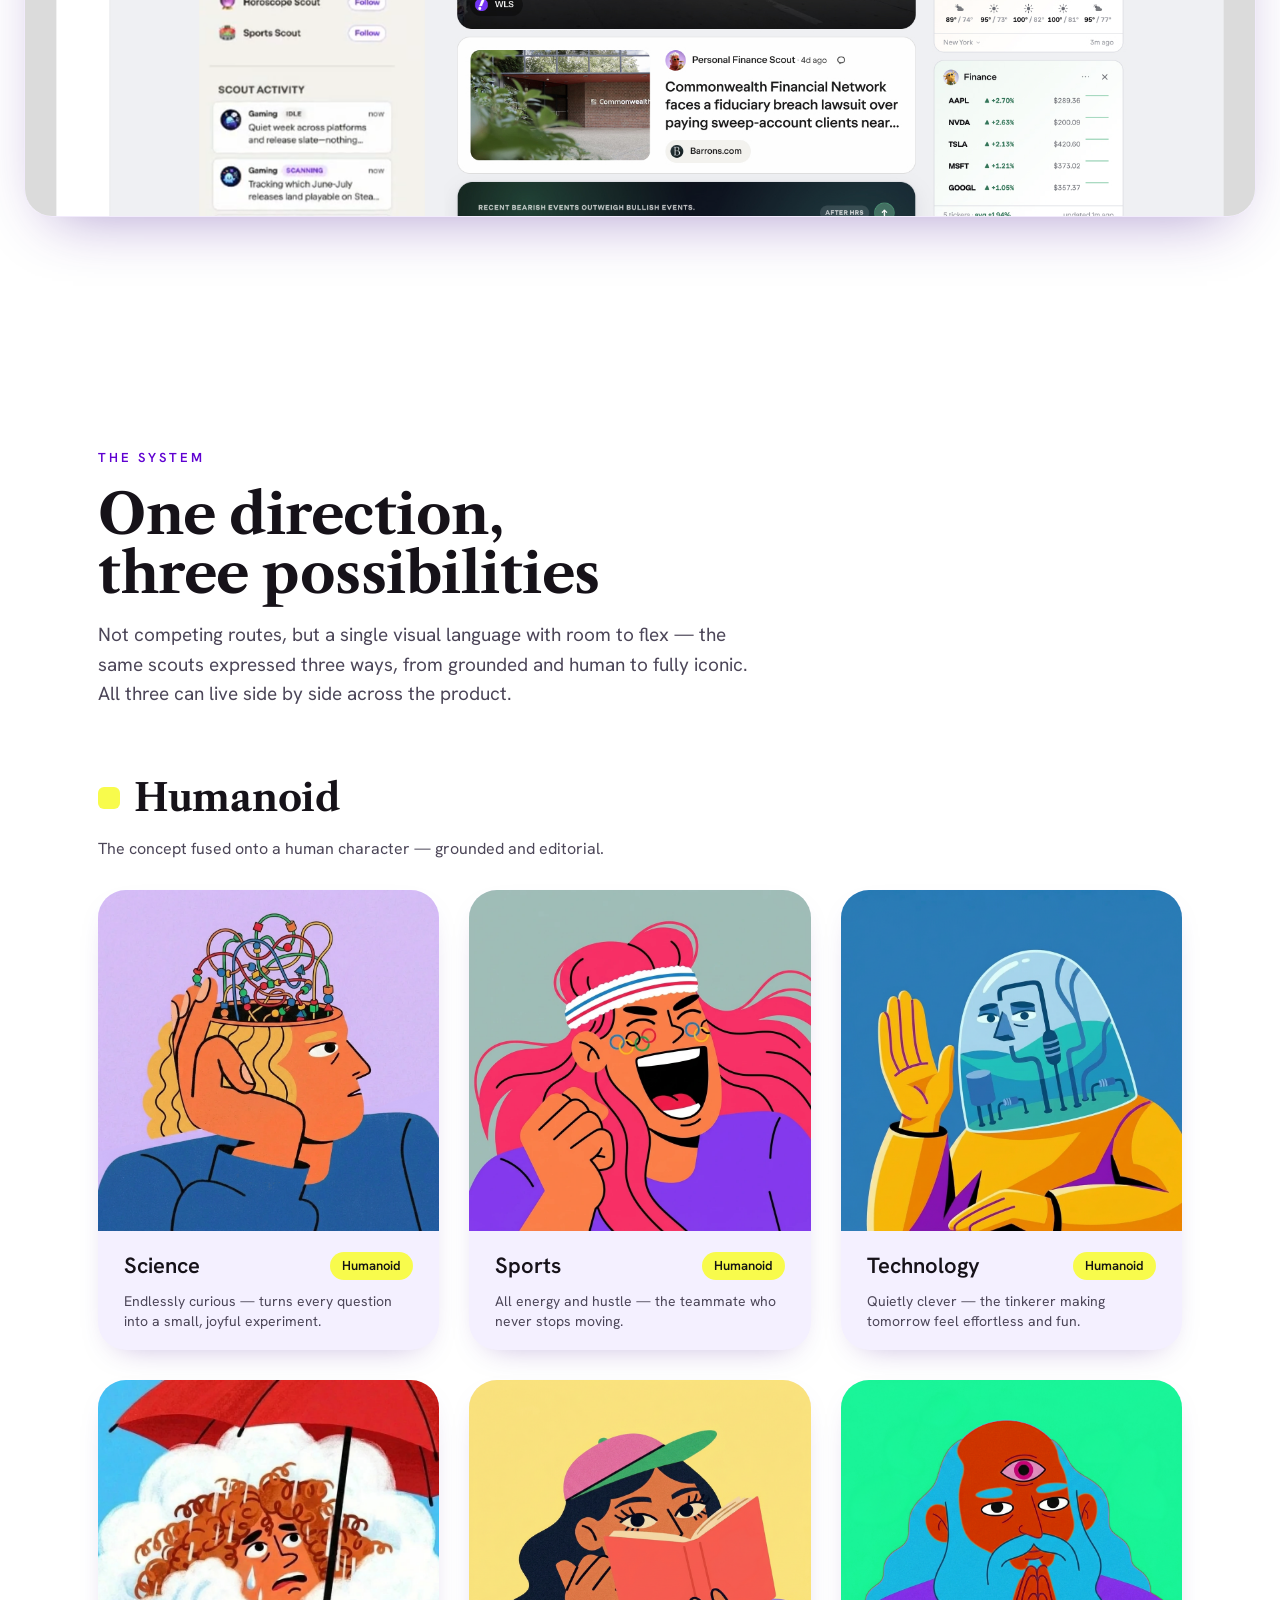
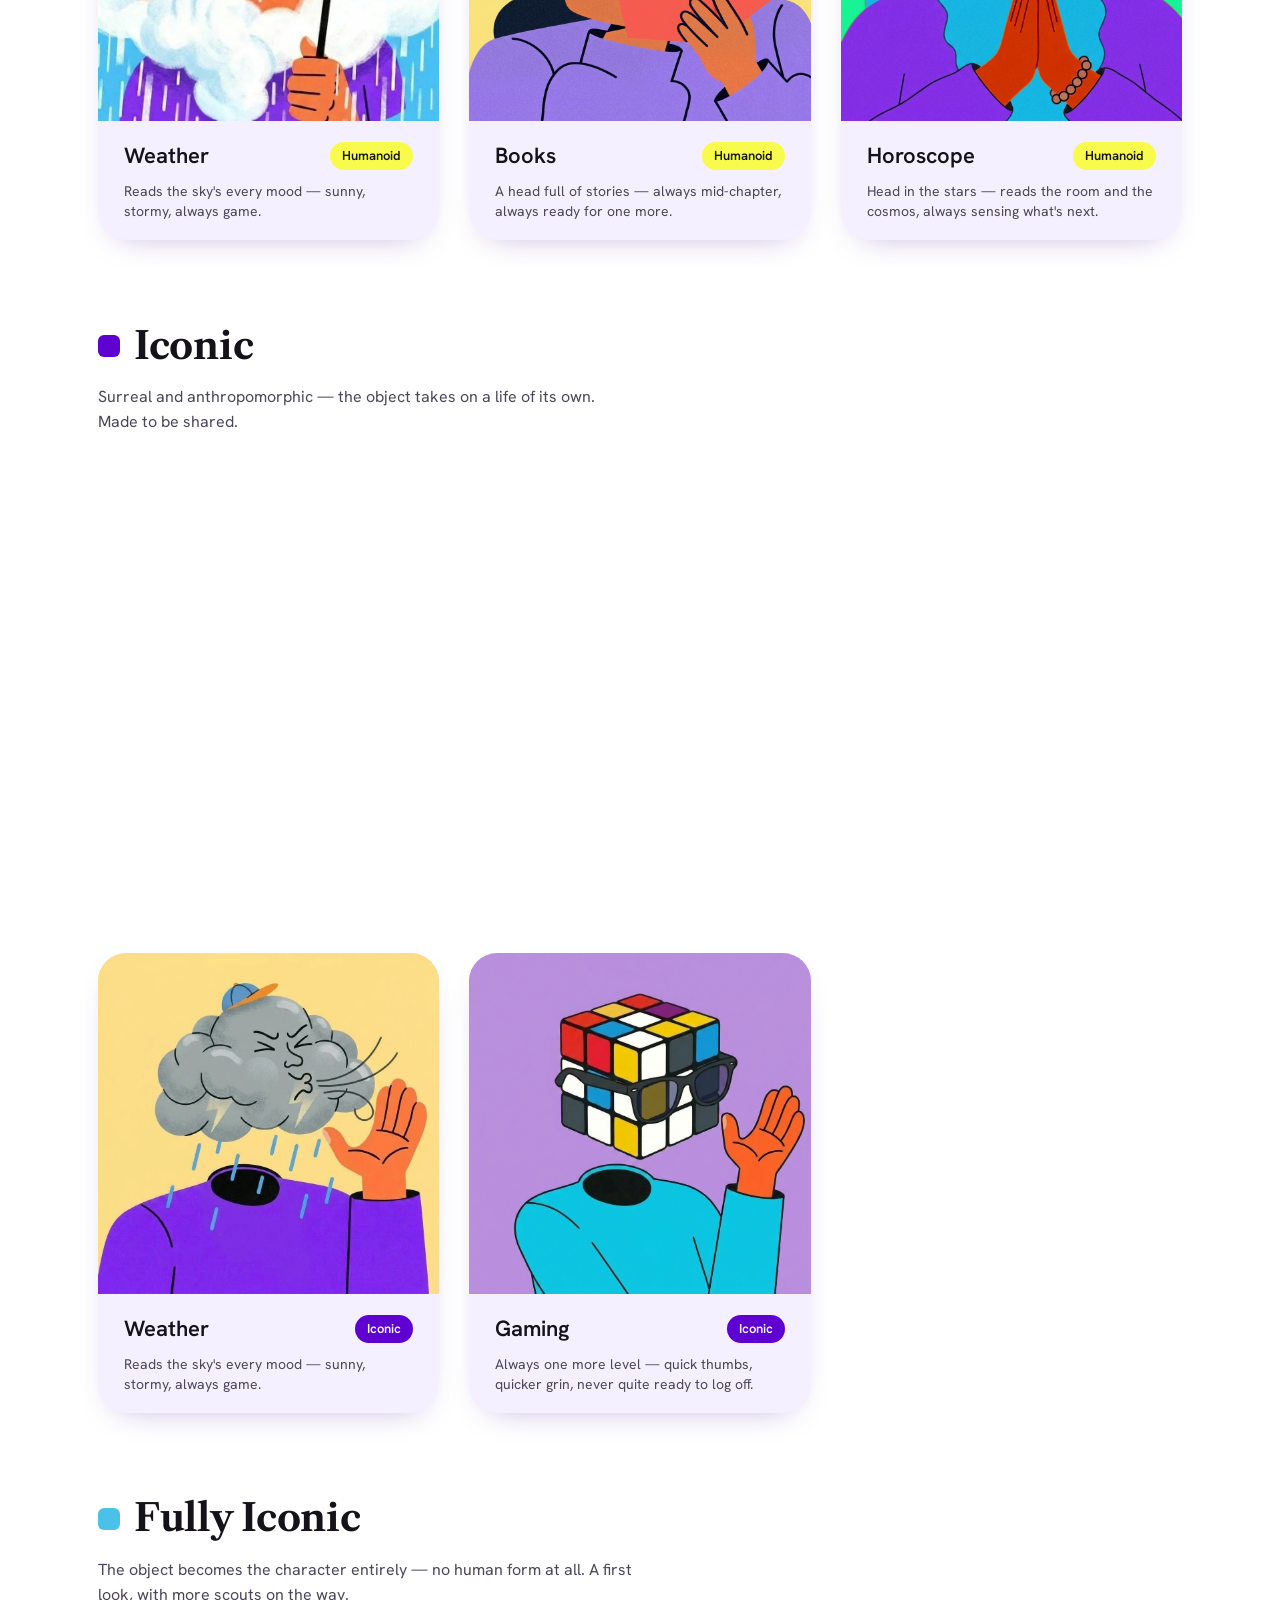
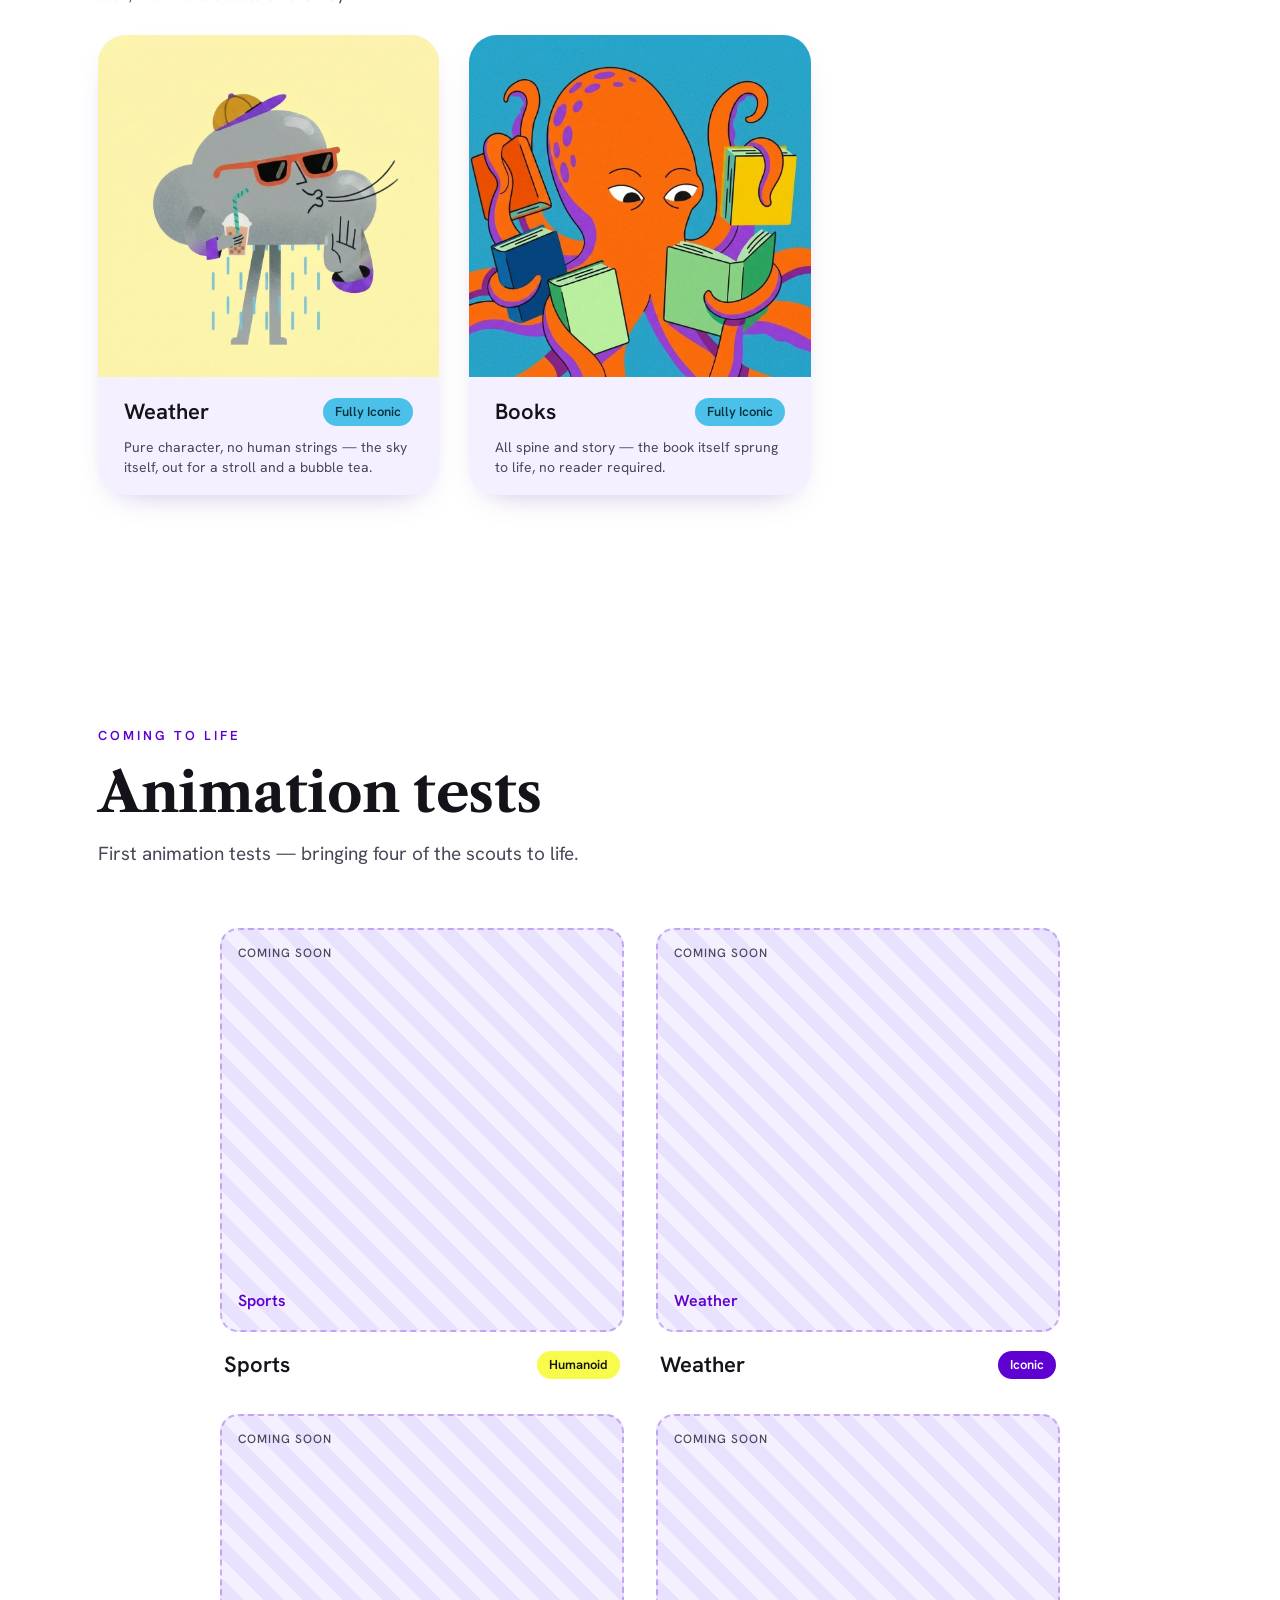
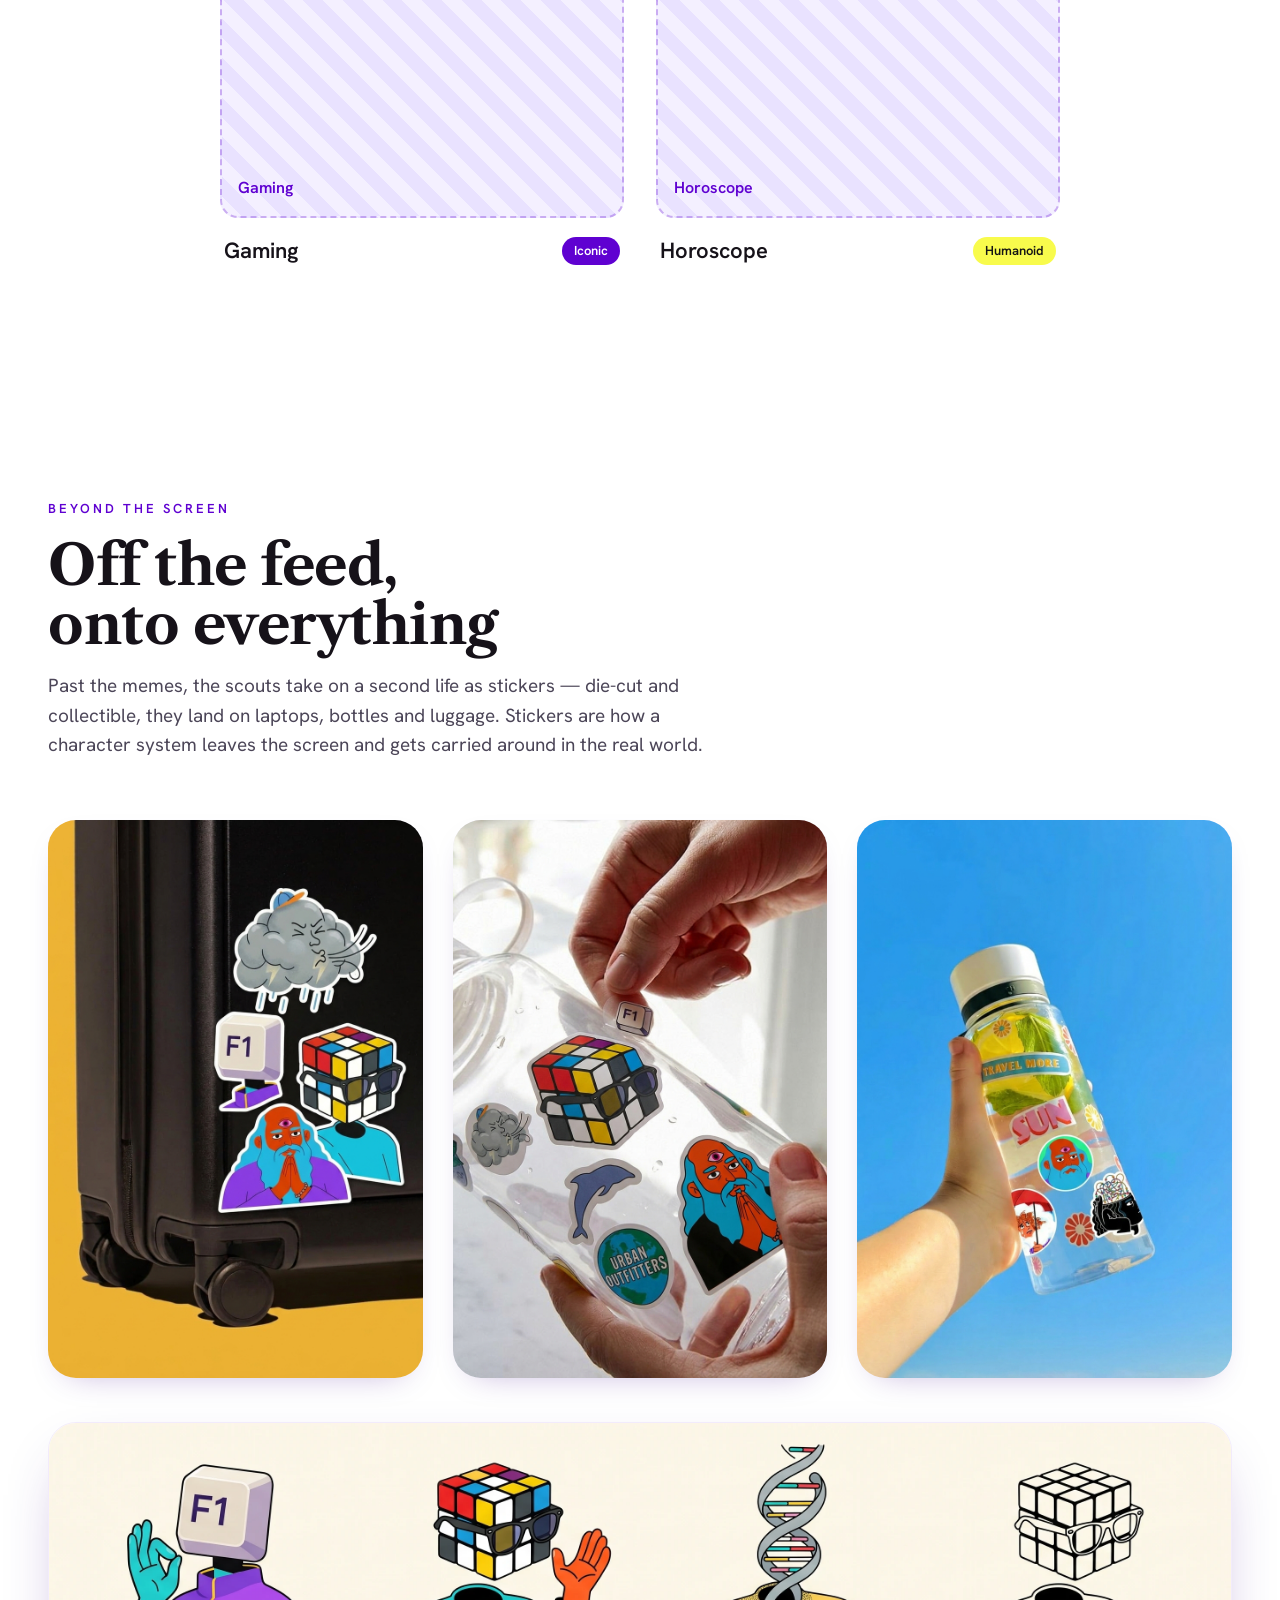
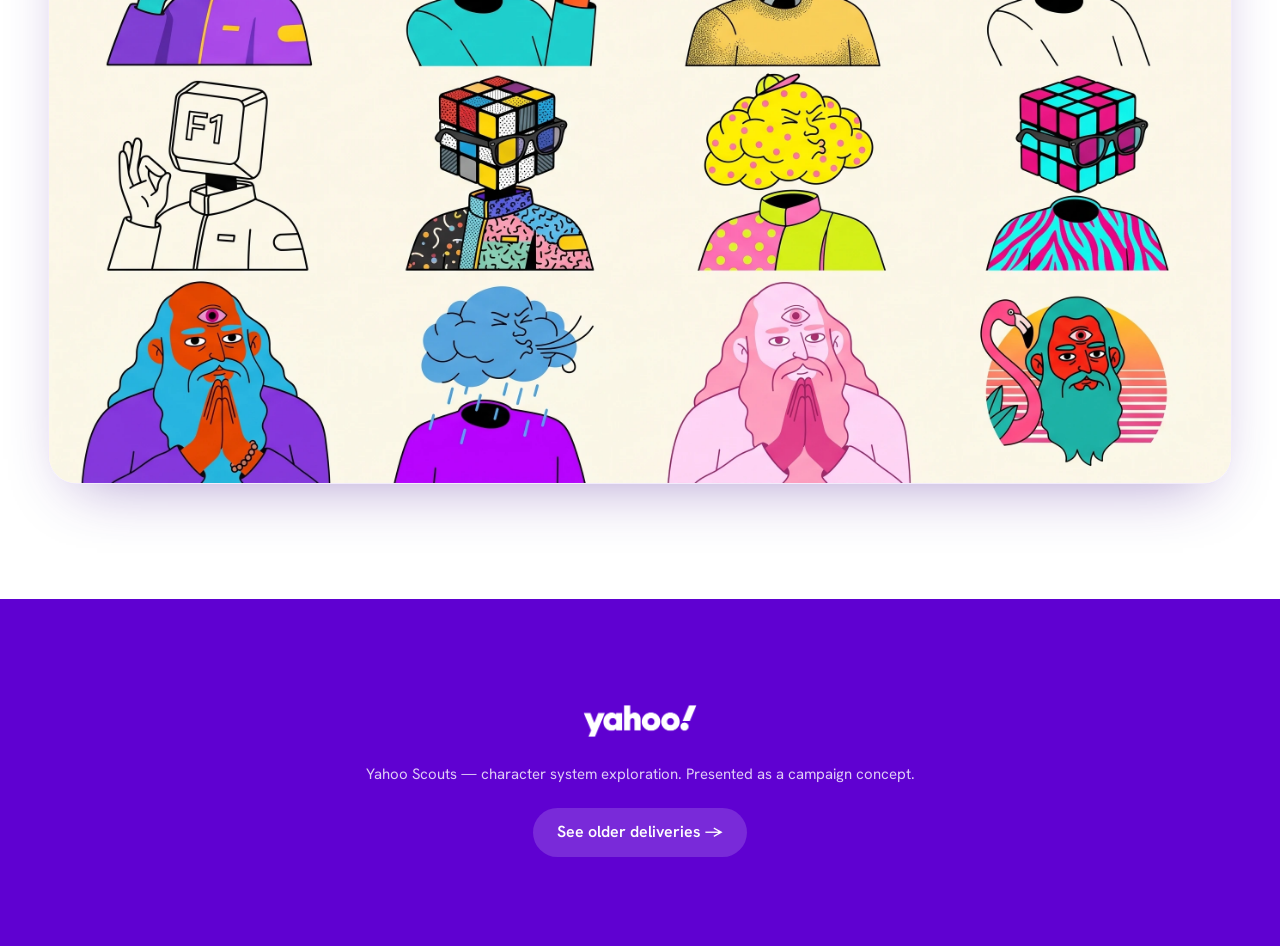
<file: v4.html>
<!DOCTYPE html>
<html lang="en">
<head>
<meta charset="UTF-8" />
<meta name="viewport" content="width=device-width, initial-scale=1.0" />
<title>Yahoo Scouts Design Presentations</title>
<meta name="description" content="The Yahoo Scouts character illustration system — one direction, three possibilities, one contemporary and memeable visual language." />
<link rel="preconnect" href="https://fonts.googleapis.com" />
<link rel="preconnect" href="https://fonts.gstatic.com" crossorigin />
<link href="https://fonts.googleapis.com/css2?family=Hanken+Grotesk:wght@400;500;600;700;800&family=Libre+Caslon+Text:wght@400;700&display=swap" rel="stylesheet" />
<link rel="stylesheet" href="styles.css?v=14" />
</head>
<body>

<!-- ============ NAV ============ -->
<header class="nav" id="nav">
  <a href="#top" class="brand" aria-label="Yahoo Scouts">
    <img src="assets/brand/yahoo-logo.png" class="brand-logo" alt="Yahoo" />
    <span class="brand-sub">scouts</span>
  </a>
  <nav class="nav-links">
    <a href="#overview">Overview</a>
    <a href="#product">In&nbsp;Product</a>
    <a href="#scouts">The&nbsp;Scouts</a>
    <a href="#stickers">Stickers</a>
    <span class="nav-sep" aria-hidden="true"></span>
    <a href="history.html" class="nav-history">Older&nbsp;Deliveries&nbsp;&rarr;</a>
  </nav>
</header>

<main id="top">

  <!-- ============ HERO ============ -->
  <section class="hero hero-intro" id="overview">
    <div class="hero-inner">
      <p class="eyebrow">Character Development</p>
      <h1 class="hero-title">Meet the<br><span class="hl">Yahoo Scouts</span></h1>
      <p class="hero-lede">
        One visual direction for Yahoo — explored as a spectrum of possibilities that live
        side by side, from human characters to fully iconic ones. Built to carry humor, to be
        endlessly memeable, and to connect with a broad, everyday audience.
      </p>
      <div class="hero-cta">
        <a href="#scouts" class="btn btn-primary">See the three possibilities</a>
        <a href="#product" class="btn btn-ghost">See them in product</a>
      </div>
    </div>
  </section>

  <!-- ============ IN PRODUCT (moved to top) ============ -->
  <section class="section product" id="product">
    <div class="section-head reveal">
      <p class="eyebrow">In context</p>
      <h2>Scouts Design on Product</h2>
      <p class="section-lede">All three possibilities at home in the product — the scouts as your personal squad across News, Finance, Sports and Weather.</p>
    </div>
    <figure class="product-shot product-full reveal">
      <img src="assets/product/full-styles.png?2" alt="The Yahoo Scouts — all styles — inside the Yahoo home experience" loading="lazy" />
    </figure>
  </section>

  <!-- ============ THE SCOUTS — one direction, three possibilities ============ -->
  <section class="section scouts" id="scouts">
    <div class="section-head reveal">
      <p class="eyebrow">The system</p>
      <h2>One direction,<br>three possibilities</h2>
      <p class="section-lede">
        Not competing routes, but a single visual language with room to flex — the same scouts
        expressed three ways, from grounded and human to fully iconic. All three can live side
        by side across the product.
      </p>
    </div>

    <!-- Possibility 1 — Humanoid -->
    <div class="direction-head reveal">
      <h3 class="poss-name poss-1">Humanoid</h3>
      <p>The concept fused onto a human character — grounded and editorial.</p>
    </div>
    <div class="gallery">
      <figure class="scout-card reveal"><div class="scout-img"><img src="assets/scouts/science-a.png" alt="Science Scout — Humanoid" loading="lazy" /></div><figcaption><div class="cap-row"><span class="scout-name">Science</span><span class="scout-tag tag-humanoid">Humanoid</span></div><p class="scout-spirit">Endlessly curious — turns every question into a small, joyful experiment.</p></figcaption></figure>
      <figure class="scout-card reveal"><div class="scout-img"><img src="assets/scouts/sports-a.png" alt="Sports Scout — Humanoid" loading="lazy" /></div><figcaption><div class="cap-row"><span class="scout-name">Sports</span><span class="scout-tag tag-humanoid">Humanoid</span></div><p class="scout-spirit">All energy and hustle — the teammate who never stops moving.</p></figcaption></figure>
      <figure class="scout-card reveal"><div class="scout-img"><img src="assets/scouts/technology-a.png" alt="Technology Scout — Humanoid" loading="lazy" /></div><figcaption><div class="cap-row"><span class="scout-name">Technology</span><span class="scout-tag tag-humanoid">Humanoid</span></div><p class="scout-spirit">Quietly clever — the tinkerer making tomorrow feel effortless and fun.</p></figcaption></figure>
      <figure class="scout-card reveal"><div class="scout-img"><img src="assets/scouts/weather-a.png?2" alt="Weather Scout — Humanoid" loading="lazy" /></div><figcaption><div class="cap-row"><span class="scout-name">Weather</span><span class="scout-tag tag-humanoid">Humanoid</span></div><p class="scout-spirit">Reads the sky's every mood — sunny, stormy, always game.</p></figcaption></figure>
      <figure class="scout-card reveal"><div class="scout-img"><img src="assets/scouts/books-a.png?2" alt="Books Scout — Humanoid" loading="lazy" /></div><figcaption><div class="cap-row"><span class="scout-name">Books</span><span class="scout-tag tag-humanoid">Humanoid</span></div><p class="scout-spirit">A head full of stories — always mid-chapter, always ready for one more.</p></figcaption></figure>
      <figure class="scout-card reveal"><div class="scout-img"><img src="assets/scouts/horoscope-a.png?2" alt="Horoscope Scout — Humanoid" loading="lazy" /></div><figcaption><div class="cap-row"><span class="scout-name">Horoscope</span><span class="scout-tag tag-humanoid">Humanoid</span></div><p class="scout-spirit">Head in the stars — reads the room and the cosmos, always sensing what's next.</p></figcaption></figure>
    </div>

    <!-- Possibility 2 — Iconic -->
    <div class="direction-head reveal alt">
      <h3 class="poss-name poss-2">Iconic</h3>
      <p>Surreal and anthropomorphic — the object takes on a life of its own. Made to be shared.</p>
    </div>
    <div class="gallery">
      <figure class="scout-card reveal"><div class="scout-img"><img src="assets/scouts/science-b.png" alt="Science Scout — Iconic" loading="lazy" /></div><figcaption><div class="cap-row"><span class="scout-name">Science</span><span class="scout-tag tag-iconic">Iconic</span></div><p class="scout-spirit">Endlessly curious — turns every question into a small, joyful experiment.</p></figcaption></figure>
      <figure class="scout-card reveal"><div class="scout-img"><img src="assets/scouts/sports-b.png" alt="Sports Scout — Iconic" loading="lazy" /></div><figcaption><div class="cap-row"><span class="scout-name">Sports</span><span class="scout-tag tag-iconic">Iconic</span></div><p class="scout-spirit">All energy and hustle — the teammate who never stops moving.</p></figcaption></figure>
      <figure class="scout-card reveal"><div class="scout-img"><img src="assets/scouts/technology-b.png?2" alt="Technology Scout — Iconic" loading="lazy" /></div><figcaption><div class="cap-row"><span class="scout-name">Technology</span><span class="scout-tag tag-iconic">Iconic</span></div><p class="scout-spirit">Quietly clever — the tinkerer making tomorrow feel effortless and fun.</p></figcaption></figure>
      <figure class="scout-card reveal"><div class="scout-img"><img src="assets/scouts/weather-b.png" alt="Weather Scout — Iconic" loading="lazy" /></div><figcaption><div class="cap-row"><span class="scout-name">Weather</span><span class="scout-tag tag-iconic">Iconic</span></div><p class="scout-spirit">Reads the sky's every mood — sunny, stormy, always game.</p></figcaption></figure>
      <figure class="scout-card reveal"><div class="scout-img"><img src="assets/scouts/gaming-b.png" alt="Gaming Scout — Iconic" loading="lazy" /></div><figcaption><div class="cap-row"><span class="scout-name">Gaming</span><span class="scout-tag tag-iconic">Iconic</span></div><p class="scout-spirit">Always one more level — quick thumbs, quicker grin, never quite ready to log off.</p></figcaption></figure>
    </div>

    <!-- Possibility 3 — Fully Iconic (featured, single example for now) -->
    <div class="direction-head reveal alt">
      <h3 class="poss-name poss-3">Fully Iconic</h3>
      <p>The object becomes the character entirely — no human form at all. A first look, with more scouts on the way.</p>
    </div>
    <div class="gallery">
      <figure class="scout-card reveal"><div class="scout-img"><img src="assets/scouts/weather-c.jpg" alt="Weather Scout — Fully Iconic" loading="lazy" /></div><figcaption><div class="cap-row"><span class="scout-name">Weather</span><span class="scout-tag tag-fully">Fully Iconic</span></div><p class="scout-spirit">Pure character, no human strings — the sky itself, out for a stroll and a bubble tea.</p></figcaption></figure>
      <figure class="scout-card reveal"><div class="scout-img"><img src="assets/scouts/books-c.png" alt="Books Scout — Fully Iconic" loading="lazy" /></div><figcaption><div class="cap-row"><span class="scout-name">Books</span><span class="scout-tag tag-fully">Fully Iconic</span></div><p class="scout-spirit">All spine and story — the book itself sprung to life, no reader required.</p></figcaption></figure>
    </div>
  </section>

  <!-- ============ ANIMATION ============ -->
  <section class="section anim" id="anim">
    <div class="section-head reveal">
      <p class="eyebrow">Coming to life</p>
      <h2>Animation tests</h2>
      <p class="section-lede">First animation tests — bringing four of the scouts to life.</p>
    </div>
    <div class="anim-grid" id="anim-grid">
      <figure class="anim-item reveal">
        <div class="anim-card" data-scout="sports"><span>Sports</span></div>
        <figcaption><div class="cap-row"><span class="scout-name">Sports</span><span class="scout-tag tag-humanoid">Humanoid</span></div></figcaption>
      </figure>
      <figure class="anim-item reveal">
        <div class="anim-card" data-scout="weather"><span>Weather</span></div>
        <figcaption><div class="cap-row"><span class="scout-name">Weather</span><span class="scout-tag tag-iconic">Iconic</span></div></figcaption>
      </figure>
      <figure class="anim-item reveal">
        <div class="anim-card" data-scout="gaming"><span>Gaming</span></div>
        <figcaption><div class="cap-row"><span class="scout-name">Gaming</span><span class="scout-tag tag-iconic">Iconic</span></div></figcaption>
      </figure>
      <figure class="anim-item reveal">
        <div class="anim-card" data-scout="horoscope"><span>Horoscope</span></div>
        <figcaption><div class="cap-row"><span class="scout-name">Horoscope</span><span class="scout-tag tag-humanoid">Humanoid</span></div></figcaption>
      </figure>
    </div>
  </section>

  <!-- ============ STICKERS / MERCH ============ -->
  <section class="section stickers" id="stickers">
    <div class="section-head reveal">
      <p class="eyebrow">Beyond the screen</p>
      <h2>Off the feed,<br>onto everything</h2>
      <p class="section-lede">Past the memes, the scouts take on a second life as stickers — die-cut and collectible, they land on laptops, bottles and luggage. Stickers are how a character system leaves the screen and gets carried around in the real world.</p>
    </div>
    <div class="sticker-grid">
      <figure class="sticker-shot reveal"><img src="assets/stickers/mockup-2.png" alt="Scout stickers on a suitcase" loading="lazy" /></figure>
      <figure class="sticker-shot reveal"><img src="assets/stickers/mockup-1.png" alt="Scout stickers on a glass bottle" loading="lazy" /></figure>
      <figure class="sticker-shot reveal"><img src="assets/stickers/mockup-bottle.png" alt="Scout stickers on a water bottle" loading="lazy" /></figure>
    </div>
    <figure class="sticker-sheet reveal">
      <img src="assets/stickers/mockup-4.webp" alt="The full Yahoo Scouts sticker sheet — every scout as a die-cut sticker" loading="lazy" />
    </figure>
  </section>

</main>

<footer class="footer">
  <img src="assets/brand/yahoo-logo.png" class="footer-logo" alt="Yahoo" />
  <p>Yahoo Scouts — character system exploration. Presented as a campaign concept.</p>
  <a href="history.html" class="footer-link">See older deliveries &rarr;</a>
</footer>

<!-- ============ LIGHTBOX ============ -->
<div class="lightbox" id="lightbox" aria-hidden="true">
  <button class="lightbox-close" aria-label="Close">&times;</button>
  <img alt="" />
  <span class="lightbox-hint">scroll to zoom · drag to pan</span>
</div>

<script src="script.js?v=14"></script>
</body>
</html>
</file>
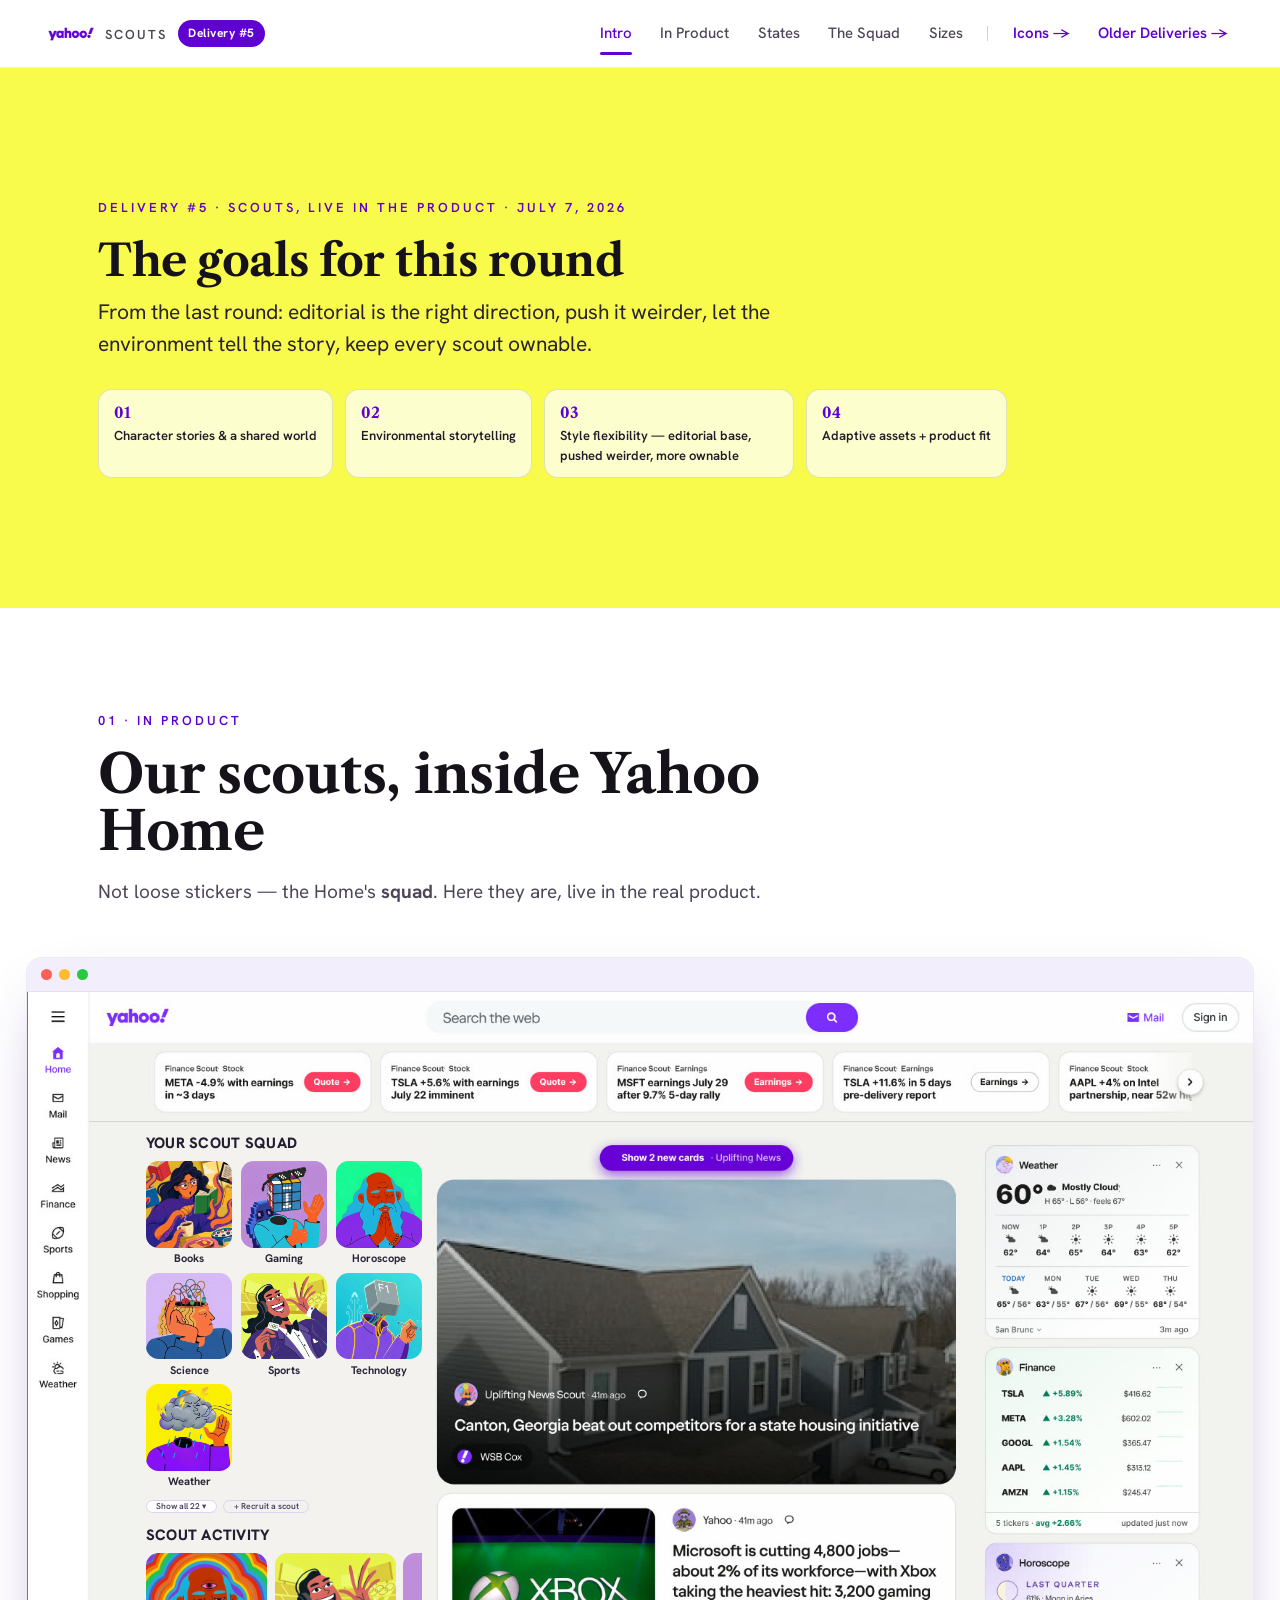
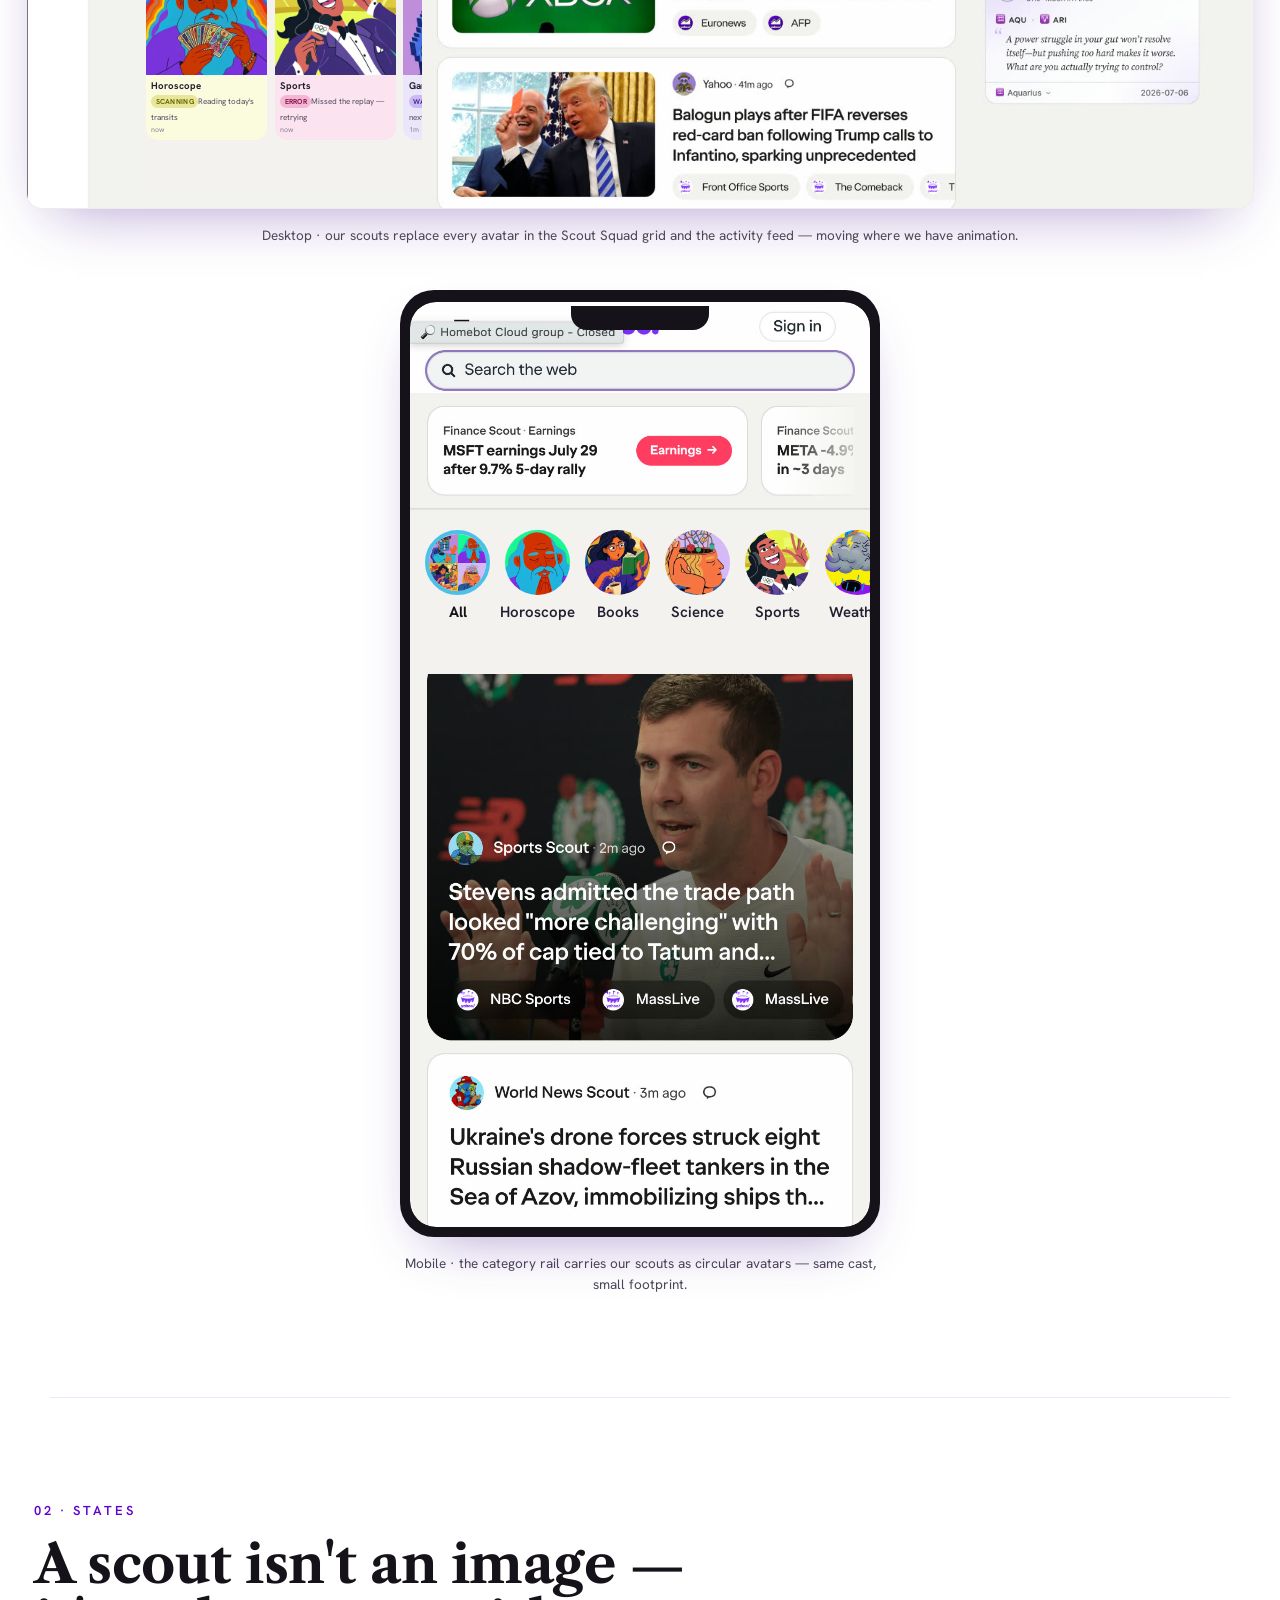
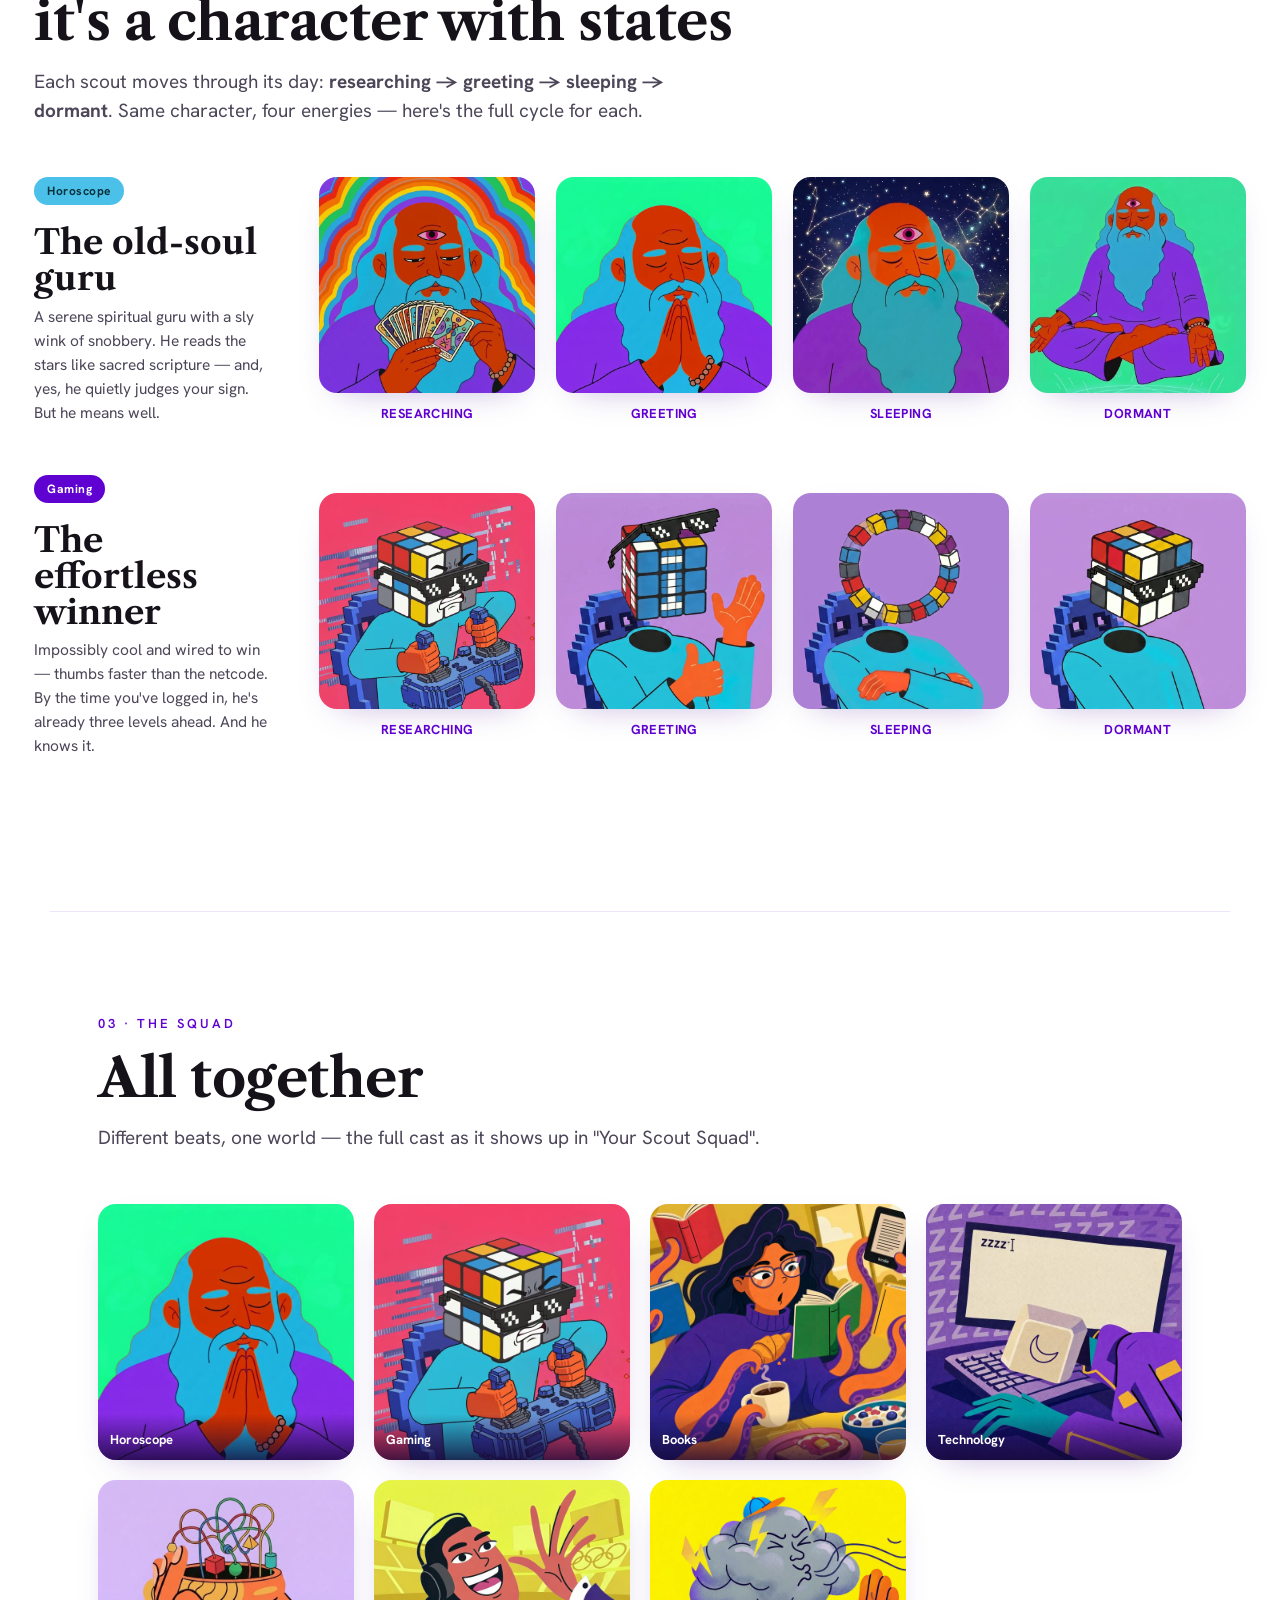
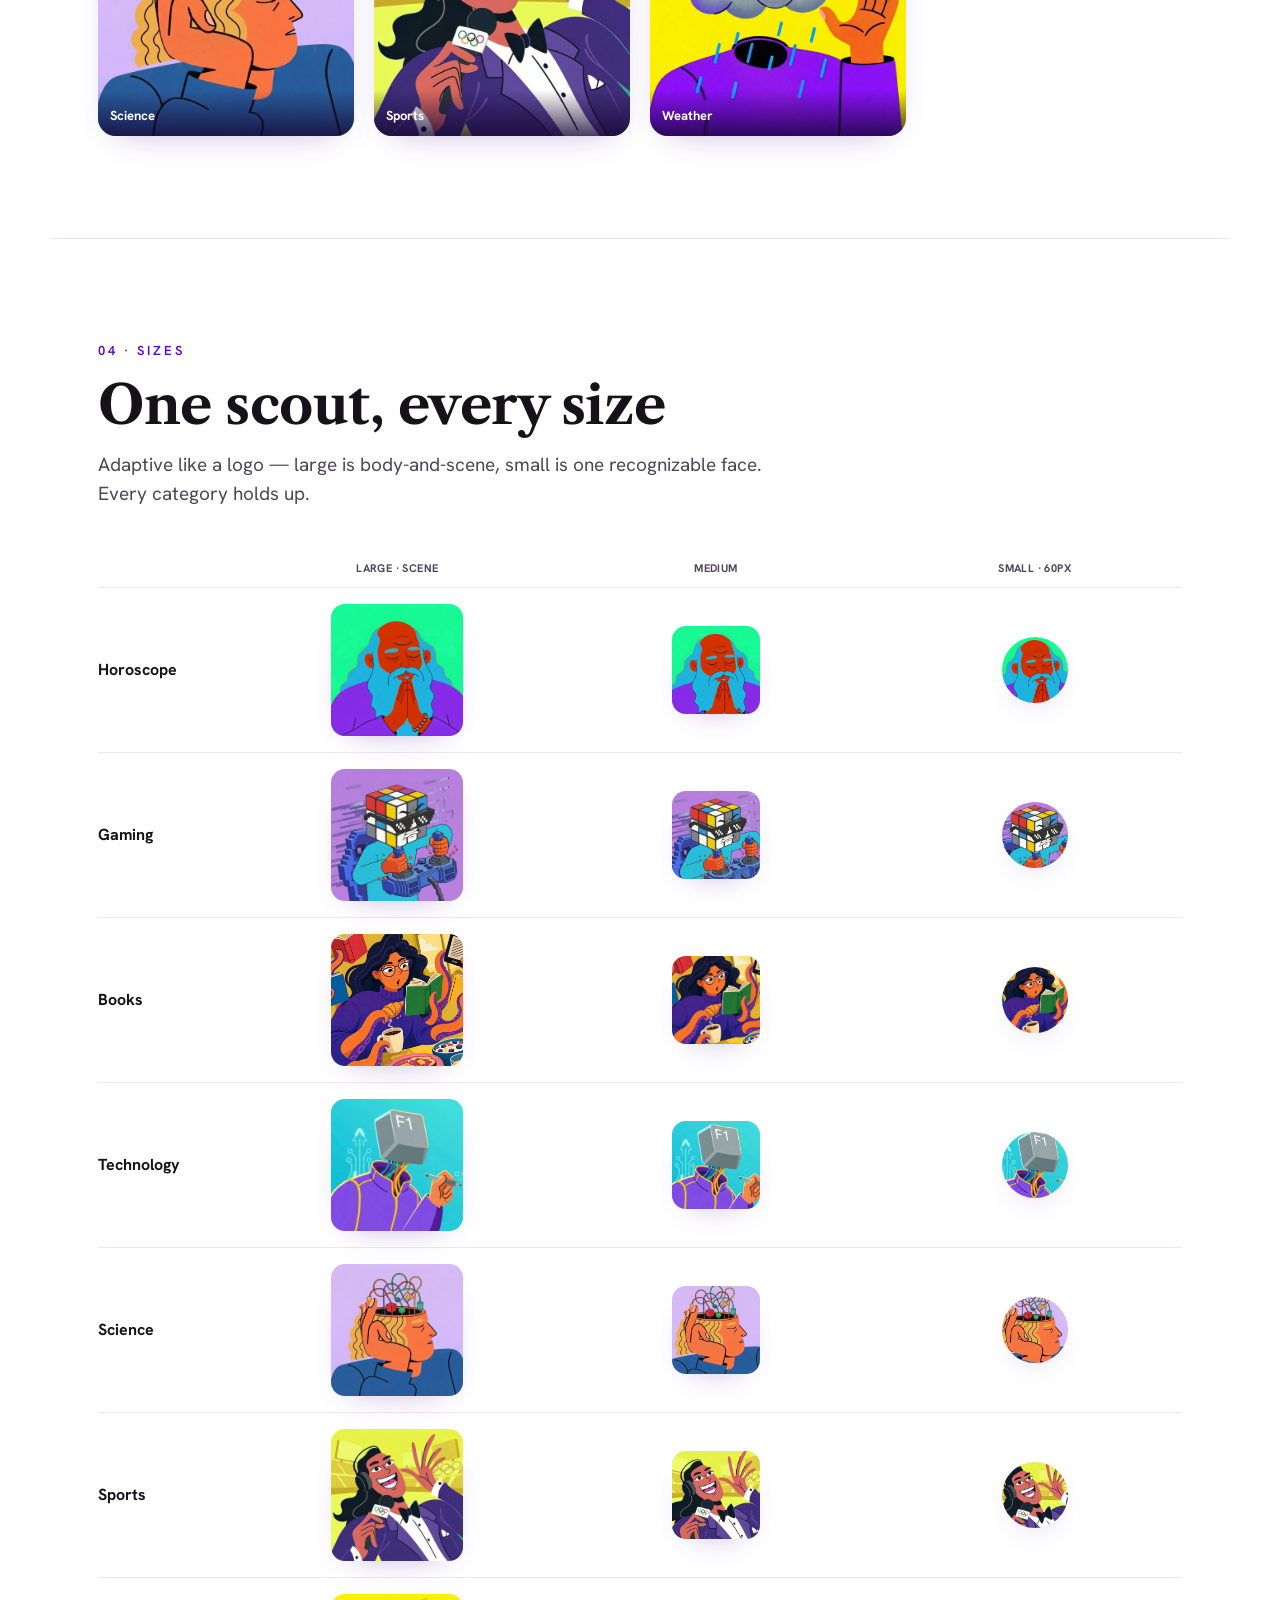
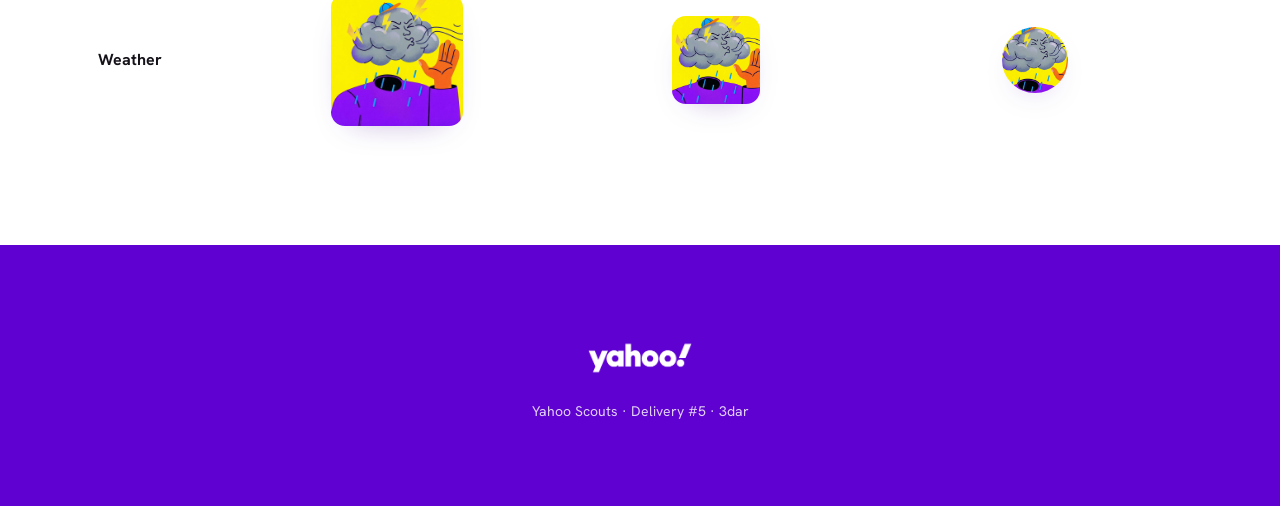
<file: v5.html>
<!DOCTYPE html>
<html lang="en">
<head>
<meta charset="UTF-8" />
<meta name="viewport" content="width=device-width, initial-scale=1.0" />
<title>Yahoo Scouts — Delivery #5 · In Product</title>
<meta name="description" content="Yahoo Scouts — Delivery #5. The final scouts dropped into the real Yahoo Home product, animated across their states." />
<link rel="preconnect" href="https://fonts.googleapis.com" />
<link rel="preconnect" href="https://fonts.gstatic.com" crossorigin />
<link href="https://fonts.googleapis.com/css2?family=Hanken+Grotesk:wght@400;500;600;700;800&family=Libre+Caslon+Text:wght@400;700&display=swap" rel="stylesheet" />
<link rel="stylesheet" href="d5.css?v=10" />
</head>
<body>

<!-- ============ NAV ============ -->
<header class="nav" id="nav">
  <a href="#top" class="brand" aria-label="Yahoo Scouts">
    <img src="assets/brand/yahoo-logo.png" class="brand-logo" alt="Yahoo" />
    <span class="brand-sub">scouts</span>
    <span class="brand-badge">Delivery&nbsp;#5</span>
  </a>
  <nav class="nav-links">
    <a href="#intro">Intro</a>
    <a href="#product">In&nbsp;Product</a>
    <a href="#states">States</a>
    <a href="#squad">The&nbsp;Squad</a>
    <a href="#system">Sizes</a>
    <span class="nav-sep" aria-hidden="true"></span>
    <a href="icons.html" class="nav-history">Icons&nbsp;&rarr;</a>
    <a href="history.html" class="nav-history">Older&nbsp;Deliveries&nbsp;&rarr;</a>
  </nav>
</header>

<main id="top">

  <!-- ============ INTRO ============ -->
  <section class="hero-intro" id="intro">
    <div class="hero-inner">
      <p class="eyebrow">Delivery #5 · Scouts, live in the product · July 7, 2026</p>
      <h1 class="hero-title mini">The goals for this round</h1>
      <p class="hero-lede">From the last round: editorial is the right direction, push it weirder,
      let the environment tell the story, keep every scout ownable.</p>
      <div class="chips">
        <div class="saidchip"><b>01</b>Character stories &amp; a shared world</div>
        <div class="saidchip"><b>02</b>Environmental storytelling</div>
        <div class="saidchip"><b>03</b>Style flexibility — editorial base, pushed weirder, more ownable</div>
        <div class="saidchip"><b>04</b>Adaptive assets + product fit</div>
      </div>
    </div>
  </section>

  <!-- ============ IN PRODUCT (hero section) ============ -->
  <section class="section" id="product">
    <div class="section-head reveal">
      <p class="eyebrow">01 · In Product</p>
      <h2>Our scouts, inside Yahoo Home</h2>
      <p class="section-lede">Not loose stickers — the Home's <b>squad</b>. Here they are, live in the real product.</p>
    </div>

    <!-- DESKTOP composite: real frame + our scouts overlaid on the Scout Squad + Activity -->
    <div class="home reveal">
      <div class="browser-bar"><span></span><span></span><span></span></div>
      <div class="home-shot">
        <img class="shot" src="media/desktop-ui.jpg" alt="Yahoo Home desktop" loading="eager" />
        <div class="ovl squad-ovl">
          <div class="ov-h">Your Scout Squad</div>
          <div class="ov-grid">
            <figure class="ov-tile"><span class="ov-clip"><video src="media/books-active.mp4" poster="media/books-active.jpg" class="autovid" muted loop playsinline preload="none" style="transform:scale(1.18);transform-origin:50% 30%"></video></span><figcaption>Books</figcaption></figure>
            <figure class="ov-tile"><video src="media/gaming-greeting.mp4" poster="media/gaming-greeting.jpg" class="autovid" muted loop playsinline preload="none"></video><figcaption>Gaming</figcaption></figure>
            <figure class="ov-tile"><video src="media/horoscope-greeting.mp4" poster="media/horoscope-greeting.jpg" class="autovid" muted loop playsinline preload="none"></video><figcaption>Horoscope</figcaption></figure>
            <figure class="ov-tile"><video src="media/science-active.mp4" poster="media/science-active.jpg" class="autovid" muted loop playsinline preload="none"></video><figcaption>Science</figcaption></figure>
            <figure class="ov-tile"><video src="media/sports-active.mp4" poster="media/sports-active.jpg" class="autovid" muted loop playsinline preload="none"></video><figcaption>Sports</figcaption></figure>
            <figure class="ov-tile"><video src="media/technology-1.mp4" poster="media/technology-1.jpg" class="autovid" muted loop playsinline preload="none"></video><figcaption>Technology</figcaption></figure>
            <figure class="ov-tile"><video src="media/weather-active.mp4" poster="media/weather-active.jpg" class="autovid" muted loop playsinline preload="none"></video><figcaption>Weather</figcaption></figure>
          </div>
          <div class="ov-btns"><span class="ov-btn">Show all 22 ▾</span><span class="ov-btn ghost">+ Recruit a scout</span></div>
          <div class="ov-h ov-h-sub">Scout Activity</div>
          <div class="ov-acts">
            <figure class="ov-act scan"><video src="media/horoscope-researching.mp4" poster="media/horoscope-researching.jpg" class="autovid" muted loop playsinline preload="none"></video><figcaption><b>Horoscope</b><span class="tag t-scan">Scanning</span>Reading today's transits<small>now</small></figcaption></figure>
            <figure class="ov-act err"><video src="media/sports-active.mp4" poster="media/sports-active.jpg" class="autovid" muted loop playsinline preload="none"></video><figcaption><b>Sports</b><span class="tag t-err">Error</span>Missed the replay — retrying<small>now</small></figcaption></figure>
            <figure class="ov-act wake"><video src="media/gaming-dormant.mp4" poster="media/gaming-dormant.jpg" class="autovid" muted loop playsinline preload="none"></video><figcaption><b>Gaming</b><span class="tag t-wake">Waking in 2</span>Booting up next match<small>1m</small></figcaption></figure>
          </div>
        </div>
      </div>
    </div>
    <p class="cap-note reveal">Desktop · our scouts replace every avatar in the Scout Squad grid and the activity feed — moving where we have animation.</p>

    <!-- MOBILE composite: real frame + our scouts overlaid on the category rail -->
    <div class="phones reveal">
      <div class="phone">
        <div class="phone-notch"></div>
        <div class="home-shot">
          <img class="shot" src="media/mobile-ui.jpg" alt="Yahoo Home mobile" loading="lazy" />
          <div class="ovl rail-ovl">
            <div class="rail-circ all"><span class="rc-collage"><img src="media/gaming-greeting.jpg" alt=""><img src="media/horoscope-greeting.jpg" alt=""><img src="media/books-active.jpg" alt=""><img src="media/science-active.jpg" alt=""></span><figcaption>All</figcaption></div>
            <div class="rail-circ"><span class="rc-clip"><video src="media/horoscope-greeting.mp4" poster="media/horoscope-greeting.jpg" class="autovid" muted loop playsinline preload="none" style="transform:scale(1.5);transform-origin:50% 32%"></video></span><figcaption>Horoscope</figcaption></div>
            <div class="rail-circ"><span class="rc-clip"><video src="media/books-active.mp4" poster="media/books-active.jpg" class="autovid" muted loop playsinline preload="none" style="transform:scale(1.5);transform-origin:50% 30%"></video></span><figcaption>Books</figcaption></div>
            <div class="rail-circ"><span class="rc-clip"><video src="media/science-active.mp4" poster="media/science-active.jpg" class="autovid" muted loop playsinline preload="none" style="transform:scale(1.5);transform-origin:58% 44%"></video></span><figcaption>Science</figcaption></div>
            <div class="rail-circ"><span class="rc-clip"><video src="media/sports-active.mp4" poster="media/sports-active.jpg" class="autovid" muted loop playsinline preload="none" style="transform:scale(1.5);transform-origin:44% 30%"></video></span><figcaption>Sports</figcaption></div>
            <div class="rail-circ"><span class="rc-clip"><video src="media/weather-active.mp4" poster="media/weather-active.jpg" class="autovid" muted loop playsinline preload="none" style="transform:scale(1.45);transform-origin:50% 26%"></video></span><figcaption>Weather</figcaption></div>
            <div class="rail-circ"><span class="rc-clip"><video src="media/gaming-greeting.mp4" poster="media/gaming-greeting.jpg" class="autovid" muted loop playsinline preload="none" style="transform:scale(1.5);transform-origin:50% 26%"></video></span><figcaption>Gaming</figcaption></div>
          </div>
        </div>
      </div>
      <p class="cap-note">Mobile · the category rail carries our scouts as circular avatars — same cast, small footprint.</p>
    </div>
  </section>
  <div class="divider"></div>

  <!-- ============ STATES ============ -->
  <section class="section" id="states">
    <div class="section-head reveal">
      <p class="eyebrow">02 · States</p>
      <h2>A scout isn't an image —<br>it's a character with states</h2>
      <p class="section-lede">Each scout moves through its day: <b>researching → greeting → sleeping → dormant</b>.
      Same character, four energies — here's the full cycle for each.</p>
    </div>

    <!-- HOROSCOPE row -->
    <div class="staterow reveal">
      <div class="sr-desc">
        <span class="chip chip-c">Horoscope</span>
        <h3>The old-soul guru</h3>
        <p>A serene spiritual guru with a sly wink of snobbery. He reads the stars like sacred
        scripture — and, yes, he quietly judges your sign. But he means well.</p>
      </div>
      <div class="sr-clips">
        <figure><video src="media/horoscope-researching.mp4" poster="media/horoscope-researching.jpg" class="autovid" muted loop playsinline preload="none"></video><figcaption>Researching</figcaption></figure>
        <figure><video src="media/horoscope-greeting.mp4" poster="media/horoscope-greeting.jpg" class="autovid" muted loop playsinline preload="none"></video><figcaption>Greeting</figcaption></figure>
        <figure><video src="media/horoscope-sleeping.mp4" poster="media/horoscope-sleeping.jpg" class="autovid" muted loop playsinline preload="none"></video><figcaption>Sleeping</figcaption></figure>
        <figure><video src="media/horoscope-dormant.mp4" poster="media/horoscope-dormant.jpg" class="autovid" muted loop playsinline preload="none"></video><figcaption>Dormant</figcaption></figure>
      </div>
    </div>

    <!-- GAMING row -->
    <div class="staterow reveal">
      <div class="sr-desc">
        <span class="chip chip-p">Gaming</span>
        <h3>The effortless winner</h3>
        <p>Impossibly cool and wired to win — thumbs faster than the netcode. By the time you've
        logged in, he's already three levels ahead. And he knows it.</p>
      </div>
      <div class="sr-clips">
        <figure><video src="media/gaming-researching.mp4" poster="media/gaming-researching.jpg" class="autovid" muted loop playsinline preload="none"></video><figcaption>Researching</figcaption></figure>
        <figure><video src="media/gaming-greeting.mp4" poster="media/gaming-greeting.jpg" class="autovid" muted loop playsinline preload="none"></video><figcaption>Greeting</figcaption></figure>
        <figure><video src="media/gaming-sleeping.mp4" poster="media/gaming-sleeping.jpg" class="autovid" muted loop playsinline preload="none"></video><figcaption>Sleeping</figcaption></figure>
        <figure><video src="media/gaming-dormant.mp4" poster="media/gaming-dormant.jpg" class="autovid" muted loop playsinline preload="none"></video><figcaption>Dormant</figcaption></figure>
      </div>
    </div>
  </section>
  <div class="divider"></div>

  <!-- ============ THE SQUAD ============ -->
  <section class="section" id="squad">
    <div class="section-head reveal">
      <p class="eyebrow">03 · The Squad</p>
      <h2>All together</h2>
      <p class="section-lede">Different beats, one world — the full cast as it shows up in
      "Your Scout Squad".</p>
    </div>
    <div class="squad reveal">
      <figure class="sq"><video src="media/horoscope-greeting.mp4" poster="media/horoscope-greeting.jpg" class="autovid" muted loop playsinline preload="none"></video><figcaption>Horoscope</figcaption></figure>
      <figure class="sq"><video src="media/gaming-researching.mp4" poster="media/gaming-researching.jpg" class="autovid" muted loop playsinline preload="none"></video><figcaption>Gaming</figcaption></figure>
      <figure class="sq"><video src="media/books-active.mp4" poster="media/books-active.jpg" class="autovid" muted loop playsinline preload="none" style="transform:scale(1.18);transform-origin:50% 30%"></video><figcaption>Books</figcaption></figure>
      <figure class="sq"><video src="media/technology-4.mp4" poster="media/technology-4.jpg" class="autovid" muted loop playsinline preload="none"></video><figcaption>Technology</figcaption></figure>
      <figure class="sq"><video src="media/science-active.mp4" poster="media/science-active.jpg" class="autovid" muted loop playsinline preload="none"></video><figcaption>Science</figcaption></figure>
      <figure class="sq"><video src="media/sports-active.mp4" poster="media/sports-active.jpg" class="autovid" muted loop playsinline preload="none"></video><figcaption>Sports</figcaption></figure>
      <figure class="sq"><video src="media/weather-active.mp4" poster="media/weather-active.jpg" class="autovid" muted loop playsinline preload="none"></video><figcaption>Weather</figcaption></figure>
    </div>
  </section>
  <div class="divider"></div>

  <!-- ============ SIZES (adaptive, all categories) ============ -->
  <section class="section" id="system">
    <div class="section-head reveal">
      <p class="eyebrow">04 · Sizes</p>
      <h2>One scout, every size</h2>
      <p class="section-lede">Adaptive like a logo — large is body-and-scene, small is one
      recognizable face. Every category holds up.</p>
    </div>
    <div class="sizes reveal">
      <div class="sizes-head"><span></span><small>Large · scene</small><small>Medium</small><small>Small · 60px</small></div>
      <div class="sizerow"><span class="sr-name">Horoscope</span>
        <div class="sc lg"><img src="media/horoscope-greeting.jpg"></div>
        <div class="sc md"><img src="media/horoscope-greeting.jpg" style="transform:scale(1.22);transform-origin:50% 32%"></div>
        <div class="sc sm"><img src="media/horoscope-greeting.jpg" style="transform:scale(1.45);transform-origin:50% 32%"></div>
      </div>
      <div class="sizerow"><span class="sr-name">Gaming</span>
        <div class="sc lg"><img src="media/gaming-first.jpg"></div>
        <div class="sc md"><img src="media/gaming-first.jpg" style="transform:scale(1.22);transform-origin:50% 26%"></div>
        <div class="sc sm"><img src="media/gaming-first.jpg" style="transform:scale(1.5);transform-origin:50% 26%"></div>
      </div>
      <div class="sizerow"><span class="sr-name">Books</span>
        <div class="sc lg"><img src="media/books-active.jpg" style="transform:scale(1.25);transform-origin:50% 32%"></div>
        <div class="sc md"><img src="media/books-active.jpg" style="transform:scale(1.45);transform-origin:50% 32%"></div>
        <div class="sc sm"><img src="media/books-active.jpg" style="transform:scale(1.6);transform-origin:50% 32%"></div>
      </div>
      <div class="sizerow"><span class="sr-name">Technology</span>
        <div class="sc lg"><img src="media/technology-1.jpg"></div>
        <div class="sc md"><img src="media/technology-1.jpg" style="transform:scale(1.22);transform-origin:50% 27%"></div>
        <div class="sc sm"><img src="media/technology-1.jpg" style="transform:scale(1.5);transform-origin:50% 27%"></div>
      </div>
      <div class="sizerow"><span class="sr-name">Science</span>
        <div class="sc lg"><img src="media/science-active.jpg"></div>
        <div class="sc md"><img src="media/science-active.jpg" style="transform:scale(1.22);transform-origin:58% 44%"></div>
        <div class="sc sm"><img src="media/science-active.jpg" style="transform:scale(1.5);transform-origin:58% 44%"></div>
      </div>
      <div class="sizerow"><span class="sr-name">Sports</span>
        <div class="sc lg"><img src="media/sports-active.jpg"></div>
        <div class="sc md"><img src="media/sports-active.jpg" style="transform:scale(1.22);transform-origin:50% 28%"></div>
        <div class="sc sm"><img src="media/sports-active.jpg" style="transform:scale(1.5);transform-origin:50% 28%"></div>
      </div>
      <div class="sizerow"><span class="sr-name">Weather</span>
        <div class="sc lg"><img src="media/weather-active.jpg"></div>
        <div class="sc md"><img src="media/weather-active.jpg" style="transform:scale(1.22);transform-origin:50% 26%"></div>
        <div class="sc sm"><img src="media/weather-active.jpg" style="transform:scale(1.5);transform-origin:50% 26%"></div>
      </div>
    </div>
  </section>

</main>

<footer class="footer">
  <img src="assets/brand/yahoo-logo.png" class="footer-logo" alt="Yahoo" />
  <p>Yahoo Scouts · Delivery #5 · 3dar</p>
</footer>

<!-- lightbox -->
<div class="lightbox" id="lightbox"><button class="lightbox-close" id="lbClose" aria-label="Close">&times;</button></div>

<script src="d5.js?v=10"></script>
</body>
</html>
</file>
<file: d5.css>
/* ============================================================
   Yahoo Scouts — Delivery #5 (working boceto, editable galleries)
   Look calcado del sitio oficial (styles.css) + editor de galerías.
   ============================================================ */
:root{
  --purple:#5F01D1;
  --purple-600:#6d1ee0;
  --purple-100:#efe6ff;
  --yellow:#F8FB4C;
  --yellow-ink:#141414;
  --cyan:#4BC1E9;
  --cyan-ink:#08323d;
  --lav:#e9e2ff;
  --lav-2:#f4f0ff;
  --ink:#161219;
  --ink-soft:#4c4658;
  --white:#ffffff;
  --ok:#12a05a;
  --radius:28px;
  --radius-sm:18px;
  --shadow:0 24px 60px -28px rgba(60,10,140,.45);
  --shadow-soft:0 12px 34px -20px rgba(60,10,140,.4);
  --maxw:1180px;
  --font-display:'Libre Caslon Text', Georgia, 'Times New Roman', serif;
  --font-head:'Hanken Grotesk', system-ui, sans-serif;
  --font-body:'Hanken Grotesk', system-ui, sans-serif;
}
*{box-sizing:border-box;margin:0;padding:0}
html{scroll-behavior:smooth;scroll-padding-top:88px}
body{font-family:var(--font-body);color:var(--ink);background:var(--white);line-height:1.55;-webkit-font-smoothing:antialiased;overflow-x:hidden}
img{max-width:100%;display:block}
a{color:inherit;text-decoration:none}

/* ---------- NAV ---------- */
.nav{position:sticky;top:0;z-index:50;display:flex;align-items:center;justify-content:space-between;gap:24px;padding:14px clamp(18px,4vw,48px);background:rgba(255,255,255,.82);backdrop-filter:saturate(160%) blur(14px);border-bottom:1px solid rgba(95,1,209,.08);transition:box-shadow .3s ease}
.nav.scrolled{box-shadow:0 10px 30px -22px rgba(60,10,140,.6)}
.brand{display:flex;align-items:center;gap:11px}
.brand-logo{height:26px;width:auto;display:block}
.brand-sub{font-family:var(--font-head);font-weight:600;font-size:13px;color:var(--ink-soft);text-transform:uppercase;letter-spacing:2px;transform:translateY(1px)}
.brand-badge{font-family:var(--font-head);font-weight:700;font-size:12px;color:#fff;background:var(--purple);padding:4px 10px;border-radius:999px;letter-spacing:.5px}
.nav-links{display:flex;gap:clamp(6px,1.6vw,22px);align-items:center;flex-wrap:wrap;justify-content:flex-end}
.nav-links a{font-weight:500;font-size:15px;color:var(--ink-soft);padding:8px 4px;position:relative;transition:color .2s}
.nav-links a:hover,.nav-links a.active{color:var(--purple)}
.nav-links a.active::after{content:"";position:absolute;left:4px;right:4px;bottom:-2px;height:3px;background:var(--purple);border-radius:3px}
.nav-sep{display:inline-block;width:1px;height:15px;background:rgba(95,1,209,.22)}
.nav-links a.nav-history{color:var(--purple);font-weight:600}
@media(max-width:680px){.nav-sep{display:none}}

/* ---------- Sections ---------- */
.section{padding:clamp(56px,8vw,104px) clamp(18px,5vw,48px);max-width:var(--maxw);margin:0 auto}
.eyebrow{font-family:var(--font-head);font-weight:600;text-transform:uppercase;letter-spacing:3px;font-size:13px;color:var(--purple)}
.section-head{max-width:760px;margin-bottom:clamp(30px,4vw,52px)}
.section-head h2{font-family:var(--font-display);font-weight:700;font-size:clamp(30px,4.6vw,54px);line-height:1.06;margin:.28em 0 .3em;letter-spacing:-.5px}
.section-lede{font-size:clamp(16px,2vw,19px);color:var(--ink-soft);max-width:62ch}
.divider{height:1px;background:rgba(95,1,209,.1);max-width:var(--maxw);margin:0 auto}

/* ---------- HERO ---------- */
.hero-intro{background:var(--yellow);min-height:min(64vh,540px);display:flex;align-items:center}
.hero-inner{max-width:var(--maxw);margin:0 auto;padding:clamp(48px,9vw,104px) clamp(18px,5vw,48px);width:100%}
.hero-title{font-family:var(--font-display);font-weight:700;font-size:clamp(40px,7vw,84px);line-height:1;letter-spacing:-1px;margin:.18em 0 .3em}
.hero-title.mini{font-size:clamp(26px,4vw,44px);letter-spacing:-.5px}
.hero-intro .saidchip b{font-family:var(--font-display);font-size:15px;color:var(--purple);letter-spacing:0;margin-bottom:2px}
.hero-title .hl{color:var(--purple)}
.hero-lede{font-size:clamp(17px,2.1vw,21px);color:#2b2233;max-width:56ch;margin-bottom:28px}
.chips{display:flex;gap:12px;flex-wrap:wrap}
.saidchip{background:rgba(255,255,255,.72);border:1px solid rgba(20,20,20,.12);border-radius:14px;padding:11px 15px;font-size:13px;font-weight:600;max-width:250px;color:#241a2e}
.saidchip b{display:block;font-family:var(--font-head);color:var(--purple);font-size:10px;text-transform:uppercase;letter-spacing:.8px;margin-bottom:3px}

/* ---------- Cards / bible ---------- */
.card{background:var(--lav-2);border-radius:var(--radius);box-shadow:var(--shadow-soft);padding:clamp(22px,3vw,34px)}
.card h3{font-family:var(--font-display);font-weight:700;font-size:clamp(22px,2.6vw,30px);margin-bottom:6px}
.card .role{color:var(--purple);font-weight:600;font-size:14px;margin-bottom:16px}
.chip{display:inline-block;font-family:var(--font-head);font-weight:700;font-size:12px;letter-spacing:.5px;padding:5px 13px;border-radius:999px;margin-bottom:12px}
.chip-y{background:var(--yellow);color:var(--yellow-ink)}
.chip-p{background:var(--purple);color:#fff}
.chip-c{background:var(--cyan);color:var(--cyan-ink)}

.bible-rows{display:grid;grid-template-columns:1fr 1fr;gap:10px 22px;margin-top:6px}
@media(max-width:640px){.bible-rows{grid-template-columns:1fr}}
.brow{border-top:1px solid rgba(95,1,209,.12);padding-top:9px}
.brow .lbl{font-family:var(--font-head);font-size:11px;font-weight:700;text-transform:uppercase;letter-spacing:.6px;color:var(--purple)}
.brow .val{font-size:14.5px;color:var(--ink)}
.iykyk{grid-column:1/-1;background:#fff;border:1px solid var(--lav);border-radius:14px;padding:12px 15px;margin-top:4px}
.iykyk .lbl{color:#c2540f}

/* full character story */
.story{display:grid;grid-template-columns:.9fr 1.1fr;gap:clamp(22px,3.4vw,44px);align-items:center;background:linear-gradient(135deg,#2a0b52,#4a12a0);color:#fff;border-radius:var(--radius);overflow:hidden;padding:clamp(24px,3.4vw,44px)}
@media(max-width:760px){.story{grid-template-columns:1fr}}
.story h3{font-family:var(--font-display);font-weight:700;font-size:clamp(26px,3.4vw,40px);line-height:1.05;margin-bottom:4px}
.story .role{color:#d9c6ff;font-weight:600;margin-bottom:16px}
.story p{color:rgba(255,255,255,.9);font-size:15.5px;margin-bottom:12px;max-width:56ch}
.story p b{color:var(--yellow)}
.story .story-media{align-self:stretch}

/* ---------- The System (footprints) ---------- */
.footstrip{display:flex;align-items:flex-end;gap:clamp(18px,3vw,34px);flex-wrap:wrap;margin-top:12px}
.foot{text-align:center}
.foot .box{background:var(--lav-2);border-radius:14px;box-shadow:var(--shadow-soft);display:grid;place-items:center;color:var(--purple);font-weight:600;font-size:12px;margin:0 auto;overflow:hidden}
.foot .box.dark{background:linear-gradient(135deg,var(--purple),var(--purple-600));color:#fff}
.foot small{display:block;margin-top:9px;font-size:11px;font-weight:700;letter-spacing:.4px;color:var(--ink-soft)}
.f-lg .box{width:190px;height:230px}
.f-md .box{width:120px;height:150px}
.f-sm .box{width:60px;height:60px;font-size:9px}
.f-xs .box{width:32px;height:32px;font-size:8px}

/* ---------- Environment compare + DNA ---------- */
.compare{display:grid;grid-template-columns:1fr 1fr;gap:clamp(18px,2.6vw,30px);margin-top:12px}
@media(max-width:700px){.compare{grid-template-columns:1fr}}
.compare .box{aspect-ratio:16/10;border-radius:var(--radius-sm);display:grid;place-items:center;text-align:center;font-weight:600;padding:14px}
.compare .a{background:var(--lav);color:var(--purple)}
.compare .b{background:#ffe9d8;color:#c2540f}
.compare small{display:block;margin-top:10px;font-size:13px;color:var(--ink-soft);font-weight:500}
.vs{font-family:var(--font-display);font-style:italic;color:var(--ink-soft);text-align:center;margin:4px 0}
.dna{display:grid;grid-template-columns:repeat(6,1fr);gap:12px;margin-top:14px}
@media(max-width:700px){.dna{grid-template-columns:repeat(3,1fr)}}
.dna span{background:var(--lav-2);border:1px solid var(--lav);border-radius:14px;height:78px;display:grid;place-items:center;text-align:center;font-size:12px;font-weight:600;color:var(--purple);padding:8px}

/* ---------- In Product mock ---------- */
.mock-row{display:grid;grid-template-columns:1fr 1fr;gap:clamp(18px,2.6vw,30px);margin-top:12px}
@media(max-width:700px){.mock-row{grid-template-columns:1fr}}
.mock{background:var(--lav-2);border-radius:var(--radius);box-shadow:var(--shadow-soft);padding:20px}
.mock h4{font-family:var(--font-head);font-size:13px;text-transform:uppercase;letter-spacing:1px;color:var(--ink-soft);margin-bottom:14px}
.mock.now h4{color:var(--ink-soft)}
.mock.next h4{color:var(--purple)}
.dots{display:flex;flex-wrap:wrap;gap:8px}
.dots .d{width:56px;height:56px;border-radius:50%;background:var(--lav);display:grid;place-items:center;font-size:10px;color:var(--purple);font-weight:600}
.airy{display:grid;grid-template-columns:1fr 1fr;gap:12px}
.airy .b{aspect-ratio:4/3;border-radius:14px;background:#ffe9d8;color:#c2540f;display:grid;place-items:center;font-weight:600;font-size:12px;text-align:center;padding:8px}

/* ---------- Next / closing ---------- */
.two{display:grid;grid-template-columns:1fr 1fr;gap:clamp(18px,2.6vw,30px)}
@media(max-width:700px){.two{grid-template-columns:1fr}}
.check{background:var(--purple);color:#fff;border-radius:var(--radius);padding:clamp(22px,3vw,34px);margin-top:clamp(20px,3vw,30px)}
.check .lbl{font-family:var(--font-head);font-weight:700;font-size:11px;letter-spacing:1px;text-transform:uppercase;color:#d9c6ff}
.check p{margin-top:8px;font-size:15px}
.check p b{color:var(--yellow)}

/* ---------- FOOTER ---------- */
.footer{background:var(--purple);color:#fff;text-align:center;padding:clamp(44px,7vw,84px) 24px}
.footer-logo{height:clamp(38px,6vw,58px);width:auto;margin:0 auto 14px;filter:brightness(0) invert(1)}
.footer p{opacity:.82;font-size:14px;max-width:60ch;margin:6px auto 0}

/* ============================================================
   EDITABLE GALLERIES  (the "+" editor)
   ============================================================ */
.gwrap{margin-top:14px}
.ghead{display:flex;align-items:center;gap:10px;margin-bottom:12px;flex-wrap:wrap}
.ghead .gname{font-family:var(--font-head);font-weight:700;font-size:14px;color:var(--ink)}
.ghead .ghint{font-size:12.5px;color:var(--ink-soft)}
.ghead .gcount{font-size:11px;font-weight:700;color:var(--purple);background:var(--purple-100);padding:3px 10px;border-radius:999px}
.gal{display:grid;grid-template-columns:repeat(var(--cols,4),1fr);gap:clamp(12px,1.8vw,20px)}
.gal.cols-3{--cols:3}
.gal.cols-2{--cols:2}
.gal.cols-5{--cols:5}
@media(max-width:900px){.gal{grid-template-columns:repeat(3,1fr)}}
@media(max-width:640px){.gal{grid-template-columns:repeat(2,1fr)}}

.tile{position:relative;border-radius:var(--radius-sm);overflow:hidden;background:var(--lav-2);box-shadow:var(--shadow-soft);aspect-ratio:1;cursor:grab;transition:transform .18s ease,box-shadow .18s ease}
.tile:hover{transform:translateY(-4px);box-shadow:var(--shadow)}
.tile.wide{aspect-ratio:16/10}
.tile img,.tile video{width:100%;height:100%;object-fit:cover;display:block;pointer-events:none}
.tile .cap{position:absolute;left:0;right:0;bottom:0;padding:7px 9px;font-size:11px;font-weight:600;color:#fff;background:linear-gradient(180deg,transparent,rgba(20,6,50,.72));pointer-events:none;white-space:nowrap;overflow:hidden;text-overflow:ellipsis}
.tile .del{position:absolute;top:6px;right:6px;width:24px;height:24px;border:0;border-radius:50%;background:rgba(20,6,50,.62);color:#fff;font-size:14px;line-height:1;cursor:pointer;opacity:0;transition:opacity .15s ease;display:grid;place-items:center}
.tile:hover .del{opacity:1}
.tile .vbadge{position:absolute;top:8px;left:8px;width:30px;height:30px;border-radius:50%;background:rgba(255,255,255,.9);color:var(--purple);display:grid;place-items:center;font-size:13px;pointer-events:none}
.tile.dragging{opacity:.4}
.tile.over{outline:3px dashed var(--purple);outline-offset:-3px}

.tile.add{cursor:pointer;background:repeating-linear-gradient(45deg,var(--lav-2),var(--lav-2) 12px,var(--lav) 12px,var(--lav) 24px);border:2px dashed rgba(95,1,209,.3);display:grid;place-items:center;color:var(--purple);box-shadow:none}
.tile.add:hover{transform:translateY(-4px);background:var(--lav);box-shadow:var(--shadow-soft)}
.tile.add .plus{font-size:34px;font-weight:300;line-height:1}
.tile.add .lab{position:absolute;bottom:10px;left:0;right:0;text-align:center;font-size:11px;font-weight:600;color:var(--ink-soft)}

/* export toolbar */
.editbar{position:fixed;right:18px;bottom:18px;z-index:80;display:flex;gap:8px;align-items:center;background:rgba(255,255,255,.94);backdrop-filter:blur(8px);border:1px solid rgba(95,1,209,.16);border-radius:999px;padding:8px 10px;box-shadow:var(--shadow)}
.editbar .ebtn{font-family:var(--font-head);font-weight:600;font-size:13px;border:0;border-radius:999px;padding:9px 16px;cursor:pointer;transition:transform .15s ease}
.editbar .ebtn:hover{transform:translateY(-2px)}
.editbar .primary{background:var(--purple);color:#fff}
.editbar .ghost{background:var(--purple-100);color:var(--purple)}
.editbar .state{font-size:12px;color:var(--ink-soft);padding:0 4px;max-width:180px}
@media(max-width:640px){.editbar .state{display:none}}

/* toast */
.toast{position:fixed;left:50%;bottom:80px;transform:translateX(-50%) translateY(20px);z-index:90;background:var(--ink);color:#fff;font-size:13px;font-weight:600;padding:11px 18px;border-radius:999px;box-shadow:var(--shadow);opacity:0;pointer-events:none;transition:opacity .25s ease,transform .25s ease}
.toast.show{opacity:1;transform:translateX(-50%) translateY(0)}

/* lightbox */
.lightbox{position:fixed;inset:0;z-index:100;display:none;place-items:center;background:rgba(20,6,50,.9);backdrop-filter:blur(6px);padding:2vw}
.lightbox.open{display:grid}
.lightbox img,.lightbox video{max-width:min(96vw,1680px);max-height:94vh;border-radius:var(--radius-sm);box-shadow:0 40px 80px -30px #000}
.lightbox-close{position:absolute;top:22px;right:28px;font-size:40px;line-height:1;color:#fff;background:none;border:0;cursor:pointer;opacity:.85}
.lightbox-close:hover{opacity:1}

/* reveal */
.reveal{opacity:0;transform:translateY(24px);transition:opacity .6s ease,transform .6s ease}
.reveal.in{opacity:1;transform:none}
@media (prefers-reduced-motion:reduce){*{animation:none!important;transition:none!important}html{scroll-behavior:auto}.reveal{opacity:1;transform:none}}

/* ============================================================
   ENTREGA #5 v2 — in-product / estados
   ============================================================ */

/* hero with template image */
.hero-grid{display:grid;grid-template-columns:1.05fr .95fr;gap:clamp(24px,4vw,52px);align-items:center}
@media(max-width:900px){.hero-grid{grid-template-columns:1fr}.hero-media{order:-1}}
.hero-media{width:100%}

/* browser + device frames */
.browser{background:#fff;border-radius:16px;box-shadow:var(--shadow);overflow:hidden;border:1px solid rgba(20,6,50,.08)}
.browser-bar{display:flex;gap:7px;align-items:center;padding:11px 14px;background:#f3eefb;border-bottom:1px solid rgba(20,6,50,.06)}
.browser-bar span{width:11px;height:11px;border-radius:50%;background:#d7c9ef}
.browser-bar span:nth-child(1){background:#ff5f57}.browser-bar span:nth-child(2){background:#febc2e}.browser-bar span:nth-child(3){background:#28c840}
.browser img{width:100%;display:block}

.product-row{display:grid;grid-template-columns:1.6fr 1fr;gap:clamp(20px,3vw,40px);align-items:start}
@media(max-width:820px){.product-row{grid-template-columns:1fr;max-width:520px;margin:0 auto}}
.device{margin:0}
.device figcaption{margin-top:12px;font-size:13px;color:var(--ink-soft);font-weight:500;text-align:center}
.phone{position:relative;background:#161219;border-radius:34px;padding:12px 10px 10px;box-shadow:var(--shadow);max-width:340px;margin-left:auto;margin-right:auto}
.phone img{width:100%;border-radius:22px;display:block}
.phone-notch{position:absolute;top:16px;left:50%;transform:translateX(-50%);width:138px;height:24px;background:#161219;border-radius:0 0 16px 16px;z-index:2}
.phone figcaption{color:#cbb9ec}

/* ---------- state player ---------- */
.splayer{display:grid;grid-template-columns:1fr 1fr;gap:clamp(22px,4vw,52px);align-items:center;margin-bottom:clamp(28px,4vw,48px)}
@media(max-width:820px){.splayer{grid-template-columns:1fr}.splayer.alt .sp-side{order:2}}
.sp-stage{background:#fff;border-radius:var(--radius);box-shadow:var(--shadow);overflow:hidden;border:1px solid rgba(20,6,50,.06);max-width:440px;width:100%;margin:0 auto}
.sp-cardhead{display:flex;align-items:center;gap:9px;padding:13px 16px;border-bottom:1px solid rgba(20,6,50,.06)}
.sp-dot{width:9px;height:9px;border-radius:50%;background:var(--ok);box-shadow:0 0 0 4px rgba(18,160,90,.16);transition:background .3s,box-shadow .3s}
.sp-title{font-family:var(--font-head);font-weight:700;font-size:14px}
.sp-app{margin-left:auto;font-size:11px;font-weight:600;color:var(--ink-soft);text-transform:uppercase;letter-spacing:.5px}
.sp-media{position:relative;aspect-ratio:1;background:var(--lav-2)}
.sp-vid{position:absolute;inset:0;width:100%;height:100%;object-fit:cover;opacity:0;transition:opacity .35s ease}
.sp-vid.on{opacity:1}
.sp-status{padding:12px 16px;font-family:var(--font-head);font-weight:600;font-size:13.5px;color:var(--ink);border-top:1px solid rgba(20,6,50,.06);background:var(--lav-2)}
.sp-side h3{font-family:var(--font-display);font-weight:700;font-size:clamp(24px,3.2vw,36px);line-height:1.05;margin:2px 0 8px}
.sp-copy{color:var(--ink-soft);font-size:15.5px;max-width:46ch;margin-bottom:18px}
.sp-chips{display:flex;gap:9px;flex-wrap:wrap}
.sp-chip{font-family:var(--font-head);font-weight:600;font-size:13.5px;border:1.5px solid var(--lav);background:#fff;color:var(--ink-soft);border-radius:999px;padding:9px 16px;cursor:pointer;transition:all .18s ease}
.sp-chip:hover{border-color:var(--purple);color:var(--purple)}
.sp-chip.active{background:var(--purple);border-color:var(--purple);color:#fff;box-shadow:var(--shadow-soft)}
/* dot color per state */
.splayer[data-cur="sleeping"] .sp-dot,.splayer[data-cur="dormant"] .sp-dot{background:#9a8fb5;box-shadow:0 0 0 4px rgba(154,143,181,.18)}

/* technology mini */
.mini{margin-top:clamp(10px,2vw,20px)}
.mini-lede{font-size:clamp(16px,2vw,19px);color:var(--ink-soft);max-width:60ch;margin-bottom:18px}
.mini-lede b{color:var(--ink)}
.mini-pair{display:grid;grid-template-columns:1fr 1fr;gap:clamp(14px,2vw,22px);max-width:560px}
.mini-pair figure{margin:0}
.mini-pair video,.mini-pair img{width:100%;aspect-ratio:1;object-fit:cover;border-radius:var(--radius-sm);box-shadow:var(--shadow-soft);display:block}
.mini-pair figcaption{margin-top:9px;font-size:12.5px;font-weight:600;color:var(--ink-soft);text-align:center}

/* ---------- squad grid ---------- */
.squad{display:grid;grid-template-columns:repeat(4,1fr);gap:clamp(12px,1.8vw,20px)}
@media(max-width:820px){.squad{grid-template-columns:repeat(3,1fr)}}
@media(max-width:520px){.squad{grid-template-columns:repeat(2,1fr)}}
.sq{position:relative;margin:0;border-radius:var(--radius-sm);overflow:hidden;box-shadow:var(--shadow-soft);background:var(--lav-2);cursor:pointer;transition:transform .18s ease,box-shadow .18s ease}
.sq:hover{transform:translateY(-4px);box-shadow:var(--shadow)}
.sq img,.sq video{width:100%;aspect-ratio:1;object-fit:cover;display:block}
.sq figcaption{position:absolute;left:0;right:0;bottom:0;padding:16px 12px 9px;font-family:var(--font-head);font-weight:700;font-size:13px;color:#fff;background:linear-gradient(180deg,transparent,rgba(20,6,50,.78))}

/* footstrip images */
.foot .box.img{padding:0}
.foot .box.img img{width:100%;height:100%;object-fit:cover}

/* ---------- range (editorial vs weird) ---------- */
.range{display:grid;grid-template-columns:1fr 1fr;gap:clamp(16px,2.6vw,28px)}
@media(max-width:640px){.range{grid-template-columns:1fr}}
.rg{margin:0;border-radius:var(--radius);overflow:hidden;box-shadow:var(--shadow-soft);background:var(--lav-2)}
.rg img{width:100%;aspect-ratio:1;object-fit:cover;display:block}
.rg figcaption{padding:16px 18px;font-size:14px;color:var(--ink-soft)}
.rg figcaption b{display:block;font-family:var(--font-head);color:var(--purple);font-size:13px;margin-bottom:3px}

/* ============================================================
   DELIVERY #5 v3 — scouts living inside the real product
   (UI template as backdrop + our video/still scouts overlaid,
    scaled with container-query units so they track the frame)
   ============================================================ */

.cap-note{max-width:var(--maxw);margin:16px auto 0;font-size:13.5px;color:var(--ink-soft);text-align:center}

/* desktop frame */
.home{width:96vw;max-width:2200px;margin-left:calc(50% - 48vw);margin-right:calc(50% - 48vw);background:#fff;border-radius:16px;overflow:hidden;box-shadow:var(--shadow);border:1px solid rgba(20,6,50,.08)}
.home-shot{position:relative;line-height:0}
.shot{width:100%;display:block}
.ovl{position:absolute;background:#F3F2EF;overflow:hidden}

/* ---- Your Scout Squad + Scout Activity overlay (desktop) ---- */
.squad-ovl{left:9.05%;top:17.5%;width:23.8%;height:80%;container-type:inline-size;padding:0 .6cqw}
.ov-h{font-family:var(--font-head);font-weight:800;font-size:5.4cqw;line-height:1.2;letter-spacing:.1cqw;color:#241f30;text-transform:uppercase;margin:0 0 3cqw}
.ov-h-sub{margin-top:5cqw}
.ov-grid{display:grid;grid-template-columns:repeat(3,1fr);gap:2.6cqw 3cqw}
.ov-tile{margin:0;display:block}
.ov-tile img,.ov-tile video{width:100%;aspect-ratio:1;object-fit:cover;border-radius:4.5cqw;display:block;background:#e7e0f4}
.ov-clip{display:block;aspect-ratio:1;border-radius:4.5cqw;overflow:hidden;background:#e7e0f4}
.ov-clip img,.ov-clip video{width:100%;height:100%;aspect-ratio:auto;border-radius:0}
.ov-tile figcaption{font-family:var(--font-head);font-weight:700;font-size:4cqw;line-height:1.2;color:#2b2536;text-align:center;margin-top:1.6cqw;white-space:nowrap;overflow:hidden;text-overflow:ellipsis}
.ov-btns{display:flex;gap:2.4cqw;margin:4cqw 0 0}
.ov-btn{font-family:var(--font-head);font-weight:600;font-size:3.1cqw;border:.5cqw solid #dcd3ef;border-radius:99cqw;padding:2cqw 3.4cqw;color:#4a4460;white-space:nowrap;background:#fff}
.ov-btn.ghost{background:transparent}
.ov-acts{display:flex;gap:2.6cqw;overflow:hidden}
.ov-act{flex:0 0 44cqw;margin:0;border-radius:4.5cqw;overflow:hidden;background:#efeafc}
.ov-act.scan{background:#fbfbdd}.ov-act.err{background:#fbe3ef}.ov-act.wake{background:#ece6fb}
.ov-act img,.ov-act video{width:100%;aspect-ratio:1;object-fit:cover;display:block}
.ov-act figcaption{display:block;padding:1.8cqw 2cqw 2.4cqw;font-size:2.9cqw;line-height:1.28;color:#544d63}
.ov-act b{font-family:var(--font-head);font-weight:700;font-size:3.5cqw;color:#241f30;display:block;margin-bottom:1cqw}
.ov-act .tag{display:inline-block;font-family:var(--font-head);font-weight:700;font-size:2.6cqw;text-transform:uppercase;letter-spacing:.1cqw;padding:.7cqw 1.6cqw;border-radius:99cqw;margin-bottom:1.4cqw}
.t-scan{background:#e8e69a;color:#6b6800}.t-err{background:#f3b7d3;color:#8a1450}.t-wake{background:#cbbaf2;color:#4a2a9a}
.ov-act small{display:block;margin-top:1cqw;font-size:2.6cqw;color:#8a8398}

/* ---- category rail overlay (mobile) ---- */
/* fixed phone width + fixed-px rail → circle size & gap are stable on every
   viewport/zoom (cqw on the container itself would resolve against the viewport). */
.phones{max-width:505px;margin:clamp(26px,4vw,44px) auto 0}
.phone{width:480px;max-width:none}
@media(max-width:520px){
  .phone{width:92vw}
  .rail-ovl{gap:3vw;padding:0 3vw}
  .rail-circ{width:13.5vw}
  .rc-clip,.rail-circ.all .rc-collage{width:13.5vw;height:13.5vw}
  .rail-circ figcaption{font-size:3.1vw;margin-top:1.6vw;max-width:17vw}
}
.phones .phone{margin:0 auto}
.phones .home-shot{border-radius:26px;overflow:hidden}
.phones .shot{border-radius:26px}
.rail-ovl{left:0;top:24.7%;width:100%;height:15.5%;display:flex;gap:15px;align-items:flex-start;padding:0 15px}
.rail-circ{flex:0 0 auto;width:65px;display:flex;flex-direction:column;align-items:center;margin:0}
.rc-clip{width:65px;height:65px;border-radius:50%;overflow:hidden;flex:0 0 auto;background:#e7e0f4}
.rc-clip img,.rc-clip video{width:100%;height:100%;object-fit:cover;display:block}
.rail-circ figcaption{flex:0 0 auto;display:block;font-family:var(--font-head);font-weight:600;font-size:15px;line-height:1.25;color:#241f30;margin-top:8px;white-space:nowrap;max-width:80px;overflow:hidden;text-overflow:ellipsis}
.rail-circ.all{position:relative}
.rail-circ.all .rc-collage{display:grid;grid-template-columns:1fr 1fr;width:65px;height:65px;border-radius:50%;overflow:hidden;border:4px solid var(--cyan);flex:0 0 auto}
.rail-circ.all .rc-collage img{width:100%;height:100%;border-radius:0}
.rail-circ.all figcaption{font-weight:700;color:#161219}

/* ---------- states rows ---------- */
.staterow{display:grid;grid-template-columns:.82fr 2.18fr;gap:clamp(20px,3vw,42px);align-items:center;margin-bottom:clamp(30px,4vw,50px)}
@media(max-width:820px){.staterow{grid-template-columns:1fr}}
.sr-desc h3{font-family:var(--font-display);font-weight:700;font-size:clamp(24px,3vw,34px);line-height:1.05;margin:8px 0 8px}
.sr-desc p{color:var(--ink-soft);font-size:15.5px;max-width:44ch}
.sr-clips{display:grid;grid-template-columns:repeat(4,1fr);gap:clamp(10px,1.4vw,16px)}
@media(max-width:520px){.sr-clips{grid-template-columns:repeat(2,1fr)}}
.sr-clips figure{margin:0}
.sr-clips video{width:100%;aspect-ratio:1;object-fit:cover;border-radius:var(--radius-sm);box-shadow:var(--shadow-soft);display:block;background:var(--lav-2)}
.sr-clips figcaption{text-align:center;margin-top:11px;font-family:var(--font-head);font-weight:700;font-size:13px;text-transform:uppercase;letter-spacing:.4px;color:var(--purple)}
/* States wider — let the clips breathe */
#states{max-width:1520px;padding-left:clamp(16px,3vw,34px);padding-right:clamp(16px,3vw,34px)}
#states .staterow{grid-template-columns:.7fr 2.7fr;gap:clamp(24px,3.5vw,56px)}
#states .sr-clips{gap:clamp(12px,1.6vw,22px)}
@media(max-width:820px){#states .staterow{grid-template-columns:1fr}}

/* ---------- sizes matrix ---------- */
.sizes{margin-top:8px}
.sizes-head,.sizerow{display:grid;grid-template-columns:128px 1fr 1fr 1fr;gap:clamp(12px,2vw,24px);align-items:center}
.sizes-head{margin-bottom:10px}
.sizes-head small{font-size:11px;font-weight:700;text-transform:uppercase;letter-spacing:.4px;color:var(--ink-soft);text-align:center}
.sizerow{padding:16px 0;border-top:1px solid rgba(95,1,209,.1)}
.sr-name{font-family:var(--font-head);font-weight:700;font-size:16px}
.sc{justify-self:center;border-radius:14px;overflow:hidden;background:var(--lav-2);box-shadow:var(--shadow-soft)}
.sc img{width:100%;height:100%;object-fit:cover;display:block}
.sc.lg{width:132px;height:132px}
.sc.md{width:88px;height:88px}
.sc.sm{width:66px;height:66px;border-radius:50%}
@media(max-width:720px){
  .sizes-head{display:none}
  .sizerow{grid-template-columns:74px 1fr 1fr 1fr;gap:10px;padding:13px 0}
  .sr-name{font-size:13px}
  .sc.lg{width:80px;height:80px}.sc.md{width:60px;height:60px}.sc.sm{width:48px;height:48px}
}
</file>
<file: delivery-5/d5.css>
/* ============================================================
   Yahoo Scouts — Delivery #5 (working boceto, editable galleries)
   Look calcado del sitio oficial (styles.css) + editor de galerías.
   ============================================================ */
:root{
  --purple:#5F01D1;
  --purple-600:#6d1ee0;
  --purple-100:#efe6ff;
  --yellow:#F8FB4C;
  --yellow-ink:#141414;
  --cyan:#4BC1E9;
  --cyan-ink:#08323d;
  --lav:#e9e2ff;
  --lav-2:#f4f0ff;
  --ink:#161219;
  --ink-soft:#4c4658;
  --white:#ffffff;
  --ok:#12a05a;
  --radius:28px;
  --radius-sm:18px;
  --shadow:0 24px 60px -28px rgba(60,10,140,.45);
  --shadow-soft:0 12px 34px -20px rgba(60,10,140,.4);
  --maxw:1180px;
  --font-display:'Libre Caslon Text', Georgia, 'Times New Roman', serif;
  --font-head:'Hanken Grotesk', system-ui, sans-serif;
  --font-body:'Hanken Grotesk', system-ui, sans-serif;
}
*{box-sizing:border-box;margin:0;padding:0}
html{scroll-behavior:smooth;scroll-padding-top:88px}
body{font-family:var(--font-body);color:var(--ink);background:var(--white);line-height:1.55;-webkit-font-smoothing:antialiased;overflow-x:hidden}
img{max-width:100%;display:block}
a{color:inherit;text-decoration:none}

/* ---------- NAV ---------- */
.nav{position:sticky;top:0;z-index:50;display:flex;align-items:center;justify-content:space-between;gap:24px;padding:14px clamp(18px,4vw,48px);background:rgba(255,255,255,.82);backdrop-filter:saturate(160%) blur(14px);border-bottom:1px solid rgba(95,1,209,.08);transition:box-shadow .3s ease}
.nav.scrolled{box-shadow:0 10px 30px -22px rgba(60,10,140,.6)}
.brand{display:flex;align-items:center;gap:11px}
.brand-logo{height:26px;width:auto;display:block}
.brand-sub{font-family:var(--font-head);font-weight:600;font-size:13px;color:var(--ink-soft);text-transform:uppercase;letter-spacing:2px;transform:translateY(1px)}
.brand-badge{font-family:var(--font-head);font-weight:700;font-size:12px;color:#fff;background:var(--purple);padding:4px 10px;border-radius:999px;letter-spacing:.5px}
.nav-links{display:flex;gap:clamp(6px,1.6vw,22px);align-items:center;flex-wrap:wrap;justify-content:flex-end}
.nav-links a{font-weight:500;font-size:15px;color:var(--ink-soft);padding:8px 4px;position:relative;transition:color .2s}
.nav-links a:hover,.nav-links a.active{color:var(--purple)}
.nav-links a.active::after{content:"";position:absolute;left:4px;right:4px;bottom:-2px;height:3px;background:var(--purple);border-radius:3px}

/* ---------- Sections ---------- */
.section{padding:clamp(56px,8vw,104px) clamp(18px,5vw,48px);max-width:var(--maxw);margin:0 auto}
.eyebrow{font-family:var(--font-head);font-weight:600;text-transform:uppercase;letter-spacing:3px;font-size:13px;color:var(--purple)}
.section-head{max-width:760px;margin-bottom:clamp(30px,4vw,52px)}
.section-head h2{font-family:var(--font-display);font-weight:700;font-size:clamp(30px,4.6vw,54px);line-height:1.06;margin:.28em 0 .3em;letter-spacing:-.5px}
.section-lede{font-size:clamp(16px,2vw,19px);color:var(--ink-soft);max-width:62ch}
.divider{height:1px;background:rgba(95,1,209,.1);max-width:var(--maxw);margin:0 auto}

/* ---------- HERO ---------- */
.hero-intro{background:var(--yellow);min-height:min(64vh,540px);display:flex;align-items:center}
.hero-inner{max-width:var(--maxw);margin:0 auto;padding:clamp(48px,9vw,104px) clamp(18px,5vw,48px);width:100%}
.hero-title{font-family:var(--font-display);font-weight:700;font-size:clamp(40px,7vw,84px);line-height:1;letter-spacing:-1px;margin:.18em 0 .3em}
.hero-title .hl{color:var(--purple)}
.hero-lede{font-size:clamp(17px,2.1vw,21px);color:#2b2233;max-width:56ch;margin-bottom:28px}
.chips{display:flex;gap:12px;flex-wrap:wrap}
.saidchip{background:rgba(255,255,255,.72);border:1px solid rgba(20,20,20,.12);border-radius:14px;padding:11px 15px;font-size:13px;font-weight:600;max-width:250px;color:#241a2e}
.saidchip b{display:block;font-family:var(--font-head);color:var(--purple);font-size:10px;text-transform:uppercase;letter-spacing:.8px;margin-bottom:3px}

/* ---------- Cards / bible ---------- */
.card{background:var(--lav-2);border-radius:var(--radius);box-shadow:var(--shadow-soft);padding:clamp(22px,3vw,34px)}
.card h3{font-family:var(--font-display);font-weight:700;font-size:clamp(22px,2.6vw,30px);margin-bottom:6px}
.card .role{color:var(--purple);font-weight:600;font-size:14px;margin-bottom:16px}
.chip{display:inline-block;font-family:var(--font-head);font-weight:700;font-size:12px;letter-spacing:.5px;padding:5px 13px;border-radius:999px;margin-bottom:12px}
.chip-y{background:var(--yellow);color:var(--yellow-ink)}
.chip-p{background:var(--purple);color:#fff}
.chip-c{background:var(--cyan);color:var(--cyan-ink)}

.bible-rows{display:grid;grid-template-columns:1fr 1fr;gap:10px 22px;margin-top:6px}
@media(max-width:640px){.bible-rows{grid-template-columns:1fr}}
.brow{border-top:1px solid rgba(95,1,209,.12);padding-top:9px}
.brow .lbl{font-family:var(--font-head);font-size:11px;font-weight:700;text-transform:uppercase;letter-spacing:.6px;color:var(--purple)}
.brow .val{font-size:14.5px;color:var(--ink)}
.iykyk{grid-column:1/-1;background:#fff;border:1px solid var(--lav);border-radius:14px;padding:12px 15px;margin-top:4px}
.iykyk .lbl{color:#c2540f}

/* full character story */
.story{display:grid;grid-template-columns:.9fr 1.1fr;gap:clamp(22px,3.4vw,44px);align-items:center;background:linear-gradient(135deg,#2a0b52,#4a12a0);color:#fff;border-radius:var(--radius);overflow:hidden;padding:clamp(24px,3.4vw,44px)}
@media(max-width:760px){.story{grid-template-columns:1fr}}
.story h3{font-family:var(--font-display);font-weight:700;font-size:clamp(26px,3.4vw,40px);line-height:1.05;margin-bottom:4px}
.story .role{color:#d9c6ff;font-weight:600;margin-bottom:16px}
.story p{color:rgba(255,255,255,.9);font-size:15.5px;margin-bottom:12px;max-width:56ch}
.story p b{color:var(--yellow)}
.story .story-media{align-self:stretch}

/* ---------- The System (footprints) ---------- */
.footstrip{display:flex;align-items:flex-end;gap:clamp(18px,3vw,34px);flex-wrap:wrap;margin-top:12px}
.foot{text-align:center}
.foot .box{background:var(--lav-2);border-radius:14px;box-shadow:var(--shadow-soft);display:grid;place-items:center;color:var(--purple);font-weight:600;font-size:12px;margin:0 auto;overflow:hidden}
.foot .box.dark{background:linear-gradient(135deg,var(--purple),var(--purple-600));color:#fff}
.foot small{display:block;margin-top:9px;font-size:11px;font-weight:700;letter-spacing:.4px;color:var(--ink-soft)}
.f-lg .box{width:190px;height:230px}
.f-md .box{width:120px;height:150px}
.f-sm .box{width:60px;height:60px;font-size:9px}
.f-xs .box{width:32px;height:32px;font-size:8px}

/* ---------- Environment compare + DNA ---------- */
.compare{display:grid;grid-template-columns:1fr 1fr;gap:clamp(18px,2.6vw,30px);margin-top:12px}
@media(max-width:700px){.compare{grid-template-columns:1fr}}
.compare .box{aspect-ratio:16/10;border-radius:var(--radius-sm);display:grid;place-items:center;text-align:center;font-weight:600;padding:14px}
.compare .a{background:var(--lav);color:var(--purple)}
.compare .b{background:#ffe9d8;color:#c2540f}
.compare small{display:block;margin-top:10px;font-size:13px;color:var(--ink-soft);font-weight:500}
.vs{font-family:var(--font-display);font-style:italic;color:var(--ink-soft);text-align:center;margin:4px 0}
.dna{display:grid;grid-template-columns:repeat(6,1fr);gap:12px;margin-top:14px}
@media(max-width:700px){.dna{grid-template-columns:repeat(3,1fr)}}
.dna span{background:var(--lav-2);border:1px solid var(--lav);border-radius:14px;height:78px;display:grid;place-items:center;text-align:center;font-size:12px;font-weight:600;color:var(--purple);padding:8px}

/* ---------- In Product mock ---------- */
.mock-row{display:grid;grid-template-columns:1fr 1fr;gap:clamp(18px,2.6vw,30px);margin-top:12px}
@media(max-width:700px){.mock-row{grid-template-columns:1fr}}
.mock{background:var(--lav-2);border-radius:var(--radius);box-shadow:var(--shadow-soft);padding:20px}
.mock h4{font-family:var(--font-head);font-size:13px;text-transform:uppercase;letter-spacing:1px;color:var(--ink-soft);margin-bottom:14px}
.mock.now h4{color:var(--ink-soft)}
.mock.next h4{color:var(--purple)}
.dots{display:flex;flex-wrap:wrap;gap:8px}
.dots .d{width:56px;height:56px;border-radius:50%;background:var(--lav);display:grid;place-items:center;font-size:10px;color:var(--purple);font-weight:600}
.airy{display:grid;grid-template-columns:1fr 1fr;gap:12px}
.airy .b{aspect-ratio:4/3;border-radius:14px;background:#ffe9d8;color:#c2540f;display:grid;place-items:center;font-weight:600;font-size:12px;text-align:center;padding:8px}

/* ---------- Next / closing ---------- */
.two{display:grid;grid-template-columns:1fr 1fr;gap:clamp(18px,2.6vw,30px)}
@media(max-width:700px){.two{grid-template-columns:1fr}}
.check{background:var(--purple);color:#fff;border-radius:var(--radius);padding:clamp(22px,3vw,34px);margin-top:clamp(20px,3vw,30px)}
.check .lbl{font-family:var(--font-head);font-weight:700;font-size:11px;letter-spacing:1px;text-transform:uppercase;color:#d9c6ff}
.check p{margin-top:8px;font-size:15px}
.check p b{color:var(--yellow)}

/* ---------- FOOTER ---------- */
.footer{background:var(--purple);color:#fff;text-align:center;padding:clamp(44px,7vw,84px) 24px}
.footer-logo{height:clamp(38px,6vw,58px);width:auto;margin:0 auto 14px;filter:brightness(0) invert(1)}
.footer p{opacity:.82;font-size:14px;max-width:60ch;margin:6px auto 0}

/* ============================================================
   EDITABLE GALLERIES  (the "+" editor)
   ============================================================ */
.gwrap{margin-top:14px}
.ghead{display:flex;align-items:center;gap:10px;margin-bottom:12px;flex-wrap:wrap}
.ghead .gname{font-family:var(--font-head);font-weight:700;font-size:14px;color:var(--ink)}
.ghead .ghint{font-size:12.5px;color:var(--ink-soft)}
.ghead .gcount{font-size:11px;font-weight:700;color:var(--purple);background:var(--purple-100);padding:3px 10px;border-radius:999px}
.gal{display:grid;grid-template-columns:repeat(var(--cols,4),1fr);gap:clamp(12px,1.8vw,20px)}
.gal.cols-3{--cols:3}
.gal.cols-2{--cols:2}
.gal.cols-5{--cols:5}
@media(max-width:900px){.gal{grid-template-columns:repeat(3,1fr)}}
@media(max-width:640px){.gal{grid-template-columns:repeat(2,1fr)}}

.tile{position:relative;border-radius:var(--radius-sm);overflow:hidden;background:var(--lav-2);box-shadow:var(--shadow-soft);aspect-ratio:1;cursor:grab;transition:transform .18s ease,box-shadow .18s ease}
.tile:hover{transform:translateY(-4px);box-shadow:var(--shadow)}
.tile.wide{aspect-ratio:16/10}
.tile img,.tile video{width:100%;height:100%;object-fit:cover;display:block;pointer-events:none}
.tile .cap{position:absolute;left:0;right:0;bottom:0;padding:7px 9px;font-size:11px;font-weight:600;color:#fff;background:linear-gradient(180deg,transparent,rgba(20,6,50,.72));pointer-events:none;white-space:nowrap;overflow:hidden;text-overflow:ellipsis}
.tile .del{position:absolute;top:6px;right:6px;width:24px;height:24px;border:0;border-radius:50%;background:rgba(20,6,50,.62);color:#fff;font-size:14px;line-height:1;cursor:pointer;opacity:0;transition:opacity .15s ease;display:grid;place-items:center}
.tile:hover .del{opacity:1}
.tile .vbadge{position:absolute;top:8px;left:8px;width:30px;height:30px;border-radius:50%;background:rgba(255,255,255,.9);color:var(--purple);display:grid;place-items:center;font-size:13px;pointer-events:none}
.tile.dragging{opacity:.4}
.tile.over{outline:3px dashed var(--purple);outline-offset:-3px}

.tile.add{cursor:pointer;background:repeating-linear-gradient(45deg,var(--lav-2),var(--lav-2) 12px,var(--lav) 12px,var(--lav) 24px);border:2px dashed rgba(95,1,209,.3);display:grid;place-items:center;color:var(--purple);box-shadow:none}
.tile.add:hover{transform:translateY(-4px);background:var(--lav);box-shadow:var(--shadow-soft)}
.tile.add .plus{font-size:34px;font-weight:300;line-height:1}
.tile.add .lab{position:absolute;bottom:10px;left:0;right:0;text-align:center;font-size:11px;font-weight:600;color:var(--ink-soft)}

/* export toolbar */
.editbar{position:fixed;right:18px;bottom:18px;z-index:80;display:flex;gap:8px;align-items:center;background:rgba(255,255,255,.94);backdrop-filter:blur(8px);border:1px solid rgba(95,1,209,.16);border-radius:999px;padding:8px 10px;box-shadow:var(--shadow)}
.editbar .ebtn{font-family:var(--font-head);font-weight:600;font-size:13px;border:0;border-radius:999px;padding:9px 16px;cursor:pointer;transition:transform .15s ease}
.editbar .ebtn:hover{transform:translateY(-2px)}
.editbar .primary{background:var(--purple);color:#fff}
.editbar .ghost{background:var(--purple-100);color:var(--purple)}
.editbar .state{font-size:12px;color:var(--ink-soft);padding:0 4px;max-width:180px}
@media(max-width:640px){.editbar .state{display:none}}

/* toast */
.toast{position:fixed;left:50%;bottom:80px;transform:translateX(-50%) translateY(20px);z-index:90;background:var(--ink);color:#fff;font-size:13px;font-weight:600;padding:11px 18px;border-radius:999px;box-shadow:var(--shadow);opacity:0;pointer-events:none;transition:opacity .25s ease,transform .25s ease}
.toast.show{opacity:1;transform:translateX(-50%) translateY(0)}

/* lightbox */
.lightbox{position:fixed;inset:0;z-index:100;display:none;place-items:center;background:rgba(20,6,50,.9);backdrop-filter:blur(6px);padding:2vw}
.lightbox.open{display:grid}
.lightbox img,.lightbox video{max-width:min(96vw,1680px);max-height:94vh;border-radius:var(--radius-sm);box-shadow:0 40px 80px -30px #000}
.lightbox-close{position:absolute;top:22px;right:28px;font-size:40px;line-height:1;color:#fff;background:none;border:0;cursor:pointer;opacity:.85}
.lightbox-close:hover{opacity:1}

/* reveal */
.reveal{opacity:0;transform:translateY(24px);transition:opacity .6s ease,transform .6s ease}
.reveal.in{opacity:1;transform:none}
@media (prefers-reduced-motion:reduce){*{animation:none!important;transition:none!important}html{scroll-behavior:auto}.reveal{opacity:1;transform:none}}
</file>
<file: styles.css>
/* ============================================================
   Yahoo Scouts — style showcase
   ============================================================ */
:root{
  --purple:#5F01D1;
  --purple-600:#6d1ee0;
  --purple-100:#efe6ff;
  --yellow:#F8FB4C;   /* brand electric yellow */
  --yellow-ink:#141414;
  --cyan:#4BC1E9;     /* brand sky/cyan */
  --cyan-ink:#08323d;
  --lav:#e9e2ff;      /* soft lavender panel */
  --lav-2:#f4f0ff;
  --ink:#161219;      /* near-black brand text */
  --ink-soft:#4c4658;
  --white:#ffffff;
  --orange:#ff7a2f;   /* legacy, being phased out */
  --radius:28px;
  --radius-sm:18px;
  --shadow:0 24px 60px -28px rgba(60,10,140,.45);
  --shadow-soft:0 12px 34px -20px rgba(60,10,140,.4);
  --maxw:1180px;
  --font-display:'Libre Caslon Text', Georgia, 'Times New Roman', serif;
  --font-head:'Hanken Grotesk', system-ui, sans-serif;
  --font-body:'Hanken Grotesk', system-ui, sans-serif;
}

*{box-sizing:border-box;margin:0;padding:0}
html{scroll-behavior:smooth;scroll-padding-top:88px}
body{
  font-family:var(--font-body);
  color:var(--ink);
  background:var(--white);
  line-height:1.55;
  -webkit-font-smoothing:antialiased;
  overflow-x:hidden;
}
img{max-width:100%;display:block}
a{color:inherit;text-decoration:none}

/* ---------- NAV ---------- */
.nav{
  position:sticky;top:0;z-index:50;
  display:flex;align-items:center;justify-content:space-between;
  gap:24px;padding:14px clamp(18px,4vw,48px);
  background:rgba(255,255,255,.82);
  backdrop-filter:saturate(160%) blur(14px);
  border-bottom:1px solid rgba(95,1,209,.08);
  transition:box-shadow .3s ease;
}
.nav.scrolled{box-shadow:0 10px 30px -22px rgba(60,10,140,.6)}
.brand{display:flex;align-items:center;gap:11px}
.brand-logo{height:26px;width:auto;display:block}
.brand-word{font-family:var(--font-head);font-weight:700;font-size:26px;color:var(--purple);letter-spacing:-.5px}
.brand-bang{color:var(--purple)}
.brand-sub{font-family:var(--font-head);font-weight:600;font-size:13px;color:var(--ink-soft);text-transform:uppercase;letter-spacing:2px;transform:translateY(1px)}
.nav-links{display:flex;gap:clamp(8px,2vw,26px);align-items:center}
.nav-links a{
  font-weight:500;font-size:15px;color:var(--ink-soft);
  padding:8px 4px;position:relative;transition:color .2s;
}
.nav-links a:hover,.nav-links a.active{color:var(--purple)}
.nav-links a.active::after{
  content:"";position:absolute;left:4px;right:4px;bottom:-2px;height:3px;
  background:var(--purple);border-radius:3px;
}

/* ---------- Shared section ---------- */
.section{padding:clamp(64px,9vw,120px) clamp(18px,5vw,48px);max-width:var(--maxw);margin:0 auto}
.eyebrow{font-family:var(--font-head);font-weight:600;text-transform:uppercase;letter-spacing:3px;font-size:13px;color:var(--purple)}
.section-head{max-width:720px;margin-bottom:clamp(36px,5vw,60px)}
.section-head h2{font-family:var(--font-display);font-weight:700;font-size:clamp(32px,4.8vw,56px);line-height:1.06;margin:.3em 0 .3em;letter-spacing:-.5px}
.section-lede{font-size:clamp(16px,2vw,19px);color:var(--ink-soft);max-width:60ch}

/* ---------- HERO ---------- */
.hero{
  position:relative;max-width:var(--maxw);margin:0 auto;
  padding:clamp(48px,8vw,96px) clamp(18px,5vw,48px) clamp(60px,9vw,120px);
  display:grid;grid-template-columns:1.05fr .95fr;gap:40px;align-items:center;
  min-height:min(88vh,780px);
}
.hero-inner{position:relative;z-index:2}

/* Intro hero — full-bleed yellow panel */
.hero-intro{max-width:none;display:block;background:var(--yellow);padding:0;min-height:min(72vh,600px)}
.hero-intro .hero-inner{max-width:var(--maxw);margin:0 auto;padding:clamp(60px,11vw,132px) clamp(18px,5vw,48px)}
.hero-intro .hero-lede{color:#2b2233}
.hero-title{font-family:var(--font-display);font-weight:700;font-size:clamp(46px,7.8vw,92px);line-height:1;letter-spacing:-1px;margin:.2em 0 .35em}
.hero-title .hl{color:var(--purple)}
.hero-lede{font-size:clamp(17px,2.1vw,21px);color:var(--ink-soft);max-width:52ch;margin-bottom:32px}
.hero-cta{display:flex;gap:14px;flex-wrap:wrap}
.btn{font-family:var(--font-head);font-weight:600;font-size:16px;padding:14px 26px;border-radius:999px;transition:transform .15s ease,box-shadow .2s ease;display:inline-block}
.btn-primary{background:var(--purple);color:#fff;box-shadow:var(--shadow-soft)}
.btn-primary:hover{transform:translateY(-2px);box-shadow:0 18px 40px -18px rgba(95,1,209,.7)}
.btn-ghost{background:var(--purple-100);color:var(--purple)}
.btn-ghost:hover{transform:translateY(-2px)}

.hero-art{position:relative;height:100%;min-height:420px}
.hero-art .float{
  position:absolute;width:clamp(180px,26vw,340px);aspect-ratio:1;object-fit:cover;
  border-radius:var(--radius);box-shadow:var(--shadow);
  animation:bob 6s ease-in-out infinite;
}
.hero-art .f1{top:0;right:6%;z-index:3}
.hero-art .f2{bottom:2%;left:0;width:clamp(150px,22vw,280px);animation-delay:-1.5s;z-index:2}
.hero-art .f3{top:34%;right:-4%;width:clamp(140px,20vw,240px);animation-delay:-3s;z-index:4;opacity:1}
@keyframes bob{0%,100%{transform:translateY(0) rotate(-1deg)}50%{transform:translateY(-16px) rotate(1.5deg)}}

/* ---------- TWO STYLES ---------- */
.style-cards{display:grid;grid-template-columns:1fr 1fr;gap:clamp(20px,3vw,34px)}
.style-card{
  background:var(--lav-2);border-radius:var(--radius);overflow:hidden;
  box-shadow:var(--shadow-soft);display:flex;flex-direction:column;
  transition:transform .25s ease,box-shadow .25s ease;
}
.style-card:hover{transform:translateY(-6px);box-shadow:var(--shadow)}
.style-media{aspect-ratio:16/11;background:var(--lav);overflow:hidden}
.style-media img{width:100%;height:100%;object-fit:cover}
.style-copy{padding:clamp(22px,3vw,34px)}
.chip{display:inline-block;font-family:var(--font-head);font-weight:700;font-size:12px;letter-spacing:.5px;padding:5px 13px;border-radius:999px;margin-bottom:14px}
.chip-a{background:#ffe9d8;color:#c2540f}
.chip-b{background:var(--purple-100);color:var(--purple)}
.chip-1{background:var(--yellow);color:var(--yellow-ink)}
.chip-2{background:var(--purple);color:#fff}
.chip-3{background:#141414;color:#fff}
.style-copy h3{font-family:var(--font-display);font-weight:700;font-size:clamp(22px,2.6vw,28px);margin-bottom:8px}
.style-copy p{color:var(--ink-soft)}

/* ---------- SCOUTS ---------- */
.toggle{position:relative;display:inline-flex;background:var(--lav);border-radius:999px;padding:5px;margin-top:26px;gap:2px}
.toggle-btn{
  position:relative;z-index:2;border:0;background:transparent;cursor:pointer;
  font-family:var(--font-head);font-weight:600;font-size:15px;color:var(--ink-soft);
  padding:10px 26px;border-radius:999px;transition:color .25s ease;
}
.toggle-btn.is-active{color:#fff}
.toggle-pill{
  position:absolute;z-index:1;top:5px;bottom:5px;left:5px;width:calc(50% - 5px);
  background:var(--purple);border-radius:999px;transition:transform .3s cubic-bezier(.4,1.3,.5,1);
}
.toggle-pill.right{transform:translateX(100%)}

.gallery{display:grid;grid-template-columns:repeat(3,1fr);gap:clamp(18px,2.6vw,30px)}
.scout-card{
  background:var(--lav-2);border-radius:var(--radius);overflow:hidden;
  box-shadow:var(--shadow-soft);cursor:pointer;
  transition:transform .25s ease,box-shadow .25s ease;
}
.scout-card:hover{transform:translateY(-6px);box-shadow:var(--shadow)}
.scout-img{aspect-ratio:1;background:var(--lav);overflow:hidden}
.scout-img img{width:100%;height:100%;object-fit:cover;transition:opacity .3s ease,transform .5s ease}
.scout-card:hover .scout-img img{transform:scale(1.04)}
.scout-img.swap img{opacity:0}
figcaption{padding:18px clamp(18px,2.4vw,26px)}
.cap-row{display:flex;align-items:center;justify-content:space-between;gap:12px}
.scout-name{font-family:var(--font-head);font-weight:600;font-size:clamp(18px,2.2vw,22px)}
.scout-tag{font-size:13px;font-weight:600;color:var(--purple);background:var(--purple-100);padding:4px 12px;border-radius:999px;white-space:nowrap}
.tag-humanoid{background:var(--yellow);color:var(--yellow-ink)}
.tag-iconic{background:var(--purple);color:#fff}
.tag-fully{background:var(--cyan);color:var(--cyan-ink)}
.scout-spirit{margin-top:8px;font-size:14px;line-height:1.45;color:var(--ink-soft)}

/* ---------- SPECS ---------- */
.specs-grid{display:grid;grid-template-columns:repeat(3,1fr);gap:clamp(16px,2.4vw,26px)}
.spec{background:var(--lav-2);border-radius:var(--radius-sm);overflow:hidden;box-shadow:var(--shadow-soft)}
.spec img{width:100%;background:#fff}
.spec figcaption{justify-content:center;font-weight:500;color:var(--ink-soft);font-size:14px}

/* ---------- PRODUCT ---------- */
.section.product{max-width:1920px;padding-left:clamp(10px,2vw,24px);padding-right:clamp(10px,2vw,24px)}
.product-both{display:flex;flex-direction:column;gap:clamp(48px,7vw,96px);margin-top:clamp(30px,4vw,52px)}
.product-shot{margin:0}
.product-full{margin-top:clamp(30px,4vw,52px)}
.product-shot .direction-head{margin:0 0 18px}
.product-shot img{width:100%;border-radius:var(--radius);box-shadow:var(--shadow);border:1px solid rgba(95,1,209,.08);cursor:zoom-in}

/* ---------- ANIMATION ---------- */
.anim-grid{display:grid;grid-template-columns:repeat(2,1fr);gap:clamp(18px,3vw,32px);max-width:840px;margin:0 auto}
.anim-item{margin:0}
.anim-item figcaption{padding:16px 4px 0}
.anim-item .cap-row{align-items:center}
.anim-card{
  aspect-ratio:1;border-radius:var(--radius-sm);
  background:
    repeating-linear-gradient(45deg,var(--lav-2),var(--lav-2) 14px,var(--lav) 14px,var(--lav) 28px);
  border:2px dashed rgba(95,1,209,.28);
  display:flex;align-items:flex-end;padding:16px;color:var(--purple);
  font-family:var(--font-head);font-weight:600;position:relative;overflow:hidden;
}
.anim-card::before{content:"Coming soon";position:absolute;top:14px;left:16px;font-size:12px;font-weight:500;color:var(--ink-soft);letter-spacing:1px;text-transform:uppercase}
.anim-card video{position:absolute;inset:0;width:100%;height:100%;object-fit:cover;border:0}
.anim-card.has-video{border-style:solid;padding:0}
.anim-card.has-video::before,.anim-card.has-video span{display:none}

/* ---------- STICKERS ---------- */
.section.stickers{max-width:1440px}
.sticker-sheet{margin:clamp(24px,4vw,44px) 0 0}
.sticker-sheet img{width:100%;border-radius:var(--radius);box-shadow:var(--shadow);border:1px solid rgba(95,1,209,.08);cursor:zoom-in}
.sticker-grid{display:grid;grid-template-columns:repeat(3,1fr);gap:clamp(18px,2.6vw,30px)}
.sticker-shot{margin:0;border-radius:var(--radius);overflow:hidden;box-shadow:var(--shadow-soft);background:var(--lav-2);transition:transform .22s ease,box-shadow .22s ease}
.sticker-shot:hover{transform:translateY(-6px);box-shadow:var(--shadow)}
.sticker-shot img{width:100%;display:block;aspect-ratio:848/1264;object-fit:cover;cursor:zoom-in}

/* ---------- FOOTER ---------- */
.footer{background:var(--purple);color:#fff;text-align:center;padding:clamp(48px,7vw,90px) 24px}
.footer-word{font-family:var(--font-head);font-weight:700;font-size:clamp(40px,7vw,72px);letter-spacing:-1px}
.footer p{opacity:.8;margin-top:10px;font-size:15px}

/* ---------- LIGHTBOX ---------- */
.lightbox{
  position:fixed;inset:0;z-index:100;display:none;place-items:center;overflow:hidden;
  background:rgba(20,6,50,.9);backdrop-filter:blur(6px);padding:2vw;
}
.lightbox.open{display:grid}
.lightbox img{max-width:min(98vw,2200px);max-height:96vh;border-radius:var(--radius-sm);box-shadow:0 40px 80px -30px #000;transform-origin:center center;transition:transform .12s ease;will-change:transform;-webkit-user-drag:none;user-select:none;touch-action:none}
.lightbox-close{position:absolute;top:24px;right:30px;font-size:42px;line-height:1;color:#fff;background:none;border:0;cursor:pointer;opacity:.85;z-index:2}
.lightbox-close:hover{opacity:1}
.lightbox-hint{position:absolute;bottom:20px;left:50%;transform:translateX(-50%);font-family:var(--font-head);font-size:12px;letter-spacing:.5px;color:rgba(255,255,255,.7);pointer-events:none;text-transform:uppercase}

/* ---------- Reveal ---------- */
.reveal{opacity:0;transform:translateY(26px);transition:opacity .7s ease,transform .7s ease}
.reveal.in{opacity:1;transform:none}

/* ---------- Responsive ---------- */
@media (max-width:900px){
  .hero{grid-template-columns:1fr;min-height:0;padding-top:32px}
  .hero-intro{min-height:auto}
  .sticker-grid{grid-template-columns:1fr 1fr}
  .gallery{grid-template-columns:repeat(2,1fr)}
  .style-cards{grid-template-columns:1fr}
  .specs-grid{grid-template-columns:1fr 1fr}
  .anim-grid{max-width:600px}
  .feature{grid-template-columns:1fr}
  .feature-media{min-height:0;aspect-ratio:1}
}
@media (max-width:640px){
  .nav-links{gap:6px}
  .nav-links a{font-size:13px;padding:6px 2px}
  .brand-sub{display:none}
  .gallery{grid-template-columns:1fr}
  .specs-grid{grid-template-columns:1fr}
  .sticker-grid{grid-template-columns:1fr}
  .anim-grid{grid-template-columns:1fr;max-width:340px}
}
@media (prefers-reduced-motion:reduce){
  *{animation:none!important;transition:none!important}
  html{scroll-behavior:auto}
  .reveal{opacity:1;transform:none}
}

/* ============================================================
   Additions: nav button, stacked directions, in-product, history
   ============================================================ */
.nav-sep{width:1px;height:22px;background:rgba(95,1,209,.18);margin:0 4px}
.nav-history{
  font-family:var(--font-head);font-weight:600;font-size:14px;color:#fff!important;
  background:var(--purple);padding:9px 16px;border-radius:999px;white-space:nowrap;
  transition:transform .15s ease,box-shadow .2s ease;
}
.nav-history:hover{transform:translateY(-2px);box-shadow:0 12px 26px -14px rgba(95,1,209,.7)}
.nav-history.active::after{display:none}

/* direction sub-headers inside the scouts / product sections */
.direction-head{margin:clamp(28px,4vw,48px) 0 clamp(18px,2.4vw,28px)}
.direction-head h3{font-family:var(--font-display);font-weight:700;font-size:clamp(24px,3.2vw,38px);letter-spacing:-.3px;margin:.2em 0 .25em}
.direction-head p{color:var(--ink-soft);max-width:60ch}
.direction-head.alt{margin-top:clamp(48px,6vw,84px)}
.scouts .gallery{margin-top:6px}

/* possibility name with brand-colour accent square */
.poss-name{display:flex;align-items:center;gap:14px}
.poss-name::before{content:"";width:clamp(16px,2vw,22px);height:clamp(16px,2vw,22px);border-radius:6px;flex:0 0 auto}
.poss-1::before{background:var(--yellow)}
.poss-2::before{background:var(--purple)}
.poss-3::before{background:var(--cyan)}

/* featured single possibility (Fully Iconic) */
.feature{display:grid;grid-template-columns:1.05fr .95fr;gap:clamp(24px,4vw,48px);align-items:stretch;background:var(--lav-2);border-radius:var(--radius);overflow:hidden;box-shadow:var(--shadow-soft);margin-top:6px}
.feature-media{background:var(--lav);min-height:320px}
.feature-media img{width:100%;height:100%;object-fit:cover;cursor:zoom-in;display:block}
.feature-copy{padding:clamp(26px,4vw,52px);align-self:center}
.feature-copy .chip{margin-bottom:16px}
.feature-copy h4{font-family:var(--font-display);font-weight:700;font-size:clamp(24px,3vw,34px);margin:0 0 .3em}
.feature-copy .scout-spirit{font-size:clamp(15px,1.8vw,17px);margin-top:0}

/* footer logo (purple bg -> render white) */
.footer-logo{height:clamp(40px,7vw,64px);width:auto;margin:0 auto;filter:brightness(0) invert(1)}

/* in-product both directions */
.in-product-both{display:grid;grid-template-columns:1fr 1fr;gap:clamp(24px,4vw,48px);margin-top:clamp(36px,5vw,60px)}
.ip-col .direction-head{margin:0 0 18px}
.avatar-row{display:grid;grid-template-columns:repeat(4,1fr);gap:clamp(10px,1.6vw,18px)}
.avatar{text-align:center}
.avatar img{width:100%;aspect-ratio:1;object-fit:cover;border-radius:50%;box-shadow:var(--shadow-soft);background:var(--lav);transition:transform .2s ease}
.avatar img:hover{transform:translateY(-4px) scale(1.03)}
.avatar span{display:block;margin-top:8px;font-size:13px;font-weight:500;color:var(--ink-soft)}

.footer-link{display:inline-block;margin-top:22px;font-family:var(--font-head);font-weight:600;color:#fff;background:rgba(255,255,255,.16);padding:12px 24px;border-radius:999px;transition:background .2s ease}
.footer-link:hover{background:rgba(255,255,255,.28)}

/* ---------- HISTORY PAGE ---------- */
.history-hero{max-width:var(--maxw);margin:0 auto;padding:clamp(56px,9vw,110px) clamp(18px,5vw,48px) clamp(30px,5vw,60px)}
.history-hero .hero-title{margin:.2em 0 .3em}
.history-hero .hero-lede{max-width:60ch;margin-bottom:28px}
.history-round{padding-top:clamp(40px,6vw,72px);padding-bottom:clamp(40px,6vw,72px)}
.round-head{max-width:760px;margin-bottom:clamp(24px,3.5vw,40px);position:relative}
.round-label{font-family:var(--font-head);font-weight:600;text-transform:uppercase;letter-spacing:2px;font-size:12px;color:#fff;background:var(--purple);padding:6px 14px;border-radius:999px;display:inline-block}
.round-head h2{font-family:var(--font-display);font-weight:700;font-size:clamp(28px,4.4vw,48px);letter-spacing:-.5px;margin:.4em 0 .25em}
.round-count{display:inline-block;margin-top:12px;font-size:13px;font-weight:500;color:var(--purple);background:var(--purple-100);padding:5px 14px;border-radius:999px}
.history-grid{display:grid;grid-template-columns:repeat(4,1fr);gap:clamp(12px,1.8vw,20px)}
.history-item{border-radius:var(--radius-sm);overflow:hidden;background:var(--lav-2);box-shadow:var(--shadow-soft);cursor:zoom-in;transition:transform .22s ease,box-shadow .22s ease}
.history-item:hover{transform:translateY(-5px);box-shadow:var(--shadow)}
.history-item img{width:100%;aspect-ratio:1;object-fit:cover;display:block}
.history-round:nth-child(even){background:linear-gradient(180deg,var(--lav-2),transparent 60%);border-radius:var(--radius)}

@media (max-width:900px){
  .in-product-both{grid-template-columns:1fr;gap:36px}
  .history-grid{grid-template-columns:repeat(3,1fr)}
}
@media (max-width:640px){
  .nav-sep{display:none}
  .nav-history{padding:7px 12px;font-size:12px}
  .avatar-row{grid-template-columns:repeat(4,1fr);gap:8px}
  .avatar span{font-size:11px}
  .history-grid{grid-template-columns:repeat(2,1fr)}
}
</file>
